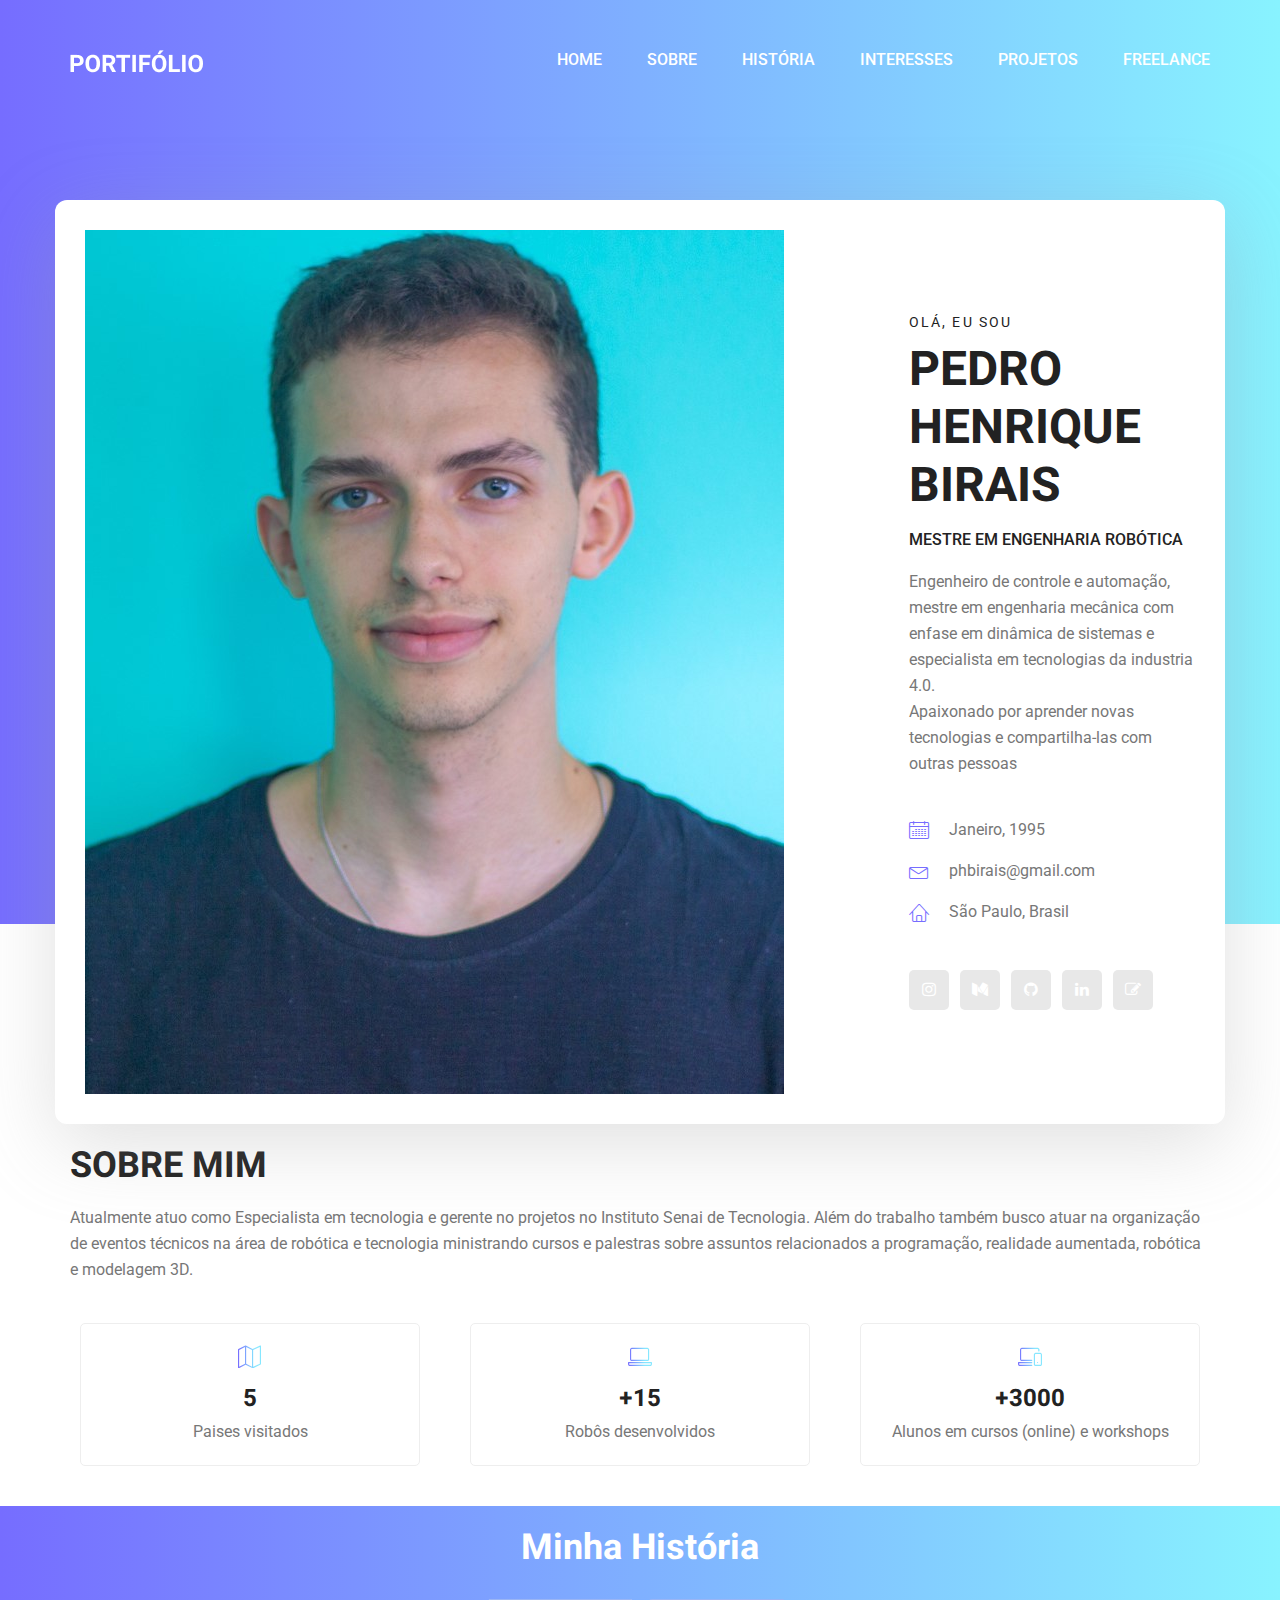
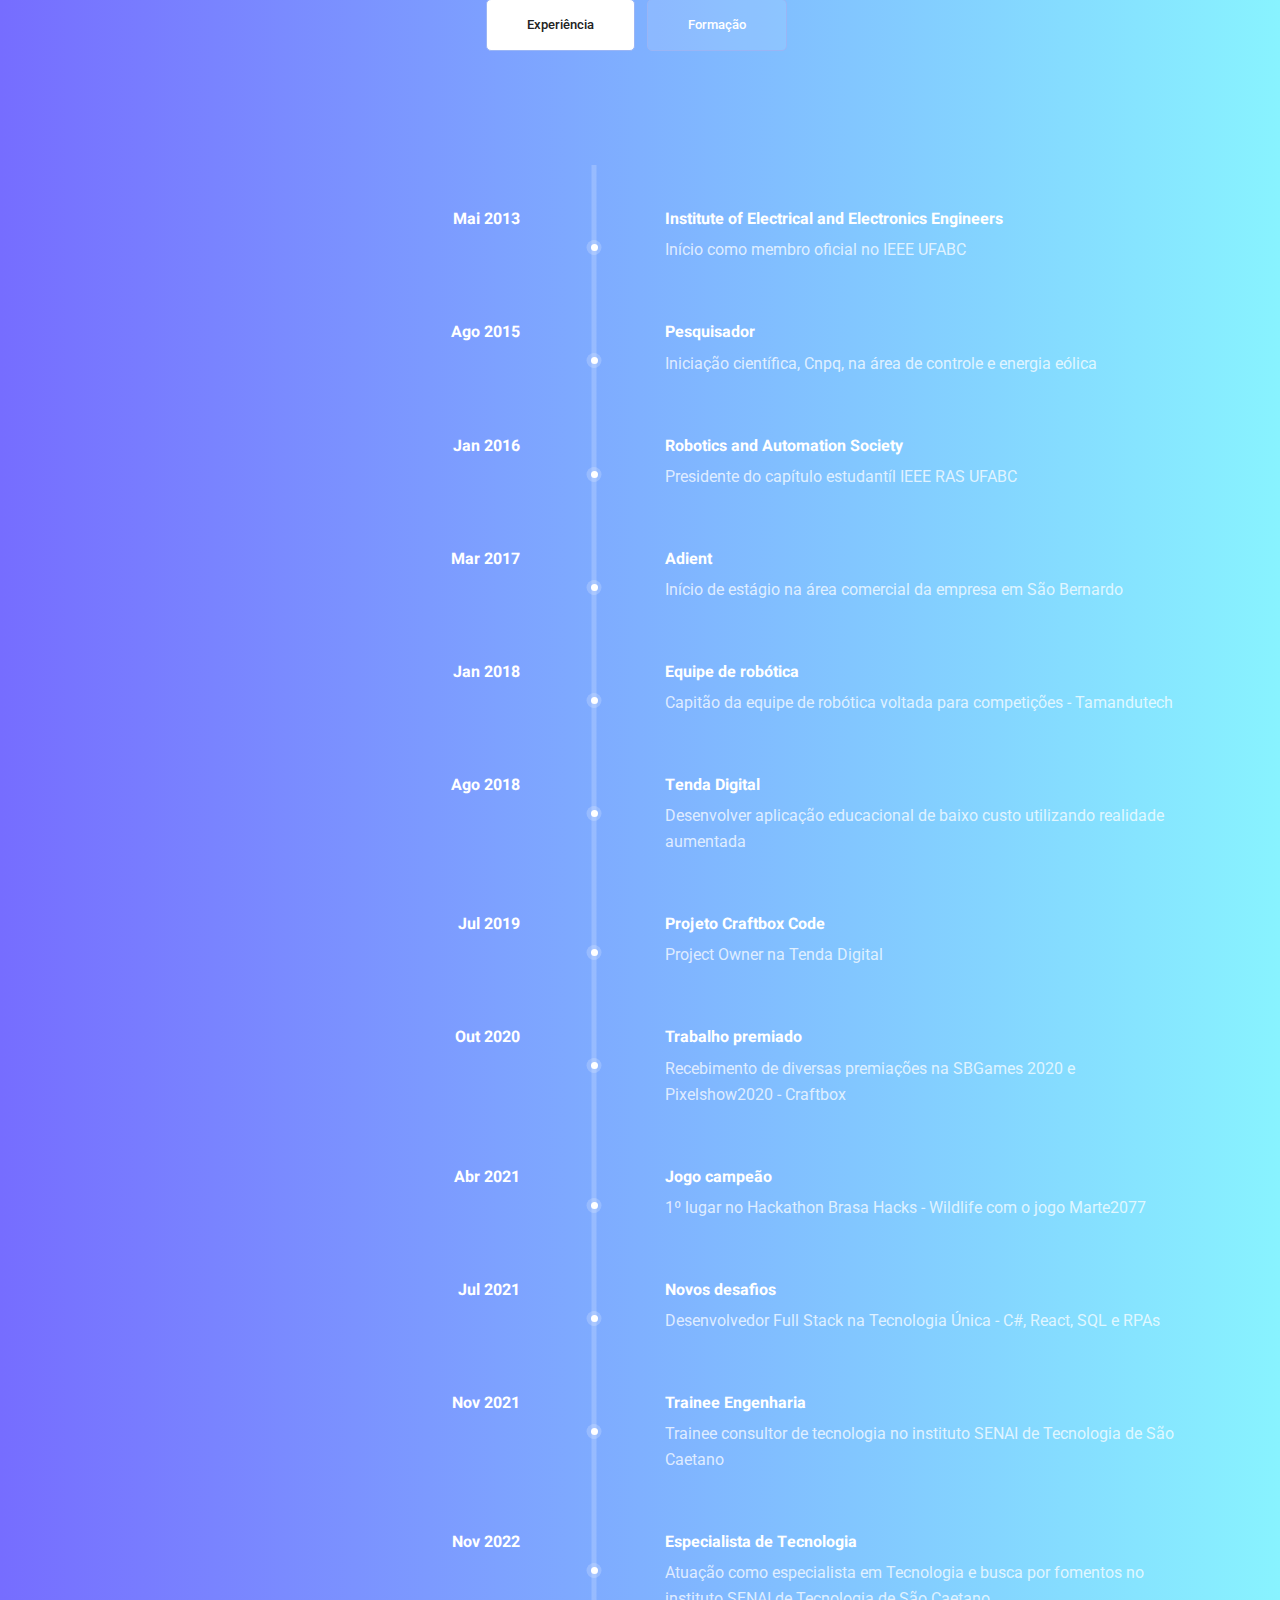
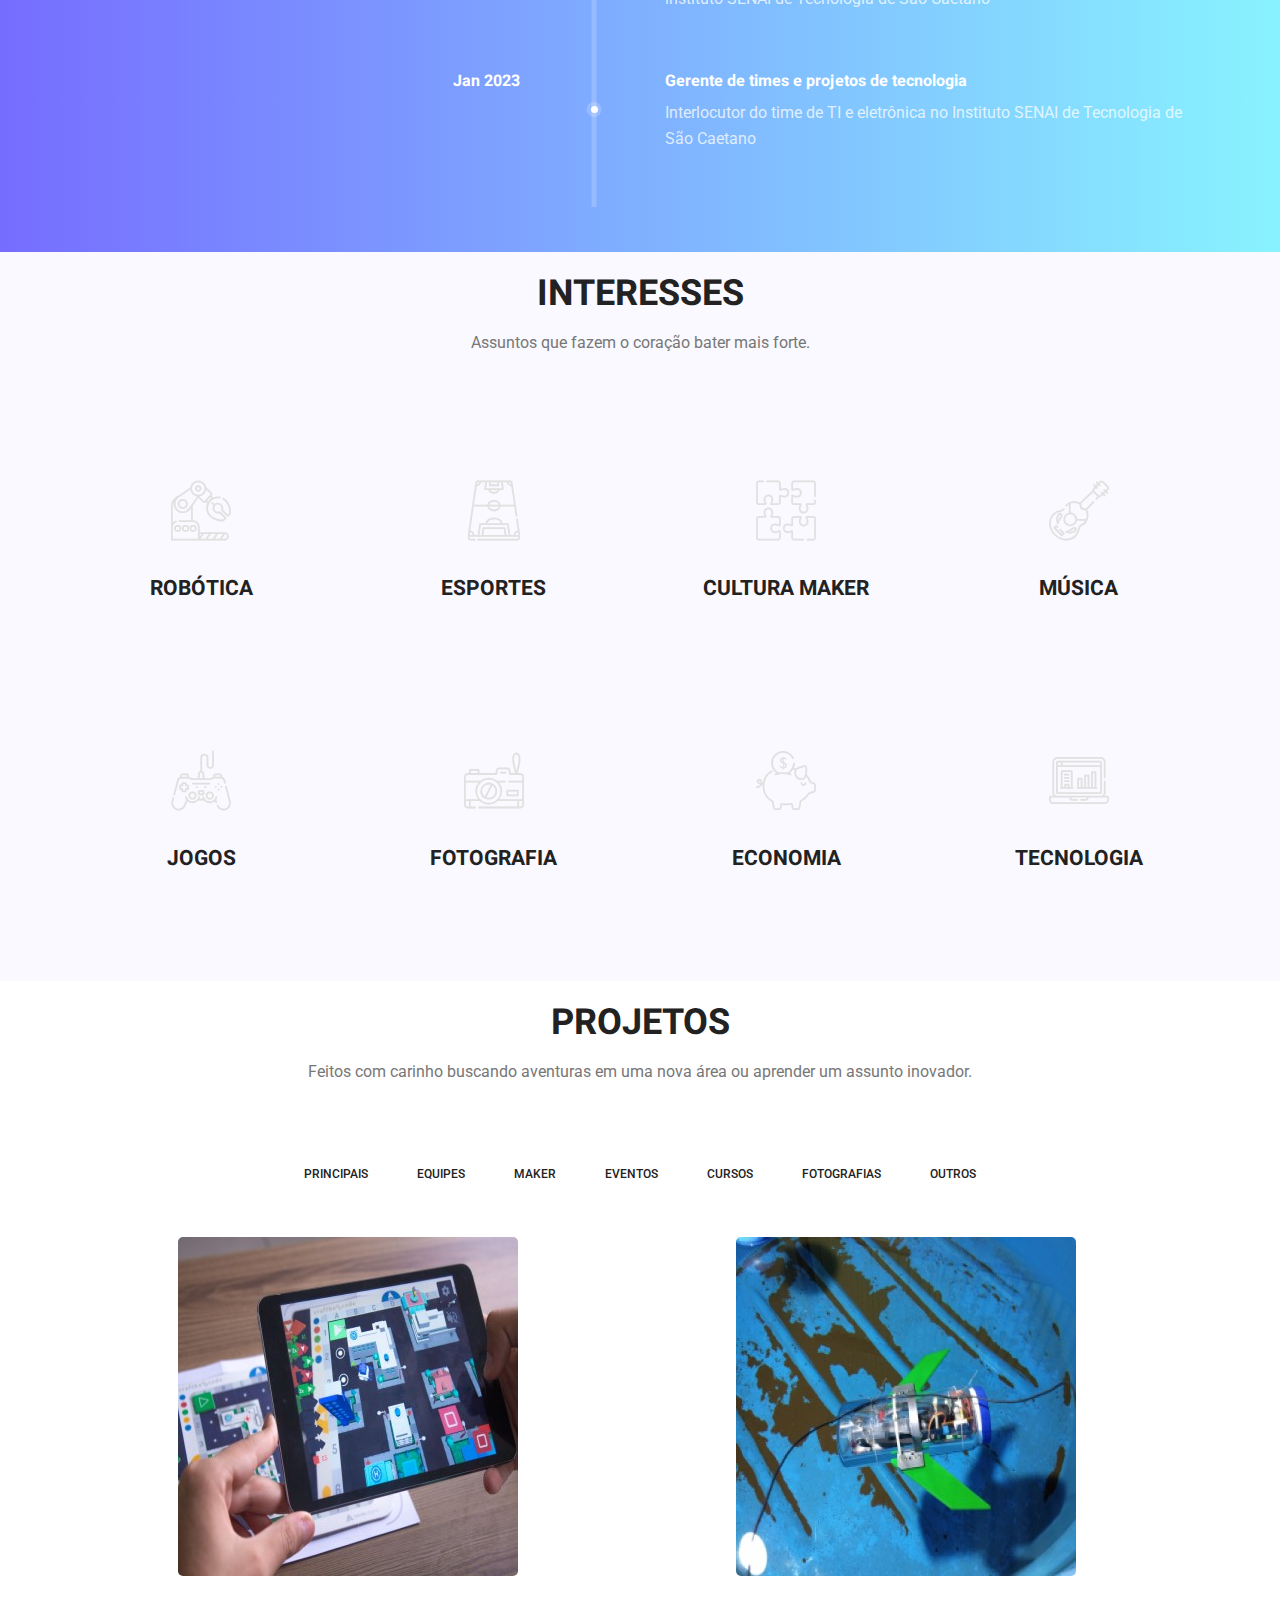
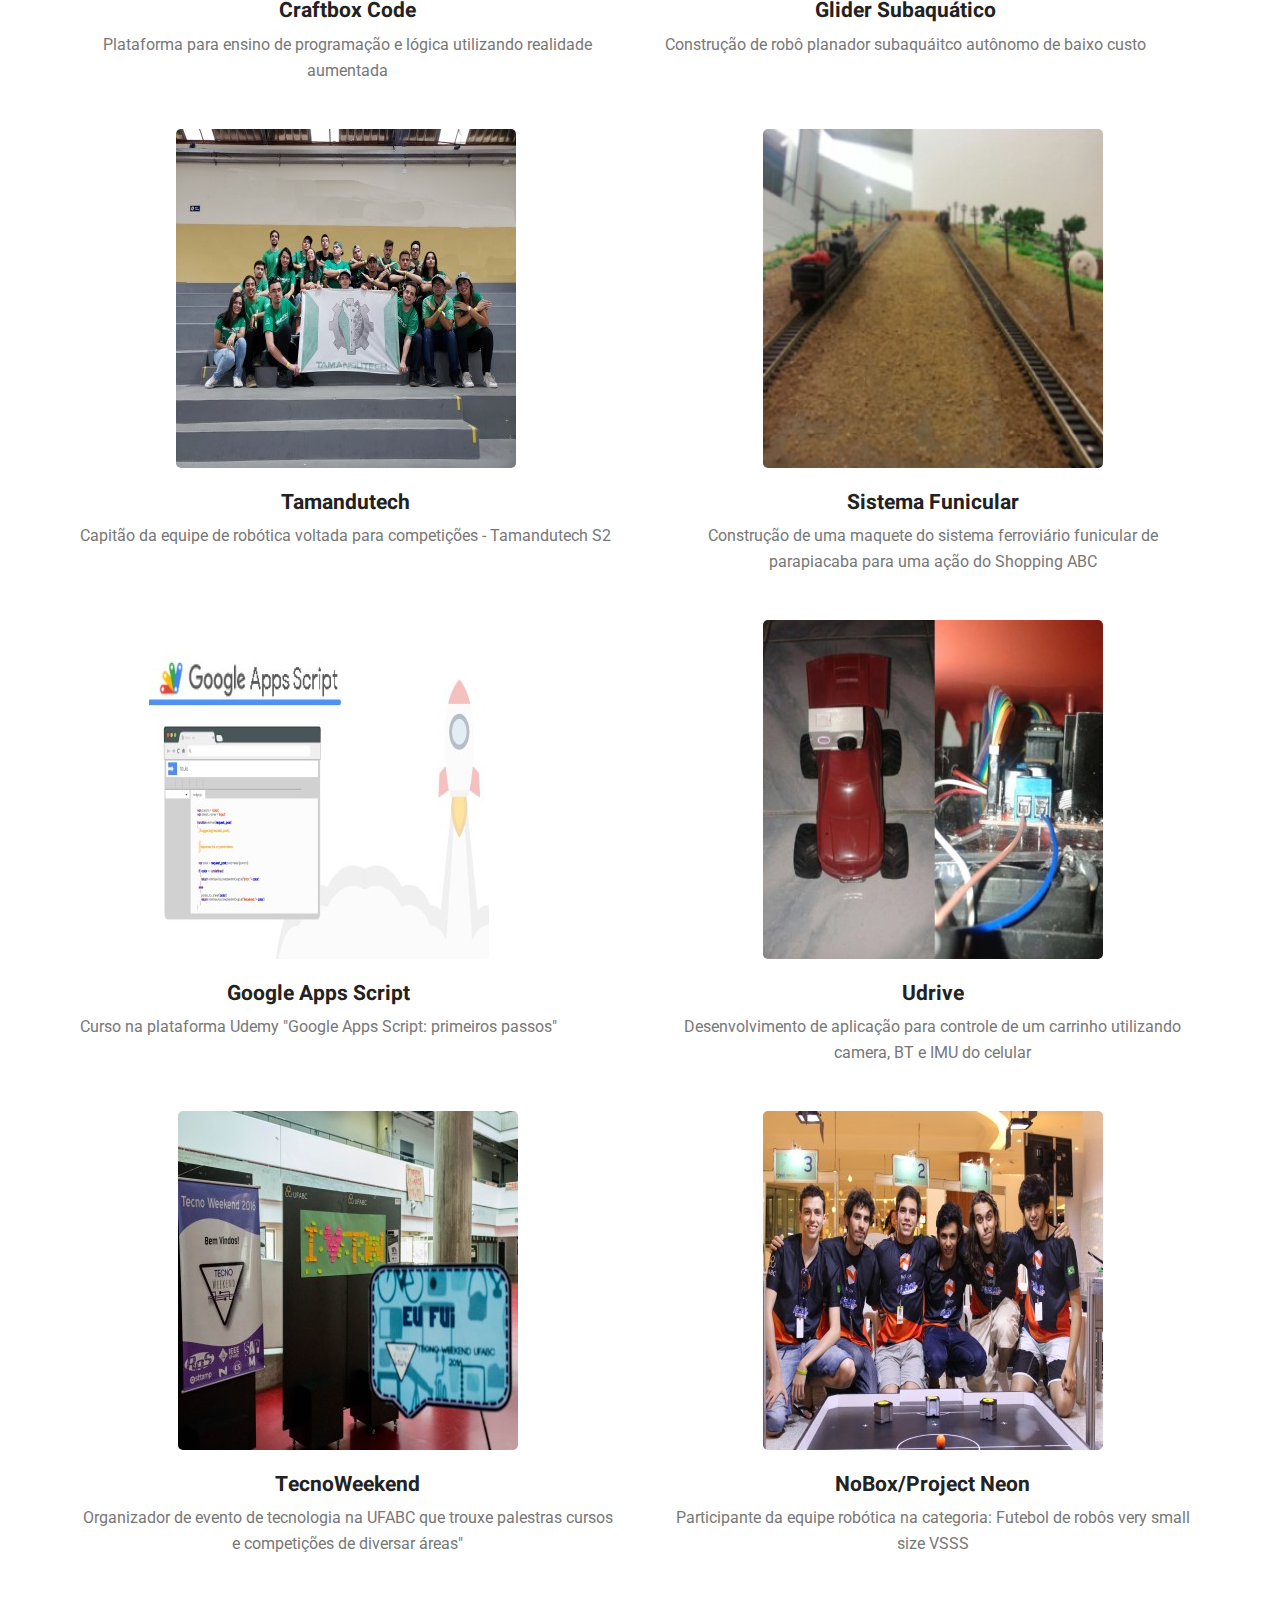
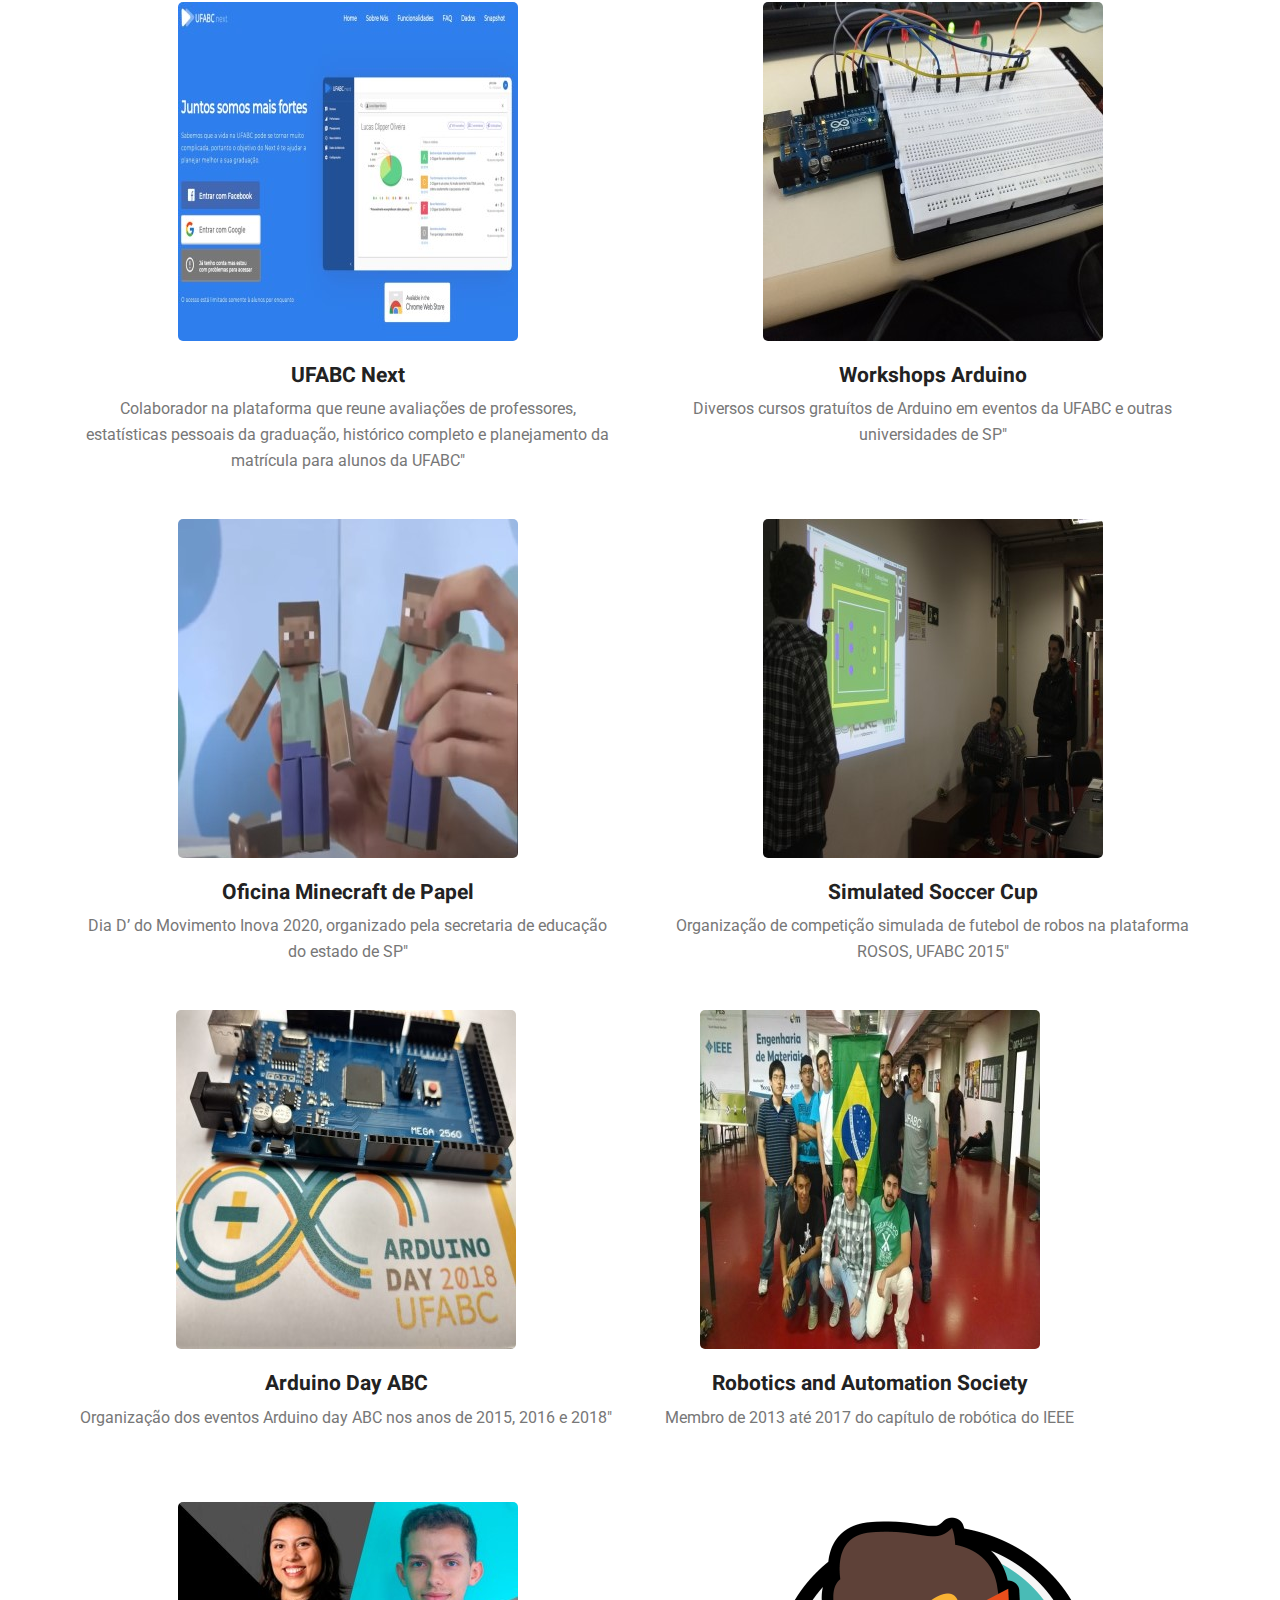
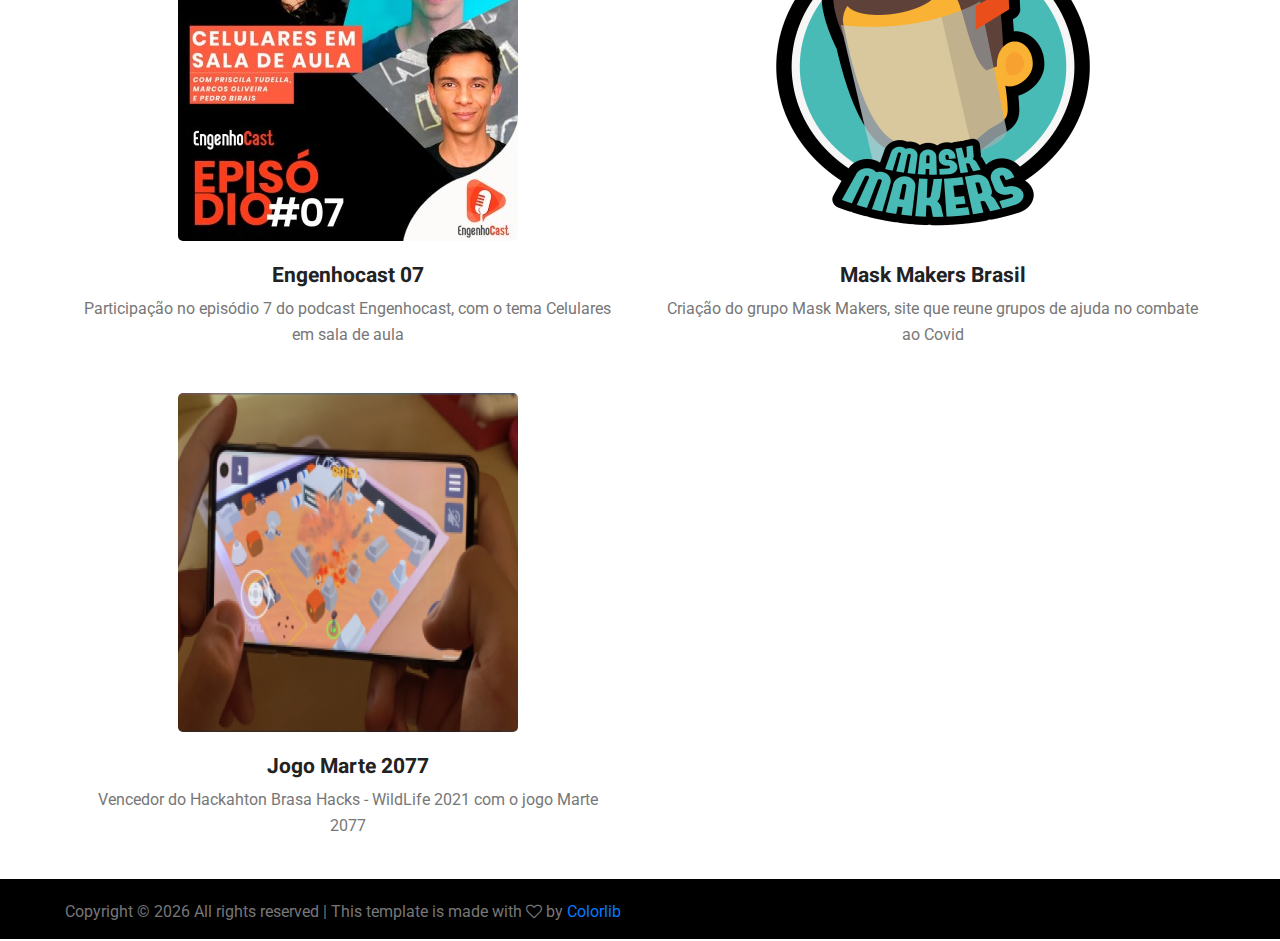
<file: index.html>
<!doctype html>
<html lang="en">

<head>
	<!-- Required meta tags -->
	<meta charset="utf-8">
	<meta http-equiv="x-ua-compatible" content="ie=edge">
	<meta name="description" content="Este portifólio mostra um pouco dos meus projetos e minha história.">
	<meta name="viewport" content="width=device-width, initial-scale=1, shrink-to-fit=no">
	<link rel="icon" href="img/logophb.png" type="image/png">

	<title>Portifólio Pedro Henrique Birais</title>
	<!-- Bootstrap CSS -->
	<link rel="stylesheet" href="css/bootstrap.css">
	<link rel="stylesheet" href="vendors/linericon/style.css">
	<link rel="stylesheet" href="css/font-awesome.min.css">
	<link rel="stylesheet" href="vendors/owl-carousel/owl.carousel.min.css">
	<link rel="stylesheet" href="vendors/lightbox/simpleLightbox.css">
	<link rel="stylesheet" href="vendors/nice-select/css/nice-select.css">
	<link rel="stylesheet" href="vendors/animate-css/animate.css">
	<link rel="stylesheet" href="vendors/popup/magnific-popup.css">
	<link rel="stylesheet" href="vendors/flaticon/flaticon.css">
	<link rel="stylesheet" href="vendors/flaticon2/flaticon.css">
	<!-- main css -->
	<link rel="stylesheet" href="css/style.css">
	<link rel="stylesheet" href="css/responsive.css">

	<meta property="og:title" content="Pedro H Birais">
	<meta property="og:description" content="Portifólio de projetos e trabalhos.">
	<meta property="og:image" content="https://phbirais.github.io/img/personal3.jpg">
	<meta property="og:url" content="https://phbirais.github.io/index.html">
</head>

<body>

	<!--================Header Menu Area =================-->
	<header class="header_area">
		<div class="main_menu">
			<nav class="navbar navbar-expand-lg navbar-light">
				<div class="container box_1620">
					<!-- Brand and toggle get grouped for better mobile display -->
					<a class="navbar-brand logo_h" href="index.html"><img src="img/HeaderMainLogo.png" alt=""></a>
					<button class="navbar-toggler" type="button" data-toggle="collapse" data-target="#navbarSupportedContent"
						aria-controls="navbarSupportedContent" aria-expanded="false" aria-label="Toggle navigation">
						<span class="icon-bar"></span>
						<span class="icon-bar"></span>
						<span class="icon-bar"></span>
					</button>
					<!-- Collect the nav links, forms, and other content for toggling -->
					<div class="collapse navbar-collapse offset" id="navbarSupportedContent">
						<ul class="nav navbar-nav menu_nav ml-auto">
							<li class="nav-item active"><a class="nav-link" href="index.html">Home</a></li>
							<li class="nav-item"><a class="nav-link" href="#sobre">Sobre</a></li>
							<!-- <li class="nav-item"><a class="nav-link" href="about-us.html">Sobre</a></li>  -->
							<li class="nav-item"><a class="nav-link" href="#historia">História</a></li>
							<!-- <li class="nav-item"><a class="nav-link" href="services.html">Interesses</a></li> -->
							<li class="nav-item"><a class="nav-link" href="#interesses">Interesses</a></li>
							<!--
								<li class="nav-item submenu dropdown">
									<a href="#" class="nav-link dropdown-toggle" data-toggle="dropdown" role="button" aria-haspopup="true" aria-expanded="false">Projetos</a>
									<ul class="dropdown-menu">
										<li class="nav-item"><a class="nav-link" href="portfolio.html">Portfolio</a></li>
										<li class="nav-item"><a class="nav-link" href="elements.html">Elements</a></li>
									</ul>
								</li> 
								-->
							<!--
								<li class="nav-item submenu dropdown">
									<a href="#" class="nav-link dropdown-toggle" data-toggle="dropdown" role="button" aria-haspopup="true" aria-expanded="false">Blog</a>
									<ul class="dropdown-menu">
										<li class="nav-item"><a class="nav-link" href="blog.html">Blog</a></li>
										<li class="nav-item"><a class="nav-link" href="single-blog.html">Blog Details</a></li>
									</ul>
								</li> -->
							<li class="nav-item"><a class="nav-link" href="#projetos">Projetos</a></li>
							<li class="nav-item"><a class="nav-link" href="services.html">Freelance</a></li>

							<!-- TRADUTOR
								<div id="google_translate_element"></div>
									<script>
									function googleTranslateElementInit() {
										new google.translate.TranslateElement({
										pageLanguage: 'pt-br'
										}, 'google_translate_element');

									}
									</script>
									<script src="//translate.google.com/translate_a/element.js?cb=googleTranslateElementInit"></script> -->
						</ul>
					</div>
				</div>
			</nav>
		</div>
	</header>
	<!--================Header Menu Area =================-->

	<!--================Home Banner Area =================-->
	<section class="home_banner_area">
		<div class="container box_1620">
			<div class="banner_inner d-flex align-items-center">
				<div class="banner_content">
					<div class="media">
						<div class="d-flex">
							<img src="img/personal3.jpg" alt="">
						</div>
						<div class="media-body">
							<div class="personal_text">
								<h6>Olá, eu sou </h6>
								<h3>Pedro Henrique Birais</h3>
								<h4> Mestre em engenharia robótica</h4>
								<p> Engenheiro de controle e automação, mestre em engenharia mecânica com enfase em dinâmica de sistemas e especialista em tecnologias da industria 4.0.
									<br>Apaixonado por aprender novas tecnologias e compartilha-las com outras pessoas</p>
								<ul class="list basic_info">
									<li><a href="#"><i class="lnr lnr-calendar-full"></i> Janeiro, 1995</a></li>
									<!--<li><a href="#"><i class="lnr lnr-phone-handset"></i> 44 (012) 6954 783</a></li> -->
									<li><a href="#"><i class="lnr lnr-envelope"></i> phbirais@gmail.com</a></li>
									<li><a href="#"><i class="lnr lnr-home"></i> São Paulo, Brasil</a></li>
								</ul>
								<ul class="list personal_social">
									<li><a href="https://www.instagram.com/phbirais/" target="_blank"><i class="fa fa-instagram"></i></a>
									</li>
									<li><a href="https://medium.com/@phbirais" target="_blank"><i class="fa fa-medium"></i></a></li>
									<li><a href="https://github.com/phBirais" target="_blank"><i class="fa fa-github"></i></a></li>
									<li><a href="https://www.linkedin.com/in/phbirais/" target="_blank"><i class="fa fa-linkedin"></i></a>
									</li>
									<li><a href="http://lattes.cnpq.br/3886390879265130" target="_blank"><i
												class="fa fa-pencil-square-o "></i></a></li>
								</ul>
							</div>
						</div>
					</div>
				</div>
			</div>
		</div>
	</section>
	<!--================End Home Banner Area =================-->

	<!--================Welcome Area =================-->
	<section class="welcome_area p_120" id="sobre">
		<div class="container">
			<!-- <div class="row welcome_inner">
        			<div class="col-lg-6"> -->
			<div class="welcome_text">
				<h4>Sobre mim</h4>
				<p> Atualmente atuo como Especialista em tecnologia e gerente no projetos no Instituto Senai de Tecnologia. 
					Além do trabalho também busco atuar na organização de eventos técnicos na área de robótica e tecnologia ministrando cursos e palestras sobre assuntos relacionados a programação, realidade aumentada, robótica e modelagem 3D.</p>
				<div class="row">
					<div class="col-md-4">
						<div class="wel_item">
							<i class="lnr lnr-map"></i>
							<h4>5</h4>
							<p>Paises visitados</p>
						</div>
					</div>
					<div class="col-md-4">
						<div class="wel_item">
							<i class="lnr lnr-laptop"></i>
							<h4>+15</h4>
							<p>Robôs desenvolvidos</p>
						</div>
					</div>
					<div class="col-md-4">
						<div class="wel_item">
							<i class="lnr lnr-laptop-phone"></i>
							<h4>+3000</h4>
							<p>Alunos em cursos (online) e workshops</p>
						</div>
					</div>
				</div>
			</div>
			<!--</div>
					
        			<div class="col-lg-6">
        				<div class="tools_expert">
        					<div class="skill_main">
								<div class="skill_item">
									<h4>After Effects <span class="counter">85</span>%</h4>
									<div class="progress_br">
										<div class="progress">
											<div class="progress-bar" role="progressbar" aria-valuenow="85" aria-valuemin="0" aria-valuemax="100"></div>
										</div>
									</div>
								</div>
								<div class="skill_item">
									<h4>Photoshop <span class="counter">90</span>%</h4>
									<div class="progress_br">
										<div class="progress">
											<div class="progress-bar" role="progressbar" aria-valuenow="90" aria-valuemin="0" aria-valuemax="100"></div>
										</div>
									</div>
								</div>
								<div class="skill_item">
									<h4>Illustrator <span class="counter">70</span>%</h4>
									<div class="progress_br">
										<div class="progress">
											<div class="progress-bar" role="progressbar" aria-valuenow="70" aria-valuemin="0" aria-valuemax="100"></div>
										</div>
									</div>
								</div>
								<div class="skill_item">
									<h4>Sublime <span class="counter">95</span>%</h4>
									<div class="progress_br">
										<div class="progress">
											<div class="progress-bar" role="progressbar" aria-valuenow="95" aria-valuemin="0" aria-valuemax="100"></div>
										</div>
									</div>
								</div>
								<div class="skill_item">
									<h4>Sketch <span class="counter">75</span>%</h4>
									<div class="progress_br">
										<div class="progress">
											<div class="progress-bar" role="progressbar" aria-valuenow="75" aria-valuemin="0" aria-valuemax="100"></div>
										</div>
									</div>
								</div>
							</div>
        				</div>
        			</div>
					-->
			<!--	</div>-->
		</div>
	</section>
	<!--================End Welcome Area =================-->

	<!--================Skills  Area =================-
		<section class="welcome_area p_120" id="sobre">
        	<div class="container">
				 <div class="row welcome_inner">
				<--========== Primeira coluna de skilss ->
					<div class="col-lg-6"> 
						<div class="tools_expert">
							<div class="skill_main">
								<div class="skill_item">
									<h4>Unity <span class="counter">85</span>%</h4>
									<div class="progress_br">
										<div class="progress">
											<div class="progress-bar" role="progressbar" aria-valuenow="85" aria-valuemin="0" aria-valuemax="100"></div>
										</div>
									</div>
								</div>
								<div class="skill_item">
									<h4>Realidade Aumentada <span class="counter">90</span>%</h4>
									<div class="progress_br">
										<div class="progress">
											<div class="progress-bar" role="progressbar" aria-valuenow="90" aria-valuemin="0" aria-valuemax="100"></div>
										</div>
									</div>
								</div>
								<div class="skill_item">
									<h4> Modelagem 3D <span class="counter">70</span>%</h4>
									<div class="progress_br">
										<div class="progress">
											<div class="progress-bar" role="progressbar" aria-valuenow="70" aria-valuemin="0" aria-valuemax="100"></div>
										</div>
									</div>
								</div>
								<div class="skill_item">
									<h4> Robótica <span class="counter">95</span>%</h4>
									<div class="progress_br">
										<div class="progress">
											<div class="progress-bar" role="progressbar" aria-valuenow="95" aria-valuemin="0" aria-valuemax="100"></div>
										</div>
									</div>
								</div>
								<div class="skill_item">
									<h4> C# <span class="counter">75</span>%</h4>
									<div class="progress_br">
										<div class="progress">
											<div class="progress-bar" role="progressbar" aria-valuenow="75" aria-valuemin="0" aria-valuemax="100"></div>
										</div>
									</div>
								</div>
							</div>					
						</div>
					</div>
		!--========== Fim da Primeira coluna de skilss -->
	<!--========== Segunda coluna de skilss ->
					<div class="col-lg-6"> 
						<div class="tools_expert">
							<div class="skill_main">
								<div class="skill_item">
									<h4>Microsoft Office & Google Tools <span class="counter">85</span>%</h4>
									<div class="progress_br">
										<div class="progress">
											<div class="progress-bar" role="progressbar" aria-valuenow="85" aria-valuemin="0" aria-valuemax="100"></div>
										</div>
									</div>
								</div>
								<div class="skill_item">
									<h4> Google Apps Script <span class="counter">90</span>%</h4>
									<div class="progress_br">
										<div class="progress">
											<div class="progress-bar" role="progressbar" aria-valuenow="90" aria-valuemin="0" aria-valuemax="100"></div>
										</div>
									</div>
								</div>
								<div class="skill_item">
									<h4> PowerBI <span class="counter">70</span>%</h4>
									<div class="progress_br">
										<div class="progress">
											<div class="progress-bar" role="progressbar" aria-valuenow="70" aria-valuemin="0" aria-valuemax="100"></div>
										</div>
									</div>
								</div>
								<div class="skill_item">
									<h4> Python <span class="counter">95</span>%</h4>
									<div class="progress_br">
										<div class="progress">
											<div class="progress-bar" role="progressbar" aria-valuenow="95" aria-valuemin="0" aria-valuemax="100"></div>
										</div>
									</div>
								</div>
								<div class="skill_item">
									<h4> Data Science <span class="counter">75</span>%</h4>
									<div class="progress_br">
										<div class="progress">
											<div class="progress-bar" role="progressbar" aria-valuenow="75" aria-valuemin="0" aria-valuemax="100"></div>
										</div>
									</div>
								</div>
							</div>					
						</div>
					</div>
			!--========== Fim da Segunda coluna de skilss ->
			 	</div> 
			</div> 
        </section>
  !--================End Skills Area =================-->



	<!--================My Tabs Area =================-->
	<section class="mytabs_area p_120" id="historia">
		<div class="container">
			<div class="tabs_inner">
				<ul class="nav nav-tabs" id="myTab" role="tablist">
					<div class="title text-center">
						<h1 class="mb-10" style="color:white; margin-bottom: 30px"> Minha História</h1>
					</div>
					<li class="nav-item">
						<a class="nav-link active" id="home-tab" data-toggle="tab" href="#home" role="tab" aria-controls="home"
							aria-selected="true">Experiência</a>
					</li>
					<li class="nav-item">
						<a class="nav-link" id="profile-tab" data-toggle="tab" href="#profile" role="tab" aria-controls="profile"
							aria-selected="false">Formação</a>
					</li>
				</ul>
				<div class="tab-content" id="myTabContent">
					<div class="tab-pane fade show active" id="home" role="tabpanel" aria-labelledby="home-tab">
						<ul class="list">
							<li>
								<span></span>
								<div class="media">
									<div class="col-5">
										<h5 align="right" style="color:white"> Mai 2013</h5>
									</div>
									<div class="media-body offset-1 col-6">
										<h5 style="color: white"> Institute of Electrical and Electronics Engineers </h5>
										<p> Início como membro oficial no IEEE UFABC</p>
									</div>
								</div>
							</li>
							<li>
								<span></span>
								<div class="media">
									<div class="col-5">
										<h5 align="right" style="color:white"> Ago 2015</h5>
									</div>
									<div class="media-body offset-1 col-6">
										<h5 style="color: white">Pesquisador</h5>
										<p>Iniciação científica, Cnpq, na área de controle e energia eólica</p>
									</div>
								</div>
							</li>
							<li>
								<span></span>
								<div class="media">
									<div class="col-5">
										<h5 align="right" style="color:white"> Jan 2016</h5>
									</div>
									<div class="media-body offset-1 col-6">
										<h5 style="color: white">Robotics and Automation Society</h5>
										<p>Presidente do capítulo estudantíl IEEE RAS UFABC</p>
									</div>
								</div>
							</li>
							<li>
								<span></span>
								<div class="media">
									<div class="col-5">
										<h5 align="right" style="color:white"> Mar 2017</h5>
									</div>
									<div class="media-body offset-1 col-6">
										<h5 style="color: white">Adient</h5>
										<p>Início de estágio na área comercial da empresa em São Bernardo</p>
									</div>
								</div>
							</li>
							<li>
								<span></span>
								<div class="media">
									<div class="col-5">
										<h5 align="right" style="color:white"> Jan 2018</h5>
									</div>
									<div class="media-body offset-1 col-6">
										<h5 style="color: white">Equipe de robótica</h5>
										<p>Capitão da equipe de robótica voltada para competições - Tamandutech</p>
									</div>
								</div>
							</li>
							<li>
								<span></span>
								<div class="media">
									<div class="col-5">
										<h5 align="right" style="color:white"> Ago 2018</h5>
									</div>
									<div class="media-body offset-1 col-6">
										<h5 style="color: white">Tenda Digital</h5>
										<p>Desenvolver aplicação educacional de baixo custo utilizando realidade aumentada</p>
									</div>
								</div>
							</li>
							<li>
								<span></span>
								<div class="media">
									<div class="col-5">
										<h5 align="right" style="color:white"> Jul 2019</h5>
									</div>
									<div class="media-body offset-1 col-6">
										<h5 style="color: white"> Projeto Craftbox Code </h5>
										<p>Project Owner na Tenda Digital</p>
									</div>
								</div>
							</li>
							<li>
								<span></span>
								<div class="media">
									<div class="col-5">
										<h5 align="right" style="color:white"> Out 2020</h5>
									</div>
									<div class="media-body offset-1 col-6">
										<h5 style="color: white"> Trabalho premiado </h5>
										<p> Recebimento de diversas premiações na SBGames 2020 e Pixelshow2020 - Craftbox</p>
									</div>
								</div>
							</li>
							<li>
								<span></span>
								<div class="media">
									<div class="col-5">
										<h5 align="right" style="color:white"> Abr 2021</h5>
									</div>
									<div class="media-body offset-1 col-6">
										<h5 style="color: white"> Jogo campeão </h5>
										<p> 1º lugar no Hackathon Brasa Hacks - Wildlife com o jogo Marte2077</p>
									</div>
								</div>
							</li>
							<li>
								<span></span>
								<div class="media">
									<div class="col-5">
										<h5 align="right" style="color:white"> Jul 2021</h5>
									</div>
									<div class="media-body offset-1 col-6">
										<h5 style="color: white"> Novos desafios </h5>
										<p> Desenvolvedor Full Stack na Tecnologia Única - C#, React, SQL e RPAs</p>
									</div>
								</div>
							</li>
							<li>
								<span></span>
								<div class="media">
									<div class="col-5">
										<h5 align="right" style="color:white"> Nov 2021</h5>
									</div>
									<div class="media-body offset-1 col-6">
										<h5 style="color: white"> Trainee Engenharia</h5>
										<p> Trainee consultor de tecnologia no instituto SENAI de Tecnologia de São Caetano</p>
									</div>
								</div>
							</li>
							<li>
								<span></span>
								<div class="media">
									<div class="col-5">
										<h5 align="right" style="color:white"> Nov 2022</h5>
									</div>
									<div class="media-body offset-1 col-6">
										<h5 style="color: white"> Especialista de Tecnologia </h5>
										<p> Atuação como especialista em Tecnologia e busca por fomentos no instituto SENAI de Tecnologia de São Caetano</p>
									</div>
								</div>
							</li>
							<li>
								<span></span>
								<div class="media">
									<div class="col-5">
										<h5 align="right" style="color:white"> Jan 2023</h5>
									</div>
									<div class="media-body offset-1 col-6">
										<h5 style="color: white"> Gerente de times e projetos de tecnologia </h5>
										<p> Interlocutor do time de TI e eletrônica no Instituto SENAI de Tecnologia de São Caetano</p>
									</div>
								</div>
							</li>
						</ul>
					</div>
					<!-- ------------------------------------------ Painel Educação -------------------------------------------------------------------->
					<div class="tab-pane fade" id="profile" role="tabpanel" aria-labelledby="profile-tab">
						<ul class="list">
							<li>
								<span></span>
								<div class="media">
									<div class="col-5">
										<h5 align="right" style="color:white"> Dez 2012</h5>
									</div>
									<div class="media-body offset-1 col-6">
										<h5 style="color: white">ETEC Jorge Street</h5>
										<p>Formação de técnico em mecatrônica</p>
									</div>
								</div>
							</li>
							<li>
								<span></span>
								<div class="media">
									<div class="col-5">
										<h5 align="right" style="color:white"> Jun 2013</h5>
									</div>
									<div class="media-body offset-1 col-6">
										<h5 style="color: white">Universidade Federal do ABC</h5>
										<p>Ingresso no Bacharelado de ciências e tecnologia</p>
									</div>
								</div>
							</li>
							<li>
								<span></span>
								<div class="media">
									<div class="col-5">
										<h5 align="right" style="color:white"> Jun 2016</h5>
									</div>
									<div class="media-body offset-1 col-6">
										<h5 style="color: white">Primeira Graduação</h5>
										<p>Graduado como bacharel em ciência e tecnologias</p>
									</div>
								</div>
							</li>
							<li>
								<span></span>
								<div class="media">
									<div class="col-5">
										<h5 align="right" style="color:white"> Set 2016</h5>
									</div>
									<div class="media-body offset-1 col-6">
										<h5 style="color: white">Iniciação Ciêntifica</h5>
										<p>publicação e apresentação do projeto "Análise e simulação de gerador síncrono conectado à rede
											elétrica aplicado em sistemas de geração eólica"</p>
									</div>
								</div>
							</li>
							<li>
								<span></span>
								<div class="media">
									<div class="col-5">
										<h5 align="right" style="color:white"> Jun 2018</h5>
									</div>
									<div class="media-body offset-1 col-6">
										<h5 style="color: white">Segunda Graduação</h5>
										<p>Graduado em Engenharia de Instrumentação, Automação e Robótica</p>
									</div>
								</div>
							</li>
							<li>
								<span></span>
								<div class="media">
									<div class="col-5">
										<h5 align="right" style="color:white"> Nov 2018</h5>
									</div>
									<div class="media-body offset-1 col-6">
										<h5 style="color: white">Mostra Nacional de Robótica</h5>
										<p>Apresentação do projeto "Glider subaquático autônomo de baixo custo na MNR-2018</p>
									</div>
								</div>
							</li>
							<li>
								<span></span>
								<div class="media">
									<div class="col-5">
										<h5 align="right" style="color:white"> Dez 2020 </h5>
									</div>
									<div class="media-body offset-1 col-6">
										<h5 style="color: white">Virar um mestre</h5>
										<p>Início dos estudos no Mestrado em Engenharia mecânica com enfase em dinâmica de sistemas</p>
									</div>
								</div>
							</li>
							<li>
								<span></span>
								<div class="media">
									<div class="col-5">
										<h5 align="right" style="color:white"> Abr 2023 </h5>
									</div>
									<div class="media-body offset-1 col-6">
										<h5 style="color: white">Mestre em Engenharia Robótica</h5>
										<p>Conclusão do mestrado com o projeto "Plaatforma de realidade aumentada para simulação e estimação de trajetória de robôs móveis por fusão sensorial"</p>
									</div>
								</div>
							</li>
						</ul>
					</div>
				</div>
			</div>
		</div>
	</section>
	<!--================End My Tabs Area =================-->

	<!--================Feature Area =================-->
	<section class="feature_area p_120" id="interesses">
		<div class="container">
			<div class="main_title">
				<h2>Interesses</h2>
				<p>Assuntos que fazem o coração bater mais forte.</p>
			</div>
			<div class="feature_inner row">
				<div class="col-lg-3 col-md-3">
					<div class="feature_item">
						<i class="flaticon-industrial-robot"></i>
						<h4>Robótica</h4>
						<!-- <p>If you are looking at blank cassettes on the web, you may be very confused at the difference in price. You may see some for as low as $17 each.</p> -->
					</div>
				</div>

				<div class="col-lg-3 col-md-3">
					<div class="feature_item">
						<i class="flaticon-soccer-field"></i>
						<h4>Esportes</h4>
						<!-- <p>If you are looking at blank cassettes on the web, you may be very confused at the difference in price. You may see some for as low as $17 each.</p> -->
					</div>
				</div>

				<div class="col-lg-3 col-md-3">
					<div class="feature_item">
						<i class="flaticon-team-work"></i>
						<h4>Cultura Maker</h4>
						<!-- <p>If you are looking at blank cassettes on the web, you may be very confused at the difference in price. You may see some for as low as $17 each.</p> -->
					</div>
				</div>

				<div class="col-lg-3 col-md-3">
					<div class="feature_item">
						<i class="flaticon-ukulele"></i>
						<h4>Música</h4>
						<!-- <p>If you are looking at blank cassettes on the web, you may be very confused at the difference in price. You may see some for as low as $17 each.</p> -->
					</div>
				</div>

				<div class="col-lg-3 col-md-3">
					<div class="feature_item">
						<i class="flaticon-games"></i>
						<h4>Jogos</h4>
						<!-- <p>If you are looking at blank cassettes on the web, you may be very confused at the difference in price. You may see some for as low as $17 each.</p> -->
					</div>
				</div>

				<div class="col-lg-3 col-md-3">
					<div class="feature_item">
						<i class="flaticon-photo-camera"></i>
						<h4>Fotografia</h4>
						<!-- <p>If you are looking at blank cassettes on the web, you may be very confused at the difference in price. You may see some for as low as $17 each.</p> -->
					</div>
				</div>

				<div class="col-lg-3 col-md-3">
					<div class="feature_item">
						<i class="flaticon-piggy-bank"></i>
						<h4>Economia</h4>
						<!-- <p>If you are looking at blank cassettes on the web, you may be very confused at the difference in price. You may see some for as low as $17 each.</p> -->
					</div>
				</div>

				<div class="col-lg-3 col-md-3">
					<div class="feature_item">
						<i class="flaticon-analytics"></i>
						<h4>Tecnologia</h4>
						<!-- <p>If you are looking at blank cassettes on the web, you may be very confused at the difference in price. You may see some for as low as $17 each.</p> -->
					</div>
				</div>

			</div>
		</div>
	</section>
	<!--================End Feature Area =================-->

	<!--================Home Gallery Area =================-->
	<section class="home_gallery_area p_120" id="projetos">
		<div class="container">
			<div class="main_title">
				<h2>Projetos</h2>
				<p>Feitos com carinho buscando aventuras em uma nova área ou aprender um assunto inovador.</p>
			</div>
			<div class="isotope_fillter">
				<ul class="gallery_filter list">
					<!-- <li class="active" data-filter=".system"><a href="#">Sistemas</a></li> -->
					<li data-filter=".main"><a href="#">Principais</a></li>
					<li data-filter=".teams"><a href="#">Equipes</a></li>
					<li data-filter=".maker"><a href="#">Maker</a></li>
					<li data-filter=".event"><a href="#">Eventos</a></li>
					<li data-filter=".course"><a href="#">Cursos</a></li>
					<li data-filter=".photo"><a href="#">Fotografias</a></li>
					<li data-filter=".others"><a href="#">Outros</a></li>
				</ul>
			</div>
		</div>
		<div class="container">
			<div class="gallery_f_inner row imageGallery1">
				<div class="col-lg-4 col-md-4 col-sm-6 main">
					<div class="h_gallery_item">
						<div class="g_img_item">
							<img class="img-fluid" src="img/gallery/craftboxMini.jpg" alt="">
							<a class="light" href="img/gallery/craftbox.jpg"><img src="img/gallery/icon.png" alt=""></a>
						</div>
						<div class="g_item_text">
							<a href="https://craftbox.digital/" target="_blank">
								<h4>Craftbox Code</h4>
							</a>
							<p>Plataforma para ensino de programação e lógica utilizando realidade aumentada</p>
						</div>
					</div>
				</div>

				<div class="col-lg-4 col-md-4 col-sm-6 main maker">
					<div class="h_gallery_item">
						<div class="g_img_item">
							<img class="img-fluid" src="img/gallery/gliderMini.jpg" alt="">
							<a class="light" href="img/gallery/glider.jpg"><img src="img/gallery/icon.png" alt=""></a>
						</div>
						<div class="g_item_text">
							<a href="http://200.145.27.212/MNR/mostravirtual/interna.php?id=25872" target="_blank">
								<h4>Glider Subaquático</h4>
							</a>
							<p>Construção de robô planador subaquáitco autônomo de baixo custo</p>
						</div>
					</div>
				</div>

				<div class="col-lg-4 col-md-4 col-sm-6 teams">
					<div class="h_gallery_item">
						<div class="g_img_item">
							<img class="img-fluid" src="img/gallery/tamandutechMini.jpg" alt="">
							<a class="light" href="img/gallery/tamandutech.jpg"><img src="img/gallery/icon.png" alt=""></a>
						</div>
						<div class="g_item_text">
							<a href="https://tamandutech.com/" target="_blank">
								<h4>Tamandutech</h4>
							</a>
							<p>Capitão da equipe de robótica voltada para competições - Tamandutech S2</p>
						</div>
					</div>
				</div>

				<div class="col-lg-4 col-md-4 col-sm-6 maker">
					<div class="h_gallery_item">
						<div class="g_img_item">
							<img class="img-fluid" src="img/gallery/maquete.jpg" alt="">
							<a class="light" href="img/gallery/maquete_full.jpg"><img src="img/gallery/icon.png" alt=""></a>
						</div>
						<div class="g_item_text">
							<a href="https://www.youtube.com/watch?v=ggHpH8OCvx0" target="_blank">
								<h4> Sistema Funicular</h4>
							</a>
							<p>Construção de uma maquete do sistema ferroviário funicular de parapiacaba para uma ação do Shopping ABC
							</p>
						</div>
					</div>
				</div>

				<div class="col-lg-4 col-md-4 col-sm-6 course">
					<div class="h_gallery_item">
						<div class="g_img_item">
							<img class="img-fluid" src="img/gallery/udemyMini.jpg" alt="">
							<a class="light" href="img/gallery/udemy.jpg"><img src="img/gallery/icon.png" alt=""></a>
						</div>
						<div class="g_item_text">
							<a href="https://www.udemy.com/course/google-apps-scripts/" target="_blank">
								<h4>Google Apps Script</h4>
							</a>
							<p>Curso na plataforma Udemy "Google Apps Script: primeiros passos"</p>
						</div>
					</div>
				</div>

				<div class="col-lg-4 col-md-4 col-sm-6 maker">
					<div class="h_gallery_item">
						<div class="g_img_item">
							<img class="img-fluid" src="img/gallery/udriveMini.jpg" alt="">
							<a class="light" href="img/gallery/udrive.jpg"><img src="img/gallery/icon.png" alt=""></a>
						</div>
						<div class="g_item_text">
							<a href="#" target="_blank">
								<h4> Udrive</h4>
							</a>
							<p>Desenvolvimento de aplicação para controle de um carrinho utilizando camera, BT e IMU do celular</p>
						</div>
					</div>
				</div>

				<div class="col-lg-4 col-md-4 col-sm-6 event">
					<div class="h_gallery_item">
						<div class="g_img_item">
							<img class="img-fluid" src="img/gallery/tecnoMini.jpg" alt="">
							<a class="light" href="img/gallery/tecno.jpg"><img src="img/gallery/icon.png" alt=""></a>
						</div>
						<div class="g_item_text">
							<a href="https://www.facebook.com/events/2060390667520118/?active_tab=discussion" target="_blank">
								<h4>TecnoWeekend</h4>
							</a>
							<p>Organizador de evento de tecnologia na UFABC que trouxe palestras cursos e competições de diversar
								áreas"</p>
						</div>
					</div>
				</div>

				<div class="col-lg-4 col-md-4 col-sm-6 teams">
					<div class="h_gallery_item">
						<div class="g_img_item">
							<img class="img-fluid" src="img/gallery/neonMini.JPG" alt="">
							<a class="light" href="img/gallery/neon.JPG"><img src="img/gallery/icon.png" alt=""></a>
						</div>
						<div class="g_item_text">
							<a href="https://www.instagram.com/projectneon/?hl=pt-br" target="_blank">
								<h4>NoBox/Project Neon</h4>
							</a>
							<p> Participante da equipe robótica na categoria: Futebol de robôs very small size VSSS </p>
						</div>
					</div>
				</div>

				<div class="col-lg-4 col-md-4 col-sm-6 main">
					<div class="h_gallery_item">
						<div class="g_img_item">
							<img class="img-fluid" src="img/gallery/nextMini.jpg" alt="">
							<a class="light" href="img/gallery/next.jpg"><img src="img/gallery/icon.png" alt=""></a>
						</div>
						<div class="g_item_text">
							<a href="https://ufabcnext.com/" target="_blank">
								<h4>UFABC Next</h4>
							</a>
							<p>Colaborador na plataforma que reune avaliações de professores, estatísticas pessoais da graduação,
								histórico completo e planejamento da matrícula para alunos da UFABC"</p>
						</div>
					</div>
				</div>

				<div class="col-lg-4 col-md-4 col-sm-6 course">
					<div class="h_gallery_item">
						<div class="g_img_item">
							<img class="img-fluid" src="img/gallery/arduinoMini.jpg" alt="">
							<a class="light" href="img/gallery/arduino.jpg"><img src="img/gallery/icon.png" alt=""></a>
						</div>
						<div class="g_item_text">
							<a href="https://www.udemy.com/course/google-apps-scripts/" target="_blank">
								<h4>Workshops Arduino</h4>
							</a>
							<p>Diversos cursos gratuítos de Arduino em eventos da UFABC e outras universidades de SP"</p>
						</div>
					</div>
				</div>

				<div class="col-lg-4 col-md-4 col-sm-6 course">
					<div class="h_gallery_item">
						<div class="g_img_item">
							<img class="img-fluid" src="img/gallery/minecraftMini.jpg" alt="">
							<a class="light" href="img/gallery/minecraft.jpg"><img src="img/gallery/icon.png" alt=""></a>
						</div>
						<div class="g_item_text">
							<a href="https://www.youtube.com/watch?v=LFhvuyV-pqw&feature=youtu.be" target="_blank">
								<h4> Oficina Minecraft de Papel</h4>
							</a>
							<p>Dia D’ do Movimento Inova 2020, organizado pela secretaria de educação do estado de SP"</p>
						</div>
					</div>
				</div>

				<div class="col-lg-4 col-md-4 col-sm-6 event">
					<div class="h_gallery_item">
						<div class="g_img_item">
							<img class="img-fluid" src="img/gallery/rososMini.JPG" alt="">
							<a class="light" href="img/gallery/rosos.JPG"><img src="img/gallery/icon.png" alt=""></a>
						</div>
						<div class="g_item_text">
							<a href="hhttps://github.com/ivanseidel/Robot-Soccer-Simulator" target="_blank">
								<h4>Simulated Soccer Cup </h4>
							</a>
							<p> Organização de competição simulada de futebol de robos na plataforma ROSOS, UFABC 2015"</p>
						</div>
					</div>
				</div>

				<div class="col-lg-4 col-md-4 col-sm-6 event">
					<div class="h_gallery_item">
						<div class="g_img_item">
							<img class="img-fluid" src="img/gallery/adayMini.jpg" alt="">
							<a class="light" href="img/gallery/aday.jpg"><img src="img/gallery/icon.png" alt=""></a>
						</div>
						<div class="g_item_text">
							<a href="https://day.arduino.cc/" target="_blank">
								<h4>Arduino Day ABC</h4>
							</a>
							<p> Organização dos eventos Arduino day ABC nos anos de 2015, 2016 e 2018"</p>
						</div>
					</div>
				</div>

				<div class="col-lg-4 col-md-4 col-sm-6 teams">
					<div class="h_gallery_item">
						<div class="g_img_item">
							<img class="img-fluid" src="img/gallery/rasMini.jpg" alt="">
							<a class="light" href="img/gallery/ras.jpg"><img src="img/gallery/icon.png" alt=""></a>
						</div>
						<div class="g_item_text">
							<a href="https://www.ieee-ras.org/" target="_blank">
								<h4>Robotics and Automation Society</h4>
							</a>
							<p> Membro de 2013 até 2017 do capítulo de robótica do IEEE </p>
						</div>
					</div>
				</div>

				<div class="col-lg-4 col-md-4 col-sm-6 others">
					<div class="h_gallery_item">
						<div class="g_img_item">
							<img class="img-fluid" src="img/gallery/podcastMini.jpg" alt="">
							<a class="light" href="img/gallery/podcast.jpg"><img src="img/gallery/icon.png" alt=""></a>
						</div>
						<div class="g_item_text">
							<a href="https://open.spotify.com/episode/6BBkoLjpLa0a715FA1eFhP?si=kcB7TpxRSUaPB2PQabOlng"
								target="_blank">
								<h4>Engenhocast 07</h4>
							</a>
							<p> Participação no episódio 7 do podcast Engenhocast, com o tema Celulares em sala de aula </p>
						</div>
					</div>
				</div>

				<div class="col-lg-4 col-md-4 col-sm-6 others">
					<div class="h_gallery_item">
						<div class="g_img_item">
							<img class="img-fluid" src="img/gallery/maskmakersMini.png" alt="">
							<a class="light" href="img/gallery/maskmakers.png"><img src="img/gallery/icon.png" alt=""></a>
						</div>
						<div class="g_item_text">
							<a href="https://maskmakers.com.br/" target="_blank">
								<h4>Mask Makers Brasil</h4>
							</a>
							<p> Criação do grupo Mask Makers, site que reune grupos de ajuda no combate ao Covid</p>
						</div>
					</div>
				</div>


				<div class="col-lg-4 col-md-4 col-sm-6 main">
					<div class="h_gallery_item">
						<div class="g_img_item">
							<img class="img-fluid" src="img/gallery/marte2077Mini.png" alt="">
							<a class="light" href="img/gallery/marte2077.png"><img src="img/gallery/icon.png" alt=""></a>
						</div>
						<div class="g_item_text">
							<a href="https://marte2077.fun/" target="_blank">
								<h4>Jogo Marte 2077</h4>
							</a>
							<p> Vencedor do Hackahton Brasa Hacks - WildLife 2021 com o jogo Marte 2077 </p>
						</div>
					</div>
				</div>



				<!-- <div class="col-lg-4 col-md-4 col-sm-6 photo">
					<div class="h_gallery_item">
						<div class="g_img_item">
							<img class="img-fluid" src="img/gallery/foto2Mini.JPG" alt="">
							<a class="light" href="img/gallery/foto2.JPG"><img src="img/gallery/icon.png" alt=""></a>
						</div>
						<div class="g_item_text">
							<a href="#" target="_blank"> <h4>Lua, São Caetano do Sul-SP</h4> </a>
							<p> 2020, Maio </p>
						</div>
					</div>
				</div>	-->

				<!--
        		<div class="more_btn">
        			<a class="main_btn" href="#">Load More Items</a>
        		</div>
				-->
			</div>
		</div>
	</section>
	<!--================End Home Gallery Area =================-->

	<!--================Testimonials Area =================-->
	<!--
        <section class="testimonials_area p_120">
        	<div class="container">
        		<div class="main_title">
        			<h2>Testimonials</h2>
        			<p>If you are looking at blank cassettes on the web, you may be very confused at the difference in price. You may see some for as low as $.17 each.</p>
        		</div>
        		<div class="testi_inner">
					<div class="testi_slider owl-carousel">
						<div class="item">
							<div class="testi_item">
								<p>As conscious traveling Paup ers we must always be oncerned about our dear Mother Earth. If you think about it, you travel across her face</p>
								<h4>Fanny Spencer</h4>
								<a href="#"><i class="fa fa-star"></i></a>
								<a href="#"><i class="fa fa-star"></i></a>
								<a href="#"><i class="fa fa-star"></i></a>
								<a href="#"><i class="fa fa-star"></i></a>
								<a href="#"><i class="fa fa-star-half-o"></i></a>
							</div>
						</div>
						<div class="item">
							<div class="testi_item">
								<p>As conscious traveling Paup ers we must always be oncerned about our dear Mother Earth. If you think about it, you travel across her face</p>
								<h4>Fanny Spencer</h4>
								<a href="#"><i class="fa fa-star"></i></a>
								<a href="#"><i class="fa fa-star"></i></a>
								<a href="#"><i class="fa fa-star"></i></a>
								<a href="#"><i class="fa fa-star"></i></a>
								<a href="#"><i class="fa fa-star-half-o"></i></a>
							</div>
						</div>
						<div class="item">
							<div class="testi_item">
								<p>As conscious traveling Paup ers we must always be oncerned about our dear Mother Earth. If you think about it, you travel across her face</p>
								<h4>Fanny Spencer</h4>
								<a href="#"><i class="fa fa-star"></i></a>
								<a href="#"><i class="fa fa-star"></i></a>
								<a href="#"><i class="fa fa-star"></i></a>
								<a href="#"><i class="fa fa-star"></i></a>
								<a href="#"><i class="fa fa-star-half-o"></i></a>
							</div>
						</div>
					</div>
        		</div>
        	</div>
        </section> -->
	<!--================End Testimonials Area =================-->

	<!--================Footer Area =================-->
	<footer class="footer_area p_120">
		<div class="container">
			<div class="row footer_inner">
				<!-- <div class="col-lg-5 col-sm-6">
        				 <aside class="f_widget ab_widget"> 
        					<div class="f_title">
        						<h3>Contato</h3>
        					</div>
							<br>
        					<p>Deseja saber mais sobre algum projeto ou me contatar? Mande um email através das minhas redes sociais ou e-mail,</p> -->
				<p>
					<!-- Link back to Colorlib can't be removed. Template is licensed under CC BY 3.0. -->
					Copyright &copy;
					<script>document.write(new Date().getFullYear());</script> All rights reserved | This template is made with <i
						class="fa fa-heart-o" aria-hidden="true"></i> by <a href="https://colorlib.com" target="_blank">Colorlib</a>
					<!-- Link back to Colorlib can't be removed. Template is licensed under CC BY 3.0. -->
				</p>
				<!--	</aside> 
        			</div> -->
				<!--
        			<div class="col-lg-5 col-sm-6">
        				<aside class="f_widget news_widget">
        					<div class="f_title">
        						<h3>Newsletter</h3>
        					</div>
        					<p>Stay updated with our latest trends</p>
        					<div id="mc_embed_signup">
                                <form target="_blank" action="https://spondonit.us12.list-manage.com/subscribe/post?u=1462626880ade1ac87bd9c93a&amp;id=92a4423d01" method="get" class="subscribe_form relative">
                                	<div class="input-group d-flex flex-row">
                                        <input name="EMAIL" placeholder="Enter email address" onfocus="this.placeholder = ''" onblur="this.placeholder = 'Email Address '" required="" type="email">
                                        <button class="btn sub-btn"><span class="lnr lnr-arrow-right"></span></button>		
                                    </div>				
                                    <div class="mt-10 info"></div>
                                </form>
                            </div>
        				</aside>
        			</div>
        			<div class="col-lg-2">
        				<aside class="f_widget social_widget">
        					<div class="f_title">
        						<h3>Follow Me</h3>
        					</div>
        					<p>Let us be social</p>
        					<ul class="list">
        						<li><a href="#"><i class="fa fa-facebook"></i></a></li>
        						<li><a href="#"><i class="fa fa-twitter"></i></a></li>
        						<li><a href="#"><i class="fa fa-dribbble"></i></a></li>
        						<li><a href="#"><i class="fa fa-behance"></i></a></li>
        					</ul>
        				</aside>
        			</div>
					-->
			</div>
		</div>
	</footer>
	<!--================End Footer Area =================-->



	<!-- Optional JavaScript -->
	<!-- jQuery first, then Popper.js, then Bootstrap JS -->
	<script src="js/jquery-3.3.1.min.js"></script>
	<script src="js/popper.js"></script>
	<script src="js/bootstrap.min.js"></script>
	<script src="js/stellar.js"></script>
	<script src="vendors/lightbox/simpleLightbox.min.js"></script>
	<script src="vendors/nice-select/js/jquery.nice-select.min.js"></script>
	<script src="vendors/isotope/imagesloaded.pkgd.min.js"></script>
	<script src="vendors/isotope/isotope.pkgd.min.js"></script>
	<script src="vendors/owl-carousel/owl.carousel.min.js"></script>
	<script src="vendors/popup/jquery.magnific-popup.min.js"></script>
	<script src="js/jquery.ajaxchimp.min.js"></script>
	<script src="vendors/counter-up/jquery.waypoints.min.js"></script>
	<script src="vendors/counter-up/jquery.counterup.min.js"></script>
	<script src="js/mail-script.js"></script>
	<script src="js/theme.js"></script>
</body>

</html>
</file>
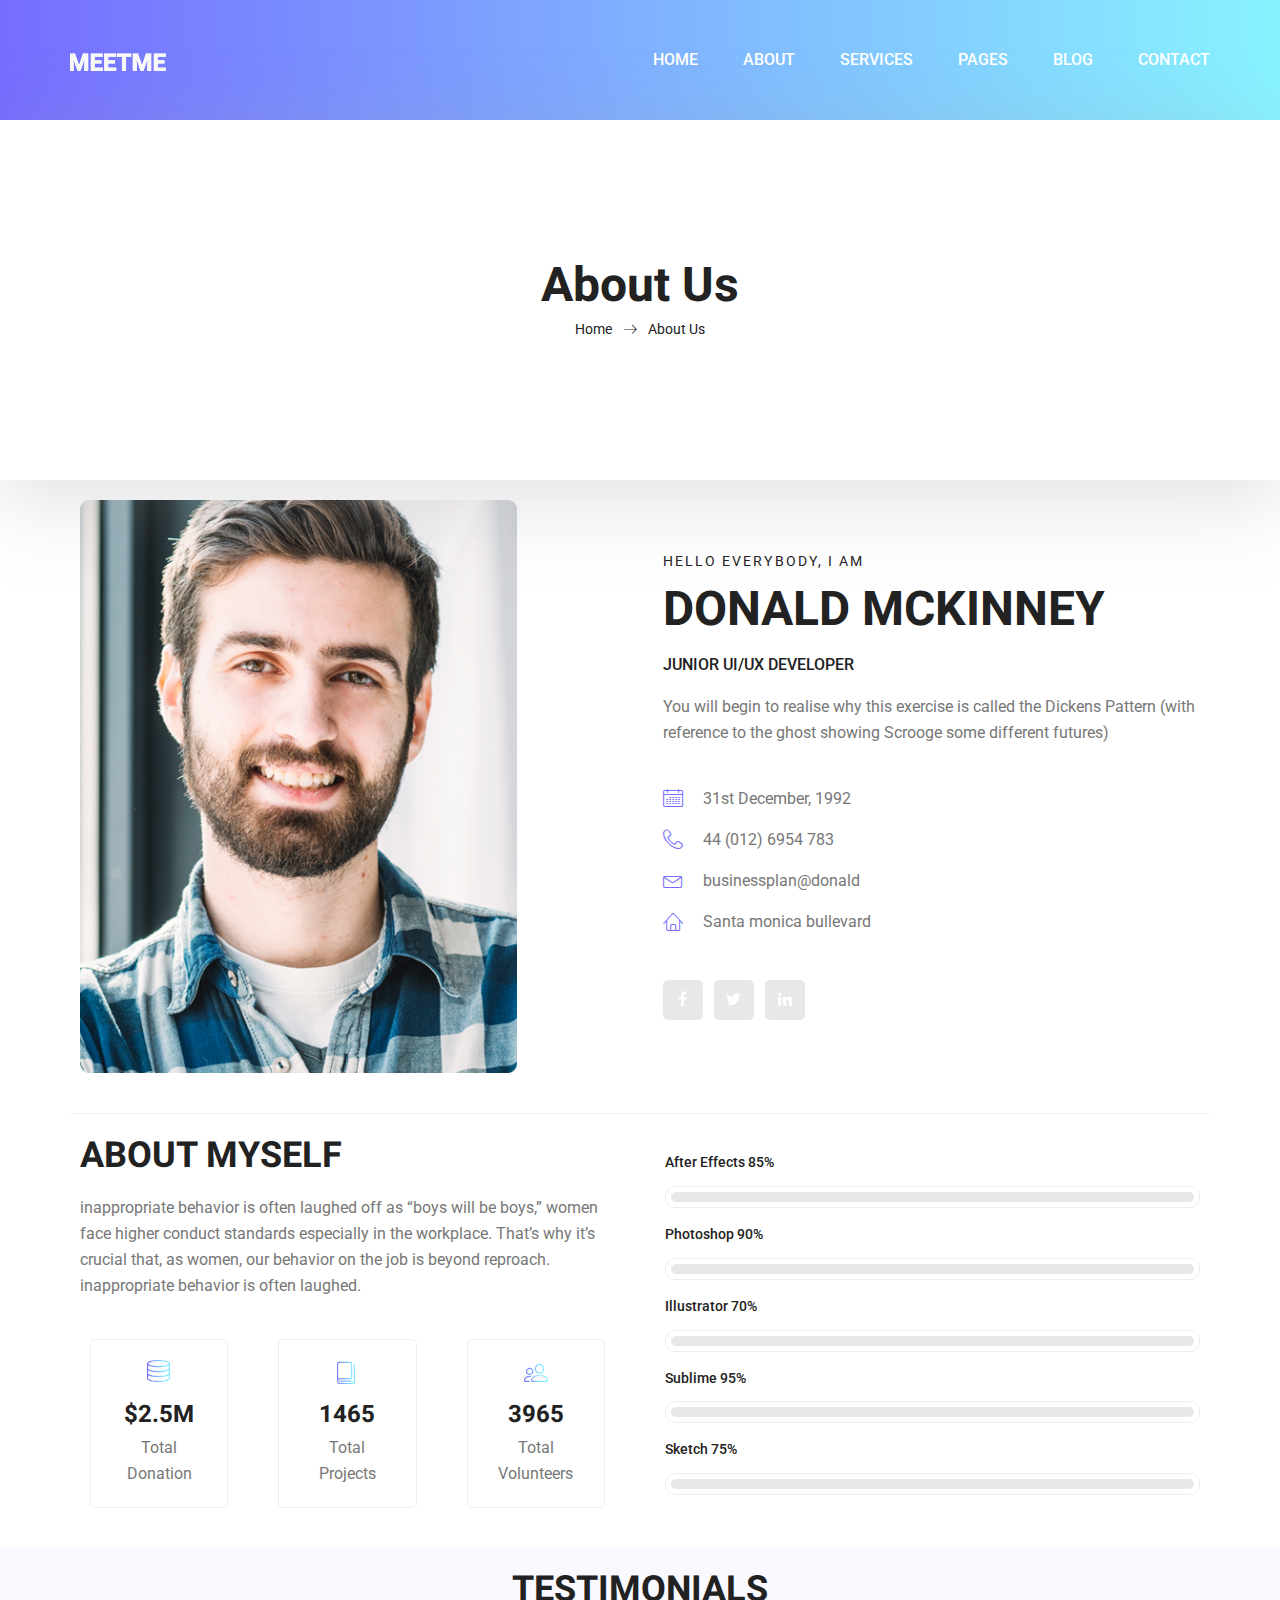
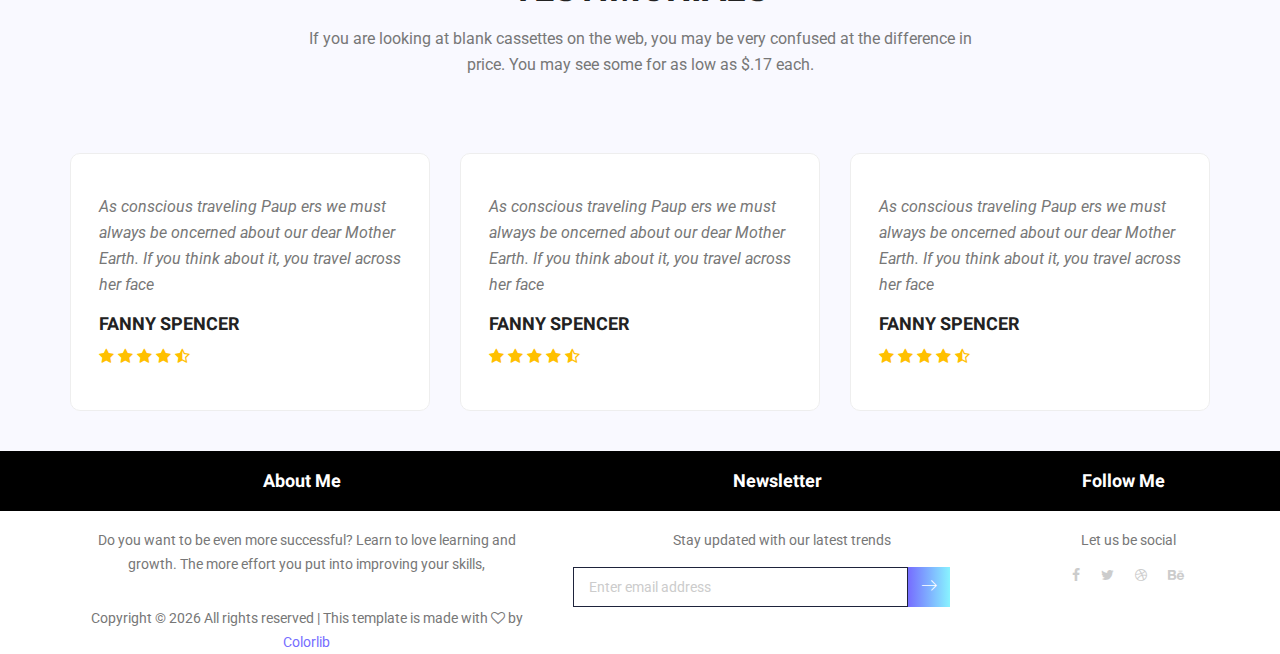
<file: about-us.html>
<!doctype html>
<html lang="en">

<head>
	<!-- Required meta tags -->
	<meta charset="utf-8">
	<meta name="viewport" content="width=device-width, initial-scale=1, shrink-to-fit=no">
	<link rel="icon" href="img/favicon.png" type="image/png">
	<title>MeetMe Personal</title>
	<!-- Bootstrap CSS -->
	<link rel="stylesheet" href="css/bootstrap.css">
	<link rel="stylesheet" href="vendors/linericon/style.css">
	<link rel="stylesheet" href="css/font-awesome.min.css">
	<link rel="stylesheet" href="vendors/owl-carousel/owl.carousel.min.css">
	<link rel="stylesheet" href="vendors/lightbox/simpleLightbox.css">
	<link rel="stylesheet" href="vendors/nice-select/css/nice-select.css">
	<link rel="stylesheet" href="vendors/animate-css/animate.css">
	<link rel="stylesheet" href="vendors/popup/magnific-popup.css">
	<!-- main css -->
	<link rel="stylesheet" href="css/style.css">
	<link rel="stylesheet" href="css/responsive.css">
</head>

<body>

	<!--================Header Menu Area =================-->
	<header class="header_area">
		<div class="main_menu">
			<nav class="navbar navbar-expand-lg navbar-light">
				<div class="container box_1620">
					<!-- Brand and toggle get grouped for better mobile display -->
					<a class="navbar-brand logo_h" href="index.html"><img src="img/logo.png" alt=""></a>
					<button class="navbar-toggler" type="button" data-toggle="collapse" data-target="#navbarSupportedContent"
						aria-controls="navbarSupportedContent" aria-expanded="false" aria-label="Toggle navigation">
						<span class="icon-bar"></span>
						<span class="icon-bar"></span>
						<span class="icon-bar"></span>
					</button>
					<!-- Collect the nav links, forms, and other content for toggling -->
					<div class="collapse navbar-collapse offset" id="navbarSupportedContent">
						<ul class="nav navbar-nav menu_nav ml-auto">
							<li class="nav-item active"><a class="nav-link" href="index.html">Home</a></li>
							<li class="nav-item"><a class="nav-link" href="about-us.html">About</a></li>
							<li class="nav-item"><a class="nav-link" href="services.html">Services</a></li>
							<li class="nav-item submenu dropdown">
								<a href="#" class="nav-link dropdown-toggle" data-toggle="dropdown" role="button" aria-haspopup="true"
									aria-expanded="false">Pages</a>
								<ul class="dropdown-menu">
									<li class="nav-item"><a class="nav-link" href="portfolio.html">Portfolio</a></li>
									<li class="nav-item"><a class="nav-link" href="elements.html">Elements</a></li>
								</ul>
							</li>
							<li class="nav-item submenu dropdown">
								<a href="#" class="nav-link dropdown-toggle" data-toggle="dropdown" role="button" aria-haspopup="true"
									aria-expanded="false">Blog</a>
								<ul class="dropdown-menu">
									<li class="nav-item"><a class="nav-link" href="blog.html">Blog</a></li>
									<li class="nav-item"><a class="nav-link" href="single-blog.html">Blog Details</a></li>
								</ul>
							</li>
							<li class="nav-item"><a class="nav-link" href="contact.html">Contact</a></li>
						</ul>
					</div>
				</div>
			</nav>
		</div>
	</header>
	<!--================Header Menu Area =================-->

	<!--================Home Banner Area =================-->
	<section class="banner_area">
		<div class="box_1620">
			<div class="banner_inner d-flex align-items-center">
				<div class="container">
					<div class="banner_content text-center">
						<h2>About Us</h2>
						<div class="page_link">
							<a href="index.html">Home</a>
							<a href="about-us.html">About Us</a>
						</div>
					</div>
				</div>
			</div>
		</div>
	</section>
	<!--================End Home Banner Area =================-->


	<!--================Home Banner Area =================-->
	<section class="profile_area">
		<div class="container">
			<div class="profile_inner p_120">
				<div class="row">
					<div class="col-lg-5">
						<img class="img-fluid" src="img/personal-2.jpg" alt="">
					</div>
					<div class="col-lg-7">
						<div class="personal_text">
							<h6>Hello Everybody, i am</h6>
							<h3>Donald McKinney</h3>
							<h4>Junior UI/UX Developer</h4>
							<p>You will begin to realise why this exercise is called the Dickens Pattern (with reference to the ghost
								showing Scrooge some different futures)</p>
							<ul class="list basic_info">
								<li><a href="#"><i class="lnr lnr-calendar-full"></i> 31st December, 1992</a></li>
								<li><a href="#"><i class="lnr lnr-phone-handset"></i> 44 (012) 6954 783</a></li>
								<li><a href="#"><i class="lnr lnr-envelope"></i> businessplan@donald</a></li>
								<li><a href="#"><i class="lnr lnr-home"></i> Santa monica bullevard</a></li>
							</ul>
							<ul class="list personal_social">
								<li><a href="#"><i class="fa fa-facebook"></i></a></li>
								<li><a href="#"><i class="fa fa-twitter"></i></a></li>
								<li><a href="#"><i class="fa fa-linkedin"></i></a></li>
							</ul>
						</div>
					</div>
				</div>
			</div>
		</div>
	</section>
	<!--================End Home Banner Area =================-->

	<!--================Welcome Area =================-->
	<section class="welcome_area p_120">
		<div class="container">
			<div class="row welcome_inner">
				<div class="col-lg-6">
					<div class="welcome_text">
						<h4>About Myself</h4>
						<p>inappropriate behavior is often laughed off as “boys will be boys,” women face higher conduct standards
							especially in the workplace. That’s why it’s crucial that, as women, our behavior on the job is beyond
							reproach. inappropriate behavior is often laughed.</p>
						<div class="row">
							<div class="col-md-4">
								<div class="wel_item">
									<i class="lnr lnr-database"></i>
									<h4>$2.5M</h4>
									<p>Total Donation</p>
								</div>
							</div>
							<div class="col-md-4">
								<div class="wel_item">
									<i class="lnr lnr-book"></i>
									<h4>1465</h4>
									<p>Total Projects</p>
								</div>
							</div>
							<div class="col-md-4">
								<div class="wel_item">
									<i class="lnr lnr-users"></i>
									<h4>3965</h4>
									<p>Total Volunteers</p>
								</div>
							</div>
						</div>
					</div>
				</div>
				<div class="col-lg-6">
					<div class="tools_expert">
						<div class="skill_main">
							<div class="skill_item">
								<h4>After Effects <span class="counter">85</span>%</h4>
								<div class="progress_br">
									<div class="progress">
										<div class="progress-bar" role="progressbar" aria-valuenow="85" aria-valuemin="0"
											aria-valuemax="100"></div>
									</div>
								</div>
							</div>
							<div class="skill_item">
								<h4>Photoshop <span class="counter">90</span>%</h4>
								<div class="progress_br">
									<div class="progress">
										<div class="progress-bar" role="progressbar" aria-valuenow="90" aria-valuemin="0"
											aria-valuemax="100"></div>
									</div>
								</div>
							</div>
							<div class="skill_item">
								<h4>Illustrator <span class="counter">70</span>%</h4>
								<div class="progress_br">
									<div class="progress">
										<div class="progress-bar" role="progressbar" aria-valuenow="70" aria-valuemin="0"
											aria-valuemax="100"></div>
									</div>
								</div>
							</div>
							<div class="skill_item">
								<h4>Sublime <span class="counter">95</span>%</h4>
								<div class="progress_br">
									<div class="progress">
										<div class="progress-bar" role="progressbar" aria-valuenow="95" aria-valuemin="0"
											aria-valuemax="100"></div>
									</div>
								</div>
							</div>
							<div class="skill_item">
								<h4>Sketch <span class="counter">75</span>%</h4>
								<div class="progress_br">
									<div class="progress">
										<div class="progress-bar" role="progressbar" aria-valuenow="75" aria-valuemin="0"
											aria-valuemax="100"></div>
									</div>
								</div>
							</div>
						</div>
					</div>
				</div>
			</div>
		</div>
	</section>
	<!--================End Welcome Area =================-->

	<!--================Testimonials Area =================-->
	<section class="testimonials_area p_120">
		<div class="container">
			<div class="main_title">
				<h2>Testimonials</h2>
				<p>If you are looking at blank cassettes on the web, you may be very confused at the difference in price. You
					may see some for as low as $.17 each.</p>
			</div>
			<div class="testi_inner">
				<div class="testi_slider owl-carousel">
					<div class="item">
						<div class="testi_item">
							<p>As conscious traveling Paup ers we must always be oncerned about our dear Mother Earth. If you think
								about it, you travel across her face</p>
							<h4>Fanny Spencer</h4>
							<a href="#"><i class="fa fa-star"></i></a>
							<a href="#"><i class="fa fa-star"></i></a>
							<a href="#"><i class="fa fa-star"></i></a>
							<a href="#"><i class="fa fa-star"></i></a>
							<a href="#"><i class="fa fa-star-half-o"></i></a>
						</div>
					</div>
					<div class="item">
						<div class="testi_item">
							<p>As conscious traveling Paup ers we must always be oncerned about our dear Mother Earth. If you think
								about it, you travel across her face</p>
							<h4>Fanny Spencer</h4>
							<a href="#"><i class="fa fa-star"></i></a>
							<a href="#"><i class="fa fa-star"></i></a>
							<a href="#"><i class="fa fa-star"></i></a>
							<a href="#"><i class="fa fa-star"></i></a>
							<a href="#"><i class="fa fa-star-half-o"></i></a>
						</div>
					</div>
					<div class="item">
						<div class="testi_item">
							<p>As conscious traveling Paup ers we must always be oncerned about our dear Mother Earth. If you think
								about it, you travel across her face</p>
							<h4>Fanny Spencer</h4>
							<a href="#"><i class="fa fa-star"></i></a>
							<a href="#"><i class="fa fa-star"></i></a>
							<a href="#"><i class="fa fa-star"></i></a>
							<a href="#"><i class="fa fa-star"></i></a>
							<a href="#"><i class="fa fa-star-half-o"></i></a>
						</div>
					</div>
				</div>
			</div>
		</div>
	</section>
	<!--================End Testimonials Area =================-->

	<!--================Footer Area =================-->
	<footer class="footer_area p_120">
		<div class="container">
			<div class="row footer_inner">
				<div class="col-lg-5 col-sm-6">
					<aside class="f_widget ab_widget">
						<div class="f_title">
							<h3>About Me</h3>
						</div>
						<p>Do you want to be even more successful? Learn to love learning and growth. The more effort you put into
							improving your skills,</p>
						<p>
							<!-- Link back to Colorlib can't be removed. Template is licensed under CC BY 3.0. -->
							Copyright &copy;
							<script>document.write(new Date().getFullYear());</script> All rights reserved | This template is made
							with <i class="fa fa-heart-o" aria-hidden="true"></i> by <a href="https://colorlib.com"
								target="_blank">Colorlib</a>
							<!-- Link back to Colorlib can't be removed. Template is licensed under CC BY 3.0. -->
						</p>
					</aside>
				</div>
				<div class="col-lg-5 col-sm-6">
					<aside class="f_widget news_widget">
						<div class="f_title">
							<h3>Newsletter</h3>
						</div>
						<p>Stay updated with our latest trends</p>
						<div id="mc_embed_signup">
							<form target="_blank"
								action="https://spondonit.us12.list-manage.com/subscribe/post?u=1462626880ade1ac87bd9c93a&amp;id=92a4423d01"
								method="get" class="subscribe_form relative">
								<div class="input-group d-flex flex-row">
									<input name="EMAIL" placeholder="Enter email address" onfocus="this.placeholder = ''"
										onblur="this.placeholder = 'Email Address '" required="" type="email">
									<button class="btn sub-btn"><span class="lnr lnr-arrow-right"></span></button>
								</div>
								<div class="mt-10 info"></div>
							</form>
						</div>
					</aside>
				</div>
				<div class="col-lg-2">
					<aside class="f_widget social_widget">
						<div class="f_title">
							<h3>Follow Me</h3>
						</div>
						<p>Let us be social</p>
						<ul class="list">
							<li><a href="#"><i class="fa fa-facebook"></i></a></li>
							<li><a href="#"><i class="fa fa-twitter"></i></a></li>
							<li><a href="#"><i class="fa fa-dribbble"></i></a></li>
							<li><a href="#"><i class="fa fa-behance"></i></a></li>
						</ul>
					</aside>
				</div>
			</div>
		</div>
	</footer>
	<!--================End Footer Area =================-->




	<!-- Optional JavaScript -->
	<!-- jQuery first, then Popper.js, then Bootstrap JS -->
	<script src="js/jquery-3.3.1.min.js"></script>
	<script src="js/popper.js"></script>
	<script src="js/bootstrap.min.js"></script>
	<script src="js/stellar.js"></script>
	<script src="vendors/lightbox/simpleLightbox.min.js"></script>
	<script src="vendors/nice-select/js/jquery.nice-select.min.js"></script>
	<script src="vendors/isotope/imagesloaded.pkgd.min.js"></script>
	<script src="vendors/isotope/isotope.pkgd.min.js"></script>
	<script src="vendors/owl-carousel/owl.carousel.min.js"></script>
	<script src="vendors/popup/jquery.magnific-popup.min.js"></script>
	<script src="js/jquery.ajaxchimp.min.js"></script>
	<script src="vendors/counter-up/jquery.waypoints.min.js"></script>
	<script src="vendors/counter-up/jquery.counterup.min.js"></script>
	<script src="js/mail-script.js"></script>
	<script src="js/theme.js"></script>
</body>

</html>
</file>
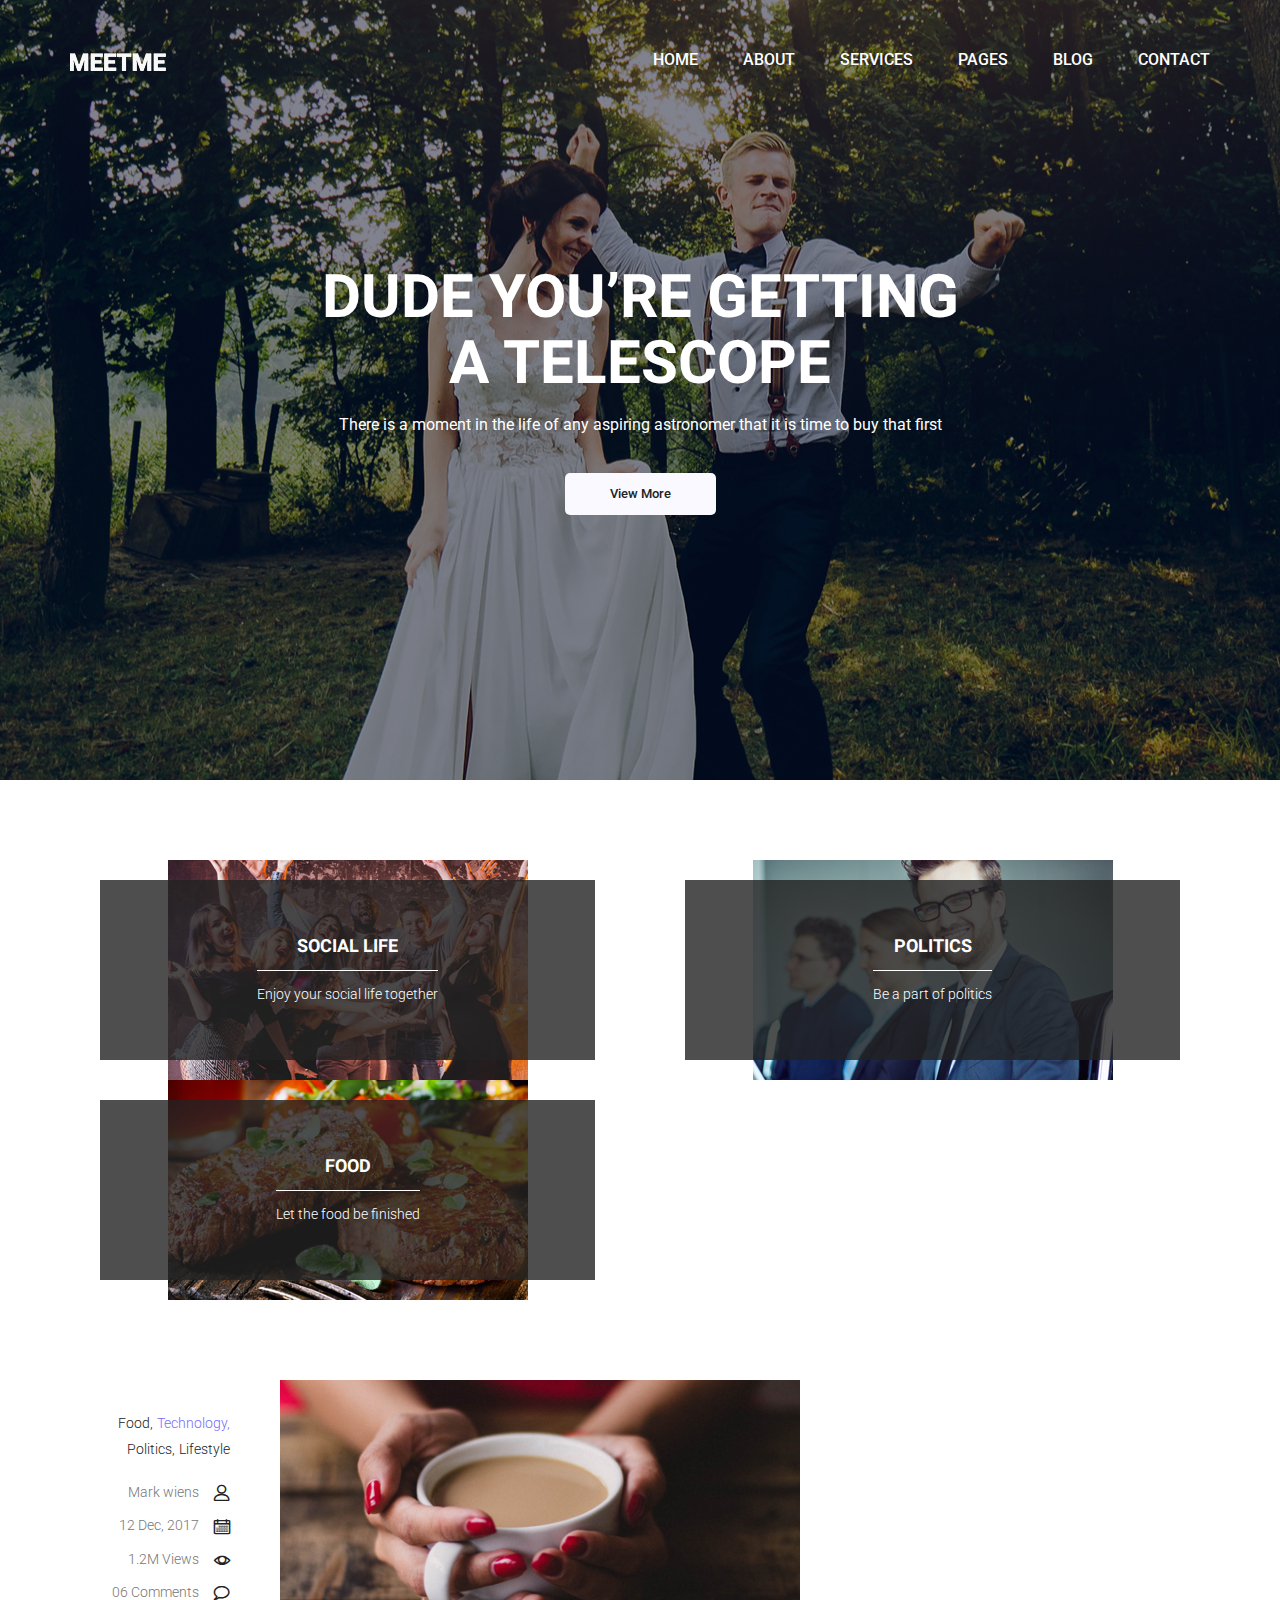
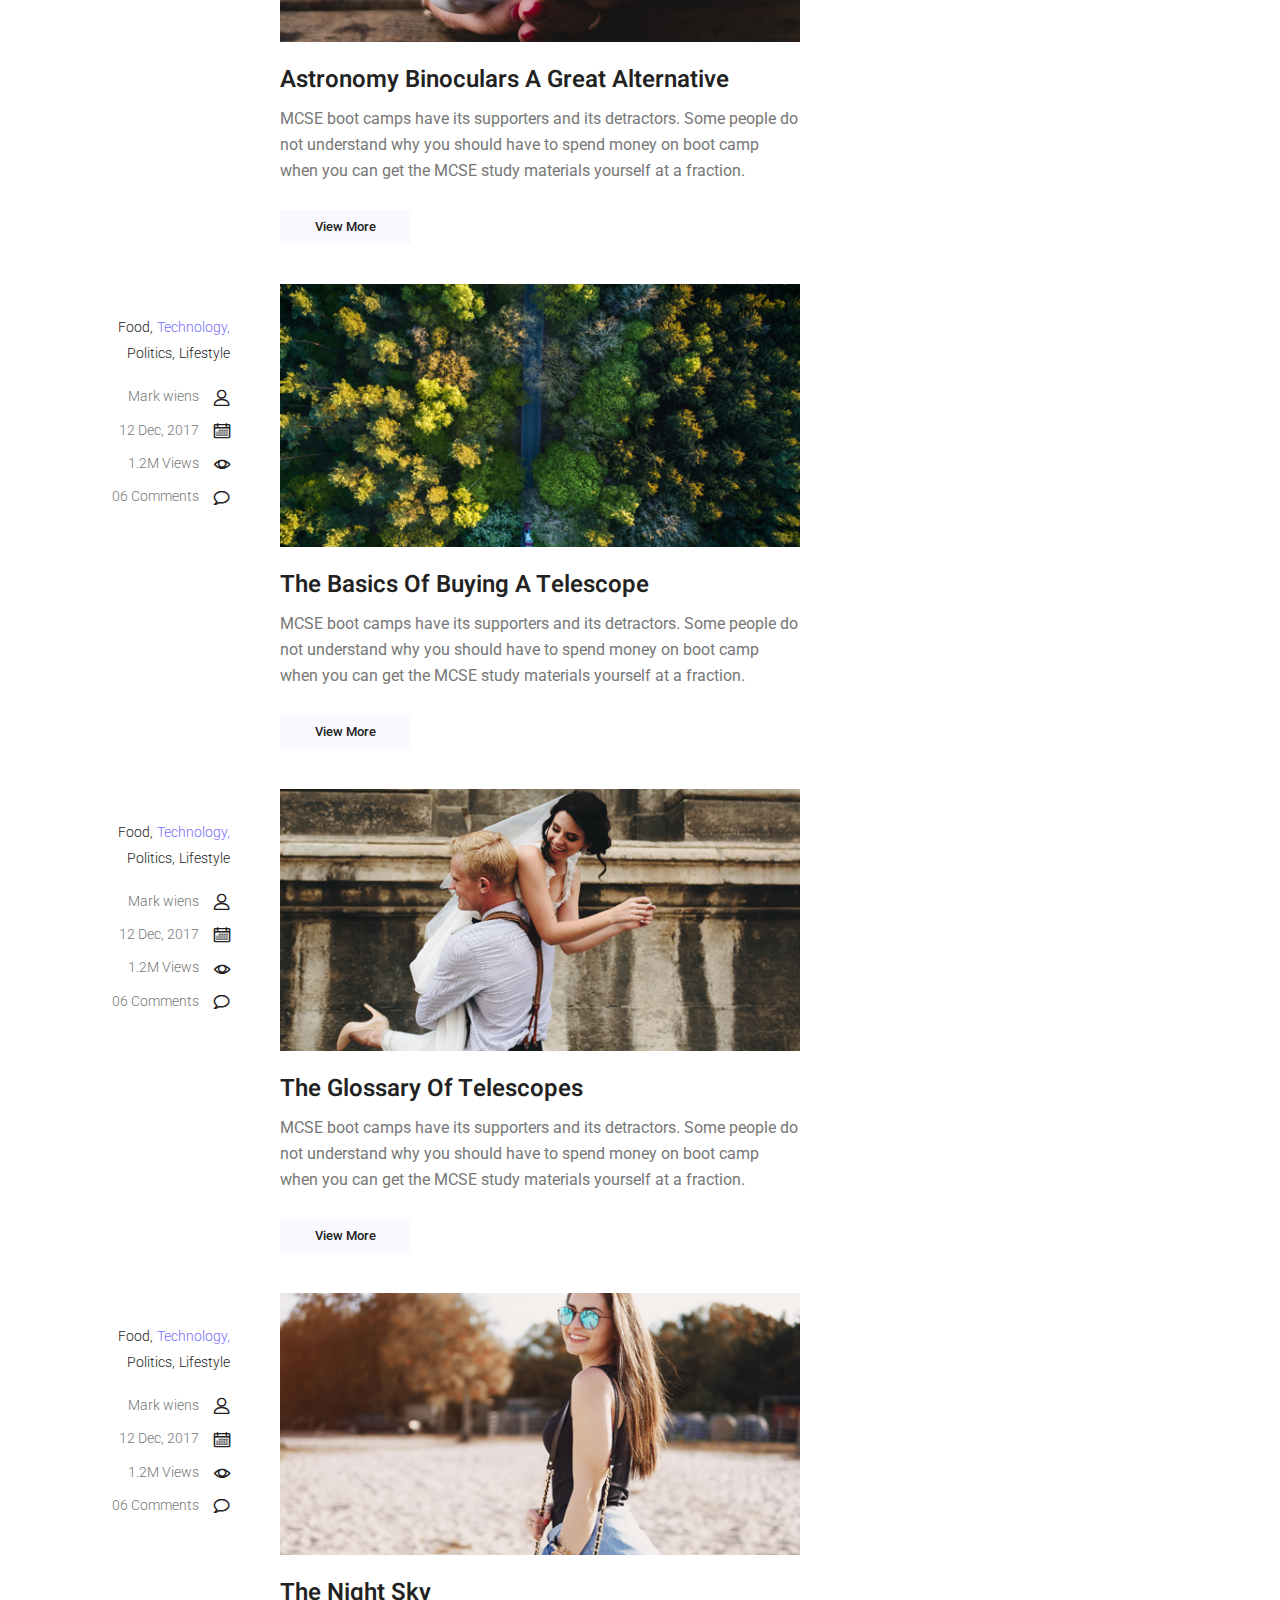
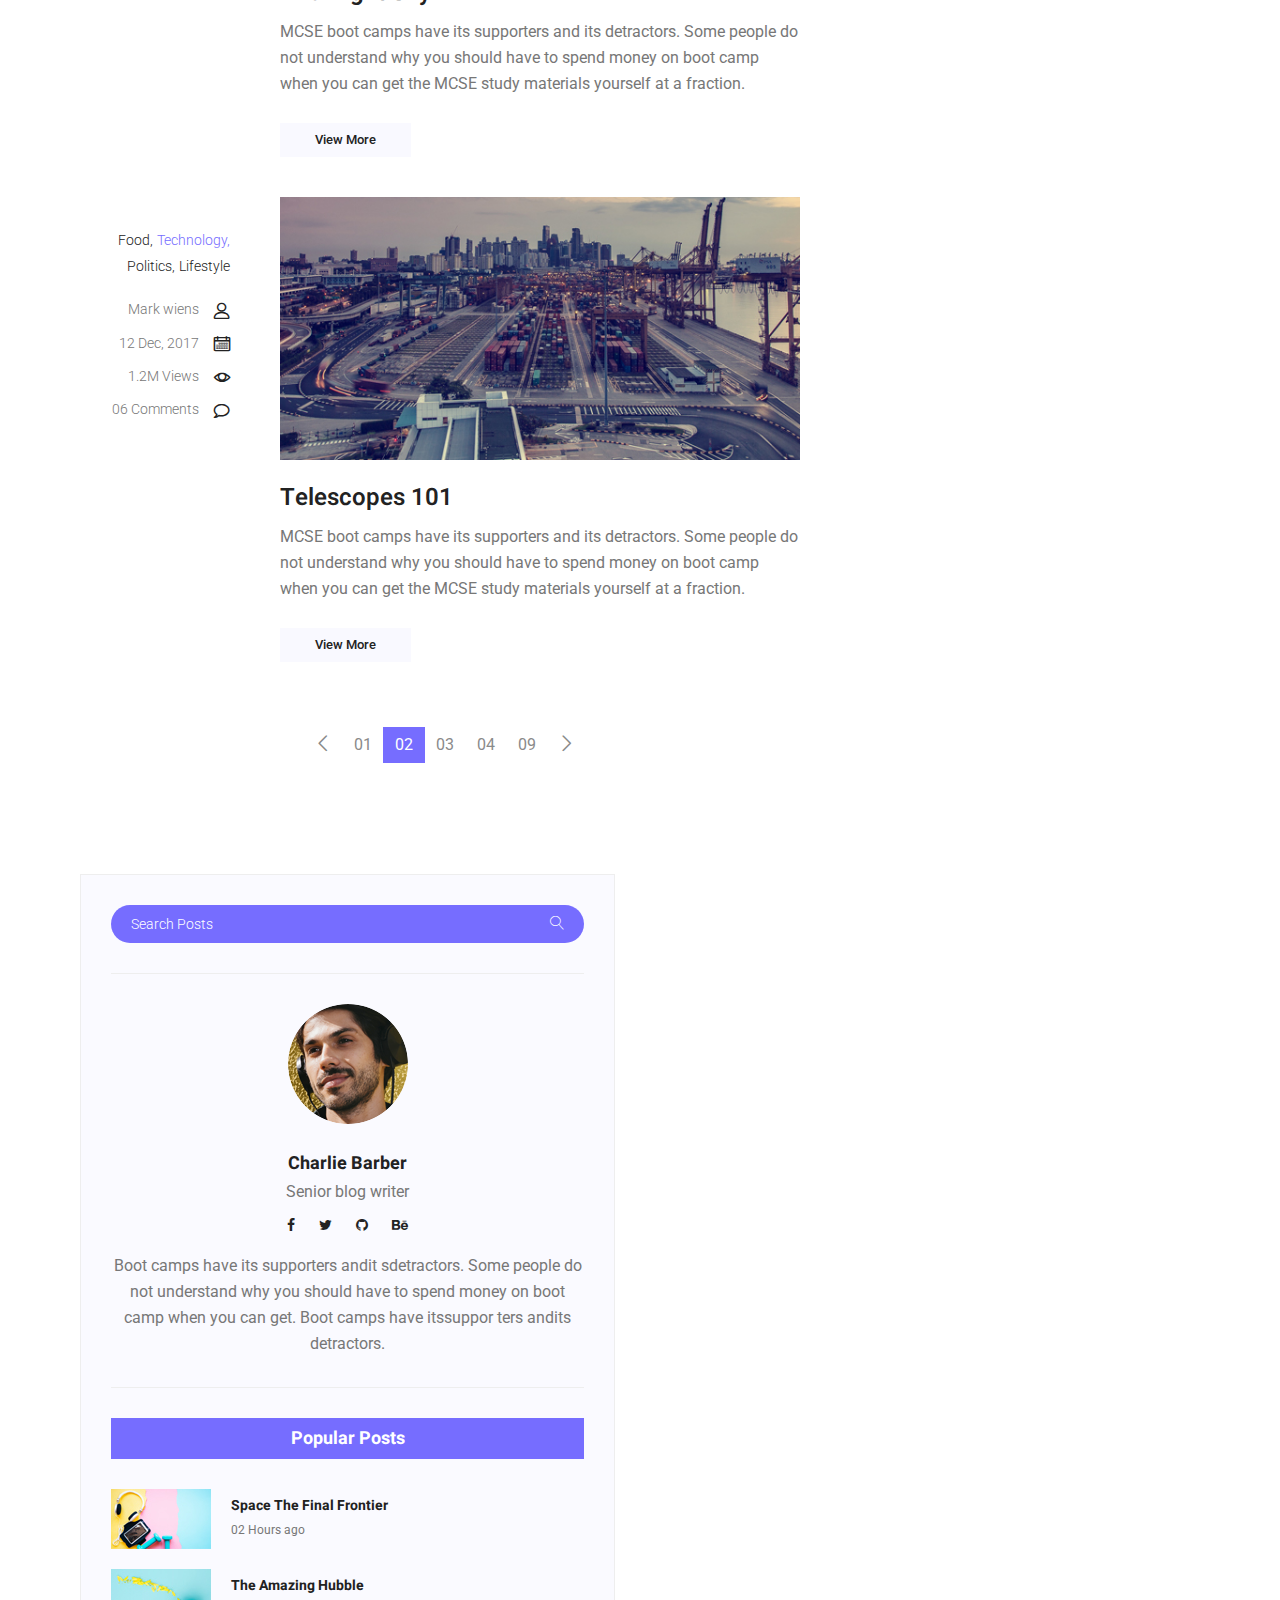
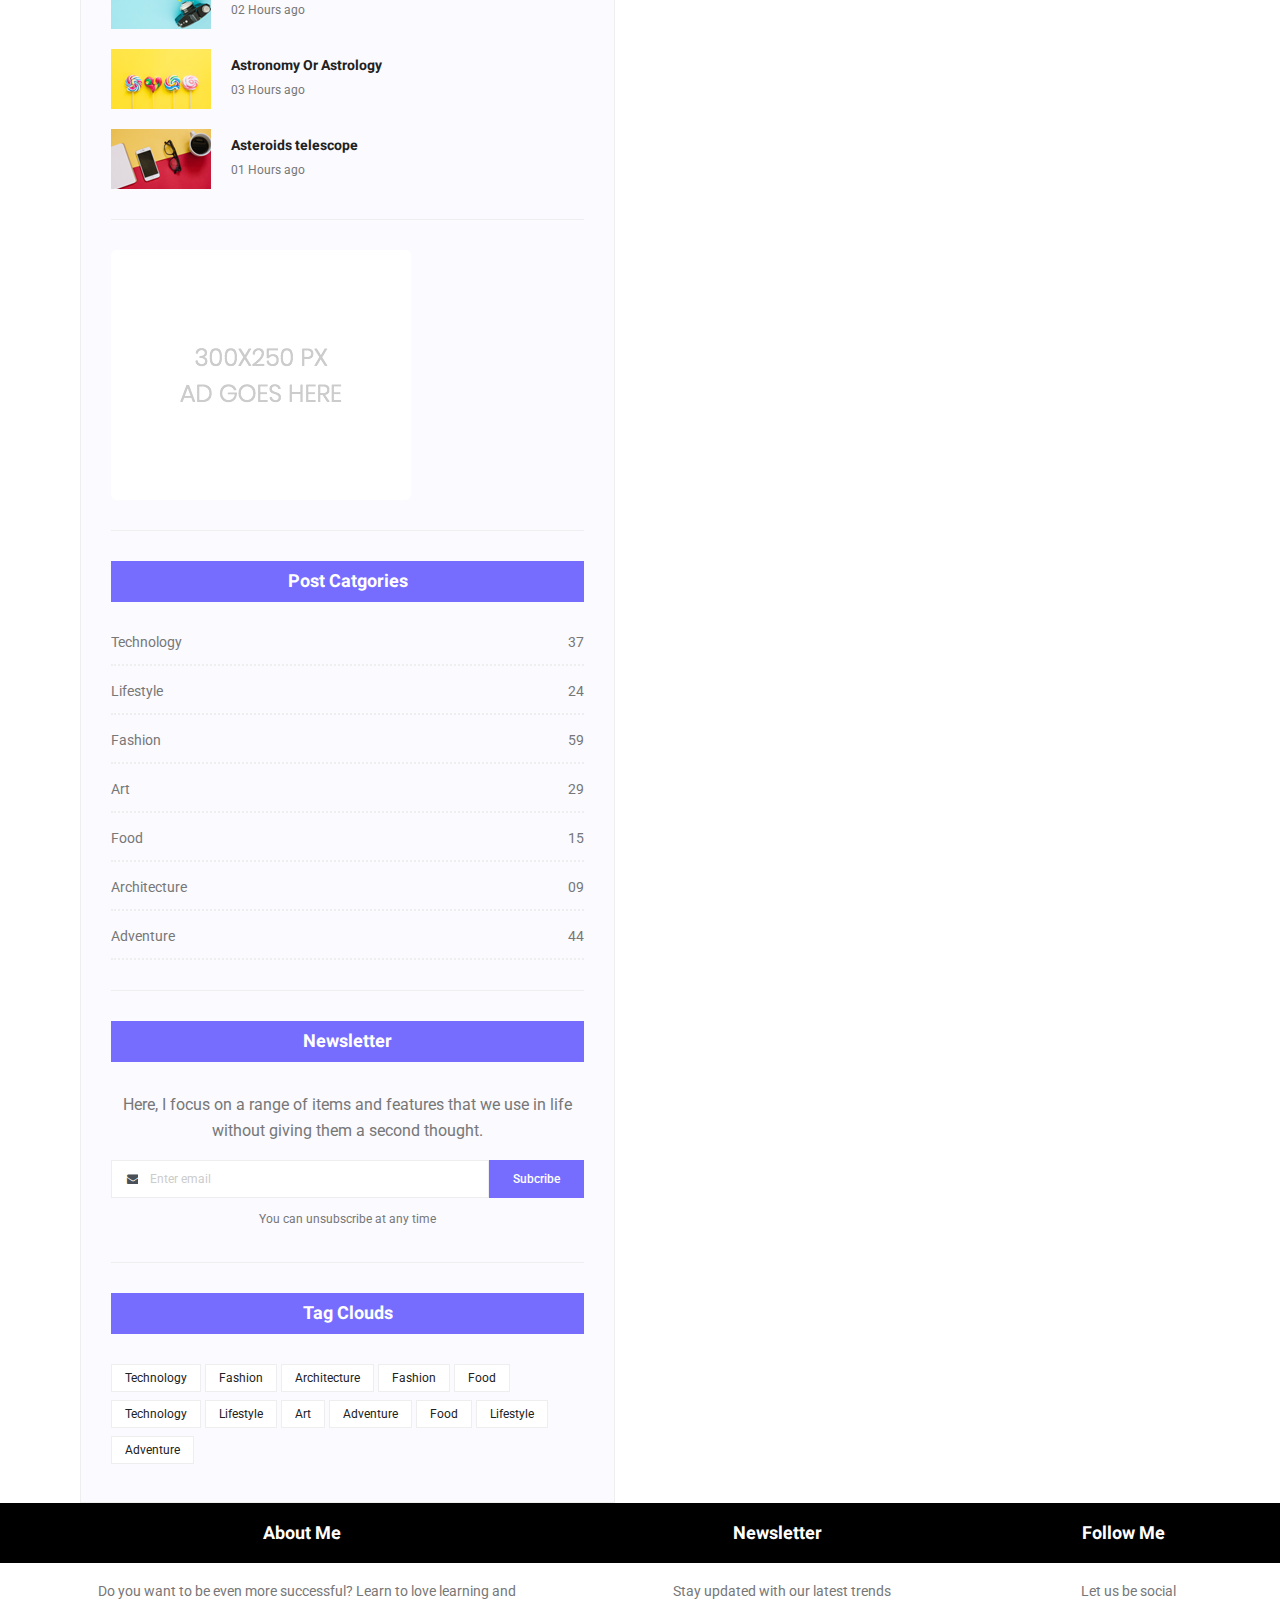
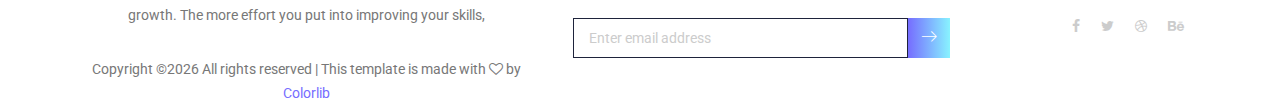
<file: blog.html>
<!doctype html>
<html lang="en">
    <head>
        <!-- Required meta tags -->
        <meta charset="utf-8">
        <meta name="viewport" content="width=device-width, initial-scale=1, shrink-to-fit=no">
        <link rel="icon" href="img/favicon.png" type="image/png">
        <title>MeetMe Personal</title>
        <!-- Bootstrap CSS -->
        <link rel="stylesheet" href="css/bootstrap.css">
        <link rel="stylesheet" href="vendors/linericon/style.css">
        <link rel="stylesheet" href="css/font-awesome.min.css">
        <link rel="stylesheet" href="vendors/owl-carousel/owl.carousel.min.css">
        <link rel="stylesheet" href="vendors/lightbox/simpleLightbox.css">
        <link rel="stylesheet" href="vendors/nice-select/css/nice-select.css">
        <link rel="stylesheet" href="vendors/animate-css/animate.css">
        <link rel="stylesheet" href="vendors/popup/magnific-popup.css">
        <!-- main css -->
        <link rel="stylesheet" href="css/style.css">
        <link rel="stylesheet" href="css/responsive.css">
    </head>
    <body>
        
        <!--================Header Menu Area =================-->
        <header class="header_area">
            <div class="main_menu">
            	<nav class="navbar navbar-expand-lg navbar-light">
					<div class="container box_1620">
						<!-- Brand and toggle get grouped for better mobile display -->
						<a class="navbar-brand logo_h" href="index.html"><img src="img/logo.png" alt=""></a>
						<button class="navbar-toggler" type="button" data-toggle="collapse" data-target="#navbarSupportedContent" aria-controls="navbarSupportedContent" aria-expanded="false" aria-label="Toggle navigation">
							<span class="icon-bar"></span>
							<span class="icon-bar"></span>
							<span class="icon-bar"></span>
						</button>
						<!-- Collect the nav links, forms, and other content for toggling -->
						<div class="collapse navbar-collapse offset" id="navbarSupportedContent">
							<ul class="nav navbar-nav menu_nav ml-auto">
								<li class="nav-item active"><a class="nav-link" href="index.html">Home</a></li> 
								<li class="nav-item"><a class="nav-link" href="about-us.html">About</a></li> 
								<li class="nav-item"><a class="nav-link" href="services.html">Services</a></li> 
								<li class="nav-item submenu dropdown">
									<a href="#" class="nav-link dropdown-toggle" data-toggle="dropdown" role="button" aria-haspopup="true" aria-expanded="false">Pages</a>
									<ul class="dropdown-menu">
										<li class="nav-item"><a class="nav-link" href="portfolio.html">Portfolio</a></li>
										<li class="nav-item"><a class="nav-link" href="elements.html">Elements</a></li>
									</ul>
								</li> 
								<li class="nav-item submenu dropdown">
									<a href="#" class="nav-link dropdown-toggle" data-toggle="dropdown" role="button" aria-haspopup="true" aria-expanded="false">Blog</a>
									<ul class="dropdown-menu">
										<li class="nav-item"><a class="nav-link" href="blog.html">Blog</a></li>
										<li class="nav-item"><a class="nav-link" href="single-blog.html">Blog Details</a></li>
									</ul>
								</li> 
								<li class="nav-item"><a class="nav-link" href="contact.html">Contact</a></li>
							</ul>
						</div> 
					</div>
            	</nav>
            </div>
        </header>
        <!--================Header Menu Area =================-->
        
        <!--================Home Banner Area =================-->
        <section class="home_banner_area blog_banner">
            <div class="banner_inner d-flex align-items-center">
            	<div class="overlay bg-parallax" data-stellar-ratio="0.9" data-stellar-vertical-offset="0" data-background=""></div>
				<div class="container">
					<div class="blog_b_text text-center">
						<h2>Dude You’re Getting <br /> a Telescope</h2>
						<p>There is a moment in the life of any aspiring astronomer that it is time to buy that first</p>
						<a class="white_bg_btn" href="#">View More</a>
					</div>
				</div>
            </div>
        </section>
        <!--================End Home Banner Area =================-->
        
        <!--================Blog Categorie Area =================-->
        <section class="blog_categorie_area">
            <div class="container">
                <div class="row">
                    <div class="col-lg-4">
                        <div class="categories_post">
                            <img src="img/blog/cat-post/cat-post-3.jpg" alt="post">
                            <div class="categories_details">
                                <div class="categories_text">
                                    <a href="blog-details.html"><h5>Social Life</h5></a>
                                    <div class="border_line"></div>
                                    <p>Enjoy your social life together</p>
                                </div>
                            </div>
                        </div>
                    </div>
                    <div class="col-lg-4">
                        <div class="categories_post">
                            <img src="img/blog/cat-post/cat-post-2.jpg" alt="post">
                            <div class="categories_details">
                                <div class="categories_text">
                                    <a href="blog-details.html"><h5>Politics</h5></a>
                                    <div class="border_line"></div>
                                    <p>Be a part of politics</p>
                                </div>
                            </div>
                        </div>
                    </div>
                    <div class="col-lg-4">
                        <div class="categories_post">
                            <img src="img/blog/cat-post/cat-post-1.jpg" alt="post">
                            <div class="categories_details">
                                <div class="categories_text">
                                    <a href="blog-details.html"><h5>Food</h5></a>
                                    <div class="border_line"></div>
                                    <p>Let the food be finished</p>
                                </div>
                            </div>
                        </div>
                    </div>
                </div>
            </div>
        </section>
        <!--================Blog Categorie Area =================-->
        
        <!--================Blog Area =================-->
        <section class="blog_area">
            <div class="container">
                <div class="row">
                    <div class="col-lg-8">
                        <div class="blog_left_sidebar">
                            <article class="row blog_item">
                               <div class="col-md-3">
                                   <div class="blog_info text-right">
                                        <div class="post_tag">
                                            <a href="#">Food,</a>
                                            <a class="active" href="#">Technology,</a>
                                            <a href="#">Politics,</a>
                                            <a href="#">Lifestyle</a>
                                        </div>
                                        <ul class="blog_meta list">
                                            <li><a href="#">Mark wiens<i class="lnr lnr-user"></i></a></li>
                                            <li><a href="#">12 Dec, 2017<i class="lnr lnr-calendar-full"></i></a></li>
                                            <li><a href="#">1.2M Views<i class="lnr lnr-eye"></i></a></li>
                                            <li><a href="#">06 Comments<i class="lnr lnr-bubble"></i></a></li>
                                        </ul>
                                    </div>
                               </div>
                                <div class="col-md-9">
                                    <div class="blog_post">
                                        <img src="img/blog/main-blog/m-blog-1.jpg" alt="">
                                        <div class="blog_details">
                                            <a href="single-blog.html"><h2>Astronomy Binoculars A Great Alternative</h2></a>
                                            <p>MCSE boot camps have its supporters and its detractors. Some people do not understand why you should have to spend money on boot camp when you can get the MCSE study materials yourself at a fraction.</p>
                                            <a href="single-blog.html" class="white_bg_btn">View More</a>
                                        </div>
                                    </div>
                                </div>
                            </article>
                            <article class="row blog_item">
                               <div class="col-md-3">
                                   <div class="blog_info text-right">
                                        <div class="post_tag">
                                            <a href="#">Food,</a>
                                            <a class="active" href="#">Technology,</a>
                                            <a href="#">Politics,</a>
                                            <a href="#">Lifestyle</a>
                                        </div>
                                        <ul class="blog_meta list">
                                            <li><a href="#">Mark wiens<i class="lnr lnr-user"></i></a></li>
                                            <li><a href="#">12 Dec, 2017<i class="lnr lnr-calendar-full"></i></a></li>
                                            <li><a href="#">1.2M Views<i class="lnr lnr-eye"></i></a></li>
                                            <li><a href="#">06 Comments<i class="lnr lnr-bubble"></i></a></li>
                                        </ul>
                                    </div>
                               </div>
                                <div class="col-md-9">
                                    <div class="blog_post">
                                        <img src="img/blog/main-blog/m-blog-2.jpg" alt="">
                                        <div class="blog_details">
                                            <a href="single-blog.html"><h2>The Basics Of Buying A Telescope</h2></a>
                                            <p>MCSE boot camps have its supporters and its detractors. Some people do not understand why you should have to spend money on boot camp when you can get the MCSE study materials yourself at a fraction.</p>
                                            <a href="single-blog.html" class="white_bg_btn">View More</a>
                                        </div>
                                    </div>
                                </div>
                            </article>
                            <article class="row blog_item">
                               <div class="col-md-3">
                                   <div class="blog_info text-right">
                                        <div class="post_tag">
                                            <a href="#">Food,</a>
                                            <a class="active" href="#">Technology,</a>
                                            <a href="#">Politics,</a>
                                            <a href="#">Lifestyle</a>
                                        </div>
                                        <ul class="blog_meta list">
                                            <li><a href="#">Mark wiens<i class="lnr lnr-user"></i></a></li>
                                            <li><a href="#">12 Dec, 2017<i class="lnr lnr-calendar-full"></i></a></li>
                                            <li><a href="#">1.2M Views<i class="lnr lnr-eye"></i></a></li>
                                            <li><a href="#">06 Comments<i class="lnr lnr-bubble"></i></a></li>
                                        </ul>
                                    </div>
                               </div>
                                <div class="col-md-9">
                                    <div class="blog_post">
                                        <img src="img/blog/main-blog/m-blog-3.jpg" alt="">
                                        <div class="blog_details">
                                            <a href="single-blog.html"><h2>The Glossary Of Telescopes</h2></a>
                                            <p>MCSE boot camps have its supporters and its detractors. Some people do not understand why you should have to spend money on boot camp when you can get the MCSE study materials yourself at a fraction.</p>
                                            <a href="single-blog.html" class="white_bg_btn">View More</a>
                                        </div>
                                    </div>
                                </div>
                            </article>
                            <article class="row blog_item">
                               <div class="col-md-3">
                                   <div class="blog_info text-right">
                                        <div class="post_tag">
                                            <a href="#">Food,</a>
                                            <a class="active" href="#">Technology,</a>
                                            <a href="#">Politics,</a>
                                            <a href="#">Lifestyle</a>
                                        </div>
                                        <ul class="blog_meta list">
                                            <li><a href="#">Mark wiens<i class="lnr lnr-user"></i></a></li>
                                            <li><a href="#">12 Dec, 2017<i class="lnr lnr-calendar-full"></i></a></li>
                                            <li><a href="#">1.2M Views<i class="lnr lnr-eye"></i></a></li>
                                            <li><a href="#">06 Comments<i class="lnr lnr-bubble"></i></a></li>
                                        </ul>
                                    </div>
                               </div>
                                <div class="col-md-9">
                                    <div class="blog_post">
                                        <img src="img/blog/main-blog/m-blog-4.jpg" alt="">
                                        <div class="blog_details">
                                            <a href="single-blog.html"><h2>The Night Sky</h2></a>
                                            <p>MCSE boot camps have its supporters and its detractors. Some people do not understand why you should have to spend money on boot camp when you can get the MCSE study materials yourself at a fraction.</p>
                                            <a href="single-blog.html" class="white_bg_btn">View More</a>
                                        </div>
                                    </div>
                                </div>
                            </article>
                            <article class="row blog_item">
                               <div class="col-md-3">
                                   <div class="blog_info text-right">
                                        <div class="post_tag">
                                            <a href="#">Food,</a>
                                            <a class="active" href="#">Technology,</a>
                                            <a href="#">Politics,</a>
                                            <a href="#">Lifestyle</a>
                                        </div>
                                        <ul class="blog_meta list">
                                            <li><a href="#">Mark wiens<i class="lnr lnr-user"></i></a></li>
                                            <li><a href="#">12 Dec, 2017<i class="lnr lnr-calendar-full"></i></a></li>
                                            <li><a href="#">1.2M Views<i class="lnr lnr-eye"></i></a></li>
                                            <li><a href="#">06 Comments<i class="lnr lnr-bubble"></i></a></li>
                                        </ul>
                                    </div>
                               </div>
                                <div class="col-md-9">
                                    <div class="blog_post">
                                        <img src="img/blog/main-blog/m-blog-5.jpg" alt="">
                                        <div class="blog_details">
                                            <a href="single-blog.html"><h2>Telescopes 101</h2></a>
                                            <p>MCSE boot camps have its supporters and its detractors. Some people do not understand why you should have to spend money on boot camp when you can get the MCSE study materials yourself at a fraction.</p>
                                            <a href="single-blog.html" class="white_bg_btn">View More</a>
                                        </div>
                                    </div>
                                </div>
                            </article>
                            <nav class="blog-pagination justify-content-center d-flex">
		                        <ul class="pagination">
		                            <li class="page-item">
		                                <a href="#" class="page-link" aria-label="Previous">
		                                    <span aria-hidden="true">
		                                        <span class="lnr lnr-chevron-left"></span>
		                                    </span>
		                                </a>
		                            </li>
		                            <li class="page-item"><a href="#" class="page-link">01</a></li>
		                            <li class="page-item active"><a href="#" class="page-link">02</a></li>
		                            <li class="page-item"><a href="#" class="page-link">03</a></li>
		                            <li class="page-item"><a href="#" class="page-link">04</a></li>
		                            <li class="page-item"><a href="#" class="page-link">09</a></li>
		                            <li class="page-item">
		                                <a href="#" class="page-link" aria-label="Next">
		                                    <span aria-hidden="true">
		                                        <span class="lnr lnr-chevron-right"></span>
		                                    </span>
		                                </a>
		                            </li>
		                        </ul>
		                    </nav>
                        </div>
                    </div>
                    <div class="col-lg-4">
                        <div class="blog_right_sidebar">
                            <aside class="single_sidebar_widget search_widget">
                                <div class="input-group">
                                    <input type="text" class="form-control" placeholder="Search Posts">
                                    <span class="input-group-btn">
                                        <button class="btn btn-default" type="button"><i class="lnr lnr-magnifier"></i></button>
                                    </span>
                                </div><!-- /input-group -->
                                <div class="br"></div>
                            </aside>
                            <aside class="single_sidebar_widget author_widget">
                                <img class="author_img rounded-circle" src="img/blog/author.png" alt="">
                                <h4>Charlie Barber</h4>
                                <p>Senior blog writer</p>
                                <div class="social_icon">
                                    <a href="#"><i class="fa fa-facebook"></i></a>
                                    <a href="#"><i class="fa fa-twitter"></i></a>
                                    <a href="#"><i class="fa fa-github"></i></a>
                                    <a href="#"><i class="fa fa-behance"></i></a>
                                </div>
                                <p>Boot camps have its supporters andit sdetractors. Some people do not understand why you should have to spend money on boot camp when you can get. Boot camps have itssuppor ters andits detractors.</p>
                                <div class="br"></div>
                            </aside>
                            <aside class="single_sidebar_widget popular_post_widget">
                                <h3 class="widget_title">Popular Posts</h3>
                                <div class="media post_item">
                                    <img src="img/blog/popular-post/post1.jpg" alt="post">
                                    <div class="media-body">
                                        <a href="blog-details.html"><h3>Space The Final Frontier</h3></a>
                                        <p>02 Hours ago</p>
                                    </div>
                                </div>
                                <div class="media post_item">
                                    <img src="img/blog/popular-post/post2.jpg" alt="post">
                                    <div class="media-body">
                                        <a href="blog-details.html"><h3>The Amazing Hubble</h3></a>
                                        <p>02 Hours ago</p>
                                    </div>
                                </div>
                                <div class="media post_item">
                                    <img src="img/blog/popular-post/post3.jpg" alt="post">
                                    <div class="media-body">
                                        <a href="blog-details.html"><h3>Astronomy Or Astrology</h3></a>
                                        <p>03 Hours ago</p>
                                    </div>
                                </div>
                                <div class="media post_item">
                                    <img src="img/blog/popular-post/post4.jpg" alt="post">
                                    <div class="media-body">
                                        <a href="blog-details.html"><h3>Asteroids telescope</h3></a>
                                        <p>01 Hours ago</p>
                                    </div>
                                </div>
                                <div class="br"></div>
                            </aside>
                            <aside class="single_sidebar_widget ads_widget">
                                <a href="#"><img class="img-fluid" src="img/blog/add.jpg" alt=""></a>
                                <div class="br"></div>
                            </aside>
                            <aside class="single_sidebar_widget post_category_widget">
                                <h4 class="widget_title">Post Catgories</h4>
                                <ul class="list cat-list">
                                    <li>
                                        <a href="#" class="d-flex justify-content-between">
                                            <p>Technology</p>
                                            <p>37</p>
                                        </a>
                                    </li>
                                    <li>
                                        <a href="#" class="d-flex justify-content-between">
                                            <p>Lifestyle</p>
                                            <p>24</p>
                                        </a>
                                    </li>
                                    <li>
                                        <a href="#" class="d-flex justify-content-between">
                                            <p>Fashion</p>
                                            <p>59</p>
                                        </a>
                                    </li>
                                    <li>
                                        <a href="#" class="d-flex justify-content-between">
                                            <p>Art</p>
                                            <p>29</p>
                                        </a>
                                    </li>
                                    <li>
                                        <a href="#" class="d-flex justify-content-between">
                                            <p>Food</p>
                                            <p>15</p>
                                        </a>
                                    </li>
                                    <li>
                                        <a href="#" class="d-flex justify-content-between">
                                            <p>Architecture</p>
                                            <p>09</p>
                                        </a>
                                    </li>
                                    <li>
                                        <a href="#" class="d-flex justify-content-between">
                                            <p>Adventure</p>
                                            <p>44</p>
                                        </a>
                                    </li>															
                                </ul>
                                <div class="br"></div>
                            </aside>
                            <aside class="single-sidebar-widget newsletter_widget">
                                <h4 class="widget_title">Newsletter</h4>
                                <p>
                                Here, I focus on a range of items and features that we use in life without
                                giving them a second thought.
                                </p>
                                <div class="form-group d-flex flex-row">
                                    <div class="input-group">
                                        <div class="input-group-prepend">
                                            <div class="input-group-text"><i class="fa fa-envelope" aria-hidden="true"></i></div>
                                        </div>
                                        <input type="text" class="form-control" id="inlineFormInputGroup" placeholder="Enter email" onfocus="this.placeholder = ''" onblur="this.placeholder = 'Enter email'">
                                    </div>
                                    <a href="#" class="bbtns">Subcribe</a>
                                </div>	
                                <p class="text-bottom">You can unsubscribe at any time</p>	
                                <div class="br"></div>							
                            </aside>
                            <aside class="single-sidebar-widget tag_cloud_widget">
                                <h4 class="widget_title">Tag Clouds</h4>
                                <ul class="list">
                                    <li><a href="#">Technology</a></li>
                                    <li><a href="#">Fashion</a></li>
                                    <li><a href="#">Architecture</a></li>
                                    <li><a href="#">Fashion</a></li>
                                    <li><a href="#">Food</a></li>
                                    <li><a href="#">Technology</a></li>
                                    <li><a href="#">Lifestyle</a></li>
                                    <li><a href="#">Art</a></li>
                                    <li><a href="#">Adventure</a></li>
                                    <li><a href="#">Food</a></li>
                                    <li><a href="#">Lifestyle</a></li>
                                    <li><a href="#">Adventure</a></li>
                                </ul>
                            </aside>
                        </div>
                    </div>
                </div>
            </div>
        </section>
        <!--================Blog Area =================-->
        
        <!--================Footer Area =================-->
        <footer class="footer_area p_120">
        	<div class="container">
        		<div class="row footer_inner">
        			<div class="col-lg-5 col-sm-6">
        				<aside class="f_widget ab_widget">
        					<div class="f_title">
        						<h3>About Me</h3>
        					</div>
        					<p>Do you want to be even more successful? Learn to love learning and growth. The more effort you put into improving your skills,</p>
        					<p><!-- Link back to Colorlib can't be removed. Template is licensed under CC BY 3.0. -->
Copyright &copy;<script>document.write(new Date().getFullYear());</script> All rights reserved | This template is made with <i class="fa fa-heart-o" aria-hidden="true"></i> by <a href="https://colorlib.com" target="_blank">Colorlib</a>
<!-- Link back to Colorlib can't be removed. Template is licensed under CC BY 3.0. --></p>
        				</aside>
        			</div>
        			<div class="col-lg-5 col-sm-6">
        				<aside class="f_widget news_widget">
        					<div class="f_title">
        						<h3>Newsletter</h3>
        					</div>
        					<p>Stay updated with our latest trends</p>
        					<div id="mc_embed_signup">
                                <form target="_blank" action="https://spondonit.us12.list-manage.com/subscribe/post?u=1462626880ade1ac87bd9c93a&amp;id=92a4423d01" method="get" class="subscribe_form relative">
                                	<div class="input-group d-flex flex-row">
                                        <input name="EMAIL" placeholder="Enter email address" onfocus="this.placeholder = ''" onblur="this.placeholder = 'Email Address '" required="" type="email">
                                        <button class="btn sub-btn"><span class="lnr lnr-arrow-right"></span></button>		
                                    </div>				
                                    <div class="mt-10 info"></div>
                                </form>
                            </div>
        				</aside>
        			</div>
        			<div class="col-lg-2">
        				<aside class="f_widget social_widget">
        					<div class="f_title">
        						<h3>Follow Me</h3>
        					</div>
        					<p>Let us be social</p>
        					<ul class="list">
        						<li><a href="#"><i class="fa fa-facebook"></i></a></li>
        						<li><a href="#"><i class="fa fa-twitter"></i></a></li>
        						<li><a href="#"><i class="fa fa-dribbble"></i></a></li>
        						<li><a href="#"><i class="fa fa-behance"></i></a></li>
        					</ul>
        				</aside>
        			</div>
        		</div>
        	</div>
        </footer>
        <!--================End Footer Area =================-->
        
        
        
        
        <!-- Optional JavaScript -->
        <!-- jQuery first, then Popper.js, then Bootstrap JS -->
        <script src="js/jquery-3.3.1.min.js"></script>
        <script src="js/popper.js"></script>
        <script src="js/bootstrap.min.js"></script>
        <script src="js/stellar.js"></script>
        <script src="vendors/lightbox/simpleLightbox.min.js"></script>
        <script src="vendors/nice-select/js/jquery.nice-select.min.js"></script>
        <script src="vendors/isotope/imagesloaded.pkgd.min.js"></script>
        <script src="vendors/isotope/isotope.pkgd.min.js"></script>
        <script src="vendors/owl-carousel/owl.carousel.min.js"></script>
        <script src="vendors/popup/jquery.magnific-popup.min.js"></script>
        <script src="js/jquery.ajaxchimp.min.js"></script>
        <script src="vendors/counter-up/jquery.waypoints.min.js"></script>
        <script src="vendors/counter-up/jquery.counterup.min.js"></script>
        <script src="js/mail-script.js"></script>
        <script src="js/theme.js"></script>
    </body>
</html>
</file>
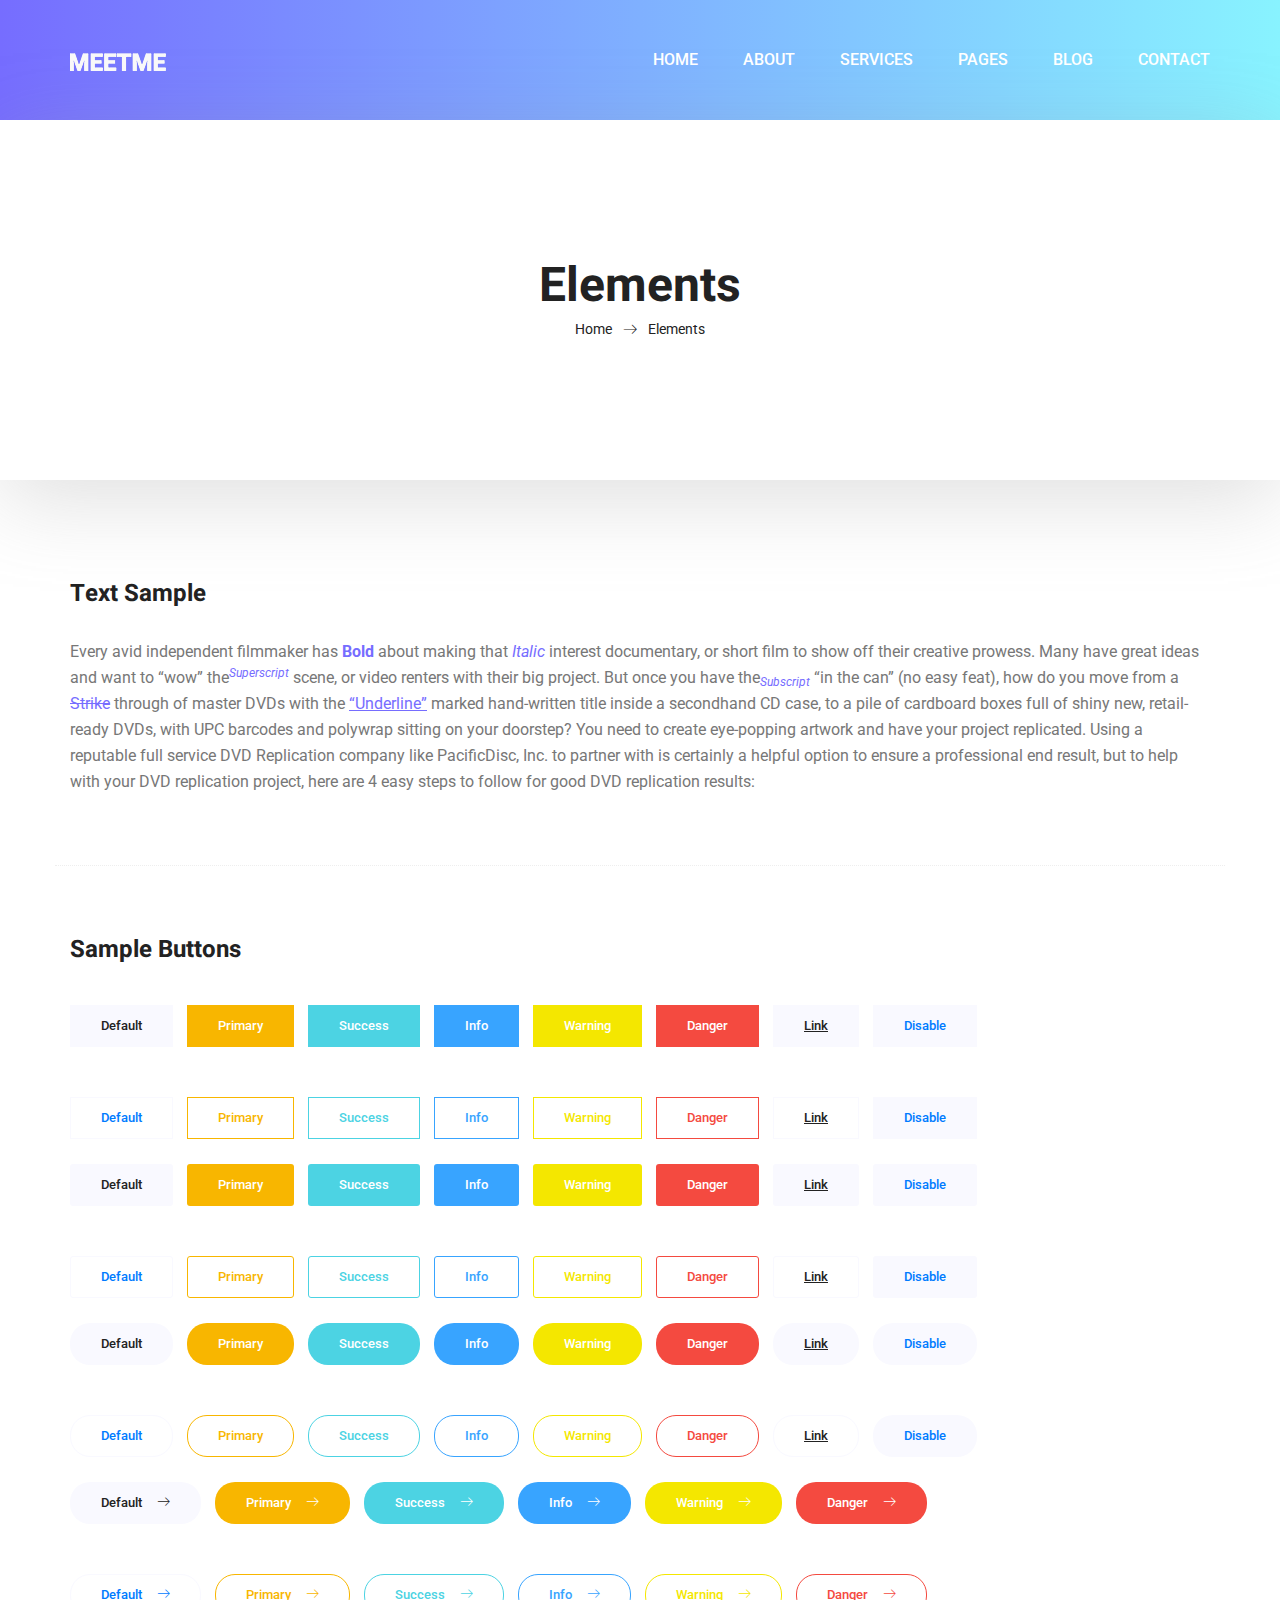
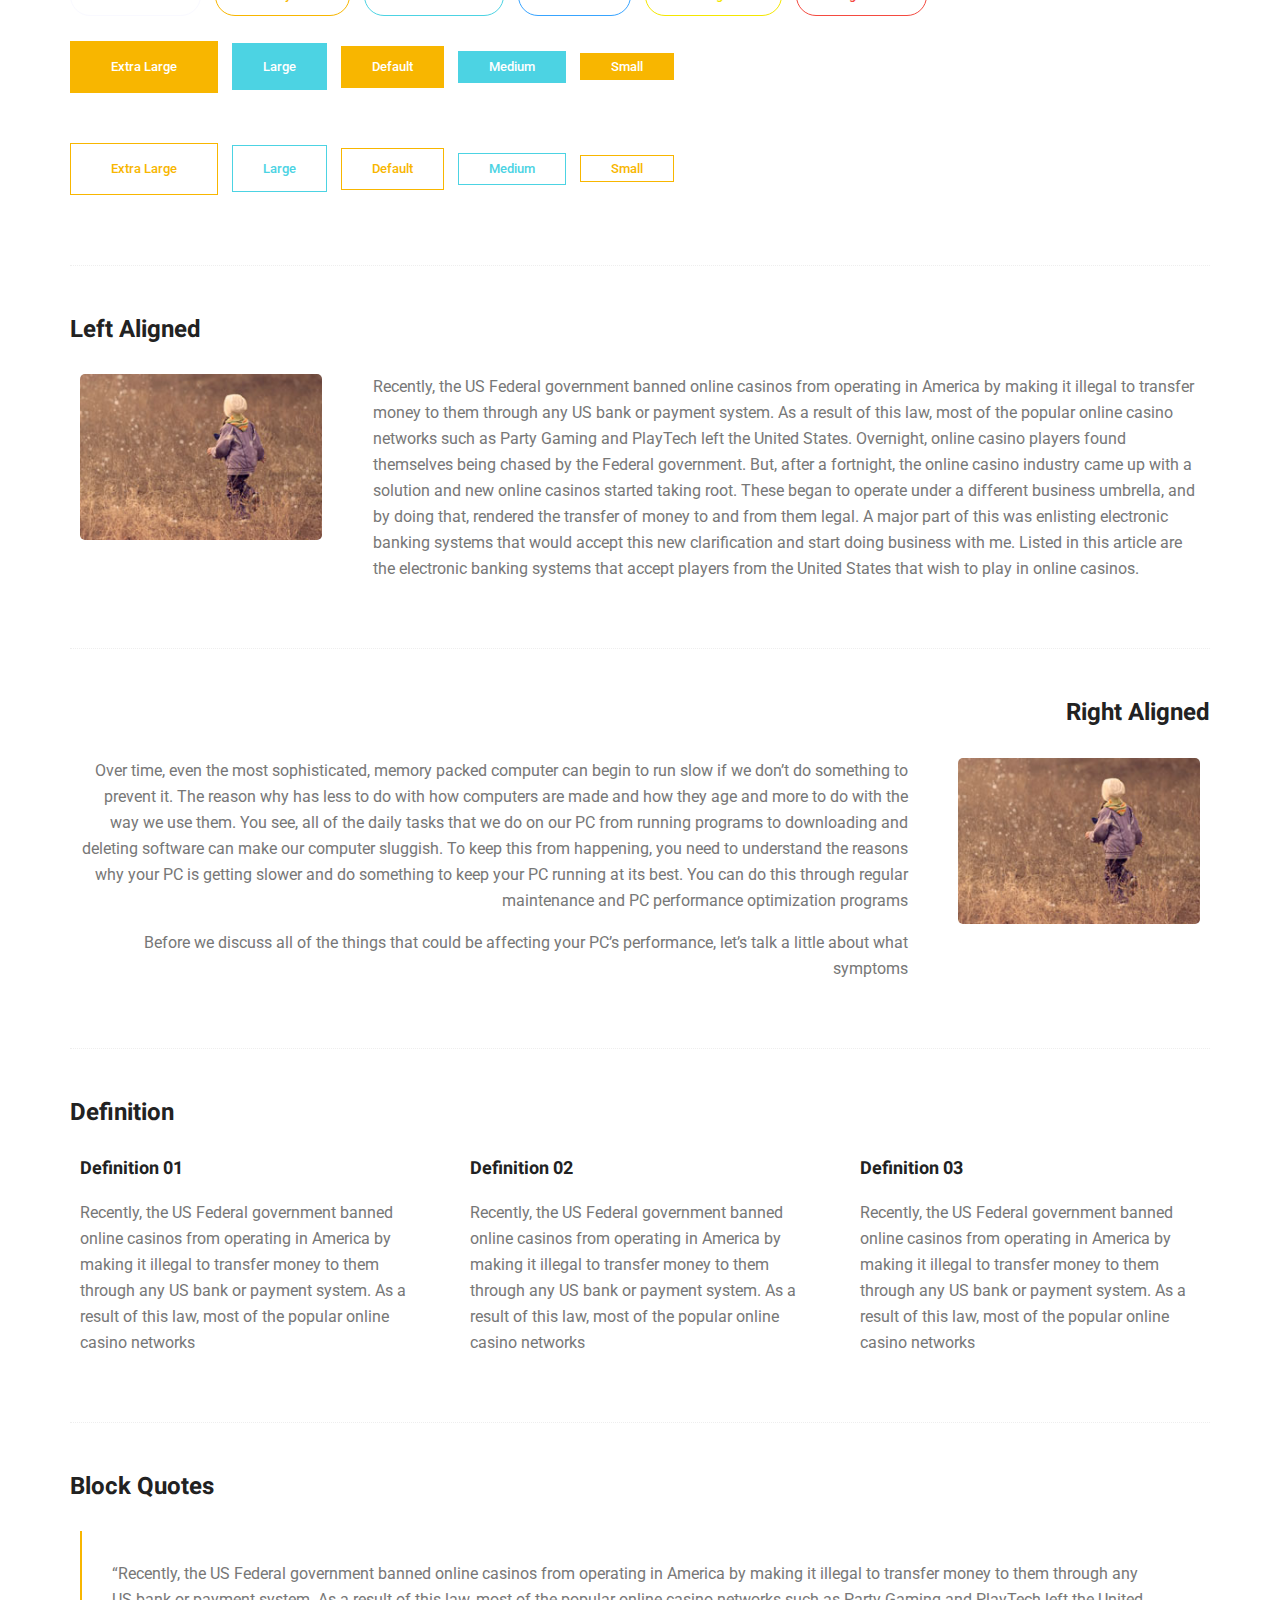
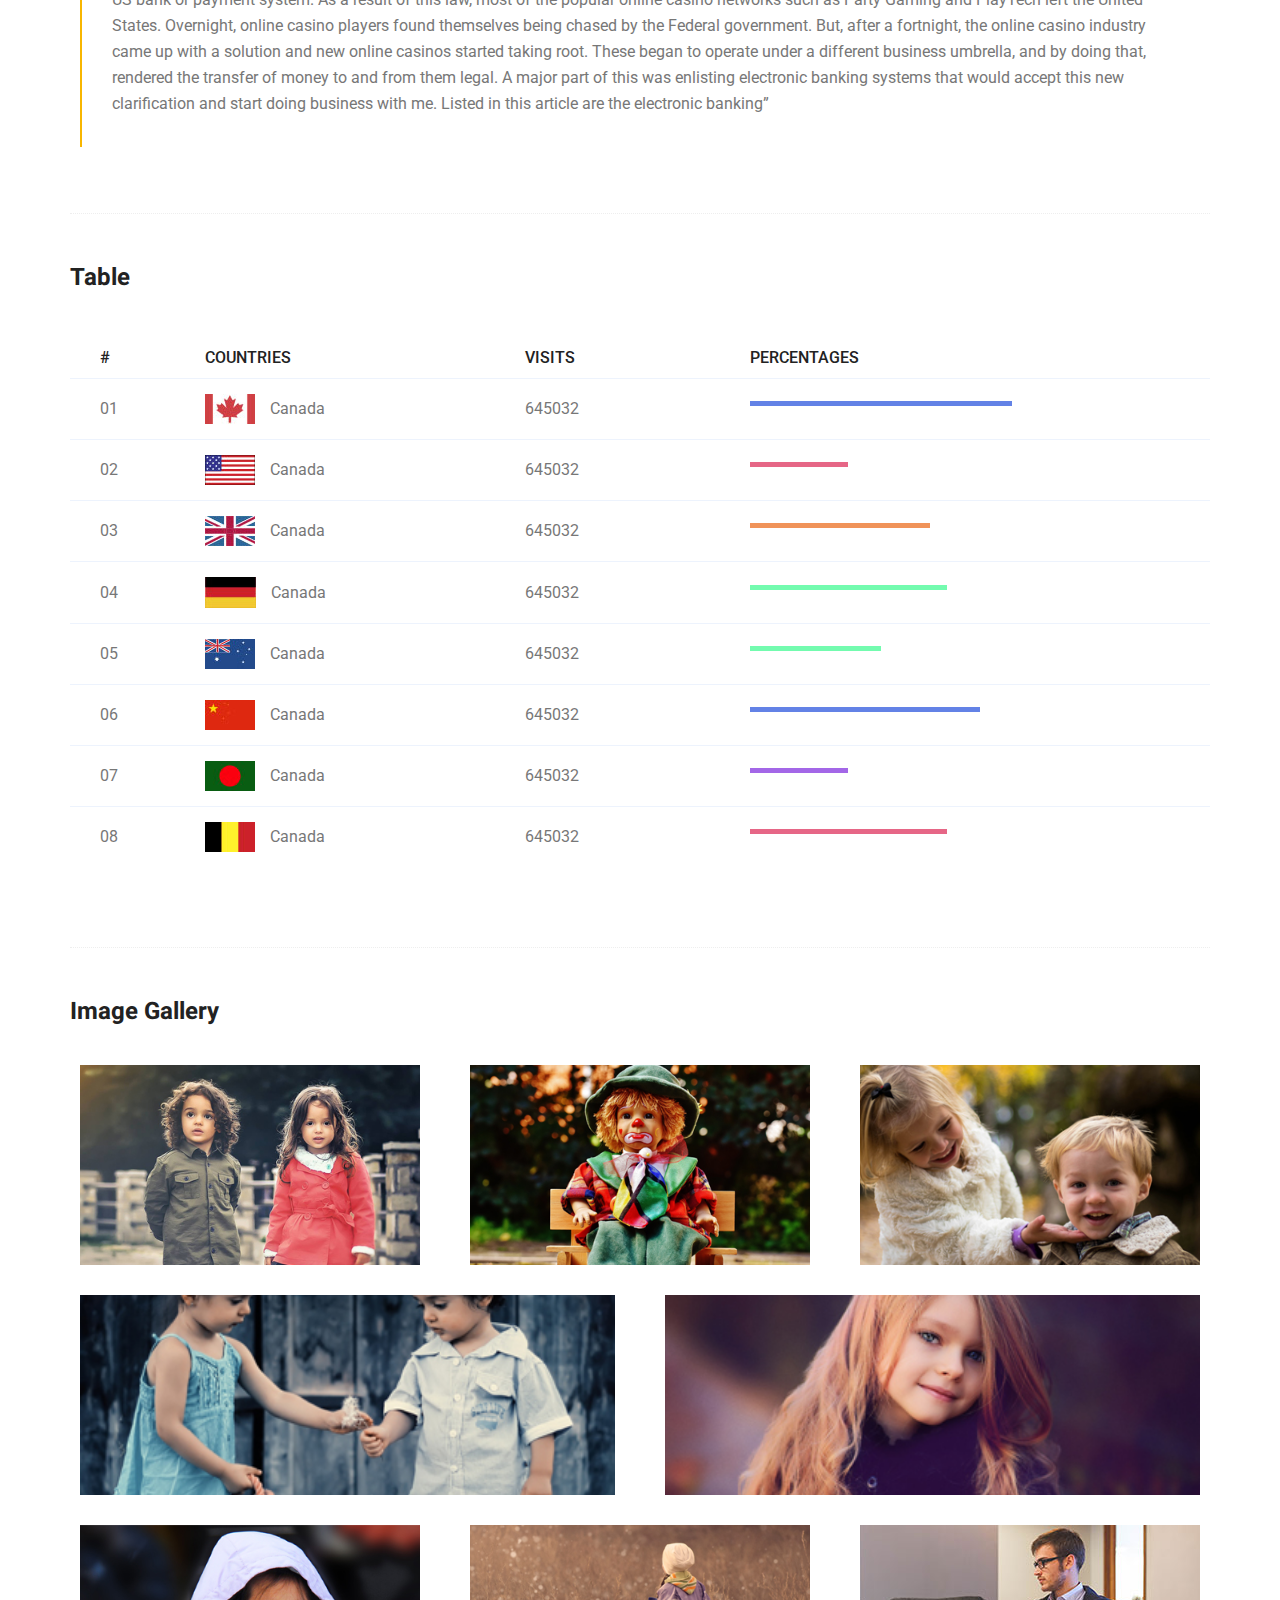
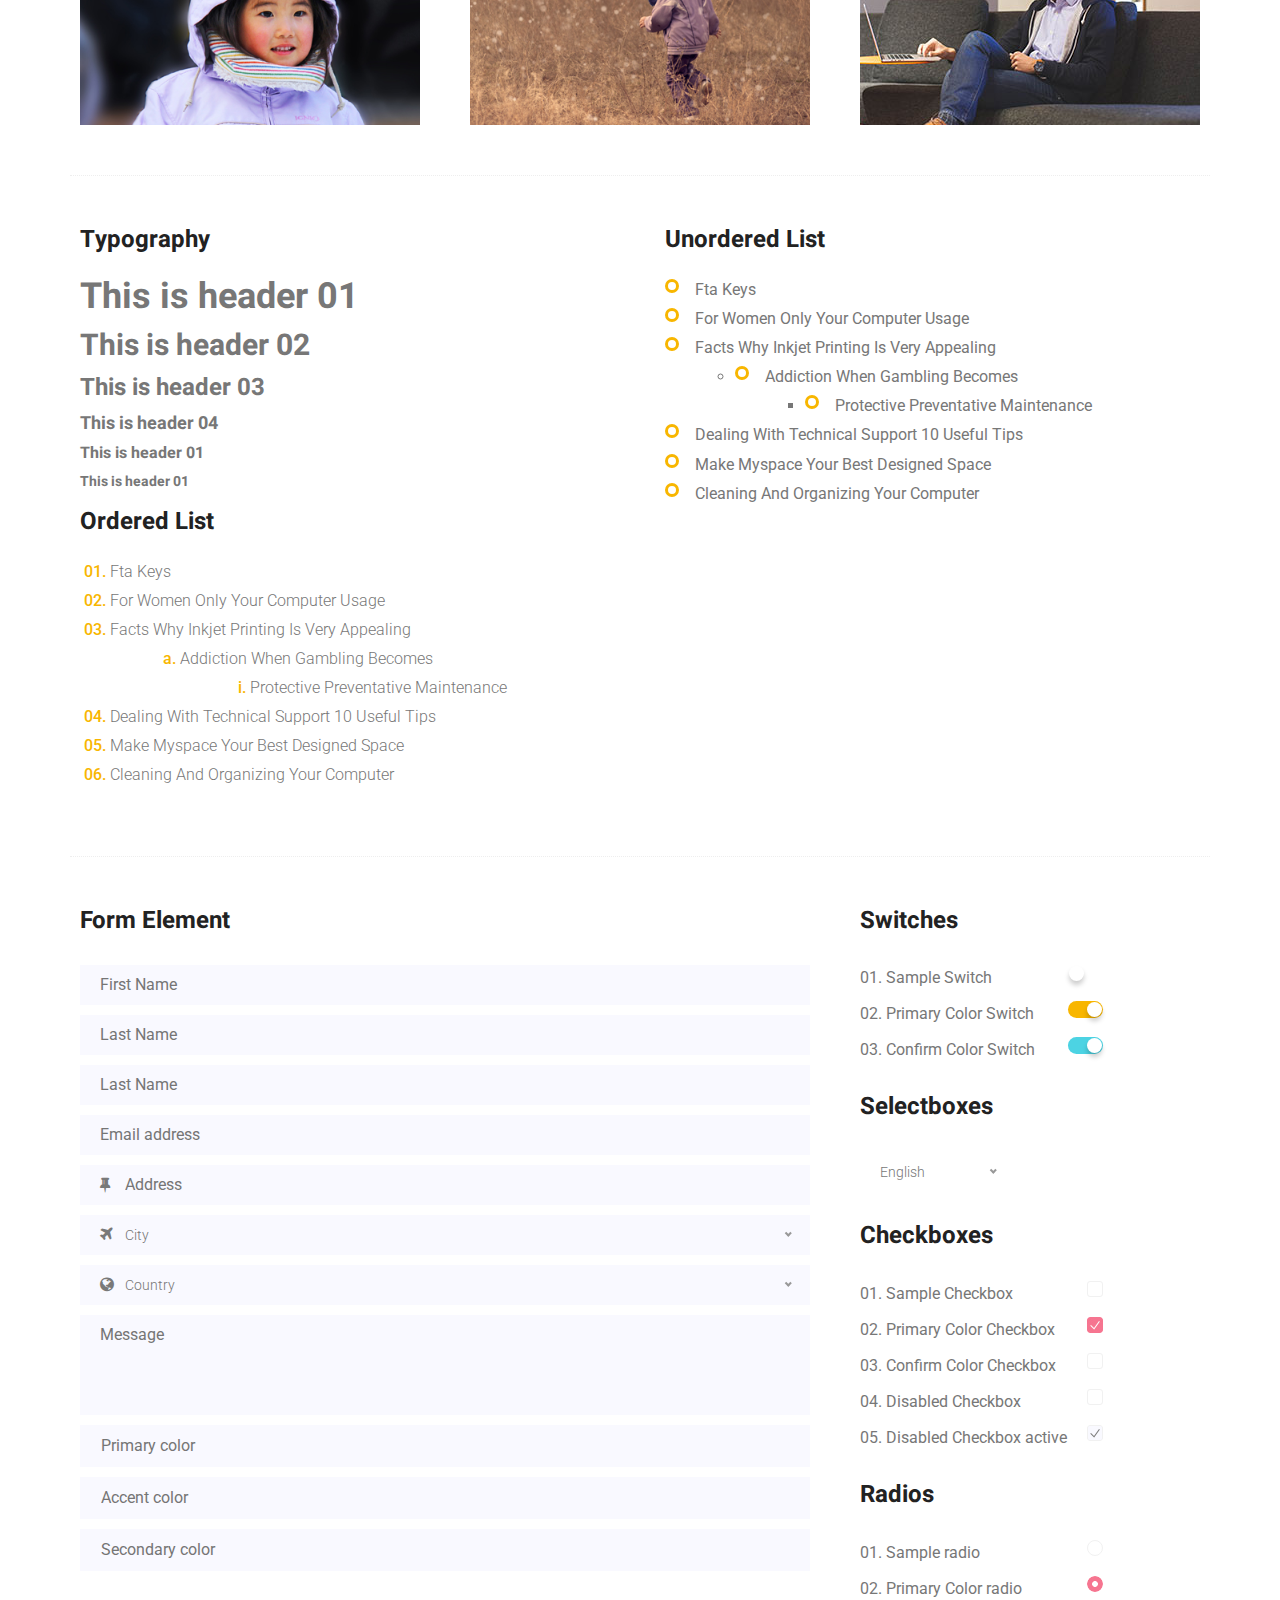
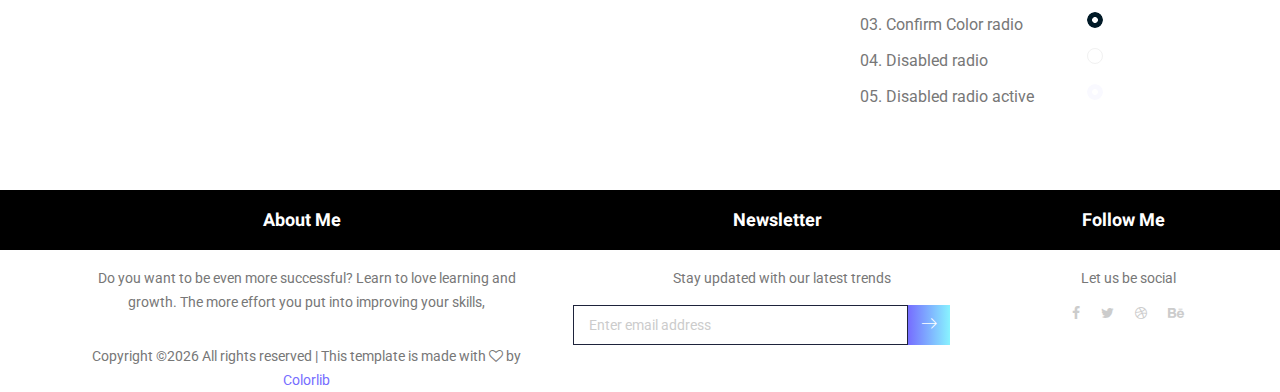
<file: elements.html>
<!doctype html>
<html lang="en">
    <head>
        <!-- Required meta tags -->
        <meta charset="utf-8">
        <meta name="viewport" content="width=device-width, initial-scale=1, shrink-to-fit=no">
        <link rel="icon" href="img/favicon.png" type="image/png">
        <title>MeetMe Personal</title>
        <!-- Bootstrap CSS -->
        <link rel="stylesheet" href="css/bootstrap.css">
        <link rel="stylesheet" href="vendors/linericon/style.css">
        <link rel="stylesheet" href="css/font-awesome.min.css">
        <link rel="stylesheet" href="vendors/owl-carousel/owl.carousel.min.css">
        <link rel="stylesheet" href="vendors/lightbox/simpleLightbox.css">
        <link rel="stylesheet" href="vendors/nice-select/css/nice-select.css">
        <link rel="stylesheet" href="vendors/animate-css/animate.css">
        <link rel="stylesheet" href="vendors/popup/magnific-popup.css">
        <!-- main css -->
        <link rel="stylesheet" href="css/style.css">
        <link rel="stylesheet" href="css/responsive.css">
    </head>
    <body>
        
        <!--================Header Menu Area =================-->
        <header class="header_area">
            <div class="main_menu">
            	<nav class="navbar navbar-expand-lg navbar-light">
					<div class="container box_1620">
						<!-- Brand and toggle get grouped for better mobile display -->
						<a class="navbar-brand logo_h" href="index.html"><img src="img/logo.png" alt=""></a>
						<button class="navbar-toggler" type="button" data-toggle="collapse" data-target="#navbarSupportedContent" aria-controls="navbarSupportedContent" aria-expanded="false" aria-label="Toggle navigation">
							<span class="icon-bar"></span>
							<span class="icon-bar"></span>
							<span class="icon-bar"></span>
						</button>
						<!-- Collect the nav links, forms, and other content for toggling -->
						<div class="collapse navbar-collapse offset" id="navbarSupportedContent">
							<ul class="nav navbar-nav menu_nav ml-auto">
								<li class="nav-item active"><a class="nav-link" href="index.html">Home</a></li> 
								<li class="nav-item"><a class="nav-link" href="about-us.html">About</a></li> 
								<li class="nav-item"><a class="nav-link" href="services.html">Services</a></li> 
								<li class="nav-item submenu dropdown">
									<a href="#" class="nav-link dropdown-toggle" data-toggle="dropdown" role="button" aria-haspopup="true" aria-expanded="false">Pages</a>
									<ul class="dropdown-menu">
										<li class="nav-item"><a class="nav-link" href="portfolio.html">Portfolio</a></li>
										<li class="nav-item"><a class="nav-link" href="elements.html">Elements</a></li>
									</ul>
								</li> 
								<li class="nav-item submenu dropdown">
									<a href="#" class="nav-link dropdown-toggle" data-toggle="dropdown" role="button" aria-haspopup="true" aria-expanded="false">Blog</a>
									<ul class="dropdown-menu">
										<li class="nav-item"><a class="nav-link" href="blog.html">Blog</a></li>
										<li class="nav-item"><a class="nav-link" href="single-blog.html">Blog Details</a></li>
									</ul>
								</li> 
								<li class="nav-item"><a class="nav-link" href="contact.html">Contact</a></li>
							</ul>
						</div> 
					</div>
            	</nav>
            </div>
        </header>
        <!--================Header Menu Area =================-->
        
        <!--================Home Banner Area =================-->
        <section class="banner_area">
            <div class="box_1620">
				<div class="banner_inner d-flex align-items-center">
					<div class="container">
						<div class="banner_content text-center">
							<h2>Elements</h2>
							<div class="page_link">
								<a href="index.html">Home</a>
								<a href="elements.html">Elements</a>
							</div>
						</div>
					</div>
				</div>
            </div>
        </section>
        <!--================End Home Banner Area =================-->
        
        
        <!-- Start Sample Area -->
			<section class="sample-text-area">
				<div class="container">
					<h3 class="text-heading title_color">Text Sample</h3>
					<p class="sample-text">
						Every avid independent filmmaker has <b>Bold</b> about making that <i>Italic</i> interest documentary, or short film to show off their creative prowess. Many have great ideas and want to “wow” the<sup>Superscript</sup> scene, or video renters with their big project.  But once you have the<sub>Subscript</sub> “in the can” (no easy feat), how do you move from a <del>Strike</del> through of master DVDs with the <u>“Underline”</u> marked hand-written title inside a secondhand CD case, to a pile of cardboard boxes full of shiny new, retail-ready DVDs, with UPC barcodes and polywrap sitting on your doorstep?  You need to create eye-popping artwork and have your project replicated. Using a reputable full service DVD Replication company like PacificDisc, Inc. to partner with is certainly a helpful option to ensure a professional end result, but to help with your DVD replication project, here are 4 easy steps to follow for good DVD replication results: 

					</p>
				</div>
			</section>
			<!-- End Sample Area -->
			<!-- Start Button -->
			<section class="button-area">
				<div class="container border-top-generic">
					<h3 class="text-heading title_color">Sample Buttons</h3>
					<div class="button-group-area">
						<a href="#" class="genric-btn default">Default</a>
						<a href="#" class="genric-btn primary">Primary</a>
						<a href="#" class="genric-btn success">Success</a>
						<a href="#" class="genric-btn info">Info</a>
						<a href="#" class="genric-btn warning">Warning</a>
						<a href="#" class="genric-btn danger">Danger</a>
						<a href="#" class="genric-btn link">Link</a>
						<a href="#" class="genric-btn disable">Disable</a>
					</div>
					<div class="button-group-area mt-10">
						<a href="#" class="genric-btn default-border">Default</a>
						<a href="#" class="genric-btn primary-border">Primary</a>
						<a href="#" class="genric-btn success-border">Success</a>
						<a href="#" class="genric-btn info-border">Info</a>
						<a href="#" class="genric-btn warning-border">Warning</a>
						<a href="#" class="genric-btn danger-border">Danger</a>
						<a href="#" class="genric-btn link-border">Link</a>
						<a href="#" class="genric-btn disable">Disable</a>
					</div>
					<div class="button-group-area mt-40">
						<a href="#" class="genric-btn default radius">Default</a>
						<a href="#" class="genric-btn primary radius">Primary</a>
						<a href="#" class="genric-btn success radius">Success</a>
						<a href="#" class="genric-btn info radius">Info</a>
						<a href="#" class="genric-btn warning radius">Warning</a>
						<a href="#" class="genric-btn danger radius">Danger</a>
						<a href="#" class="genric-btn link radius">Link</a>
						<a href="#" class="genric-btn disable radius">Disable</a>
					</div>
					<div class="button-group-area mt-10">
						<a href="#" class="genric-btn default-border radius">Default</a>
						<a href="#" class="genric-btn primary-border radius">Primary</a>
						<a href="#" class="genric-btn success-border radius">Success</a>
						<a href="#" class="genric-btn info-border radius">Info</a>
						<a href="#" class="genric-btn warning-border radius">Warning</a>
						<a href="#" class="genric-btn danger-border radius">Danger</a>
						<a href="#" class="genric-btn link-border radius">Link</a>
						<a href="#" class="genric-btn disable radius">Disable</a>
					</div>
					<div class="button-group-area mt-40">
						<a href="#" class="genric-btn default circle">Default</a>
						<a href="#" class="genric-btn primary circle">Primary</a>
						<a href="#" class="genric-btn success circle">Success</a>
						<a href="#" class="genric-btn info circle">Info</a>
						<a href="#" class="genric-btn warning circle">Warning</a>
						<a href="#" class="genric-btn danger circle">Danger</a>
						<a href="#" class="genric-btn link circle">Link</a>
						<a href="#" class="genric-btn disable circle">Disable</a>
					</div>
					<div class="button-group-area mt-10">
						<a href="#" class="genric-btn default-border circle">Default</a>
						<a href="#" class="genric-btn primary-border circle">Primary</a>
						<a href="#" class="genric-btn success-border circle">Success</a>
						<a href="#" class="genric-btn info-border circle">Info</a>
						<a href="#" class="genric-btn warning-border circle">Warning</a>
						<a href="#" class="genric-btn danger-border circle">Danger</a>
						<a href="#" class="genric-btn link-border circle">Link</a>
						<a href="#" class="genric-btn disable circle">Disable</a>
					</div>
					<div class="button-group-area mt-40">
						<a href="#" class="genric-btn default circle arrow">Default<span class="lnr lnr-arrow-right"></span></a>
						<a href="#" class="genric-btn primary circle arrow">Primary<span class="lnr lnr-arrow-right"></span></a>
						<a href="#" class="genric-btn success circle arrow">Success<span class="lnr lnr-arrow-right"></span></a>
						<a href="#" class="genric-btn info circle arrow">Info<span class="lnr lnr-arrow-right"></span></a>
						<a href="#" class="genric-btn warning circle arrow">Warning<span class="lnr lnr-arrow-right"></span></a>
						<a href="#" class="genric-btn danger circle arrow">Danger<span class="lnr lnr-arrow-right"></span></a>
					</div>
					<div class="button-group-area mt-10">
						<a href="#" class="genric-btn default-border circle arrow">Default<span class="lnr lnr-arrow-right"></span></a>
						<a href="#" class="genric-btn primary-border circle arrow">Primary<span class="lnr lnr-arrow-right"></span></a>
						<a href="#" class="genric-btn success-border circle arrow">Success<span class="lnr lnr-arrow-right"></span></a>
						<a href="#" class="genric-btn info-border circle arrow">Info<span class="lnr lnr-arrow-right"></span></a>
						<a href="#" class="genric-btn warning-border circle arrow">Warning<span class="lnr lnr-arrow-right"></span></a>
						<a href="#" class="genric-btn danger-border circle arrow">Danger<span class="lnr lnr-arrow-right"></span></a>
					</div>
					<div class="button-group-area mt-40">
						<a href="#" class="genric-btn primary e-large">Extra Large</a>
						<a href="#" class="genric-btn success large">Large</a>
						<a href="#" class="genric-btn primary">Default</a>
						<a href="#" class="genric-btn success medium">Medium</a>
						<a href="#" class="genric-btn primary small">Small</a>
					</div>
					<div class="button-group-area mt-10">
						<a href="#" class="genric-btn primary-border e-large">Extra Large</a>
						<a href="#" class="genric-btn success-border large">Large</a>
						<a href="#" class="genric-btn primary-border">Default</a>
						<a href="#" class="genric-btn success-border medium">Medium</a>
						<a href="#" class="genric-btn primary-border small">Small</a>
					</div>
				</div>
			</section>
			<!-- End Button -->
			<!-- Start Align Area -->
			<div class="whole-wrap">
				<div class="container">
					<div class="section-top-border">
						<h3 class="mb-30 title_color">Left Aligned</h3>
						<div class="row">
							<div class="col-md-3">
								<img src="img/elements/d.jpg" alt="" class="img-fluid">
							</div>
							<div class="col-md-9 mt-sm-20 left-align-p">
								<p>Recently, the US Federal government banned online casinos from operating in America by making it illegal to transfer money to them through any US bank or payment system. As a result of this law, most of the popular online casino networks such as Party Gaming and PlayTech left the United States. Overnight, online casino players found themselves being chased by the Federal government. But, after a fortnight, the online casino industry came up with a solution and new online casinos started taking root. These began to operate under a different business umbrella, and by doing that, rendered the transfer of money to and from them legal. A major part of this was enlisting electronic banking systems that would accept this new clarification and start doing business with me. Listed in this article are the electronic banking systems that accept players from the United States that wish to play in online casinos.</p>
							</div>
						</div>
					</div>
					<div class="section-top-border text-right">
						<h3 class="mb-30 title_color">Right Aligned</h3>
						<div class="row">
							<div class="col-md-9">
								<p class="text-right">Over time, even the most sophisticated, memory packed computer can begin to run slow if we don’t do something to prevent it. The reason why has less to do with how computers are made and how they age and more to do with the way we use them. You see, all of the daily tasks that we do on our PC from running programs to downloading and deleting software can make our computer sluggish. To keep this from happening, you need to understand the reasons why your PC is getting slower and do something to keep your PC running at its best. You can do this through regular maintenance and PC performance optimization programs</p>
								<p class="text-right">Before we discuss all of the things that could be affecting your PC’s performance, let’s talk a little about what symptoms</p>
							</div>
							<div class="col-md-3">
								<img src="img/elements/d.jpg" alt="" class="img-fluid">
							</div>
						</div>
					</div>
					<div class="section-top-border">
						<h3 class="mb-30 title_color">Definition</h3>
						<div class="row">
							<div class="col-md-4">
								<div class="single-defination">
									<h4 class="mb-20">Definition 01</h4>
									<p>Recently, the US Federal government banned online casinos from operating in America by making it illegal to transfer money to them through any US bank or payment system. As a result of this law, most of the popular online casino networks</p>
								</div>
							</div>
							<div class="col-md-4">
								<div class="single-defination">
									<h4 class="mb-20">Definition 02</h4>
									<p>Recently, the US Federal government banned online casinos from operating in America by making it illegal to transfer money to them through any US bank or payment system. As a result of this law, most of the popular online casino networks</p>
								</div>
							</div>
							<div class="col-md-4">
								<div class="single-defination">
									<h4 class="mb-20">Definition 03</h4>
									<p>Recently, the US Federal government banned online casinos from operating in America by making it illegal to transfer money to them through any US bank or payment system. As a result of this law, most of the popular online casino networks</p>
								</div>
							</div>
						</div>
					</div>
					<div class="section-top-border">
						<h3 class="mb-30 title_color">Block Quotes</h3>
						<div class="row">
							<div class="col-lg-12">
								<blockquote class="generic-blockquote">
									“Recently, the US Federal government banned online casinos from operating in America by making it illegal to transfer money to them through any US bank or payment system. As a result of this law, most of the popular online casino networks such as Party Gaming and PlayTech left the United States. Overnight, online casino players found themselves being chased by the Federal government. But, after a fortnight, the online casino industry came up with a solution and new online casinos started taking root. These began to operate under a different business umbrella, and by doing that, rendered the transfer of money to and from them legal. A major part of this was enlisting electronic banking systems that would accept this new clarification and start doing business with me. Listed in this article are the electronic banking” 
								</blockquote>
							</div>
						</div>
					</div>
					<div class="section-top-border">
						<h3 class="mb-30 title_color">Table</h3>
						<div class="progress-table-wrap">
							<div class="progress-table">
								<div class="table-head">
									<div class="serial">#</div>
									<div class="country">Countries</div>
									<div class="visit">Visits</div>
									<div class="percentage">Percentages</div>
								</div>
								<div class="table-row">
									<div class="serial">01</div>
									<div class="country"> <img src="img/elements/f1.jpg" alt="flag">Canada</div>
									<div class="visit">645032</div>
									<div class="percentage">
										<div class="progress">
											<div class="progress-bar color-1" role="progressbar" style="width: 80%" aria-valuenow="80" aria-valuemin="0" aria-valuemax="100"></div>
										</div>
									</div>
								</div>
								<div class="table-row">
									<div class="serial">02</div>
									<div class="country"> <img src="img/elements/f2.jpg" alt="flag">Canada</div>
									<div class="visit">645032</div>
									<div class="percentage">
										<div class="progress">
											<div class="progress-bar color-2" role="progressbar" style="width: 30%" aria-valuenow="30" aria-valuemin="0" aria-valuemax="100"></div>
										</div>
									</div>
								</div>
								<div class="table-row">
									<div class="serial">03</div>
									<div class="country"> <img src="img/elements/f3.jpg" alt="flag">Canada</div>
									<div class="visit">645032</div>
									<div class="percentage">
										<div class="progress">
											<div class="progress-bar color-3" role="progressbar" style="width: 55%" aria-valuenow="55" aria-valuemin="0" aria-valuemax="100"></div>
										</div>
									</div>
								</div>
								<div class="table-row">
									<div class="serial">04</div>
									<div class="country"> <img src="img/elements/f4.jpg" alt="flag">Canada</div>
									<div class="visit">645032</div>
									<div class="percentage">
										<div class="progress">
											<div class="progress-bar color-4" role="progressbar" style="width: 60%" aria-valuenow="60" aria-valuemin="0" aria-valuemax="100"></div>
										</div>
									</div>
								</div>
								<div class="table-row">
									<div class="serial">05</div>
									<div class="country"> <img src="img/elements/f5.jpg" alt="flag">Canada</div>
									<div class="visit">645032</div>
									<div class="percentage">
										<div class="progress">
											<div class="progress-bar color-5" role="progressbar" style="width: 40%" aria-valuenow="40" aria-valuemin="0" aria-valuemax="100"></div>
										</div>
									</div>
								</div>
								<div class="table-row">
									<div class="serial">06</div>
									<div class="country"> <img src="img/elements/f6.jpg" alt="flag">Canada</div>
									<div class="visit">645032</div>
									<div class="percentage">
										<div class="progress">
											<div class="progress-bar color-6" role="progressbar" style="width: 70%" aria-valuenow="70" aria-valuemin="0" aria-valuemax="100"></div>
										</div>
									</div>
								</div>
								<div class="table-row">
									<div class="serial">07</div>
									<div class="country"> <img src="img/elements/f7.jpg" alt="flag">Canada</div>
									<div class="visit">645032</div>
									<div class="percentage">
										<div class="progress">
											<div class="progress-bar color-7" role="progressbar" style="width: 30%" aria-valuenow="30" aria-valuemin="0" aria-valuemax="100"></div>
										</div>
									</div>
								</div>
								<div class="table-row">
									<div class="serial">08</div>
									<div class="country"> <img src="img/elements/f8.jpg" alt="flag">Canada</div>
									<div class="visit">645032</div>
									<div class="percentage">
										<div class="progress">
											<div class="progress-bar color-8" role="progressbar" style="width: 60%" aria-valuenow="60" aria-valuemin="0" aria-valuemax="100"></div>
										</div>
									</div>
								</div>
							</div>
						</div>
					</div>
					<div class="section-top-border">
						<h3 class="title_color">Image Gallery</h3>
						<div class="row gallery-item">
							<div class="col-md-4">
								<a href="img/elements/g1.jpg" class="img-gal"><div class="single-gallery-image" style="background: url(img/elements/g1.jpg);"></div></a>
							</div>
							<div class="col-md-4">
								<a href="img/elements/g2.jpg" class="img-gal"><div class="single-gallery-image" style="background: url(img/elements/g2.jpg);"></div></a>
							</div>
							<div class="col-md-4">
								<a href="img/elements/g3.jpg" class="img-gal"><div class="single-gallery-image" style="background: url(img/elements/g3.jpg);"></div></a>
							</div>
							<div class="col-md-6">
								<a href="img/elements/g4.jpg" class="img-gal"><div class="single-gallery-image" style="background: url(img/elements/g4.jpg);"></div></a>
							</div>
							<div class="col-md-6">
								<a href="img/elements/g5.jpg" class="img-gal"><div class="single-gallery-image" style="background: url(img/elements/g5.jpg);"></div></a>
							</div>
							<div class="col-md-4">
								<a href="img/elements/g6.jpg" class="img-gal"><div class="single-gallery-image" style="background: url(img/elements/g6.jpg);"></div></a>
							</div>
							<div class="col-md-4">
								<a href="img/elements/g7.jpg" class="img-gal"><div class="single-gallery-image" style="background: url(img/elements/g7.jpg);"></div></a>
							</div>
							<div class="col-md-4">
								<a href="img/elements/g8.jpg" class="img-gal"><div class="single-gallery-image" style="background: url(img/elements/g8.jpg);"></div></a>
							</div>
						</div>
					</div>
					<div class="section-top-border">
						<div class="row">
							<div class="col-lg-4 col-sm-6 typo-sec">
								<h3 class="mb-20 title_color">Typography</h3>
								<div class="typography">
									<h1 class="typo-list">This is header 01</h1>
									<h2 class="typo-list">This is header 02</h2>
									<h3 class="typo-list">This is header 03</h3>
									<h4 class="typo-list">This is header 04</h4>
									<h5 class="typo-list">This is header 01</h5>
									<h6 class="typo-list">This is header 01</h6>
								</div>
							</div>
							<div class="col-lg-4 col-sm-6 mt-sm-30 typo-sec">
								<h3 class="mb-20 title_color">Unordered List</h3>
								<div class="">
									<ul class="unordered-list">
										<li>Fta Keys</li>
										<li>For Women Only Your Computer Usage</li>
										<li>Facts Why Inkjet Printing Is Very Appealing
											<ul>
												<li>Addiction When Gambling Becomes
													<ul>
														<li>Protective Preventative Maintenance</li>
													</ul>
												</li>
											</ul>
										</li>
										<li>Dealing With Technical Support 10 Useful Tips</li>
										<li>Make Myspace Your Best Designed Space</li>
										<li>Cleaning And Organizing Your Computer</li>
									</ul>
								</div>
							</div>
							<div class="col-lg-4 col-sm-6 mt-sm-30 typo-sec">
								<h3 class="mb-20 title_color">Ordered List</h3>
								<div class="">
									<ol class="ordered-list">
										<li><span>Fta Keys</span></li>
										<li><span>For Women Only Your Computer Usage</span></li>
										<li><span>Facts Why Inkjet Printing Is Very Appealing</span>
											<ol class="ordered-list-alpha">
												<li><span>Addiction When Gambling Becomes</span>
													<ol class="ordered-list-roman">
														<li><span>Protective Preventative Maintenance</span></li>
													</ol>
												</li>
											</ol>
										</li>
										<li><span>Dealing With Technical Support 10 Useful Tips</span></li>
										<li><span>Make Myspace Your Best Designed Space</span></li>
										<li><span>Cleaning And Organizing Your Computer</span></li>
									</ol>
								</div>
							</div>
						</div>
					</div>
					<div class="section-top-border">
						<div class="row">
							<div class="col-lg-8 col-md-8">
								<h3 class="mb-30 title_color">Form Element</h3>
								<form action="#">
									<div class="mt-10">
										<input type="text" name="first_name" placeholder="First Name" onfocus="this.placeholder = ''" onblur="this.placeholder = 'First Name'" required class="single-input">
									</div>
									<div class="mt-10">
										<input type="text" name="last_name" placeholder="Last Name" onfocus="this.placeholder = ''" onblur="this.placeholder = 'Last Name'" required class="single-input">
									</div>
									<div class="mt-10">
										<input type="text" name="last_name" placeholder="Last Name" onfocus="this.placeholder = ''" onblur="this.placeholder = 'Last Name'" required class="single-input">
									</div>
									<div class="mt-10">
										<input type="email" name="EMAIL" placeholder="Email address" onfocus="this.placeholder = ''" onblur="this.placeholder = 'Email address'" required class="single-input">
									</div>
									<div class="input-group-icon mt-10">
										<div class="icon"><i class="fa fa-thumb-tack" aria-hidden="true"></i></div>
										<input type="text" name="address" placeholder="Address" onfocus="this.placeholder = ''" onblur="this.placeholder = 'Address'" required class="single-input">
									</div>
									<div class="input-group-icon mt-10">
										<div class="icon"><i class="fa fa-plane" aria-hidden="true"></i></div>
										<div class="form-select" id="default-select">
											<select>
												<option value="1">City</option>
												<option value="1">Dhaka</option>
												<option value="1">Dilli</option>
												<option value="1">Newyork</option>
												<option value="1">Islamabad</option>
											</select>
										</div>
									</div>
									<div class="input-group-icon mt-10">
										<div class="icon"><i class="fa fa-globe" aria-hidden="true"></i></div>
										<div class="form-select" id="default-select2">
											<select>
												<option value="1">Country</option>
												<option value="1">Bangladesh</option>
												<option value="1">India</option>
												<option value="1">England</option>
												<option value="1">Srilanka</option>
											</select>
										</div>
									</div>
									
									<div class="mt-10">
										<textarea class="single-textarea" placeholder="Message" onfocus="this.placeholder = ''" onblur="this.placeholder = 'Message'" required></textarea>
									</div>
									<div class="mt-10">
										<input type="text" name="first_name" placeholder="Primary color" onfocus="this.placeholder = ''" onblur="this.placeholder = 'Primary color'" required class="single-input-primary">
									</div>
									<div class="mt-10">
										<input type="text" name="first_name" placeholder="Accent color" onfocus="this.placeholder = ''" onblur="this.placeholder = 'Accent color'" required class="single-input-accent">
									</div>
									<div class="mt-10">
										<input type="text" name="first_name" placeholder="Secondary color" onfocus="this.placeholder = ''" onblur="this.placeholder = 'Secondary color'" required class="single-input-secondary">
									</div>
								</form>
							</div>
							<div class="col-lg-3 col-md-4 mt-sm-30 element-wrap">
								<div class="single-element-widget">
									<h3 class="mb-30 title_color">Switches</h3>
									<div class="switch-wrap d-flex justify-content-between">
										<p>01. Sample Switch</p>
										<div class="primary-switch">
											<input type="checkbox" id="default-switch">
											<label for="default-switch"></label>
										</div>
									</div>
									<div class="switch-wrap d-flex justify-content-between">
										<p>02. Primary Color Switch</p>
										<div class="primary-switch">
											<input type="checkbox" id="primary-switch" checked>
											<label for="primary-switch"></label>
										</div>
									</div>
									<div class="switch-wrap d-flex justify-content-between">
										<p>03. Confirm Color Switch</p>
										<div class="confirm-switch">
											<input type="checkbox" id="confirm-switch" checked>
											<label for="confirm-switch"></label>
										</div>
									</div>
								</div>
								<div class="single-element-widget">
									<h3 class="mb-30 title_color">Selectboxes</h3>
									<div class="default-select" id="default-select">
										<select>
											<option value="1">English</option>
											<option value="1">Spanish</option>
											<option value="1">Arabic</option>
											<option value="1">Portuguise</option>
											<option value="1">Bengali</option>
										</select>
									</div>
								</div>
								<div class="single-element-widget">
									<h3 class="mb-30 title_color">Checkboxes</h3>
									<div class="switch-wrap d-flex justify-content-between">
										<p>01. Sample Checkbox</p>
										<div class="primary-checkbox">
											<input type="checkbox" id="default-checkbox">
											<label for="default-checkbox"></label>
										</div>
									</div>
									<div class="switch-wrap d-flex justify-content-between">
										<p>02. Primary Color Checkbox</p>
										<div class="primary-checkbox">
											<input type="checkbox" id="primary-checkbox" checked>
											<label for="primary-checkbox"></label>
										</div>
									</div>
									<div class="switch-wrap d-flex justify-content-between">
										<p>03. Confirm Color Checkbox</p>
										<div class="confirm-checkbox">
											<input type="checkbox" id="confirm-checkbox">
											<label for="confirm-checkbox"></label>
										</div>
									</div>
									<div class="switch-wrap d-flex justify-content-between">
										<p>04. Disabled Checkbox</p>
										<div class="disabled-checkbox">
											<input type="checkbox" id="disabled-checkbox" disabled>
											<label for="disabled-checkbox"></label>
										</div>
									</div>
									<div class="switch-wrap d-flex justify-content-between">
										<p>05. Disabled Checkbox active</p>
										<div class="disabled-checkbox">
											<input type="checkbox" id="disabled-checkbox-active" checked disabled>
											<label for="disabled-checkbox-active"></label>
										</div>
									</div>
								</div>
								<div class="single-element-widget">
									<h3 class="mb-30 title_color">Radios</h3>
									<div class="switch-wrap d-flex justify-content-between">
										<p>01. Sample radio</p>
										<div class="primary-radio">
											<input type="checkbox" id="default-radio">
											<label for="default-radio"></label>
										</div>
									</div>
									<div class="switch-wrap d-flex justify-content-between">
										<p>02. Primary Color radio</p>
										<div class="primary-radio">
											<input type="checkbox" id="primary-radio" checked>
											<label for="primary-radio"></label>
										</div>
									</div>
									<div class="switch-wrap d-flex justify-content-between">
										<p>03. Confirm Color radio</p>
										<div class="confirm-radio">
											<input type="checkbox" id="confirm-radio" checked>
											<label for="confirm-radio"></label>
										</div>
									</div>
									<div class="switch-wrap d-flex justify-content-between">
										<p>04. Disabled radio</p>
										<div class="disabled-radio">
											<input type="checkbox" id="disabled-radio" disabled>
											<label for="disabled-radio"></label>
										</div>
									</div>
									<div class="switch-wrap d-flex justify-content-between">
										<p>05. Disabled radio active</p>
										<div class="disabled-radio">
											<input type="checkbox" id="disabled-radio-active" checked disabled>
											<label for="disabled-radio-active"></label>
										</div>
									</div>
								</div>
							</div>
						</div>
					</div>
				</div>
			</div>
			<!-- End Align Area -->
        
        
        <!--================Footer Area =================-->
        <footer class="footer_area p_120">
        	<div class="container">
        		<div class="row footer_inner">
        			<div class="col-lg-5 col-sm-6">
        				<aside class="f_widget ab_widget">
        					<div class="f_title">
        						<h3>About Me</h3>
        					</div>
        					<p>Do you want to be even more successful? Learn to love learning and growth. The more effort you put into improving your skills,</p>
        					<p><!-- Link back to Colorlib can't be removed. Template is licensed under CC BY 3.0. -->
Copyright &copy;<script>document.write(new Date().getFullYear());</script> All rights reserved | This template is made with <i class="fa fa-heart-o" aria-hidden="true"></i> by <a href="https://colorlib.com" target="_blank">Colorlib</a>
<!-- Link back to Colorlib can't be removed. Template is licensed under CC BY 3.0. --></p>
        				</aside>
        			</div>
        			<div class="col-lg-5 col-sm-6">
        				<aside class="f_widget news_widget">
        					<div class="f_title">
        						<h3>Newsletter</h3>
        					</div>
        					<p>Stay updated with our latest trends</p>
        					<div id="mc_embed_signup">
                                <form target="_blank" action="https://spondonit.us12.list-manage.com/subscribe/post?u=1462626880ade1ac87bd9c93a&amp;id=92a4423d01" method="get" class="subscribe_form relative">
                                	<div class="input-group d-flex flex-row">
                                        <input name="EMAIL" placeholder="Enter email address" onfocus="this.placeholder = ''" onblur="this.placeholder = 'Email Address '" required="" type="email">
                                        <button class="btn sub-btn"><span class="lnr lnr-arrow-right"></span></button>		
                                    </div>				
                                    <div class="mt-10 info"></div>
                                </form>
                            </div>
        				</aside>
        			</div>
        			<div class="col-lg-2">
        				<aside class="f_widget social_widget">
        					<div class="f_title">
        						<h3>Follow Me</h3>
        					</div>
        					<p>Let us be social</p>
        					<ul class="list">
        						<li><a href="#"><i class="fa fa-facebook"></i></a></li>
        						<li><a href="#"><i class="fa fa-twitter"></i></a></li>
        						<li><a href="#"><i class="fa fa-dribbble"></i></a></li>
        						<li><a href="#"><i class="fa fa-behance"></i></a></li>
        					</ul>
        				</aside>
        			</div>
        		</div>
        	</div>
        </footer>
        <!--================End Footer Area =================-->
        
        
        
        
        <!-- Optional JavaScript -->
        <!-- jQuery first, then Popper.js, then Bootstrap JS -->
        <script src="js/jquery-3.3.1.min.js"></script>
        <script src="js/popper.js"></script>
        <script src="js/bootstrap.min.js"></script>
        <script src="js/stellar.js"></script>
        <script src="vendors/lightbox/simpleLightbox.min.js"></script>
        <script src="vendors/nice-select/js/jquery.nice-select.min.js"></script>
        <script src="vendors/isotope/imagesloaded.pkgd.min.js"></script>
        <script src="vendors/isotope/isotope.pkgd.min.js"></script>
        <script src="vendors/owl-carousel/owl.carousel.min.js"></script>
        <script src="vendors/popup/jquery.magnific-popup.min.js"></script>
        <script src="js/jquery.ajaxchimp.min.js"></script>
        <script src="vendors/counter-up/jquery.waypoints.min.js"></script>
        <script src="vendors/counter-up/jquery.counterup.min.js"></script>
        <script src="js/mail-script.js"></script>
        <script src="js/theme.js"></script>
    </body>
</html>
</file>
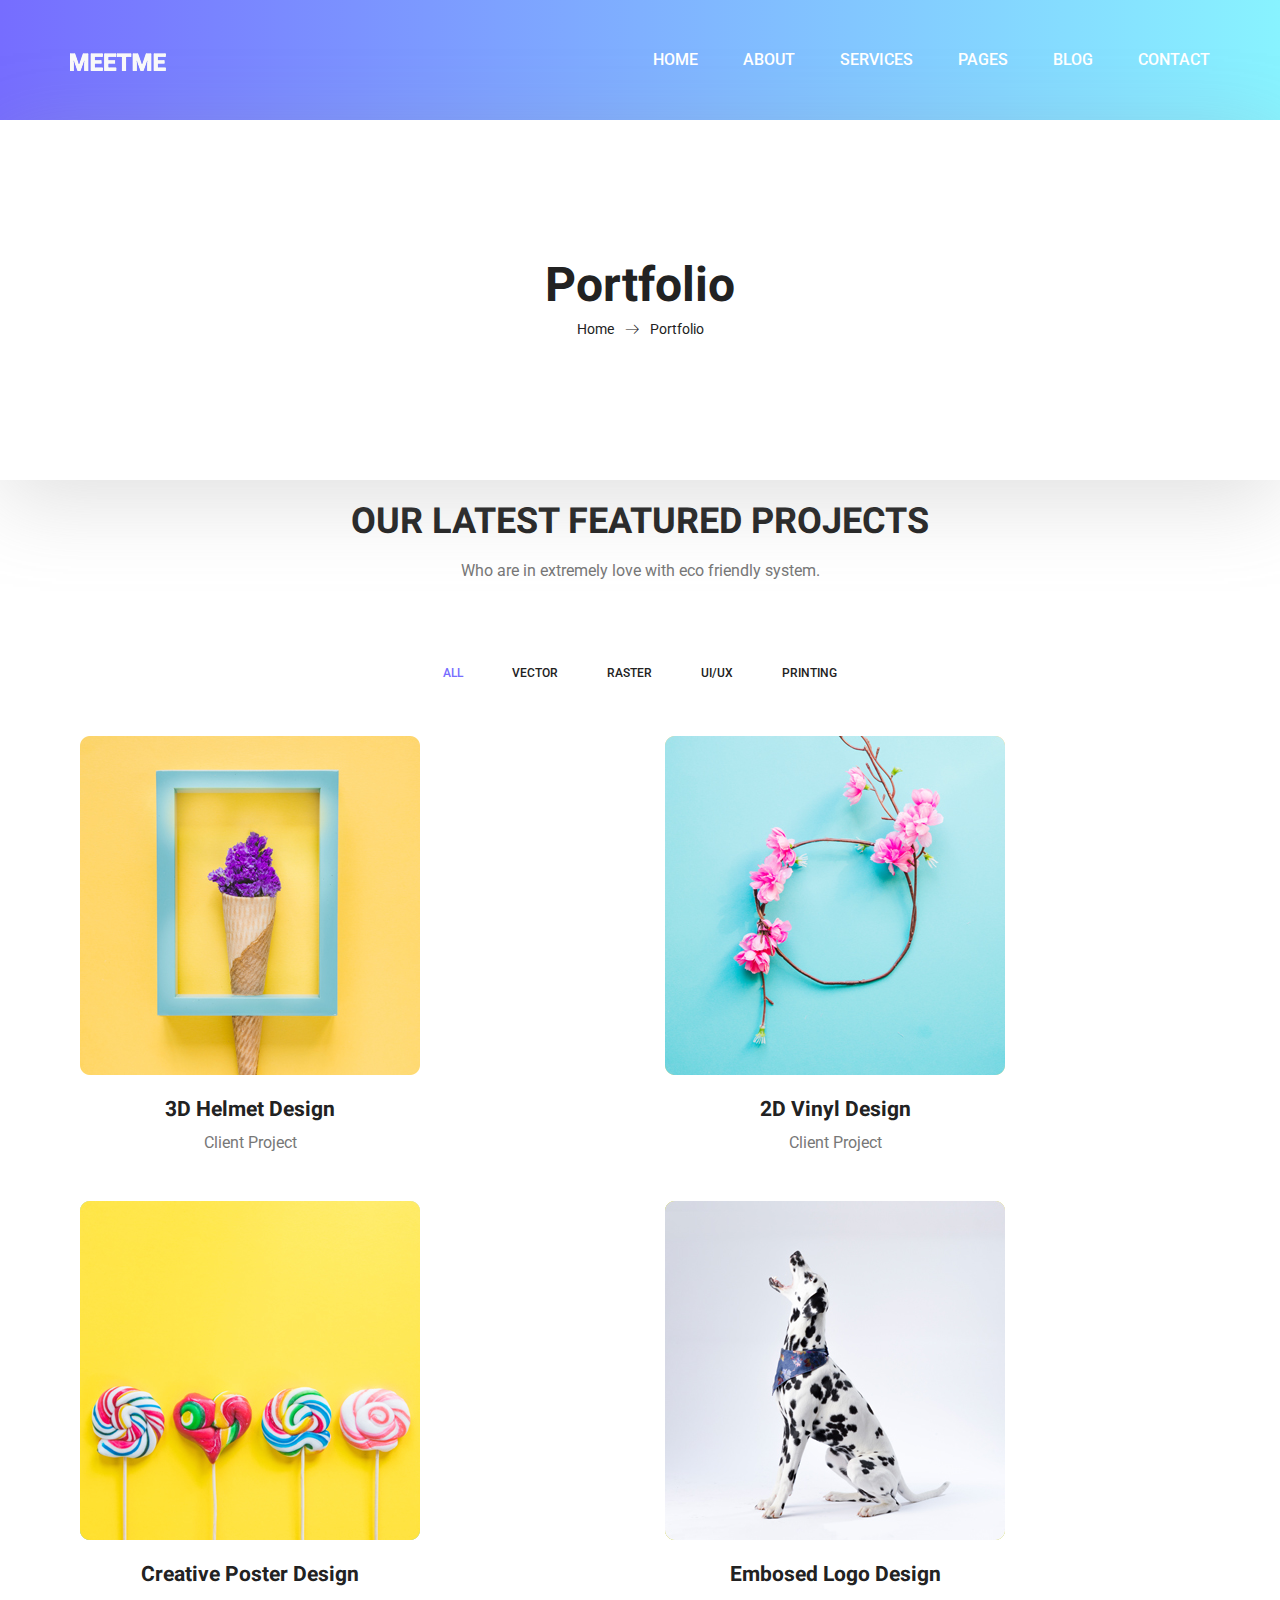
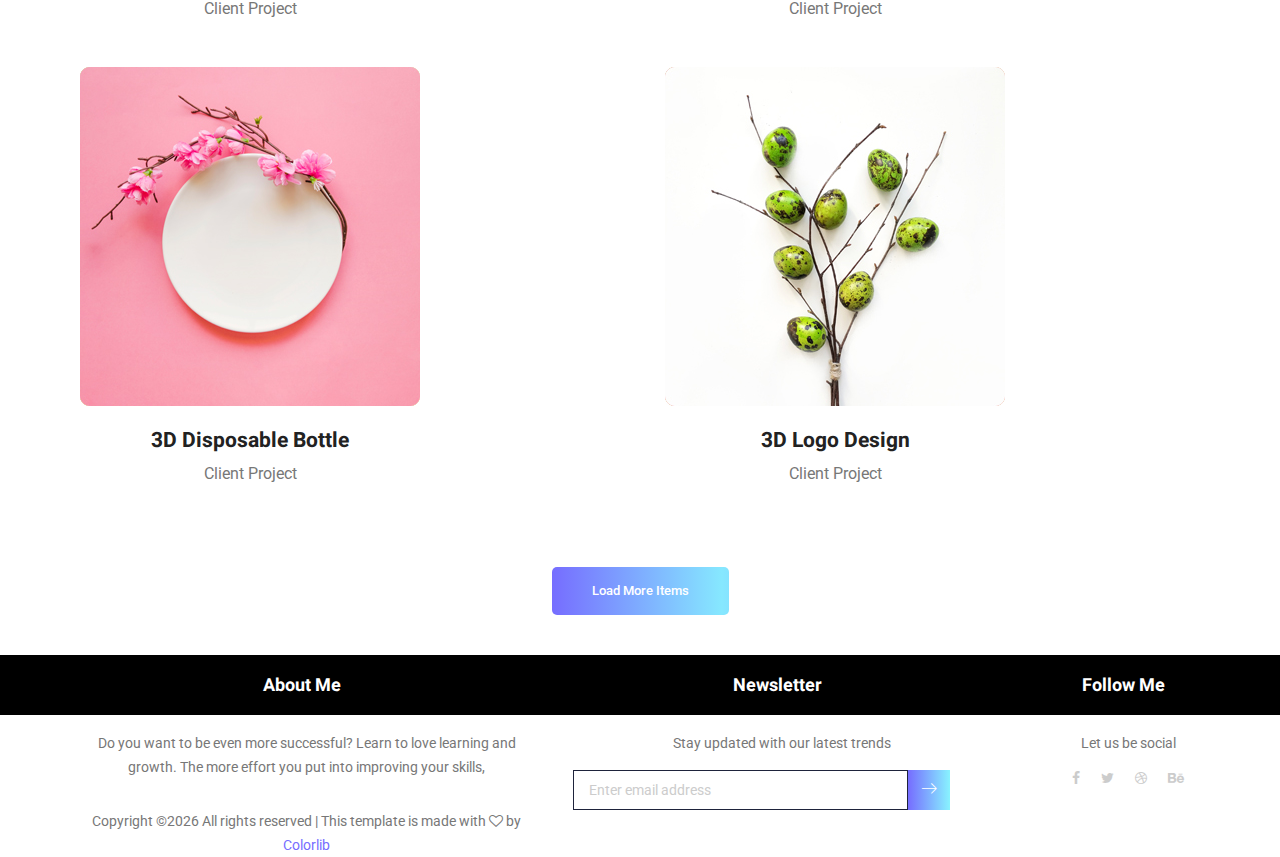
<file: portfolio.html>
<!doctype html>
<html lang="en">
    <head>
        <!-- Required meta tags -->
        <meta charset="utf-8">
        <meta name="viewport" content="width=device-width, initial-scale=1, shrink-to-fit=no">
        <link rel="icon" href="img/favicon.png" type="image/png">
        <title>MeetMe Personal</title>
        <!-- Bootstrap CSS -->
        <link rel="stylesheet" href="css/bootstrap.css">
        <link rel="stylesheet" href="vendors/linericon/style.css">
        <link rel="stylesheet" href="css/font-awesome.min.css">
        <link rel="stylesheet" href="vendors/owl-carousel/owl.carousel.min.css">
        <link rel="stylesheet" href="vendors/lightbox/simpleLightbox.css">
        <link rel="stylesheet" href="vendors/nice-select/css/nice-select.css">
        <link rel="stylesheet" href="vendors/animate-css/animate.css">
        <link rel="stylesheet" href="vendors/popup/magnific-popup.css">
        <link rel="stylesheet" href="vendors/flaticon/flaticon.css">
        <!-- main css -->
        <link rel="stylesheet" href="css/style.css">
        <link rel="stylesheet" href="css/responsive.css">
    </head>
    <body>
        
        <!--================Header Menu Area =================-->
        <header class="header_area">
            <div class="main_menu">
            	<nav class="navbar navbar-expand-lg navbar-light">
					<div class="container box_1620">
						<!-- Brand and toggle get grouped for better mobile display -->
						<a class="navbar-brand logo_h" href="index.html"><img src="img/logo.png" alt=""></a>
						<button class="navbar-toggler" type="button" data-toggle="collapse" data-target="#navbarSupportedContent" aria-controls="navbarSupportedContent" aria-expanded="false" aria-label="Toggle navigation">
							<span class="icon-bar"></span>
							<span class="icon-bar"></span>
							<span class="icon-bar"></span>
						</button>
						<!-- Collect the nav links, forms, and other content for toggling -->
						<div class="collapse navbar-collapse offset" id="navbarSupportedContent">
							<ul class="nav navbar-nav menu_nav ml-auto">
								<li class="nav-item active"><a class="nav-link" href="index.html">Home</a></li> 
								<li class="nav-item"><a class="nav-link" href="about-us.html">About</a></li> 
								<li class="nav-item"><a class="nav-link" href="services.html">Services</a></li> 
								<li class="nav-item submenu dropdown">
									<a href="#" class="nav-link dropdown-toggle" data-toggle="dropdown" role="button" aria-haspopup="true" aria-expanded="false">Pages</a>
									<ul class="dropdown-menu">
										<li class="nav-item"><a class="nav-link" href="portfolio.html">Portfolio</a></li>
										<li class="nav-item"><a class="nav-link" href="elements.html">Elements</a></li>
									</ul>
								</li> 
								<li class="nav-item submenu dropdown">
									<a href="#" class="nav-link dropdown-toggle" data-toggle="dropdown" role="button" aria-haspopup="true" aria-expanded="false">Blog</a>
									<ul class="dropdown-menu">
										<li class="nav-item"><a class="nav-link" href="blog.html">Blog</a></li>
										<li class="nav-item"><a class="nav-link" href="single-blog.html">Blog Details</a></li>
									</ul>
								</li> 
								<li class="nav-item"><a class="nav-link" href="contact.html">Contact</a></li>
							</ul>
						</div> 
					</div>
            	</nav>
            </div>
        </header>
        <!--================Header Menu Area =================-->
        
        <!--================Home Banner Area =================-->
        <section class="banner_area">
            <div class="box_1620">
				<div class="banner_inner d-flex align-items-center">
					<div class="container">
						<div class="banner_content text-center">
							<h2>Portfolio</h2>
							<div class="page_link">
								<a href="index.html">Home</a>
								<a href="portfolio.html">Portfolio</a>
							</div>
						</div>
					</div>
				</div>
            </div>
        </section>
        <!--================End Home Banner Area =================-->
        
        <!--================Home Gallery Area =================-->
        <section class="home_gallery_area p_120">
        	<div class="container">
        		<div class="main_title">
        			<h2>Our Latest Featured Projects</h2>
        			<p>Who are in extremely love with eco friendly system.</p>
        		</div>
        		<div class="isotope_fillter">
        			<ul class="gallery_filter list">
						<li class="active" data-filter="*"><a href="#">All</a></li>
						<li data-filter=".brand"><a href="#">Vector</a></li>
						<li data-filter=".manipul"><a href="#">Raster</a></li>
						<li data-filter=".creative"><a href="#">UI/UX</a></li>
						<li data-filter=".design"><a href="#">Printing</a></li>
					</ul>
        		</div>
        	</div>
        	<div class="container">
        		<div class="gallery_f_inner row imageGallery1">
        			<div class="col-lg-4 col-md-4 col-sm-6 brand manipul design print">
        				<div class="h_gallery_item">
        					<div class="g_img_item">
        						<img class="img-fluid" src="img/gallery/project-1.jpg" alt="">
        						<a class="light" href="img/gallery/project-1.jpg"><img src="img/gallery/icon.png" alt=""></a>
        					</div>
        					<div class="g_item_text">
        						<h4>3D Helmet Design</h4>
        						<p>Client Project</p>
        					</div>
        				</div>
        			</div>
        			<div class="col-lg-4 col-md-4 col-sm-6 brand manipul creative">
        				<div class="h_gallery_item">
        					<div class="g_img_item">
        						<img class="img-fluid" src="img/gallery/project-2.jpg" alt="">
        						<a class="light" href="img/gallery/project-2.jpg"><img src="img/gallery/icon.png" alt=""></a>
        					</div>
        					<div class="g_item_text">
        						<h4>2D Vinyl Design</h4>
        						<p>Client Project</p>
        					</div>
        				</div>
        			</div>
        			<div class="col-lg-4 col-md-4 col-sm-6 manipul creative design print">
        				<div class="h_gallery_item">
        					<div class="g_img_item">
        						<img class="img-fluid" src="img/gallery/project-3.jpg" alt="">
        						<a class="light" href="img/gallery/project-3.jpg"><img src="img/gallery/icon.png" alt=""></a>
        					</div>
        					<div class="g_item_text">
        						<h4>Creative Poster Design</h4>
        						<p>Client Project</p>
        					</div>
        				</div>
        			</div>
        			<div class="col-lg-4 col-md-4 col-sm-6 brand creative print">
        				<div class="h_gallery_item">
        					<div class="g_img_item">
        						<img class="img-fluid" src="img/gallery/project-4.jpg" alt="">
        						<a class="light" href="img/gallery/project-4.jpg"><img src="img/gallery/icon.png" alt=""></a>
        					</div>
        					<div class="g_item_text">
        						<h4>Embosed Logo Design</h4>
        						<p>Client Project</p>
        					</div>
        				</div>
        			</div>
        			<div class="col-lg-4 col-md-4 col-sm-6 brand manipul design">
        				<div class="h_gallery_item">
        					<div class="g_img_item">
        						<img class="img-fluid" src="img/gallery/project-5.jpg" alt="">
        						<a class="light" href="img/gallery/project-5.jpg"><img src="img/gallery/icon.png" alt=""></a>
        					</div>
        					<div class="g_item_text">
        						<h4>3D Disposable Bottle</h4>
        						<p>Client Project</p>
        					</div>
        				</div>
        			</div>
        			<div class="col-lg-4 col-md-4 col-sm-6 brand creative">
        				<div class="h_gallery_item">
        					<div class="g_img_item">
        						<img class="img-fluid" src="img/gallery/project-6.jpg" alt="">
        						<a class="light" href="img/gallery/project-6.jpg"><img src="img/gallery/icon.png" alt=""></a>
        					</div>
        					<div class="g_item_text">
        						<h4>3D Logo Design</h4>
        						<p>Client Project</p>
        					</div>
        				</div>
        			</div>
        		</div>
        		<div class="more_btn">
        			<a class="main_btn" href="#">Load More Items</a>
        		</div>
        	</div>
        </section>
        <!--================End Home Gallery Area =================-->
        
        <!--================Footer Area =================-->
        <footer class="footer_area p_120">
        	<div class="container">
        		<div class="row footer_inner">
        			<div class="col-lg-5 col-sm-6">
        				<aside class="f_widget ab_widget">
        					<div class="f_title">
        						<h3>About Me</h3>
        					</div>
        					<p>Do you want to be even more successful? Learn to love learning and growth. The more effort you put into improving your skills,</p>
        					<p><!-- Link back to Colorlib can't be removed. Template is licensed under CC BY 3.0. -->
Copyright &copy;<script>document.write(new Date().getFullYear());</script> All rights reserved | This template is made with <i class="fa fa-heart-o" aria-hidden="true"></i> by <a href="https://colorlib.com" target="_blank">Colorlib</a>
<!-- Link back to Colorlib can't be removed. Template is licensed under CC BY 3.0. --></p>
        				</aside>
        			</div>
        			<div class="col-lg-5 col-sm-6">
        				<aside class="f_widget news_widget">
        					<div class="f_title">
        						<h3>Newsletter</h3>
        					</div>
        					<p>Stay updated with our latest trends</p>
        					<div id="mc_embed_signup">
                                <form target="_blank" action="https://spondonit.us12.list-manage.com/subscribe/post?u=1462626880ade1ac87bd9c93a&amp;id=92a4423d01" method="get" class="subscribe_form relative">
                                	<div class="input-group d-flex flex-row">
                                        <input name="EMAIL" placeholder="Enter email address" onfocus="this.placeholder = ''" onblur="this.placeholder = 'Email Address '" required="" type="email">
                                        <button class="btn sub-btn"><span class="lnr lnr-arrow-right"></span></button>		
                                    </div>				
                                    <div class="mt-10 info"></div>
                                </form>
                            </div>
        				</aside>
        			</div>
        			<div class="col-lg-2">
        				<aside class="f_widget social_widget">
        					<div class="f_title">
        						<h3>Follow Me</h3>
        					</div>
        					<p>Let us be social</p>
        					<ul class="list">
        						<li><a href="#"><i class="fa fa-facebook"></i></a></li>
        						<li><a href="#"><i class="fa fa-twitter"></i></a></li>
        						<li><a href="#"><i class="fa fa-dribbble"></i></a></li>
        						<li><a href="#"><i class="fa fa-behance"></i></a></li>
        					</ul>
        				</aside>
        			</div>
        		</div>
        	</div>
        </footer>
        <!--================End Footer Area =================-->
        
        
        
        
        <!-- Optional JavaScript -->
        <!-- jQuery first, then Popper.js, then Bootstrap JS -->
        <script src="js/jquery-3.3.1.min.js"></script>
        <script src="js/popper.js"></script>
        <script src="js/bootstrap.min.js"></script>
        <script src="js/stellar.js"></script>
        <script src="vendors/lightbox/simpleLightbox.min.js"></script>
        <script src="vendors/nice-select/js/jquery.nice-select.min.js"></script>
        <script src="vendors/isotope/imagesloaded.pkgd.min.js"></script>
        <script src="vendors/isotope/isotope.pkgd.min.js"></script>
        <script src="vendors/owl-carousel/owl.carousel.min.js"></script>
        <script src="vendors/popup/jquery.magnific-popup.min.js"></script>
        <script src="js/jquery.ajaxchimp.min.js"></script>
        <script src="vendors/counter-up/jquery.waypoints.min.js"></script>
        <script src="vendors/counter-up/jquery.counterup.min.js"></script>
        <script src="js/mail-script.js"></script>
        <script src="js/theme.js"></script>
    </body>
</html>
</file>
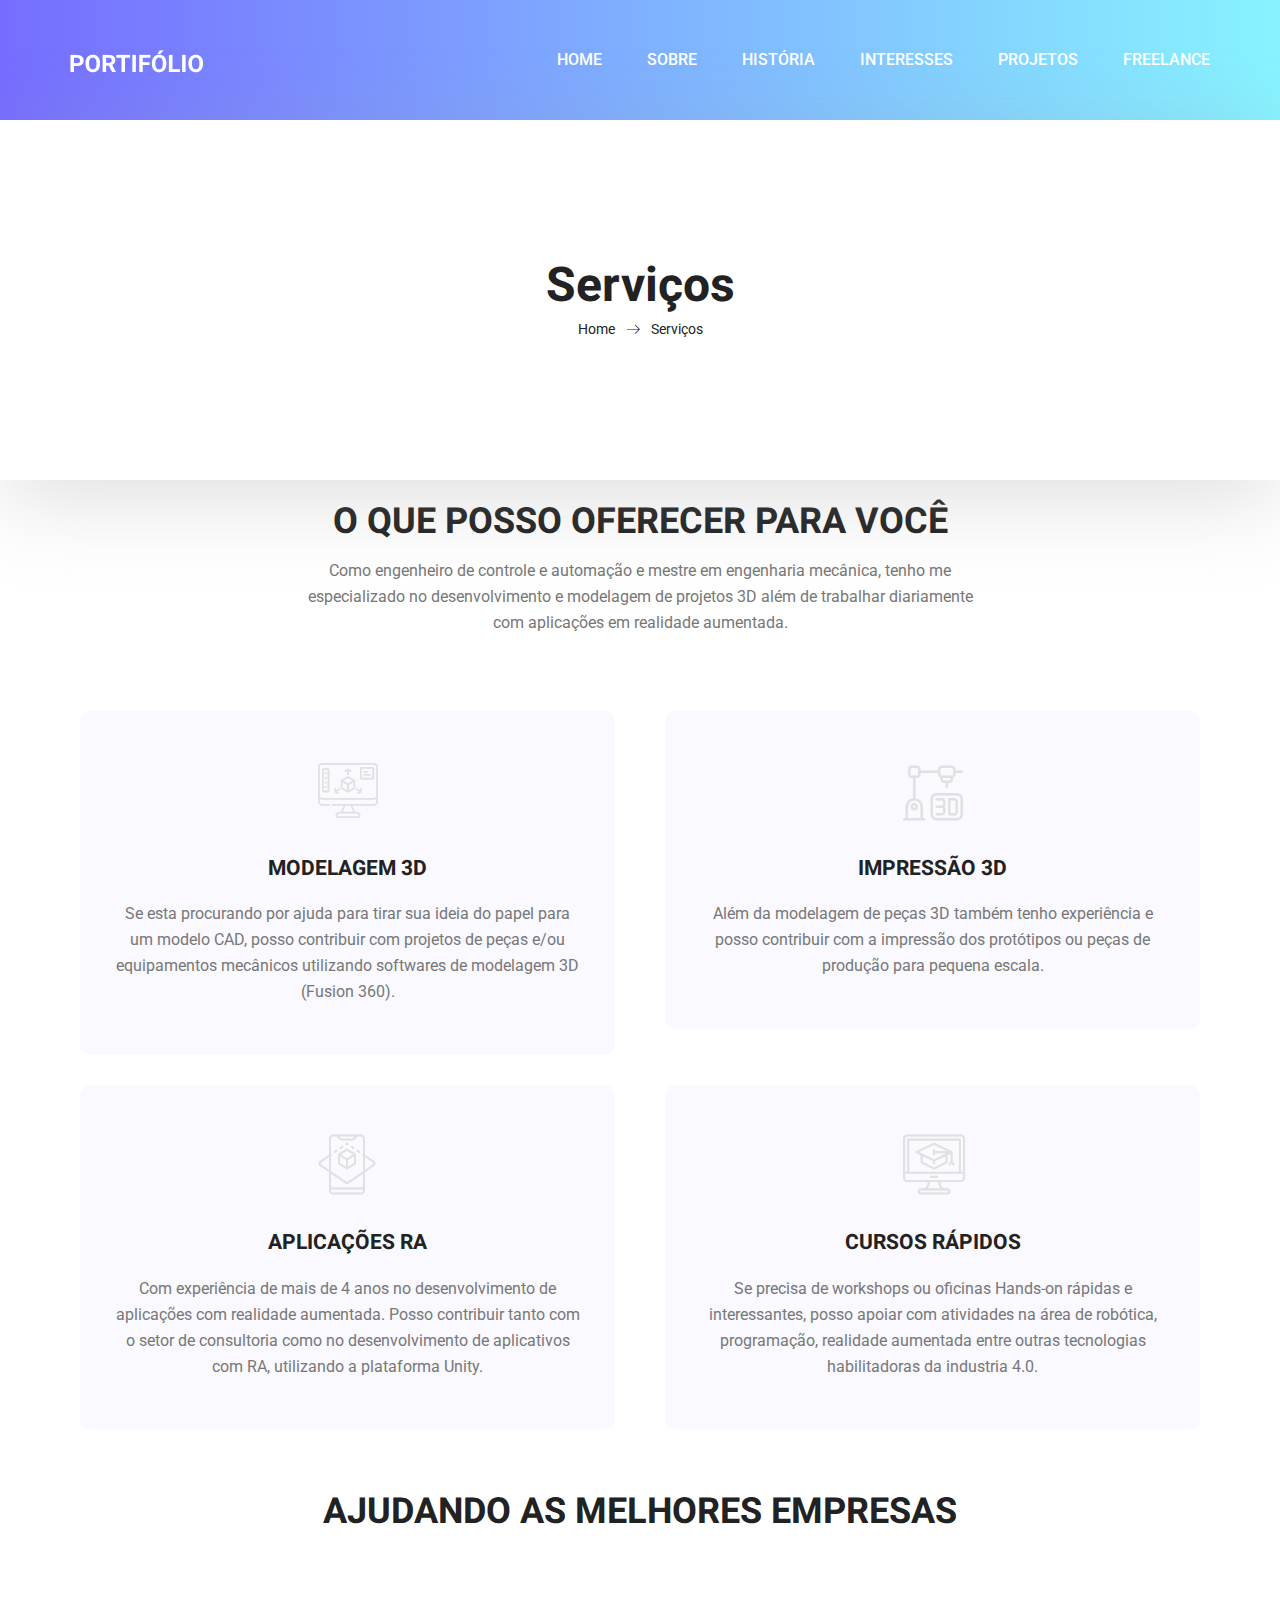
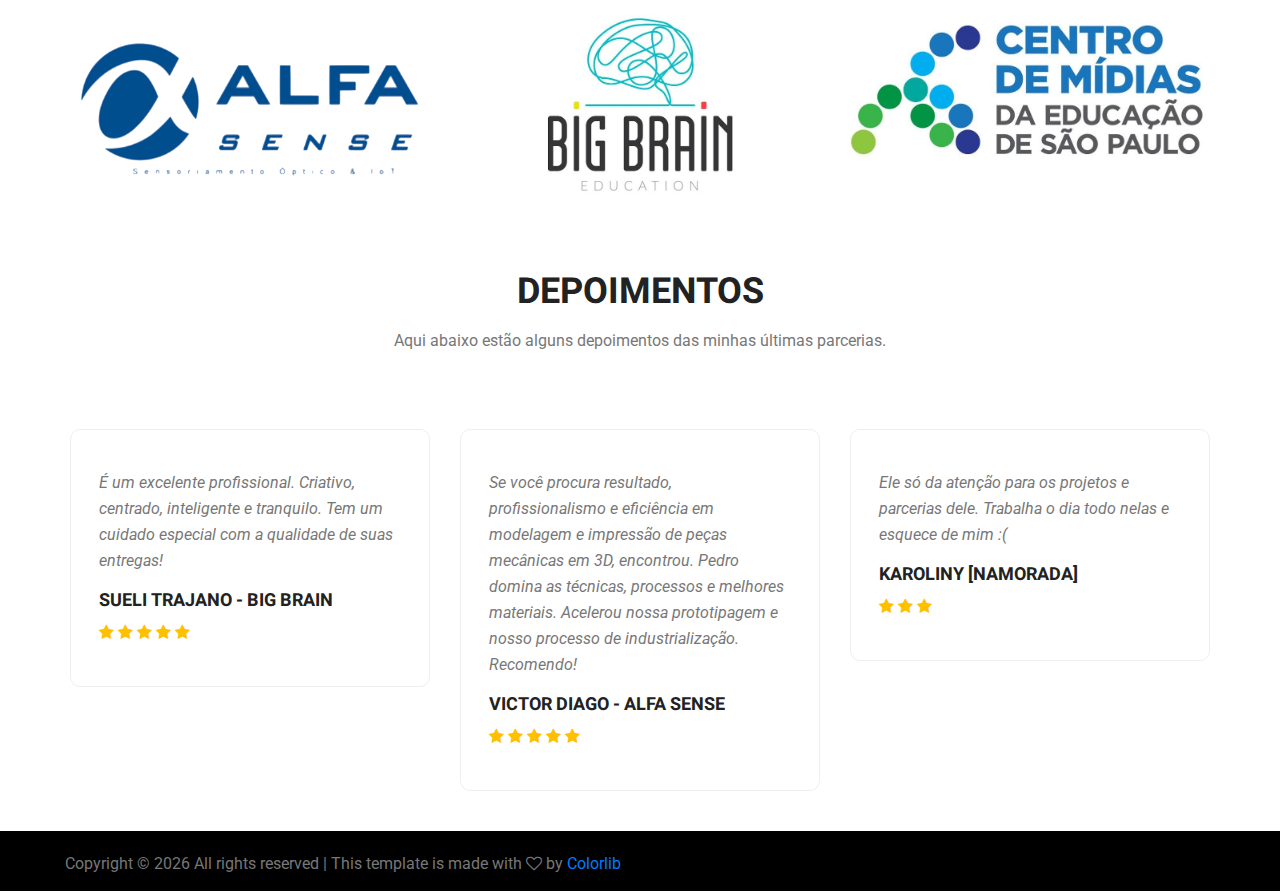
<file: services.html>
<!doctype html>
<html lang="en">

<head>
	<!-- Required meta tags -->
	<meta charset="utf-8">
	<meta name="viewport" content="width=device-width, initial-scale=1, shrink-to-fit=no">
	<link rel="icon" href="img/logophb.png" type="image/png">
	<title>PHB Freelance</title>
	<!-- Bootstrap CSS -->
	<link rel="stylesheet" href="css/bootstrap.css">
	<link rel="stylesheet" href="vendors/linericon/style.css">
	<link rel="stylesheet" href="css/font-awesome.min.css">
	<link rel="stylesheet" href="vendors/owl-carousel/owl.carousel.min.css">
	<link rel="stylesheet" href="vendors/lightbox/simpleLightbox.css">
	<link rel="stylesheet" href="vendors/nice-select/css/nice-select.css">
	<link rel="stylesheet" href="vendors/animate-css/animate.css">
	<link rel="stylesheet" href="vendors/popup/magnific-popup.css">
	<link rel="stylesheet" href="vendors/flaticon5/font/flaticon.css">
	<!-- main css -->
	<link rel="stylesheet" href="css/style.css">
	<link rel="stylesheet" href="css/responsive.css">
</head>

<body>

	<!--================Header Menu Area =================-->
	<header class="header_area">
		<div class="main_menu">
			<nav class="navbar navbar-expand-lg navbar-light">
				<div class="container box_1620">
					<!-- Brand and toggle get grouped for better mobile display -->
					<a class="navbar-brand logo_h" href="index.html"><img src="img/HeaderMainLogo.png" alt=""></a>
					<button class="navbar-toggler" type="button" data-toggle="collapse" data-target="#navbarSupportedContent"
						aria-controls="navbarSupportedContent" aria-expanded="false" aria-label="Toggle navigation">
						<span class="icon-bar"></span>
						<span class="icon-bar"></span>
						<span class="icon-bar"></span>
					</button>
					<!-- Collect the nav links, forms, and other content for toggling -->
					<div class="collapse navbar-collapse offset" id="navbarSupportedContent">
						<ul class="nav navbar-nav menu_nav ml-auto">
							<li class="nav-item active"><a class="nav-link" href="index.html">Home</a></li>
							<li class="nav-item"><a class="nav-link" href="index.html">Sobre</a></li>
							<li class="nav-item"><a class="nav-link" href="index.html">História</a></li>
							<li class="nav-item"><a class="nav-link" href="index.html">Interesses</a></li>

							<!--
								<li class="nav-item active"><a class="nav-link" href="index.html">Home</a></li> 
								<li class="nav-item"><a class="nav-link" href="about-us.html">About</a></li> 
								<li class="nav-item"><a class="nav-link" href="services.html">Services</a></li> 
								<li class="nav-item submenu dropdown">
									<a href="#" class="nav-link dropdown-toggle" data-toggle="dropdown" role="button" aria-haspopup="true" aria-expanded="false">Pages</a>
									<ul class="dropdown-menu">
										<li class="nav-item"><a class="nav-link" href="portfolio.html">Portfolio</a></li>
										<li class="nav-item"><a class="nav-link" href="elements.html">Elements</a></li>
									</ul>
								</li> 
								<li class="nav-item submenu dropdown">
									<a href="#" class="nav-link dropdown-toggle" data-toggle="dropdown" role="button" aria-haspopup="true" aria-expanded="false">Blog</a>
									<ul class="dropdown-menu">
										<li class="nav-item"><a class="nav-link" href="blog.html">Blog</a></li>
										<li class="nav-item"><a class="nav-link" href="single-blog.html">Blog Details</a></li>
									</ul> 
									
								</li> -->
							<li class="nav-item"><a class="nav-link" href="index.html">Projetos</a></li>
							<li class="nav-item"><a class="nav-link" href="#serviços">Freelance</a></li>
							<!-- <li class="nav-item"><a class="nav-link" href="contact.html">Contact</a></li> -->
						</ul>
					</div>
				</div>
			</nav>
		</div>
	</header>
	<!--================Header Menu Area =================-->

	<!--================Home Banner Area =================-->
	<section class="banner_area">
		<div class="box_1620">
			<div class="banner_inner d-flex align-items-center">
				<div class="container">
					<div class="banner_content text-center">
						<h2>Serviços</h2>
						<div class="page_link">
							<a href="index.html">Home</a>
							<a href="services.html">Serviços</a>
						</div>
					</div>
				</div>
			</div>
		</div>
	</section>
	<!--================End Home Banner Area =================-->

	<!--================Feature Area =================-->
	<section class="feature_area white_feature p_120">
		<div class="container">
			<div class="main_title">
				<h2>O que posso oferecer para você</h2>
				<p>Como engenheiro de controle e automação e mestre em engenharia mecânica, tenho me especializado no
					desenvolvimento e modelagem de projetos 3D além de trabalhar diariamente com aplicações em realidade
					aumentada.
				</p>
			</div>
			<div class="feature_inner row">
				<div class="col-lg-4 col-md-6">
					<div class="feature_item">
						<i class="flaticon-3d-modeling"></i>
						<h4>MODELAGEM 3D</h4>
						<p> Se esta procurando por ajuda para tirar sua ideia do papel para um modelo CAD, posso contribuir com
							projetos de peças e/ou equipamentos mecânicos utilizando softwares de modelagem 3D (Fusion 360).</p>
					</div>
				</div>
				<div class="col-lg-4 col-md-6">
					<div class="feature_item">
						<i class="flaticon-3d-printing"></i>
						<h4>IMPRESSÃO 3D</h4>
						<p>Além da modelagem de peças 3D também tenho experiência e posso contribuir com a impressão dos protótipos
							ou peças de produção para pequena escala.</p>
					</div>
				</div>
				<div class="col-lg-4 col-md-6">
					<div class="feature_item">
						<i class="flaticon-camera"></i>
						<h4>APLICAÇÕES RA</h4>
						<p> Com experiência de mais de 4 anos no desenvolvimento de aplicações com realidade aumentada. Posso
							contribuir
							tanto com o setor de consultoria como no desenvolvimento de aplicativos com RA, utilizando a plataforma
							Unity.</p>
					</div>
				</div>
				<div class="col-lg-4 col-md-6">
					<div class="feature_item">
						<i class="flaticon-online-course"></i>
						<h4>Cursos rápidos</h4>
						<p>Se precisa de workshops ou oficinas Hands-on rápidas e interessantes, posso apoiar com
							atividades na área de robótica, programação, realidade aumentada entre outras tecnologias habilitadoras da industria 4.0.</p>
					</div>
				</div>
				<!--
        			<div class="col-lg-4 col-md-6">
        				<div class="feature_item">
        					<i class="flaticon-skyline"></i>
        					<h4>Interior Design</h4>
        					<p>If you are looking at blank cassettes on the web, you may be very confused at the difference in price. You may see some for as low as $17 each.</p>
        				</div>
        			</div>
        			<div class="col-lg-4 col-md-6">
        				<div class="feature_item">
        					<i class="flaticon-sketch"></i>
        					<h4>Concept Design</h4>
        					<p>If you are looking at blank cassettes on the web, you may be very confused at the difference in price. You may see some for as low as $17 each.</p>
        				</div>
        			</div>
					-->
			</div>
			<div class="container">
				<!--<div class="main_title">
        			<h3>Como entrar em contato</h3>
        			<p><br> Entre em contato comigo me enviando uma mensagem através do meu perfil (Instagram/Linkedin) ou pelo e-mail: phbirais@gmail.com.</p>
        	</div> -->
	</section>
	<!--================End Feature Area =================-->

	<!--================Enterprises Area =================-->

	<section class="testimonials_area2 p_120">
		<div class="container">
			<div class="main_title">
				<h2>Ajudando as melhores empresas </h2>
				<!--<p>Aqui abaixo estão alguns depoimentos das minhas últimas parcerias.</p> -->
			</div>
			<div class="testi_inner">
				<div class="testi_slider owl-carousel">
					<div class="item">
						<div class="testi_item2">
							<div class="g_img_item">
								<img class="img-fluid" src="img/gallery/alfasense.png" alt="">
							</div>
						</div>
					</div>
					<div class="item">
						<div class="testi_item2">
							<div class="g_img_item">
								<img class="img-fluid" src="img/gallery/bigbrain.jpg" alt="">
							</div>
						</div>
					</div>
					<div class="item">
						<div class="testi_item2">
							<div class="g_img_item">
								<img class="img-fluid" src="img/gallery/centrodemidias.jpg" alt="">
							</div>
						</div>
					</div>
					<div class="item">
						<div class="testi_item2">
							<div class="g_img_item">
								<img class="img-fluid" src="img/gallery/udemylogo.png" alt="">
							</div>
						</div>
					</div>
				</div>
			</div>
		</div>
	</section>

	<!--================End Testimonials Area =================-->

	<!--================Testimonials Area =================-->

	<section class="testimonials_area2 p_120">
		<div class="container">
			<div class="main_title">
				<h2>Depoimentos</h2>
				<p>Aqui abaixo estão alguns depoimentos das minhas últimas parcerias.</p>
			</div>
			<div class="testi_inner">
				<div class="testi_slider owl-carousel">
					<div class="item">
						<div class="testi_item">
							<p>É um excelente profissional. Criativo, centrado, inteligente e tranquilo. Tem um cuidado especial com a
								qualidade de suas entregas!</p>
							<h4>Sueli Trajano - Big Brain</h4>
							<a href="#"><i class="fa fa-star"></i></a>
							<a href="#"><i class="fa fa-star"></i></a>
							<a href="#"><i class="fa fa-star"></i></a>
							<a href="#"><i class="fa fa-star"></i></a>
							<a href="#"><i class="fa fa-star"></i></a>
						</div>
					</div>
					<div class="item">
						<div class="testi_item">
							<p>Se você procura resultado, profissionalismo e eficiência em modelagem e impressão de peças mecânicas em
								3D, encontrou.
								Pedro domina as técnicas, processos e melhores materiais. Acelerou nossa prototipagem e nosso processo
								de industrialização. Recomendo!</p>
							<h4>Victor Diago - Alfa Sense</h4>
							<a href="#"><i class="fa fa-star"></i></a>
							<a href="#"><i class="fa fa-star"></i></a>
							<a href="#"><i class="fa fa-star"></i></a>
							<a href="#"><i class="fa fa-star"></i></a>
							<a href="#"><i class="fa fa-star"></i></a>
						</div>
					</div>
					<div class="item">
						<div class="testi_item">
							<p> Ele só da atenção para os projetos e parcerias dele. Trabalha o dia todo nelas e esquece de mim :(</p>
							<h4>Karoliny [namorada]</h4>
							<a href="#"><i class="fa fa-star"></i></a>
							<a href="#"><i class="fa fa-star"></i></a>
							<a href="#"><i class="fa fa-star"></i></a>
						</div>
					</div>
					<div class="item">
						<div class="testi_item">
							<p> Muito bom o curso! Didática 100% Parabéns e obrigado!</p>
							<h4>Aluno Udemy</h4>
							<a href="#"><i class="fa fa-star"></i></a>
							<a href="#"><i class="fa fa-star"></i></a>
							<a href="#"><i class="fa fa-star"></i></a>
							<a href="#"><i class="fa fa-star"></i></a>
							<a href="#"><i class="fa fa-star"></i></a>
						</div>
					</div>
				</div>
			</div>
		</div>
	</section>

	<!--================End Testimonials Area =================-->

	<!--================Footer Area =================-->
	<footer class="footer_area p_120">
		<div class="container">
			<div class="row footer_inner">
				<!--
        			<div class="col-lg-5 col-sm-6">
        				<aside class="f_widget ab_widget">
        					<div class="f_title">
        						<h3>About Me</h3>
        					</div>
        					<p>Do you want to be even more successful? Learn to love learning and growth. The more effort you put into improving your skills,</p> -->
				<p>
					<!-- Link back to Colorlib can't be removed. Template is licensed under CC BY 3.0. -->
					Copyright &copy;
					<script>document.write(new Date().getFullYear());</script> All rights reserved | This template is made with <i
						class="fa fa-heart-o" aria-hidden="true"></i> by <a href="https://colorlib.com" target="_blank">Colorlib</a>
					<!-- Link back to Colorlib can't be removed. Template is licensed under CC BY 3.0. -->
				</p>
				<!--
        				</aside>
        			</div>
        			<div class="col-lg-5 col-sm-6">
        				<aside class="f_widget news_widget">
        					<div class="f_title">
        						<h3>Newsletter</h3>
        					</div>
        					<p>Stay updated with our latest trends</p>
        					<div id="mc_embed_signup">
                                <form target="_blank" action="https://spondonit.us12.list-manage.com/subscribe/post?u=1462626880ade1ac87bd9c93a&amp;id=92a4423d01" method="get" class="subscribe_form relative">
                                	<div class="input-group d-flex flex-row">
                                        <input name="EMAIL" placeholder="Enter email address" onfocus="this.placeholder = ''" onblur="this.placeholder = 'Email Address '" required="" type="email">
                                        <button class="btn sub-btn"><span class="lnr lnr-arrow-right"></span></button>		
                                    </div>				
                                    <div class="mt-10 info"></div>
                                </form>
                            </div>
        				</aside>
        			</div>
        			<div class="col-lg-2">
        				<aside class="f_widget social_widget">
        					<div class="f_title">
        						<h3>Follow Me</h3>
        					</div>
        					<p>Let us be social</p>
        					<ul class="list">
        						<li><a href="#"><i class="fa fa-facebook"></i></a></li>
        						<li><a href="#"><i class="fa fa-twitter"></i></a></li>
        						<li><a href="#"><i class="fa fa-dribbble"></i></a></li>
        						<li><a href="#"><i class="fa fa-behance"></i></a></li>
        					</ul>
        				</aside>
        			</div>
					-->
			</div>
		</div>
	</footer>
	<!--================End Footer Area =================-->




	<!-- Optional JavaScript -->
	<!-- jQuery first, then Popper.js, then Bootstrap JS -->
	<script src="js/jquery-3.3.1.min.js"></script>
	<script src="js/popper.js"></script>
	<script src="js/bootstrap.min.js"></script>
	<script src="js/stellar.js"></script>
	<script src="vendors/lightbox/simpleLightbox.min.js"></script>
	<script src="vendors/nice-select/js/jquery.nice-select.min.js"></script>
	<script src="vendors/isotope/imagesloaded.pkgd.min.js"></script>
	<script src="vendors/isotope/isotope.pkgd.min.js"></script>
	<script src="vendors/owl-carousel/owl.carousel.min.js"></script>
	<script src="vendors/popup/jquery.magnific-popup.min.js"></script>
	<script src="js/jquery.ajaxchimp.min.js"></script>
	<script src="vendors/counter-up/jquery.waypoints.min.js"></script>
	<script src="vendors/counter-up/jquery.counterup.min.js"></script>
	<script src="js/mail-script.js"></script>
	<script src="js/theme.js"></script>
</body>

</html>
</file>
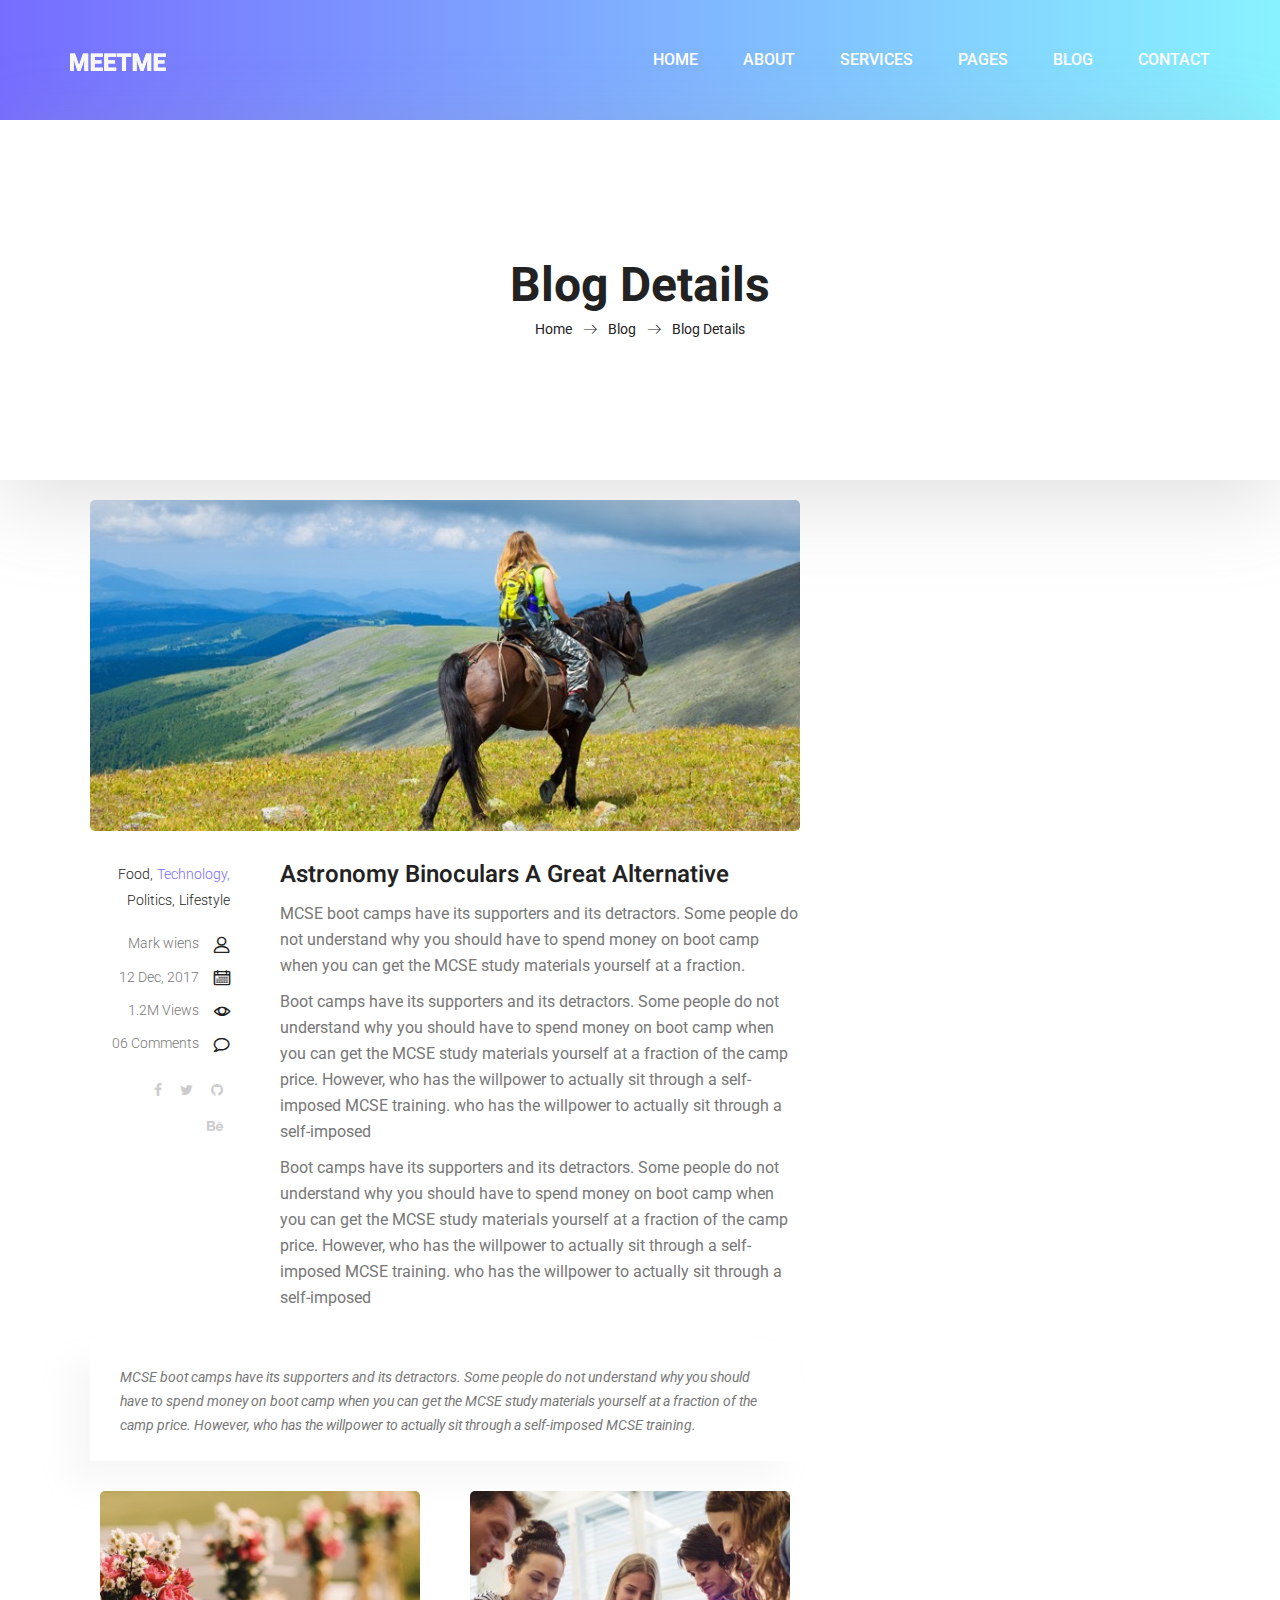
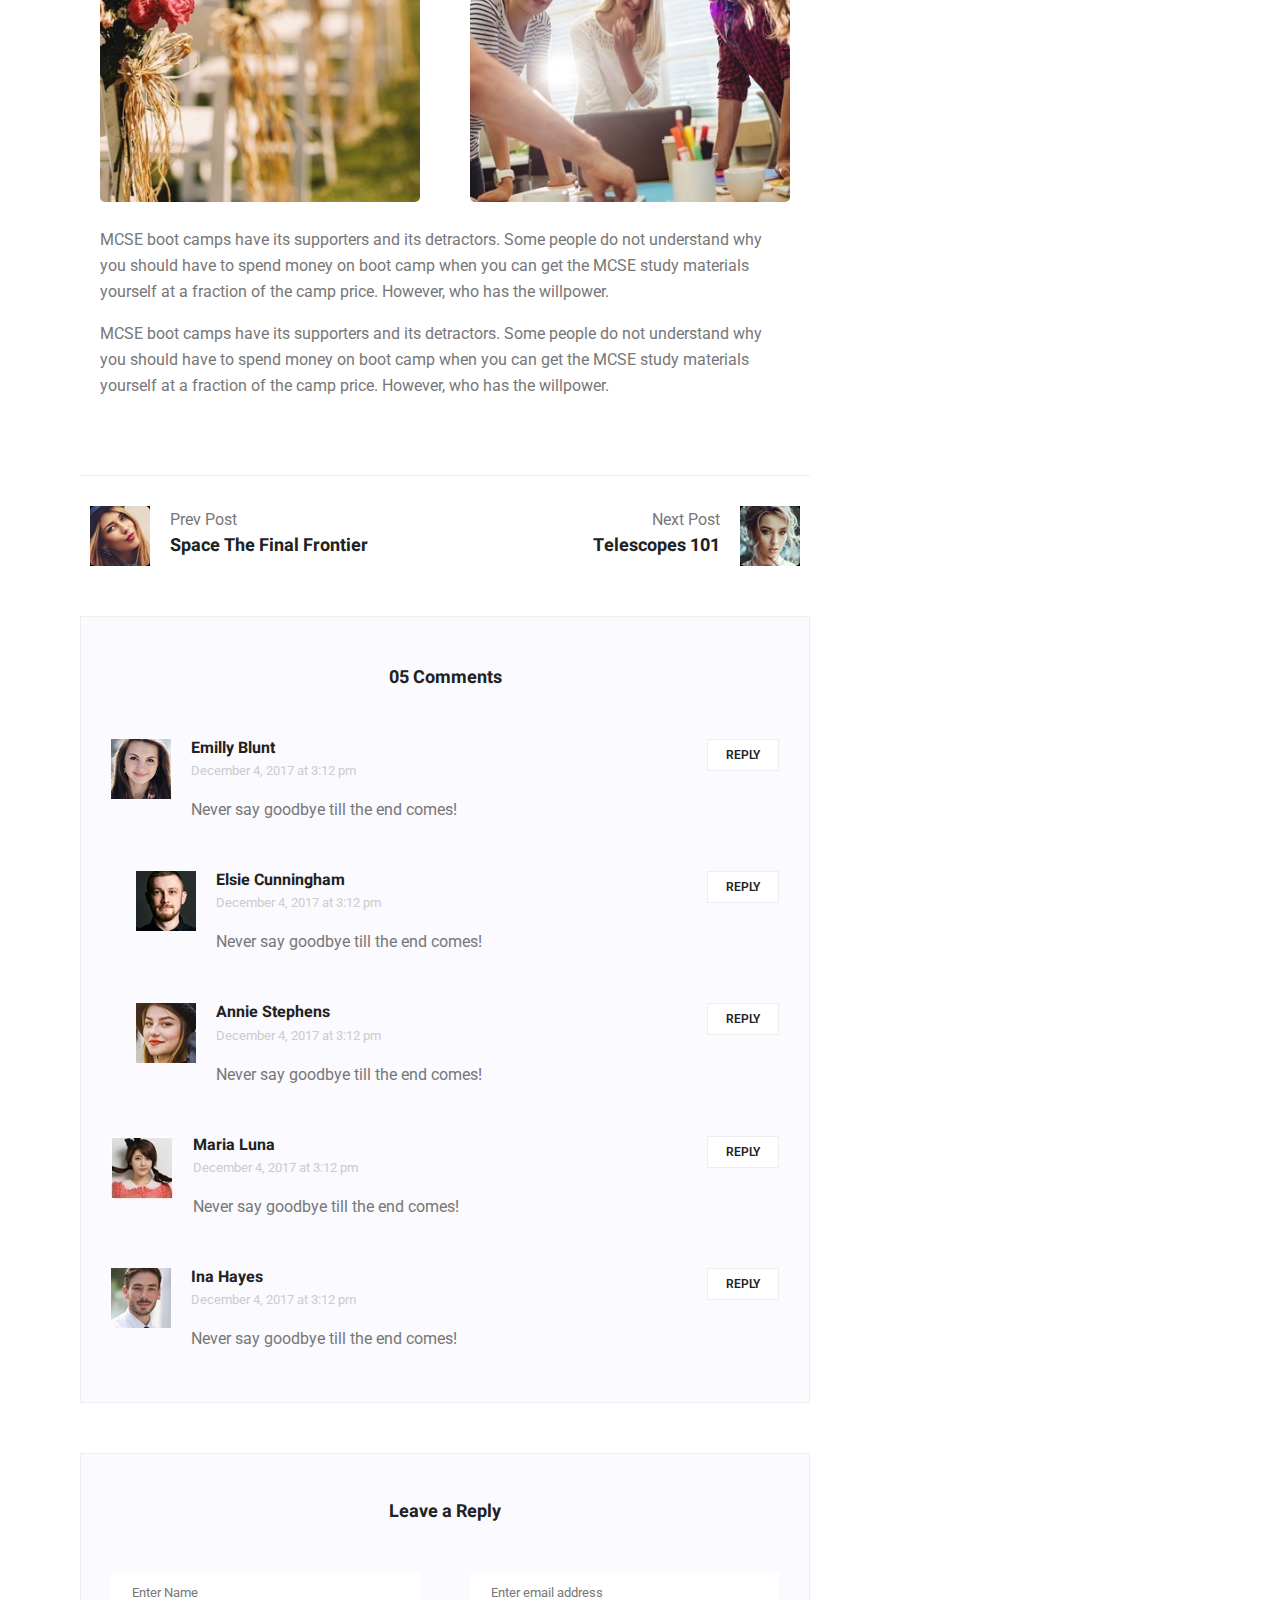
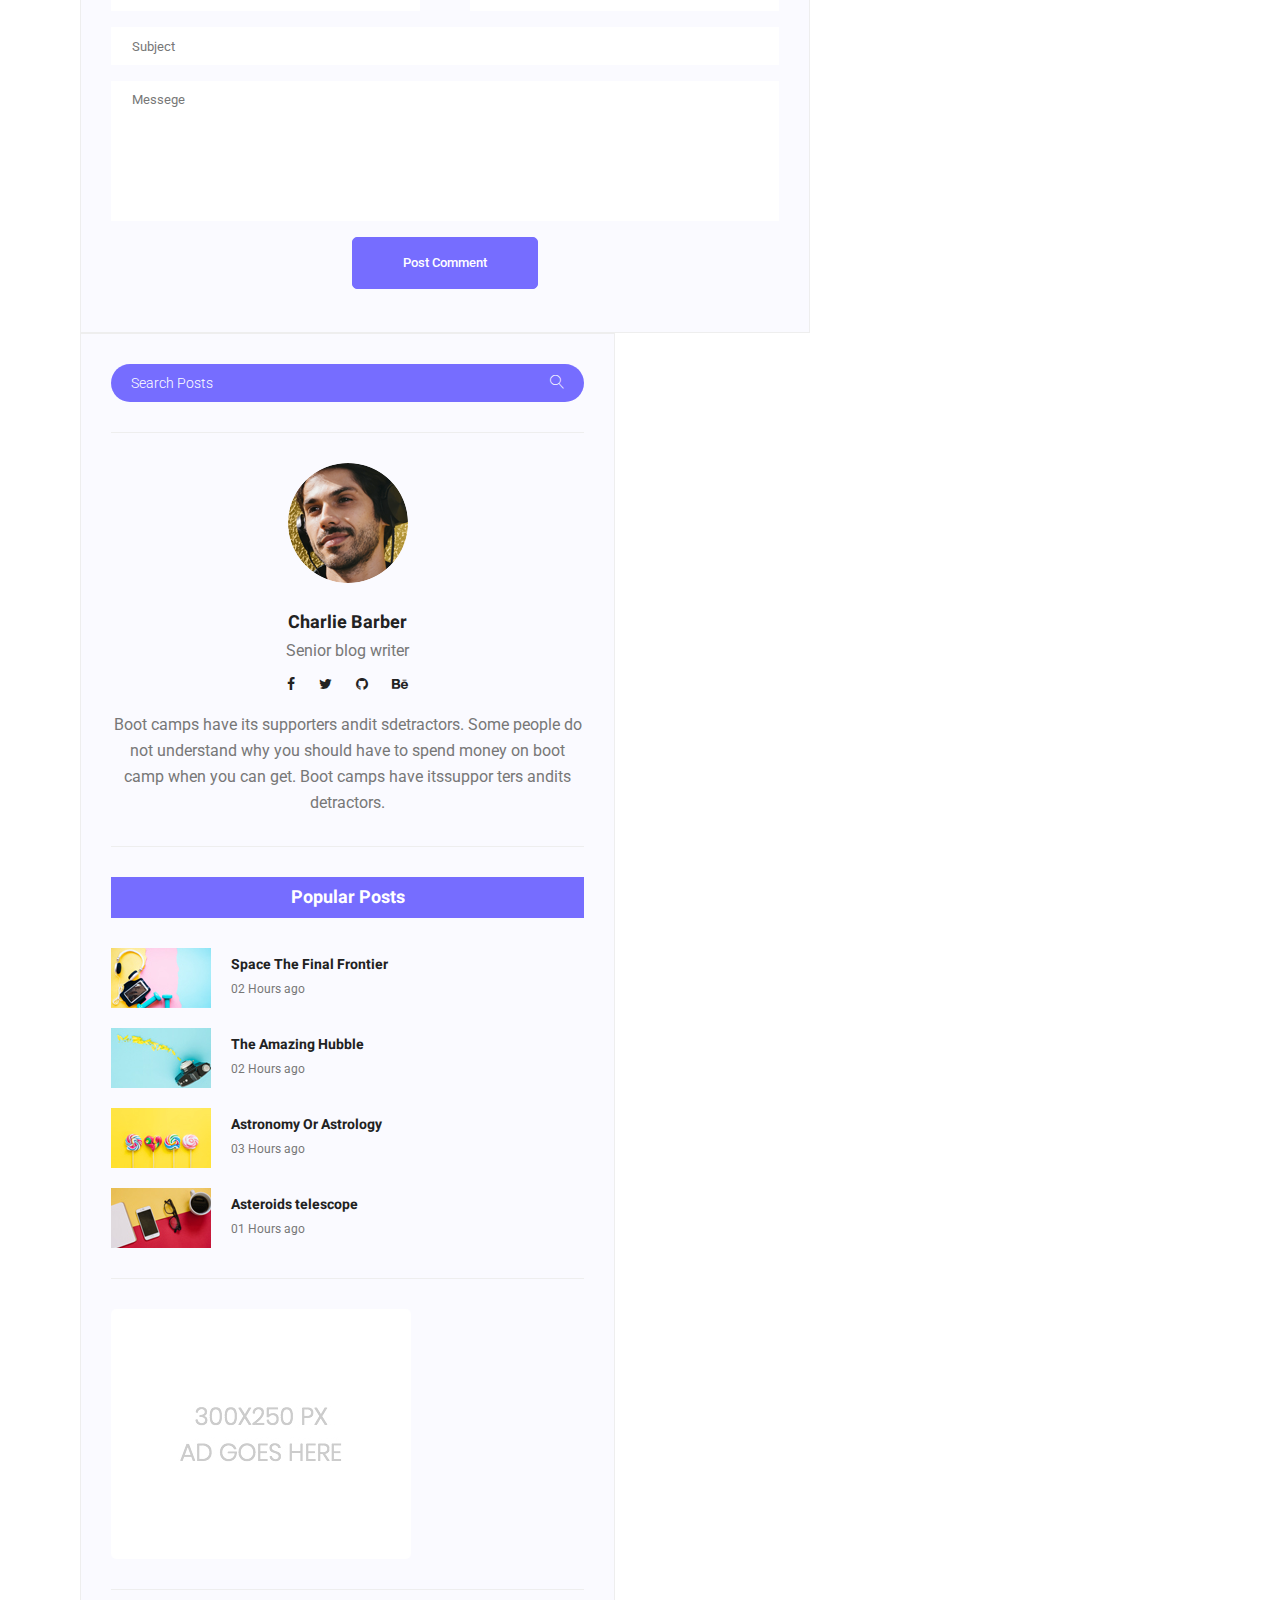
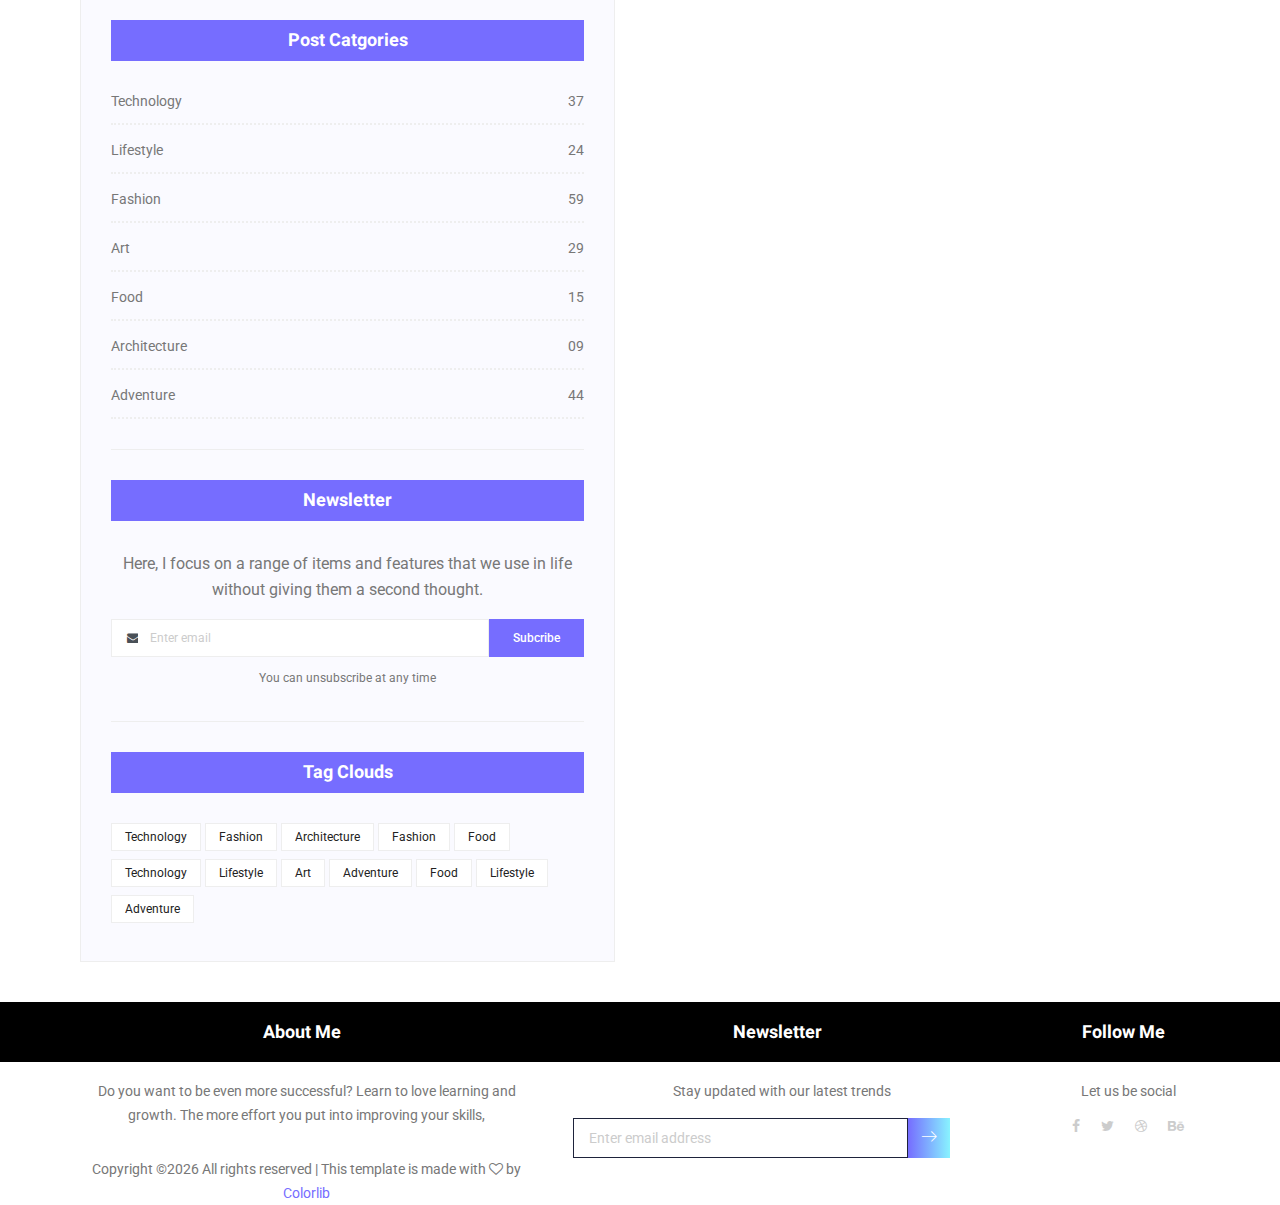
<file: single-blog.html>
<!doctype html>
<html lang="en">
    <head>
        <!-- Required meta tags -->
        <meta charset="utf-8">
        <meta name="viewport" content="width=device-width, initial-scale=1, shrink-to-fit=no">
        <link rel="icon" href="img/favicon.png" type="image/png">
        <title>MeetMe Personal</title>
        <!-- Bootstrap CSS -->
        <link rel="stylesheet" href="css/bootstrap.css">
        <link rel="stylesheet" href="vendors/linericon/style.css">
        <link rel="stylesheet" href="css/font-awesome.min.css">
        <link rel="stylesheet" href="vendors/owl-carousel/owl.carousel.min.css">
        <link rel="stylesheet" href="vendors/lightbox/simpleLightbox.css">
        <link rel="stylesheet" href="vendors/nice-select/css/nice-select.css">
        <link rel="stylesheet" href="vendors/animate-css/animate.css">
        <link rel="stylesheet" href="vendors/popup/magnific-popup.css">
        <!-- main css -->
        <link rel="stylesheet" href="css/style.css">
        <link rel="stylesheet" href="css/responsive.css">
    </head>
    <body>
        
        <!--================Header Menu Area =================-->
        <header class="header_area">
            <div class="main_menu">
            	<nav class="navbar navbar-expand-lg navbar-light">
					<div class="container box_1620">
						<!-- Brand and toggle get grouped for better mobile display -->
						<a class="navbar-brand logo_h" href="index.html"><img src="img/logo.png" alt=""></a>
						<button class="navbar-toggler" type="button" data-toggle="collapse" data-target="#navbarSupportedContent" aria-controls="navbarSupportedContent" aria-expanded="false" aria-label="Toggle navigation">
							<span class="icon-bar"></span>
							<span class="icon-bar"></span>
							<span class="icon-bar"></span>
						</button>
						<!-- Collect the nav links, forms, and other content for toggling -->
						<div class="collapse navbar-collapse offset" id="navbarSupportedContent">
							<ul class="nav navbar-nav menu_nav ml-auto">
								<li class="nav-item active"><a class="nav-link" href="index.html">Home</a></li> 
								<li class="nav-item"><a class="nav-link" href="about-us.html">About</a></li> 
								<li class="nav-item"><a class="nav-link" href="services.html">Services</a></li> 
								<li class="nav-item submenu dropdown">
									<a href="#" class="nav-link dropdown-toggle" data-toggle="dropdown" role="button" aria-haspopup="true" aria-expanded="false">Pages</a>
									<ul class="dropdown-menu">
										<li class="nav-item"><a class="nav-link" href="portfolio.html">Portfolio</a></li>
										<li class="nav-item"><a class="nav-link" href="elements.html">Elements</a></li>
									</ul>
								</li> 
								<li class="nav-item submenu dropdown">
									<a href="#" class="nav-link dropdown-toggle" data-toggle="dropdown" role="button" aria-haspopup="true" aria-expanded="false">Blog</a>
									<ul class="dropdown-menu">
										<li class="nav-item"><a class="nav-link" href="blog.html">Blog</a></li>
										<li class="nav-item"><a class="nav-link" href="single-blog.html">Blog Details</a></li>
									</ul>
								</li> 
								<li class="nav-item"><a class="nav-link" href="contact.html">Contact</a></li>
							</ul>
						</div> 
					</div>
            	</nav>
            </div>
        </header>
        <!--================Header Menu Area =================-->
        
        <!--================Home Banner Area =================-->
        <section class="banner_area">
            <div class="box_1620">
				<div class="banner_inner d-flex align-items-center">
					<div class="container">
						<div class="banner_content text-center">
							<h2>Blog Details</h2>
							<div class="page_link">
								<a href="index.html">Home</a>
								<a href="blog.html">Blog</a>
								<a href="single-blog.html">Blog Details</a>
							</div>
						</div>
					</div>
				</div>
            </div>
        </section>
        <!--================End Home Banner Area =================-->
        
        <!--================Blog Area =================-->
        <section class="blog_area single-post-area p_120">
            <div class="container">
                <div class="row">
                    <div class="col-lg-8 posts-list">
                        <div class="single-post row">
                            <div class="col-lg-12">
                                <div class="feature-img">
                                    <img class="img-fluid" src="img/blog/feature-img1.jpg" alt="">
                                </div>									
                            </div>
                            <div class="col-lg-3  col-md-3">
                                <div class="blog_info text-right">
                                    <div class="post_tag">
                                        <a href="#">Food,</a>
                                        <a class="active" href="#">Technology,</a>
                                        <a href="#">Politics,</a>
                                        <a href="#">Lifestyle</a>
                                    </div>
                                    <ul class="blog_meta list">
                                        <li><a href="#">Mark wiens<i class="lnr lnr-user"></i></a></li>
                                        <li><a href="#">12 Dec, 2017<i class="lnr lnr-calendar-full"></i></a></li>
                                        <li><a href="#">1.2M Views<i class="lnr lnr-eye"></i></a></li>
                                        <li><a href="#">06 Comments<i class="lnr lnr-bubble"></i></a></li>
                                    </ul>
                                    <ul class="social-links">
                                        <li><a href="#"><i class="fa fa-facebook"></i></a></li>
                                        <li><a href="#"><i class="fa fa-twitter"></i></a></li>
                                        <li><a href="#"><i class="fa fa-github"></i></a></li>
                                        <li><a href="#"><i class="fa fa-behance"></i></a></li>
                                    </ul>
                                </div>
                            </div>
                            <div class="col-lg-9 col-md-9 blog_details">
                                <h2>Astronomy Binoculars A Great Alternative</h2>
                                <p class="excert">
                                    MCSE boot camps have its supporters and its detractors. Some people do not understand why you should have to spend money on boot camp when you can get the MCSE study materials yourself at a fraction.
                                </p>
                                <p>
                                    Boot camps have its supporters and its detractors. Some people do not understand why you should have to spend money on boot camp when you can get the MCSE study materials yourself at a fraction of the camp price. However, who has the willpower to actually sit through a self-imposed MCSE training. who has the willpower to actually sit through a self-imposed
                                </p>
                                <p>
                                    Boot camps have its supporters and its detractors. Some people do not understand why you should have to spend money on boot camp when you can get the MCSE study materials yourself at a fraction of the camp price. However, who has the willpower to actually sit through a self-imposed MCSE training. who has the willpower to actually sit through a self-imposed
                                </p>
                            </div>
                            <div class="col-lg-12">
                                <div class="quotes">
                                    MCSE boot camps have its supporters and its detractors. Some people do not understand why you should have to spend money on boot camp when you can get the MCSE study materials yourself at a fraction of the camp price. However, who has the willpower to actually sit through a self-imposed MCSE training.										
                                </div>
                                <div class="row">
                                    <div class="col-6">
                                        <img class="img-fluid" src="img/blog/post-img1.jpg" alt="">
                                    </div>
                                    <div class="col-6">
                                        <img class="img-fluid" src="img/blog/post-img2.jpg" alt="">
                                    </div>	
                                    <div class="col-lg-12 mt-25">
                                        <p>
                                            MCSE boot camps have its supporters and its detractors. Some people do not understand why you should have to spend money on boot camp when you can get the MCSE study materials yourself at a fraction of the camp price. However, who has the willpower.
                                        </p>
                                        <p>
                                            MCSE boot camps have its supporters and its detractors. Some people do not understand why you should have to spend money on boot camp when you can get the MCSE study materials yourself at a fraction of the camp price. However, who has the willpower.
                                        </p>											
                                    </div>									
                                </div>
                            </div>
                        </div>
                        <div class="navigation-area">
                            <div class="row">
                                <div class="col-lg-6 col-md-6 col-12 nav-left flex-row d-flex justify-content-start align-items-center">
                                    <div class="thumb">
                                        <a href="#"><img class="img-fluid" src="img/blog/prev.jpg" alt=""></a>
                                    </div>
                                    <div class="arrow">
                                        <a href="#"><span class="lnr text-white lnr-arrow-left"></span></a>
                                    </div>
                                    <div class="detials">
                                        <p>Prev Post</p>
                                        <a href="#"><h4>Space The Final Frontier</h4></a>
                                    </div>
                                </div>
                                <div class="col-lg-6 col-md-6 col-12 nav-right flex-row d-flex justify-content-end align-items-center">
                                    <div class="detials">
                                        <p>Next Post</p>
                                        <a href="#"><h4>Telescopes 101</h4></a>
                                    </div>
                                    <div class="arrow">
                                        <a href="#"><span class="lnr text-white lnr-arrow-right"></span></a>
                                    </div>
                                    <div class="thumb">
                                        <a href="#"><img class="img-fluid" src="img/blog/next.jpg" alt=""></a>
                                    </div>										
                                </div>									
                            </div>
                        </div>
                        <div class="comments-area">
                            <h4>05 Comments</h4>
                            <div class="comment-list">
                                <div class="single-comment justify-content-between d-flex">
                                    <div class="user justify-content-between d-flex">
                                        <div class="thumb">
                                            <img src="img/blog/c1.jpg" alt="">
                                        </div>
                                        <div class="desc">
                                            <h5><a href="#">Emilly Blunt</a></h5>
                                            <p class="date">December 4, 2017 at 3:12 pm </p>
                                            <p class="comment">
                                                Never say goodbye till the end comes!
                                            </p>
                                        </div>
                                    </div>
                                    <div class="reply-btn">
                                           <a href="" class="btn-reply text-uppercase">reply</a> 
                                    </div>
                                </div>
                            </div>	
                            <div class="comment-list left-padding">
                                <div class="single-comment justify-content-between d-flex">
                                    <div class="user justify-content-between d-flex">
                                        <div class="thumb">
                                            <img src="img/blog/c2.jpg" alt="">
                                        </div>
                                        <div class="desc">
                                            <h5><a href="#">Elsie Cunningham</a></h5>
                                            <p class="date">December 4, 2017 at 3:12 pm </p>
                                            <p class="comment">
                                                Never say goodbye till the end comes!
                                            </p>
                                        </div>
                                    </div>
                                    <div class="reply-btn">
                                           <a href="" class="btn-reply text-uppercase">reply</a> 
                                    </div>
                                </div>
                            </div>	
                            <div class="comment-list left-padding">
                                <div class="single-comment justify-content-between d-flex">
                                    <div class="user justify-content-between d-flex">
                                        <div class="thumb">
                                            <img src="img/blog/c3.jpg" alt="">
                                        </div>
                                        <div class="desc">
                                            <h5><a href="#">Annie Stephens</a></h5>
                                            <p class="date">December 4, 2017 at 3:12 pm </p>
                                            <p class="comment">
                                                Never say goodbye till the end comes!
                                            </p>
                                        </div>
                                    </div>
                                    <div class="reply-btn">
                                           <a href="" class="btn-reply text-uppercase">reply</a> 
                                    </div>
                                </div>
                            </div>	
                            <div class="comment-list">
                                <div class="single-comment justify-content-between d-flex">
                                    <div class="user justify-content-between d-flex">
                                        <div class="thumb">
                                            <img src="img/blog/c4.jpg" alt="">
                                        </div>
                                        <div class="desc">
                                            <h5><a href="#">Maria Luna</a></h5>
                                            <p class="date">December 4, 2017 at 3:12 pm </p>
                                            <p class="comment">
                                                Never say goodbye till the end comes!
                                            </p>
                                        </div>
                                    </div>
                                    <div class="reply-btn">
                                           <a href="" class="btn-reply text-uppercase">reply</a> 
                                    </div>
                                </div>
                            </div>	
                            <div class="comment-list">
                                <div class="single-comment justify-content-between d-flex">
                                    <div class="user justify-content-between d-flex">
                                        <div class="thumb">
                                            <img src="img/blog/c5.jpg" alt="">
                                        </div>
                                        <div class="desc">
                                            <h5><a href="#">Ina Hayes</a></h5>
                                            <p class="date">December 4, 2017 at 3:12 pm </p>
                                            <p class="comment">
                                                Never say goodbye till the end comes!
                                            </p>
                                        </div>
                                    </div>
                                    <div class="reply-btn">
                                           <a href="" class="btn-reply text-uppercase">reply</a> 
                                    </div>
                                </div>
                            </div>	                                             				
                        </div>
                        <div class="comment-form">
                            <h4>Leave a Reply</h4>
                            <form>
                                <div class="form-group form-inline">
                                  <div class="form-group col-lg-6 col-md-6 name">
                                    <input type="text" class="form-control" id="name" placeholder="Enter Name" onfocus="this.placeholder = ''" onblur="this.placeholder = 'Enter Name'">
                                  </div>
                                  <div class="form-group col-lg-6 col-md-6 email">
                                    <input type="email" class="form-control" id="email" placeholder="Enter email address" onfocus="this.placeholder = ''" onblur="this.placeholder = 'Enter email address'">
                                  </div>										
                                </div>
                                <div class="form-group">
                                    <input type="text" class="form-control" id="subject" placeholder="Subject" onfocus="this.placeholder = ''" onblur="this.placeholder = 'Subject'">
                                </div>
                                <div class="form-group">
                                    <textarea class="form-control mb-10" rows="5" name="message" placeholder="Messege" onfocus="this.placeholder = ''" onblur="this.placeholder = 'Messege'" required=""></textarea>
                                </div>
                                <a href="#" class="primary-btn submit_btn">Post Comment</a>	
                            </form>
                        </div>
                    </div>
                    <div class="col-lg-4">
                        <div class="blog_right_sidebar">
                            <aside class="single_sidebar_widget search_widget">
                                <div class="input-group">
                                    <input type="text" class="form-control" placeholder="Search Posts">
                                    <span class="input-group-btn">
                                        <button class="btn btn-default" type="button"><i class="lnr lnr-magnifier"></i></button>
                                    </span>
                                </div><!-- /input-group -->
                                <div class="br"></div>
                            </aside>
                            <aside class="single_sidebar_widget author_widget">
                                <img class="author_img rounded-circle" src="img/blog/author.png" alt="">
                                <h4>Charlie Barber</h4>
                                <p>Senior blog writer</p>
                                <div class="social_icon">
                                    <a href="#"><i class="fa fa-facebook"></i></a>
                                    <a href="#"><i class="fa fa-twitter"></i></a>
                                    <a href="#"><i class="fa fa-github"></i></a>
                                    <a href="#"><i class="fa fa-behance"></i></a>
                                </div>
                                <p>Boot camps have its supporters andit sdetractors. Some people do not understand why you should have to spend money on boot camp when you can get. Boot camps have itssuppor ters andits detractors.</p>
                                <div class="br"></div>
                            </aside>
                            <aside class="single_sidebar_widget popular_post_widget">
                                <h3 class="widget_title">Popular Posts</h3>
                                <div class="media post_item">
                                    <img src="img/blog/popular-post/post1.jpg" alt="post">
                                    <div class="media-body">
                                        <a href="blog-details.html"><h3>Space The Final Frontier</h3></a>
                                        <p>02 Hours ago</p>
                                    </div>
                                </div>
                                <div class="media post_item">
                                    <img src="img/blog/popular-post/post2.jpg" alt="post">
                                    <div class="media-body">
                                        <a href="blog-details.html"><h3>The Amazing Hubble</h3></a>
                                        <p>02 Hours ago</p>
                                    </div>
                                </div>
                                <div class="media post_item">
                                    <img src="img/blog/popular-post/post3.jpg" alt="post">
                                    <div class="media-body">
                                        <a href="blog-details.html"><h3>Astronomy Or Astrology</h3></a>
                                        <p>03 Hours ago</p>
                                    </div>
                                </div>
                                <div class="media post_item">
                                    <img src="img/blog/popular-post/post4.jpg" alt="post">
                                    <div class="media-body">
                                        <a href="blog-details.html"><h3>Asteroids telescope</h3></a>
                                        <p>01 Hours ago</p>
                                    </div>
                                </div>
                                <div class="br"></div>
                            </aside>
                            <aside class="single_sidebar_widget ads_widget">
                                <a href="#"><img class="img-fluid" src="img/blog/add.jpg" alt=""></a>
                                <div class="br"></div>
                            </aside>
                            <aside class="single_sidebar_widget post_category_widget">
                                <h4 class="widget_title">Post Catgories</h4>
                                <ul class="list cat-list">
                                    <li>
                                        <a href="#" class="d-flex justify-content-between">
                                            <p>Technology</p>
                                            <p>37</p>
                                        </a>
                                    </li>
                                    <li>
                                        <a href="#" class="d-flex justify-content-between">
                                            <p>Lifestyle</p>
                                            <p>24</p>
                                        </a>
                                    </li>
                                    <li>
                                        <a href="#" class="d-flex justify-content-between">
                                            <p>Fashion</p>
                                            <p>59</p>
                                        </a>
                                    </li>
                                    <li>
                                        <a href="#" class="d-flex justify-content-between">
                                            <p>Art</p>
                                            <p>29</p>
                                        </a>
                                    </li>
                                    <li>
                                        <a href="#" class="d-flex justify-content-between">
                                            <p>Food</p>
                                            <p>15</p>
                                        </a>
                                    </li>
                                    <li>
                                        <a href="#" class="d-flex justify-content-between">
                                            <p>Architecture</p>
                                            <p>09</p>
                                        </a>
                                    </li>
                                    <li>
                                        <a href="#" class="d-flex justify-content-between">
                                            <p>Adventure</p>
                                            <p>44</p>
                                        </a>
                                    </li>															
                                </ul>
                                <div class="br"></div>
                            </aside>
                            <aside class="single-sidebar-widget newsletter_widget">
                                <h4 class="widget_title">Newsletter</h4>
                                <p>
                                Here, I focus on a range of items and features that we use in life without
                                giving them a second thought.
                                </p>
                                <div class="form-group d-flex flex-row">
                                    <div class="input-group">
                                        <div class="input-group-prepend">
                                            <div class="input-group-text"><i class="fa fa-envelope" aria-hidden="true"></i></div>
                                        </div>
                                        <input type="text" class="form-control" id="inlineFormInputGroup" placeholder="Enter email" onfocus="this.placeholder = ''" onblur="this.placeholder = 'Enter email'">
                                    </div>
                                    <a href="#" class="bbtns">Subcribe</a>
                                </div>	
                                <p class="text-bottom">You can unsubscribe at any time</p>	
                                <div class="br"></div>							
                            </aside>
                            <aside class="single-sidebar-widget tag_cloud_widget">
                                <h4 class="widget_title">Tag Clouds</h4>
                                <ul class="list">
                                    <li><a href="#">Technology</a></li>
                                    <li><a href="#">Fashion</a></li>
                                    <li><a href="#">Architecture</a></li>
                                    <li><a href="#">Fashion</a></li>
                                    <li><a href="#">Food</a></li>
                                    <li><a href="#">Technology</a></li>
                                    <li><a href="#">Lifestyle</a></li>
                                    <li><a href="#">Art</a></li>
                                    <li><a href="#">Adventure</a></li>
                                    <li><a href="#">Food</a></li>
                                    <li><a href="#">Lifestyle</a></li>
                                    <li><a href="#">Adventure</a></li>
                                </ul>
                            </aside>
                        </div>
                    </div>
                </div>
            </div>
        </section>
        <!--================Blog Area =================-->
        
        <!--================Footer Area =================-->
        <footer class="footer_area p_120">
        	<div class="container">
        		<div class="row footer_inner">
        			<div class="col-lg-5 col-sm-6">
        				<aside class="f_widget ab_widget">
        					<div class="f_title">
        						<h3>About Me</h3>
        					</div>
        					<p>Do you want to be even more successful? Learn to love learning and growth. The more effort you put into improving your skills,</p>
        					<p><!-- Link back to Colorlib can't be removed. Template is licensed under CC BY 3.0. -->
Copyright &copy;<script>document.write(new Date().getFullYear());</script> All rights reserved | This template is made with <i class="fa fa-heart-o" aria-hidden="true"></i> by <a href="https://colorlib.com" target="_blank">Colorlib</a>
<!-- Link back to Colorlib can't be removed. Template is licensed under CC BY 3.0. --></p>
        				</aside>
        			</div>
        			<div class="col-lg-5 col-sm-6">
        				<aside class="f_widget news_widget">
        					<div class="f_title">
        						<h3>Newsletter</h3>
        					</div>
        					<p>Stay updated with our latest trends</p>
        					<div id="mc_embed_signup">
                                <form target="_blank" action="https://spondonit.us12.list-manage.com/subscribe/post?u=1462626880ade1ac87bd9c93a&amp;id=92a4423d01" method="get" class="subscribe_form relative">
                                	<div class="input-group d-flex flex-row">
                                        <input name="EMAIL" placeholder="Enter email address" onfocus="this.placeholder = ''" onblur="this.placeholder = 'Email Address '" required="" type="email">
                                        <button class="btn sub-btn"><span class="lnr lnr-arrow-right"></span></button>		
                                    </div>				
                                    <div class="mt-10 info"></div>
                                </form>
                            </div>
        				</aside>
        			</div>
        			<div class="col-lg-2">
        				<aside class="f_widget social_widget">
        					<div class="f_title">
        						<h3>Follow Me</h3>
        					</div>
        					<p>Let us be social</p>
        					<ul class="list">
        						<li><a href="#"><i class="fa fa-facebook"></i></a></li>
        						<li><a href="#"><i class="fa fa-twitter"></i></a></li>
        						<li><a href="#"><i class="fa fa-dribbble"></i></a></li>
        						<li><a href="#"><i class="fa fa-behance"></i></a></li>
        					</ul>
        				</aside>
        			</div>
        		</div>
        	</div>
        </footer>
        <!--================End Footer Area =================-->
        
        
        
        
        <!-- Optional JavaScript -->
        <!-- jQuery first, then Popper.js, then Bootstrap JS -->
        <script src="js/jquery-3.3.1.min.js"></script>
        <script src="js/popper.js"></script>
        <script src="js/bootstrap.min.js"></script>
        <script src="js/stellar.js"></script>
        <script src="vendors/lightbox/simpleLightbox.min.js"></script>
        <script src="vendors/nice-select/js/jquery.nice-select.min.js"></script>
        <script src="vendors/isotope/imagesloaded.pkgd.min.js"></script>
        <script src="vendors/isotope/isotope.pkgd.min.js"></script>
        <script src="vendors/owl-carousel/owl.carousel.min.js"></script>
        <script src="vendors/popup/jquery.magnific-popup.min.js"></script>
        <script src="js/jquery.ajaxchimp.min.js"></script>
        <script src="vendors/counter-up/jquery.waypoints.min.js"></script>
        <script src="vendors/counter-up/jquery.counterup.min.js"></script>
        <script src="js/mail-script.js"></script>
        <script src="js/theme.js"></script>
    </body>
</html>
</file>
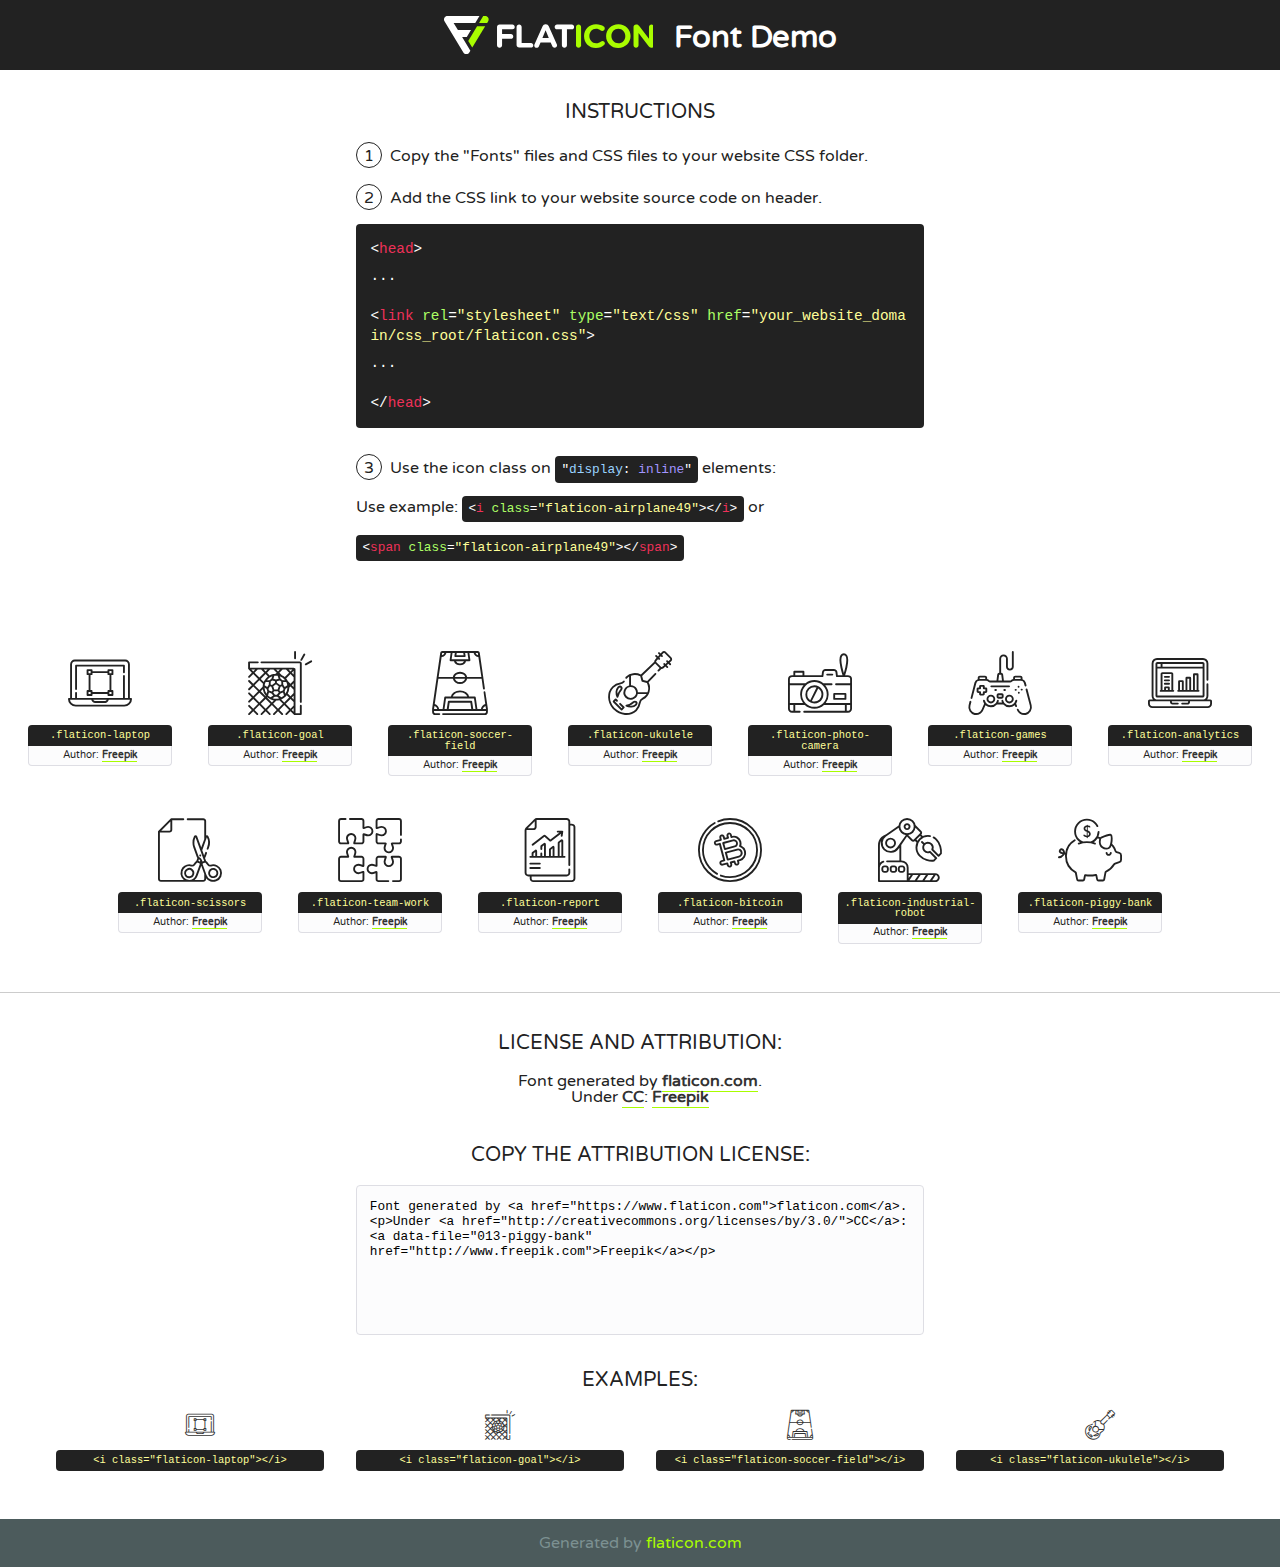
<file: vendors/flaticon2/flaticon.html>
<!DOCTYPE html>
<!--
  Flaticon icon font: Flaticon
  Creation date: 19/06/2020 02:42
-->
<html>
<!DOCTYPE html>
<html>

<head>
    <title>Flaticon WebFont</title>
    <link href="http://fonts.googleapis.com/css?family=Varela+Round" rel="stylesheet" type="text/css" />
    <link rel="stylesheet" type="text/css" href="flaticon.css">
    <meta charset="UTF-8">
    <style>
    html, body, div, span, applet, object, iframe,
    h1, h2, h3, h4, h5, h6, p, blockquote, pre,
    a, abbr, acronym, address, big, cite, code,
    del, dfn, em, img, ins, kbd, q, s, samp,
    small, strike, strong, sub, sup, tt, var,
    b, u, i, center,
    dl, dt, dd, ol, ul, li,
    fieldset, form, label, legend,
    table, caption, tbody, tfoot, thead, tr, th, td,
    article, aside, canvas, details, embed, 
    figure, figcaption, footer, header, hgroup, 
    menu, nav, output, ruby, section, summary,
    time, mark, audio, video {
        margin: 0;
        padding: 0;
        border: 0;
        font-size: 100%;
        font: inherit;
        vertical-align: baseline;
    }
    /* HTML5 display-role reset for older browsers */
    article, aside, details, figcaption, figure, 
    footer, header, hgroup, menu, nav, section {
        display: block;
    }
    body {
        line-height: 1;
    }
    ol, ul {
        list-style: none;
    }
    blockquote, q {
        quotes: none;
    }
    blockquote:before, blockquote:after,
    q:before, q:after {
        content: '';
        content: none;
    }
    table {
        border-collapse: collapse;
        border-spacing: 0;
    }
    body {
        font-family: 'Varela Round', Helvetica, Arial, sans-serif;
        font-size: 16px;
        color: #222;
    }
    a {
        color: #333;
        border-bottom: 1px solid #a9fd00;
        font-weight: bold;
        text-decoration: none;
    }
    * {
        -moz-box-sizing: border-box;
        -webkit-box-sizing: border-box;
        box-sizing: border-box;
        margin: 0;
        padding: 0;
    }
    [class^="flaticon-"]:before, [class*=" flaticon-"]:before, [class^="flaticon-"]:after, [class*=" flaticon-"]:after {
        font-family: Flaticon;
        font-size: 30px;
        font-style: normal;
        margin-left: 20px;
        color: #333;
    }
    .wrapper {
        max-width: 600px;
        margin: auto;
        padding: 0 1em;
    }
    .title {
        font-size: 1.25em;
        text-align: center;
        margin-bottom: 1em;
        text-transform: uppercase;
    }
    header {
        text-align: center;
        background-color: #222;
        color: #fff;
        padding: 1em;
    }
    header .logo {
        width: 210px;
        height: 38px;
        display: inline-block;
        vertical-align: middle;
        margin-right: 1em;
        border: none;
    }
    header strong {
        font-size: 1.95em;
        font-weight: bold;
        vertical-align: middle;
        margin-top: 5px;
        display: inline-block;
    }
    .demo {
        margin: 2em auto;
        line-height: 1.25em;
    }
    .demo ul li {
        margin-bottom: 1em;
    }
    .demo ul li .num {
        color: #222;
        border-radius: 20px;
        display: inline-block;
        width: 26px;
        padding: 3px;
        height: 26px;
        text-align: center;
        margin-right: 0.5em;
        border: 1px solid #222;
    }
    .demo ul li code {
        background-color: #222;
        border-radius: 4px;
        padding: 0.25em 0.5em;
        display: inline-block;
        color: #fff;
        font-family: Consolas,Monaco,Lucida Console,Liberation Mono,DejaVu Sans Mono,Bitstream Vera Sans Mono,Courier New, monospace;
        font-weight: lighter;
        margin-top: 1em;
        font-size: 0.8em;
        word-break: break-all;
    }
    .demo ul li code.big {
        padding: 1em;
        font-size: 0.9em;
    }
    .demo ul li code .red {
        color: #EF3159;
    }
    .demo ul li code .green {
        color: #ACFF65;
    }
    .demo ul li code .yellow {
        color: #FFFF99;
    }
    .demo ul li code .blue {
        color: #99D3FF;
    }
    .demo ul li code .purple {
        color: #A295FF;
    }
    .demo ul li code .dots {
        margin-top: 0.5em;
        display: block;
    }
    #glyphs {
        border-bottom: 1px solid #ccc;
        padding: 2em 0;
        text-align: center;
    }
    .glyph {
        display: inline-block;
        width: 9em;
        margin: 1em;
        text-align: center;
        vertical-align: top;
        background: #FFF;
    }
    .glyph .glyph-icon {
        padding: 10px;
        display: block;
        font-family:"Flaticon";
        font-size: 64px;
        line-height: 1;
    }
    .glyph .glyph-icon:before {
        font-size: 64px;
        color: #222;
        margin-left: 0;
    }
    .class-name {
        font-size: 0.65em;
        background-color: #222;
        color: #fff;
        border-radius: 4px 4px 0 0;
        padding: 0.5em;
        color: #FFFF99;
        font-family: Consolas,Monaco,Lucida Console,Liberation Mono,DejaVu Sans Mono,Bitstream Vera Sans Mono,Courier New, monospace;
    }
    .author-name {
        font-size: 0.6em;
        background-color: #fcfcfd;
        border: 1px solid #DEDEE4;
        border-top: 0;
        border-radius: 0 0 4px 4px;
        padding: 0.5em;
    }
    .class-name:last-child {
        font-size: 10px;
        color:#888;
    }
    .class-name:last-child a {
        font-size: 10px;
        color:#555;
    }
    .class-name:last-child a:hover {
        color:#a9fd00;
    }
    .glyph > input {
        display: block;
        width: 100px;
        margin: 5px auto;
        text-align: center;
        font-size: 12px;
        cursor: text;
    }
    .glyph > input.icon-input {
        font-family:"Flaticon";
        font-size: 16px;
        margin-bottom: 10px;
    }
    .attribution .title {
        margin-top: 2em;
    }
    .attribution textarea {
        background-color: #fcfcfd;
        padding: 1em;
        border: none;
        box-shadow: none;
        border: 1px solid #DEDEE4;
        border-radius: 4px;
        resize: none;
        width: 100%;
        height: 150px;
        font-size: 0.8em;
        font-family: Consolas,Monaco,Lucida Console,Liberation Mono,DejaVu Sans Mono,Bitstream Vera Sans Mono,Courier New, monospace;
        -webkit-appearance: none;
    }
    .iconsuse {
        margin: 2em auto;
        text-align: center;
        max-width: 1200px;
    }
    .iconsuse:after {
        content: '';
        display: table;
        clear: both;
    }
    .iconsuse .image {
        float: left;
        width: 25%;
        padding: 0 1em;
    }
    .iconsuse .image p {
        margin-bottom: 1em;
    }
    .iconsuse .image span {
        display: block;
        font-size: 0.65em;
        background-color: #222;
        color: #fff;
        border-radius: 4px;
        padding: 0.5em;
        color: #FFFF99;
        margin-top: 1em;
        font-family: Consolas,Monaco,Lucida Console,Liberation Mono,DejaVu Sans Mono,Bitstream Vera Sans Mono,Courier New, monospace;
    }
    #footer {
        text-align: center;
        background-color: #4C5B5C;
        color: #7c9192;
        padding: 1em;
    }
    #footer a {
        border: none;
        color: #a9fd00;
        font-weight: normal;
    }
    @media (max-width: 960px) {
        .iconsuse .image {
            width: 50%;
        }
    }
    @media (max-width: 560px) {
        .iconsuse .image {
            width: 100%;
        }
    }
    </style>
</head>

<body class="characters-off">

    <header>
        <a href="https://www.flaticon.com" target="_blank" class="logo">
            <svg version="1.1" xmlns="http://www.w3.org/2000/svg" xmlns:xlink="http://www.w3.org/1999/xlink" xmlns:a="http://ns.adobe.com/AdobeSVGViewerExtensions/3.0/" viewBox="0 0 560.875 102.036" enable-background="new 0 0 560.875 102.036" xml:space="preserve">
                <defs>
                </defs>
                <g>
                    <g class="letters">
                        <path fill="#ffffff" d="M141.596,29.675c0-3.777,2.985-6.767,6.764-6.767h34.438c3.426,0,6.15,2.728,6.15,6.15
                        c0,3.43-2.724,6.149-6.15,6.149h-27.674v13.091h23.719c3.429,0,6.151,2.724,6.151,6.15c0,3.43-2.723,6.149-6.151,6.149h-23.719
                        v17.574c0,3.773-2.986,6.761-6.764,6.761c-3.779,0-6.764-2.989-6.764-6.761V29.675z"></path>
                        <path fill="#ffffff" d="M193.844,29.149c0-3.781,2.985-6.767,6.764-6.767c3.776,0,6.763,2.985,6.763,6.767v42.957h25.039
                        c3.426,0,6.149,2.726,6.149,6.153c0,3.425-2.723,6.15-6.149,6.15h-31.802c-3.779,0-6.764-2.986-6.764-6.768V29.149z"></path>
                        <path fill="#ffffff" d="M241.891,75.71l21.438-48.407c1.492-3.341,4.215-5.357,7.906-5.357h0.792
                        c3.686,0,6.323,2.017,7.815,5.357l21.439,48.407c0.436,0.967,0.701,1.845,0.701,2.723c0,3.602-2.809,6.501-6.414,6.501
                        c-3.161,0-5.269-1.845-6.499-4.655l-4.132-9.661h-27.059l-4.301,10.102c-1.144,2.631-3.426,4.214-6.237,4.214
                        c-3.517,0-6.24-2.81-6.24-6.325C241.1,77.64,241.451,76.677,241.891,75.71z M279.932,58.666l-8.521-20.297l-8.526,20.297H279.932
                        z"></path>
                        <path fill="#ffffff" d="M314.864,35.387H301.86c-3.429,0-6.239-2.813-6.239-6.238c0-3.429,2.811-6.24,6.239-6.24h39.533
                        c3.426,0,6.237,2.811,6.237,6.24c0,3.425-2.811,6.238-6.237,6.238h-13.001v42.785c0,3.773-2.99,6.761-6.764,6.761
                        c-3.779,0-6.764-2.989-6.764-6.761V35.387z"></path>
                        <path fill="#A9FD00" d="M352.615,29.149c0-3.781,2.985-6.767,6.767-6.767c3.774,0,6.761,2.985,6.761,6.767v49.024
                        c0,3.773-2.987,6.761-6.761,6.761c-3.781,0-6.767-2.989-6.767-6.761V29.149z"></path>
                        <path fill="#A9FD00" d="M374.132,53.836v-0.179c0-17.481,13.178-31.801,32.065-31.801c9.22,0,15.459,2.458,20.557,6.238
                        c1.402,1.054,2.637,2.985,2.637,5.357c0,3.692-2.985,6.59-6.681,6.59c-1.845,0-3.071-0.702-4.044-1.319
                        c-3.776-2.813-7.729-4.393-12.562-4.393c-10.364,0-17.831,8.611-17.831,19.154v0.173c0,10.542,7.291,19.329,17.831,19.329
                        c5.715,0,9.492-1.756,13.359-4.834c1.049-0.874,2.458-1.491,4.039-1.491c3.429,0,6.325,2.813,6.325,6.236
                        c0,2.106-1.056,3.78-2.282,4.834c-5.539,4.834-12.036,7.733-21.878,7.733C387.572,85.464,374.132,71.493,374.132,53.836z"></path>
                        <path fill="#A9FD00" d="M433.009,53.836v-0.179c0-17.481,13.79-31.801,32.766-31.801c18.981,0,32.592,14.143,32.592,31.628v0.173
                        c0,17.483-13.785,31.807-32.769,31.807C446.625,85.464,433.009,71.32,433.009,53.836z M484.224,53.836v-0.179
                        c0-10.539-7.725-19.326-18.626-19.326c-10.893,0-18.449,8.611-18.449,19.154v0.173c0,10.542,7.73,19.329,18.626,19.329
                        C476.676,72.986,484.224,64.378,484.224,53.836z"></path>
                        <path fill="#A9FD00" d="M506.233,29.321c0-3.774,2.99-6.763,6.767-6.763h1.401c3.252,0,5.183,1.583,7.029,3.953l26.093,34.265
                        V29.059c0-3.692,2.99-6.677,6.681-6.677c3.683,0,6.671,2.985,6.671,6.677v48.934c0,3.78-2.987,6.765-6.764,6.765h-0.436
                        c-3.257,0-5.188-1.581-7.034-3.953l-27.056-35.492v32.944c0,3.687-2.985,6.676-6.678,6.676c-3.683,0-6.673-2.989-6.673-6.676
                        V29.321z"></path>
                    </g>
                    <g class="insignia">
                        <path fill="#ffffff" d="M48.372,56.137h12.517l11.156-18.537H37.186L25.688,18.539h57.825L94.668,0H9.271
                        C5.925,0,2.842,1.801,1.198,4.716c-1.644,2.907-1.593,6.482,0.134,9.343l50.38,83.501c1.678,2.781,4.689,4.476,7.938,4.476
                        c3.246,0,6.257-1.695,7.935-4.476l2.898-4.804L48.372,56.137z"></path>
                        <g class="i">
                            <path fill="#A9FD00" d="M93.575,18.539h0.031v0.004l21.652,0.004l2.705-4.488c1.727-2.861,1.778-6.436,0.133-9.343
                            C116.454,1.801,113.371,0,110.026,0h-5.294L93.575,18.539z"></path>
                            <polygon fill="#A9FD00" points="88.291,27.356 64.725,66.486 75.519,84.404 109.942,27.356"></polygon>
                        </g>
                    </g>
                </g>
            </svg>
        </a>
        <strong>Font Demo</strong>
    </header>


    <section class="demo wrapper">

        <p class="title">Instructions</p>

        <ul>
            <li>
                <span class="num">1</span>Copy the "Fonts" files and CSS files to your website CSS folder.
            </li>
            <li>
                <span class="num">2</span>Add the CSS link to your website source code on header.
                <code class="big">
                    &lt;<span class="red">head</span>&gt;
                    <br/><span class="dots">...</span>
                    <br/>&lt;<span class="red">link</span> <span class="green">rel</span>=<span class="yellow">"stylesheet"</span> <span class="green">type</span>=<span class="yellow">"text/css"</span> <span class="green">href</span>=<span class="yellow">"your_website_domain/css_root/flaticon.css"</span>&gt;
                    <br/><span class="dots">...</span>
                    <br/>&lt;/<span class="red">head</span>&gt;
                </code>
            </li>

            <li>
                <p>
                    <span class="num">3</span>Use the icon class on <code>"<span class="blue">display</span>:<span class="purple"> inline</span>"</code> elements:
                    <br />
                    Use example: <code>&lt;<span class="red">i</span> <span class="green">class</span>=<span class="yellow">&quot;flaticon-airplane49&quot;</span>&gt;&lt;/<span class="red">i</span>&gt;</code> or <code>&lt;<span class="red">span</span> <span class="green">class</span>=<span class="yellow">&quot;flaticon-airplane49&quot;</span>&gt;&lt;/<span class="red">span</span>&gt;</code>
            </li>
        </ul>

    </section>




   <section id="glyphs">          
    
      
        <div class="glyph"><div class="glyph-icon flaticon-laptop"></div>
            <div class="class-name">.flaticon-laptop</div>
            <div class="author-name">Author: <a data-file="001-laptop" href="http://www.freepik.com">Freepik</a> </div> 
        </div>        
        
        <div class="glyph"><div class="glyph-icon flaticon-goal"></div>
            <div class="class-name">.flaticon-goal</div>
            <div class="author-name">Author: <a data-file="002-goal" href="http://www.freepik.com">Freepik</a> </div> 
        </div>        
        
        <div class="glyph"><div class="glyph-icon flaticon-soccer-field"></div>
            <div class="class-name">.flaticon-soccer-field</div>
            <div class="author-name">Author: <a data-file="003-soccer-field" href="http://www.freepik.com">Freepik</a> </div> 
        </div>        
        
        <div class="glyph"><div class="glyph-icon flaticon-ukulele"></div>
            <div class="class-name">.flaticon-ukulele</div>
            <div class="author-name">Author: <a data-file="004-ukulele" href="http://www.freepik.com">Freepik</a> </div> 
        </div>        
        
        <div class="glyph"><div class="glyph-icon flaticon-photo-camera"></div>
            <div class="class-name">.flaticon-photo-camera</div>
            <div class="author-name">Author: <a data-file="005-photo-camera" href="http://www.freepik.com">Freepik</a> </div> 
        </div>        
        
        <div class="glyph"><div class="glyph-icon flaticon-games"></div>
            <div class="class-name">.flaticon-games</div>
            <div class="author-name">Author: <a data-file="006-games" href="http://www.freepik.com">Freepik</a> </div> 
        </div>        
        
        <div class="glyph"><div class="glyph-icon flaticon-analytics"></div>
            <div class="class-name">.flaticon-analytics</div>
            <div class="author-name">Author: <a data-file="007-analytics" href="http://www.freepik.com">Freepik</a> </div> 
        </div>        
        
        <div class="glyph"><div class="glyph-icon flaticon-scissors"></div>
            <div class="class-name">.flaticon-scissors</div>
            <div class="author-name">Author: <a data-file="008-scissors" href="http://www.freepik.com">Freepik</a> </div> 
        </div>        
        
        <div class="glyph"><div class="glyph-icon flaticon-team-work"></div>
            <div class="class-name">.flaticon-team-work</div>
            <div class="author-name">Author: <a data-file="009-team-work" href="http://www.freepik.com">Freepik</a> </div> 
        </div>        
        
        <div class="glyph"><div class="glyph-icon flaticon-report"></div>
            <div class="class-name">.flaticon-report</div>
            <div class="author-name">Author: <a data-file="010-report" href="http://www.freepik.com">Freepik</a> </div> 
        </div>        
        
        <div class="glyph"><div class="glyph-icon flaticon-bitcoin"></div>
            <div class="class-name">.flaticon-bitcoin</div>
            <div class="author-name">Author: <a data-file="011-bitcoin" href="http://www.freepik.com">Freepik</a> </div> 
        </div>        
        
        <div class="glyph"><div class="glyph-icon flaticon-industrial-robot"></div>
            <div class="class-name">.flaticon-industrial-robot</div>
            <div class="author-name">Author: <a data-file="012-industrial-robot" href="http://www.freepik.com">Freepik</a> </div> 
        </div>        
        
        <div class="glyph"><div class="glyph-icon flaticon-piggy-bank"></div>
            <div class="class-name">.flaticon-piggy-bank</div>
            <div class="author-name">Author: <a data-file="013-piggy-bank" href="http://www.freepik.com">Freepik</a> </div> 
        </div>        
        

    </section>



    <section class="attribution wrapper"   style="text-align:center;">

      <div class="title">License and attribution:</div><div class="attrDiv">Font generated by <a href="https://www.flaticon.com">flaticon.com</a>. <div><p>Under <a href="http://creativecommons.org/licenses/by/3.0/">CC</a>: <a data-file="013-piggy-bank" href="http://www.freepik.com">Freepik</a></p>  </div>
      </div>
      <div class="title">Copy the Attribution License:</div>

    <textarea onclick="this.focus();this.select();">Font generated by &lt;a href=&quot;https://www.flaticon.com&quot;&gt;flaticon.com&lt;/a&gt;. <p>Under <a href="http://creativecommons.org/licenses/by/3.0/">CC</a>: <a data-file="013-piggy-bank" href="http://www.freepik.com">Freepik</a></p>  
     </textarea>

    </section>

    <section class="iconsuse">

          <div class="title">Examples:</div>            
             
            <div class="image">
                <p>
                    <i class="glyph-icon flaticon-laptop"></i> 
                    <span>&lt;i class=&quot;flaticon-laptop&quot;&gt;&lt;/i&gt;</span>
                </p>
            </div>
            
            <div class="image">
                <p>
                    <i class="glyph-icon flaticon-goal"></i> 
                    <span>&lt;i class=&quot;flaticon-goal&quot;&gt;&lt;/i&gt;</span>
                </p>
            </div>
            
            <div class="image">
                <p>
                    <i class="glyph-icon flaticon-soccer-field"></i> 
                    <span>&lt;i class=&quot;flaticon-soccer-field&quot;&gt;&lt;/i&gt;</span>
                </p>
            </div>
            
            <div class="image">
                <p>
                    <i class="glyph-icon flaticon-ukulele"></i> 
                    <span>&lt;i class=&quot;flaticon-ukulele&quot;&gt;&lt;/i&gt;</span>
                </p>
            </div>
                       
        </div>
                            
    </section>

<div id="footer">
    <div>Generated by <a href="https://www.flaticon.com">flaticon.com</a>
    </div>
</div>



</body>
</html>
</file>
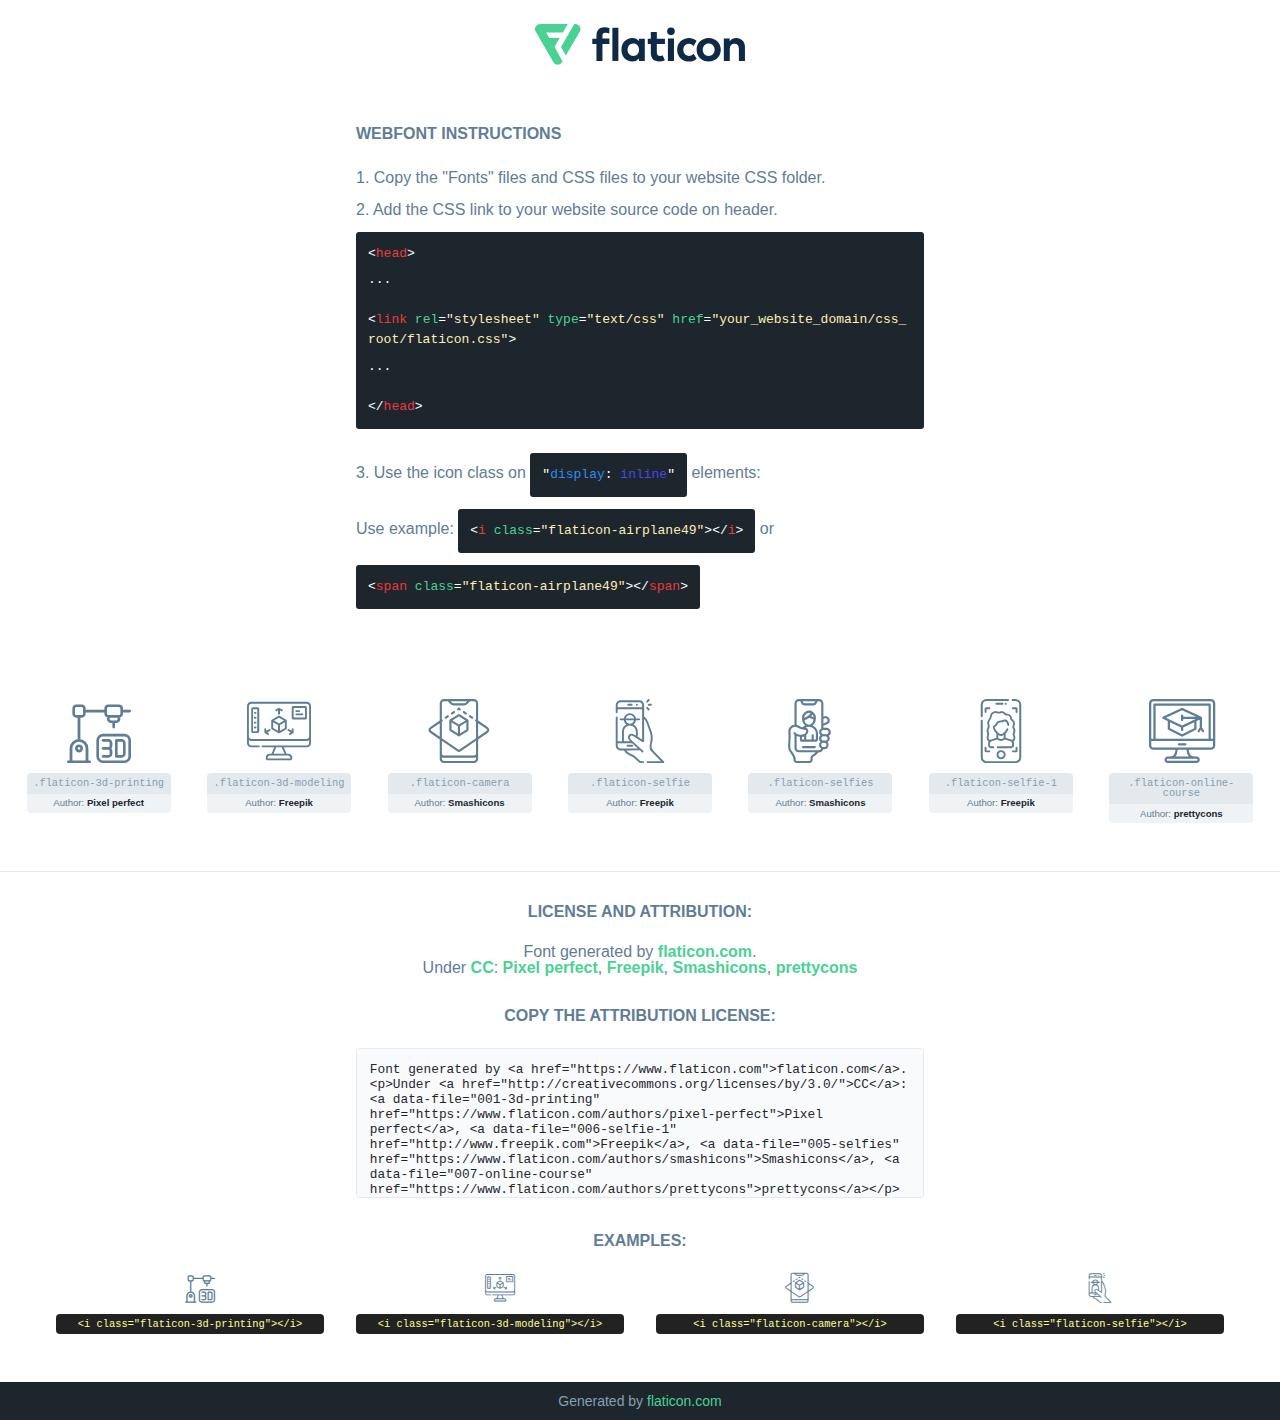
<file: vendors/flaticon5/font/flaticon.html>
<!DOCTYPE html>
<!--
  Flaticon icon font: Flaticon
  Creation date: 09/03/2021 14:31
-->
<html>

<head>
    <title>Flaticon Webfont</title>
    <link rel="stylesheet" type="text/css" href="flaticon.css">
    <meta charset="UTF-8">
    <style>
    html, body, div, span, applet, object, iframe,
    h1, h2, h3, h4, h5, h6, p, blockquote, pre,
    a, abbr, acronym, address, big, cite, code,
    del, dfn, em, img, ins, kbd, q, s, samp,
    small, strike, strong, sub, sup, tt, var,
    b, u, i, center,
    dl, dt, dd, ol, ul, li,
    fieldset, form, label, legend,
    table, caption, tbody, tfoot, thead, tr, th, td,
    article, aside, canvas, details, embed,
    figure, figcaption, footer, header, hgroup,
    menu, nav, output, ruby, section, summary,
    time, mark, audio, video {
        margin: 0;
        padding: 0;
        border: 0;
        font-size: 100%;
        font: inherit;
        vertical-align: baseline;
    }
    /* HTML5 display-role reset for older browsers */
    article, aside, details, figcaption, figure,
    footer, header, hgroup, menu, nav, section {
        display: block;
    }
    body {
        line-height: 1;
    }
    ol, ul {
        list-style: none;
    }
    blockquote, q {
        quotes: none;
    }
    blockquote:before, blockquote:after,
    q:before, q:after {
        content: '';
        content: none;
    }
    table {
        border-collapse: collapse;
        border-spacing: 0;
    }
    body {
        font-family: Helvetica, Arial, sans-serif;
        font-size: 16px;
        color: #5f7d95;
    }
    a {
        color: #4AD295;
        font-weight: bold;
        text-decoration: none;
    }
    * {
        -moz-box-sizing: border-box;
        -webkit-box-sizing: border-box;
        box-sizing: border-box;
        margin: 0;
        padding: 0;
    }
    [class^="flaticon-"]:before, [class*=" flaticon-"]:before, [class^="flaticon-"]:after, [class*=" flaticon-"]:after {
        font-family: Flaticon;
        font-size: 30px;
        font-style: normal;
        margin-left: 20px;
        color: #333;
    }
    .wrapper {
        max-width: 600px;
        margin: auto;
        padding: 0 1em;
    }
    .title {
        margin-bottom: 24px;
        text-transform: uppercase;
        font-weight: bold;
    }
    header {
        text-align: center;
        padding: 24px;
    }
    header .logo {
        width: 210px;
        height: auto;
        border: none;
        display: inline-block;
    }
    header strong {
        font-size: 28px;
        font-weight: 500;
        vertical-align: middle;
    }
    .demo {
        margin: 2em auto;
        line-height: 1.25em;
    }
    .demo ul li {
        margin-bottom: 12px;
    }
    .demo ul li code {
        background-color: #1D262D;
        border-radius: 3px;
        padding: 12px;
        display: inline-block;
        color: #fff;
        font-family: Consolas,Monaco,Lucida Console,Liberation Mono,DejaVu Sans Mono,Bitstream Vera Sans Mono,Courier New, monospace;
        font-weight: lighter;
        margin-top: 12px;
        font-size: 13px;
        word-break: break-all;
    }
    .demo ul li code .red {
        color: #EC3A3B;
    }
    .demo ul li code .green {
        color: #4AD295;
    }
    .demo ul li code .yellow {
        color: #FFEEB6;
    }
    .demo ul li code .blue {
        color: #2C8CF4;
    }
    .demo ul li code .purple {
        color: #4949E7;
    }
    .demo ul li code .dots {
        margin-top: 0.5em;
        display: block;
    }
    #glyphs {
        border-bottom: 1px solid #E3E9ED;
        padding: 2em 0;
        text-align: center;
    }
    .glyph {
        display: inline-block;
        width: 9em;
        margin: 1em;
        text-align: center;
        vertical-align: top;
        background: #FFF;
    }
    .glyph .glyph-icon {
        padding: 10px;
        display: block;
        font-family:"Flaticon";
        font-size: 64px;
        line-height: 1;
    }
    .glyph .glyph-icon:before {
        font-size: 64px;
        color: #5f7d95;
        margin-left: 0;
    }
    .class-name {
        font-size: 0.65em;
        background-color: #E3E9ED;
        color: #869FB2;
        border-radius: 4px 4px 0 0;
        padding: 0.5em;
        font-family: Consolas,Monaco,Lucida Console,Liberation Mono,DejaVu Sans Mono,Bitstream Vera Sans Mono,Courier New, monospace;
    }
    .author-name {
        font-size: 0.6em;
        background-color: #EFF3F6;
        border-top: 0;
        border-radius: 0 0 4px 4px;
        padding: 0.5em;
    }
    .author-name a {
        color: #1D262D;
    }
    .class-name:last-child {
        font-size: 10px;
        color:#888;
    }
    .class-name:last-child a {
        font-size: 10px;
        color:#555;
    }
    .glyph > input {
        display: block;
        width: 100px;
        margin: 5px auto;
        text-align: center;
        font-size: 12px;
        cursor: text;
    }
    .glyph > input.icon-input {
        font-family:"Flaticon";
        font-size: 16px;
        margin-bottom: 10px;
    }
    .attribution .title {
        margin-top: 2em;
    }
    .attribution textarea {
        background-color: #F8FAFB;
        color: #1D262D;
        padding: 1em;
        border: none;
        box-shadow: none;
        border: 1px solid #E3E9ED;
        border-radius: 4px;
        resize: none;
        width: 100%;
        height: 150px;
        font-size: 0.8em;
        font-family: Consolas,Monaco,Lucida Console,Liberation Mono,DejaVu Sans Mono,Bitstream Vera Sans Mono,Courier New, monospace;
        -webkit-appearance: none;
    }
    .attribution textarea:hover {
        border-color: #CFD9E0;
    }
    .attribution textarea:focus {
        border-color: #4AD295;
    }
    .iconsuse {
        margin: 2em auto;
        text-align: center;
        max-width: 1200px;
    }
    .iconsuse:after {
        content: '';
        display: table;
        clear: both;
    }
    .iconsuse .image {
        float: left;
        width: 25%;
        padding: 0 1em;
    }
    .iconsuse .image p {
        margin-bottom: 1em;
    }
    .iconsuse .image span {
        display: block;
        font-size: 0.65em;
        background-color: #222;
        color: #fff;
        border-radius: 4px;
        padding: 0.5em;
        color: #FFFF99;
        margin-top: 1em;
        font-family: Consolas,Monaco,Lucida Console,Liberation Mono,DejaVu Sans Mono,Bitstream Vera Sans Mono,Courier New, monospace;
    }
    .glyph-icon:before {
        color: #5f7d95;
    }
    #footer {
        text-align: center;
        background-color: #1D262D;
        color: #869FB2;
        padding: 12px;
        font-size: 14px;
    }
    #footer a {
        font-weight: normal;
    }
    @media (max-width: 960px) {
        .iconsuse .image {
            width: 50%;
        }
    }
    </style>
</head>

<body class="characters-off">

    <header>
        <a href="https://www.flaticon.com/" target="_blank" class="logo">
            <svg xmlns="http://www.w3.org/2000/svg" viewBox="0 0 394.3 76.5"><path d="M156.6,69.4H145.3V7.1h11.3Z" style="fill:#0e2a47"/><path d="M206.2,69.4h-11V64.8a15.4,15.4,0,0,1-12.6,5.7c-11.6,0-20.3-9.5-20.3-22.1s8.8-22.1,20.3-22.1a15.4,15.4,0,0,1,12.6,5.8V27.5h11Zm-32.4-21c0,6.4,4.2,11.6,10.8,11.6s10.8-4.9,10.8-11.6-4.4-11.6-10.8-11.6S173.9,42,173.9,48.4Z" style="fill:#0e2a47"/><path d="M262.5,13.7a7.2,7.2,0,0,1-14.4,0,7.2,7.2,0,1,1,14.4,0ZM261,69.4H249.6v-42H261Z" style="fill:#0e2a47"/><path id="_Trazado_" data-name="&lt;Trazado&gt;" d="M139.6,17.8a16.6,16.6,0,0,0-8-1.4c-3.2.4-4.9,2-4.9,5.9v5.1h13V37.5h-13v32H115.4v-32h-7.8v-10h7.8V22.2c0-9.9,5.2-16.3,15-16.3a23.4,23.4,0,0,1,9.3,1.8Z" style="fill:#0e2a47"/><path d="M235.1,60c-3.5,0-6.3-1.9-6.3-7.1V37.5H244v-10H228.8V15H217.5V27.5h-5.7v10h5.7V53.7c0,10.9,5.3,16.8,15.7,16.8A22.9,22.9,0,0,0,244,68l-4.3-9.1A12.3,12.3,0,0,1,235.1,60Z" style="fill:#0e2a47"/><path d="M348.9,48.4c0,12.6-9.7,22.1-22.7,22.1s-22.7-9.4-22.7-22.1,9.6-22.1,22.7-22.1S348.9,35.8,348.9,48.4Zm-33.9,0c0,6.8,4.8,11.6,11.1,11.6s11.2-4.8,11.2-11.6-4.8-11.6-11.2-11.6S315.1,41.6,315.1,48.4Z" style="fill:#0e2a47"/><path d="M394.3,42.7V69.4H382.9V46.3c0-6.1-3-9.4-8.2-9.4s-8.9,3.2-8.9,9.5v23H354.6v-42h11v4.9c3-4.5,7.6-6.1,12.3-6.1C387.5,26.3,394.3,33,394.3,42.7Z" style="fill:#0e2a47"/><path d="M298,55.7h0a12.4,12.4,0,0,1-8.2,4.2h-.9l-1.8-.2a10,10,0,0,1-7.4-5.6,13.2,13.2,0,0,1-1.2-5.8,13,13,0,0,1,1.3-5.9,10.1,10.1,0,0,1,7.5-5.5h2.4a11.7,11.7,0,0,1,8.3,4.2l5.5-9.6a19.9,19.9,0,0,0-8.1-4.3,23.4,23.4,0,0,0-6.1-.8,25.2,25.2,0,0,0-7.5,1.1,20.9,20.9,0,0,0-8,4.6,21.9,21.9,0,0,0-6.8,16.4,21.9,21.9,0,0,0,6.7,16.3,20.9,20.9,0,0,0,8,4.6,25.2,25.2,0,0,0,7.7,1.2,23.6,23.6,0,0,0,6.2-.8,20,20,0,0,0,8.1-4.4Z" style="fill:#0e2a47"/><path d="M46.3,26.5H26.9L20.8,16H52.4L61.6,0H9.4A9.3,9.3,0,0,0,1.3,4.7a9.3,9.3,0,0,0,0,9.4L34.6,71.8a9.4,9.4,0,0,0,16.2,0l1.1-1.9L36.6,43.3Z" style="fill:#4ad295"/><path d="M84.2,4.7A9.3,9.3,0,0,0,76.1,0H73.8l-25,43.3,9.2,16L84.2,14A9.3,9.3,0,0,0,84.2,4.7Z" style="fill:#4ad295"/></svg>
        </a>
    </header>

    <section class="demo wrapper">

        <p class="title">Webfont Instructions</p>

        <ul>
            <li>
                <span class="num">1. </span>Copy the "Fonts" files and CSS files to your website CSS folder.
            </li>
            <li>
                <span class="num">2. </span>Add the CSS link to your website source code on header.
                <code class="big">
                    &lt;<span class="red">head</span>&gt;
                    <br/><span class="dots">...</span>
                    <br/>&lt;<span class="red">link</span> <span class="green">rel</span>=<span class="yellow">"stylesheet"</span> <span class="green">type</span>=<span class="yellow">"text/css"</span> <span class="green">href</span>=<span class="yellow">"your_website_domain/css_root/flaticon.css"</span>&gt;
                    <br/><span class="dots">...</span>
                    <br/>&lt;/<span class="red">head</span>&gt;
                </code>
            </li>

            <li>
                <p>
                    <span class="num">3. </span>Use the icon class on <code>"<span class="blue">display</span>:<span class="purple"> inline</span>"</code> elements:
                    <br />
                    Use example: <code>&lt;<span class="red">i</span> <span class="green">class</span>=<span class="yellow">&quot;flaticon-airplane49&quot;</span>&gt;&lt;/<span class="red">i</span>&gt;</code> or <code>&lt;<span class="red">span</span> <span class="green">class</span>=<span class="yellow">&quot;flaticon-airplane49&quot;</span>&gt;&lt;/<span class="red">span</span>&gt;</code>
            </li>
        </ul>

    </section>




   <section id="glyphs">          
    
      
        <div class="glyph"><div class="glyph-icon flaticon-3d-printing"></div>
            <div class="class-name">.flaticon-3d-printing</div>
            <div class="author-name">Author: <a data-file="001-3d-printing" href="https://www.flaticon.com/authors/pixel-perfect">Pixel perfect</a> </div> 
        </div>        
        
        <div class="glyph"><div class="glyph-icon flaticon-3d-modeling"></div>
            <div class="class-name">.flaticon-3d-modeling</div>
            <div class="author-name">Author: <a data-file="002-3d-modeling" href="http://www.freepik.com">Freepik</a> </div> 
        </div>        
        
        <div class="glyph"><div class="glyph-icon flaticon-camera"></div>
            <div class="class-name">.flaticon-camera</div>
            <div class="author-name">Author: <a data-file="003-camera" href="https://www.flaticon.com/authors/smashicons">Smashicons</a> </div> 
        </div>        
        
        <div class="glyph"><div class="glyph-icon flaticon-selfie"></div>
            <div class="class-name">.flaticon-selfie</div>
            <div class="author-name">Author: <a data-file="004-selfie" href="http://www.freepik.com">Freepik</a> </div> 
        </div>        
        
        <div class="glyph"><div class="glyph-icon flaticon-selfies"></div>
            <div class="class-name">.flaticon-selfies</div>
            <div class="author-name">Author: <a data-file="005-selfies" href="https://www.flaticon.com/authors/smashicons">Smashicons</a> </div> 
        </div>        
        
        <div class="glyph"><div class="glyph-icon flaticon-selfie-1"></div>
            <div class="class-name">.flaticon-selfie-1</div>
            <div class="author-name">Author: <a data-file="006-selfie-1" href="http://www.freepik.com">Freepik</a> </div> 
        </div>        
        
        <div class="glyph"><div class="glyph-icon flaticon-online-course"></div>
            <div class="class-name">.flaticon-online-course</div>
            <div class="author-name">Author: <a data-file="007-online-course" href="https://www.flaticon.com/authors/prettycons">prettycons</a> </div> 
        </div>        
        

    </section>



    <section class="attribution wrapper"   style="text-align:center;">

      <div class="title">License and attribution:</div><div class="attrDiv">Font generated by <a href="https://www.flaticon.com">flaticon.com</a>. <div><p>Under <a href="http://creativecommons.org/licenses/by/3.0/">CC</a>: <a data-file="001-3d-printing" href="https://www.flaticon.com/authors/pixel-perfect">Pixel perfect</a>, <a data-file="006-selfie-1" href="http://www.freepik.com">Freepik</a>, <a data-file="005-selfies" href="https://www.flaticon.com/authors/smashicons">Smashicons</a>, <a data-file="007-online-course" href="https://www.flaticon.com/authors/prettycons">prettycons</a></p>  </div>
      </div>
      <div class="title">Copy the Attribution License:</div>

    <textarea onclick="this.focus();this.select();">Font generated by &lt;a href=&quot;https://www.flaticon.com&quot;&gt;flaticon.com&lt;/a&gt;. <p>Under <a href="http://creativecommons.org/licenses/by/3.0/">CC</a>: <a data-file="001-3d-printing" href="https://www.flaticon.com/authors/pixel-perfect">Pixel perfect</a>, <a data-file="006-selfie-1" href="http://www.freepik.com">Freepik</a>, <a data-file="005-selfies" href="https://www.flaticon.com/authors/smashicons">Smashicons</a>, <a data-file="007-online-course" href="https://www.flaticon.com/authors/prettycons">prettycons</a></p>  
     </textarea>

    </section>

    <section class="iconsuse">

          <div class="title">Examples:</div>            
             
            <div class="image">
                <p>
                    <i class="glyph-icon flaticon-3d-printing"></i> 
                    <span>&lt;i class=&quot;flaticon-3d-printing&quot;&gt;&lt;/i&gt;</span>
                </p>
            </div>
            
            <div class="image">
                <p>
                    <i class="glyph-icon flaticon-3d-modeling"></i> 
                    <span>&lt;i class=&quot;flaticon-3d-modeling&quot;&gt;&lt;/i&gt;</span>
                </p>
            </div>
            
            <div class="image">
                <p>
                    <i class="glyph-icon flaticon-camera"></i> 
                    <span>&lt;i class=&quot;flaticon-camera&quot;&gt;&lt;/i&gt;</span>
                </p>
            </div>
            
            <div class="image">
                <p>
                    <i class="glyph-icon flaticon-selfie"></i> 
                    <span>&lt;i class=&quot;flaticon-selfie&quot;&gt;&lt;/i&gt;</span>
                </p>
            </div>
                       
        </div>
                            
    </section>

<div id="footer">
    <div>Generated by <a href="https://www.flaticon.com">flaticon.com</a>
    </div>
</div>



</body>
</html>
</file>
<file: vendors/linericon/style.css>
@font-face {
	font-family: 'Linearicons-Free';
	src:url('fonts/Linearicons-Free.eot?w118d');
	src:url('fonts/Linearicons-Free.eot?#iefixw118d') format('embedded-opentype'),
		url('fonts/Linearicons-Free.woff2?w118d') format('woff2'),
		url('fonts/Linearicons-Free.woff?w118d') format('woff'),
		url('fonts/Linearicons-Free.ttf?w118d') format('truetype'),
		url('fonts/Linearicons-Free.svg?w118d#Linearicons-Free') format('svg');
	font-weight: normal;
	font-style: normal;
}

.lnr {
	font-family: 'Linearicons-Free';
	speak: none;
	font-style: normal;
	font-weight: normal;
	font-variant: normal;
	text-transform: none;
	line-height: 1;

	/* Better Font Rendering =========== */
	-webkit-font-smoothing: antialiased;
	-moz-osx-font-smoothing: grayscale;
}

.lnr-home:before {
	content: "\e800";
}
.lnr-apartment:before {
	content: "\e801";
}
.lnr-pencil:before {
	content: "\e802";
}
.lnr-magic-wand:before {
	content: "\e803";
}
.lnr-drop:before {
	content: "\e804";
}
.lnr-lighter:before {
	content: "\e805";
}
.lnr-poop:before {
	content: "\e806";
}
.lnr-sun:before {
	content: "\e807";
}
.lnr-moon:before {
	content: "\e808";
}
.lnr-cloud:before {
	content: "\e809";
}
.lnr-cloud-upload:before {
	content: "\e80a";
}
.lnr-cloud-download:before {
	content: "\e80b";
}
.lnr-cloud-sync:before {
	content: "\e80c";
}
.lnr-cloud-check:before {
	content: "\e80d";
}
.lnr-database:before {
	content: "\e80e";
}
.lnr-lock:before {
	content: "\e80f";
}
.lnr-cog:before {
	content: "\e810";
}
.lnr-trash:before {
	content: "\e811";
}
.lnr-dice:before {
	content: "\e812";
}
.lnr-heart:before {
	content: "\e813";
}
.lnr-star:before {
	content: "\e814";
}
.lnr-star-half:before {
	content: "\e815";
}
.lnr-star-empty:before {
	content: "\e816";
}
.lnr-flag:before {
	content: "\e817";
}
.lnr-envelope:before {
	content: "\e818";
}
.lnr-paperclip:before {
	content: "\e819";
}
.lnr-inbox:before {
	content: "\e81a";
}
.lnr-eye:before {
	content: "\e81b";
}
.lnr-printer:before {
	content: "\e81c";
}
.lnr-file-empty:before {
	content: "\e81d";
}
.lnr-file-add:before {
	content: "\e81e";
}
.lnr-enter:before {
	content: "\e81f";
}
.lnr-exit:before {
	content: "\e820";
}
.lnr-graduation-hat:before {
	content: "\e821";
}
.lnr-license:before {
	content: "\e822";
}
.lnr-music-note:before {
	content: "\e823";
}
.lnr-film-play:before {
	content: "\e824";
}
.lnr-camera-video:before {
	content: "\e825";
}
.lnr-camera:before {
	content: "\e826";
}
.lnr-picture:before {
	content: "\e827";
}
.lnr-book:before {
	content: "\e828";
}
.lnr-bookmark:before {
	content: "\e829";
}
.lnr-user:before {
	content: "\e82a";
}
.lnr-users:before {
	content: "\e82b";
}
.lnr-shirt:before {
	content: "\e82c";
}
.lnr-store:before {
	content: "\e82d";
}
.lnr-cart:before {
	content: "\e82e";
}
.lnr-tag:before {
	content: "\e82f";
}
.lnr-phone-handset:before {
	content: "\e830";
}
.lnr-phone:before {
	content: "\e831";
}
.lnr-pushpin:before {
	content: "\e832";
}
.lnr-map-marker:before {
	content: "\e833";
}
.lnr-map:before {
	content: "\e834";
}
.lnr-location:before {
	content: "\e835";
}
.lnr-calendar-full:before {
	content: "\e836";
}
.lnr-keyboard:before {
	content: "\e837";
}
.lnr-spell-check:before {
	content: "\e838";
}
.lnr-screen:before {
	content: "\e839";
}
.lnr-smartphone:before {
	content: "\e83a";
}
.lnr-tablet:before {
	content: "\e83b";
}
.lnr-laptop:before {
	content: "\e83c";
}
.lnr-laptop-phone:before {
	content: "\e83d";
}
.lnr-power-switch:before {
	content: "\e83e";
}
.lnr-bubble:before {
	content: "\e83f";
}
.lnr-heart-pulse:before {
	content: "\e840";
}
.lnr-construction:before {
	content: "\e841";
}
.lnr-pie-chart:before {
	content: "\e842";
}
.lnr-chart-bars:before {
	content: "\e843";
}
.lnr-gift:before {
	content: "\e844";
}
.lnr-diamond:before {
	content: "\e845";
}
.lnr-linearicons:before {
	content: "\e846";
}
.lnr-dinner:before {
	content: "\e847";
}
.lnr-coffee-cup:before {
	content: "\e848";
}
.lnr-leaf:before {
	content: "\e849";
}
.lnr-paw:before {
	content: "\e84a";
}
.lnr-rocket:before {
	content: "\e84b";
}
.lnr-briefcase:before {
	content: "\e84c";
}
.lnr-bus:before {
	content: "\e84d";
}
.lnr-car:before {
	content: "\e84e";
}
.lnr-train:before {
	content: "\e84f";
}
.lnr-bicycle:before {
	content: "\e850";
}
.lnr-wheelchair:before {
	content: "\e851";
}
.lnr-select:before {
	content: "\e852";
}
.lnr-earth:before {
	content: "\e853";
}
.lnr-smile:before {
	content: "\e854";
}
.lnr-sad:before {
	content: "\e855";
}
.lnr-neutral:before {
	content: "\e856";
}
.lnr-mustache:before {
	content: "\e857";
}
.lnr-alarm:before {
	content: "\e858";
}
.lnr-bullhorn:before {
	content: "\e859";
}
.lnr-volume-high:before {
	content: "\e85a";
}
.lnr-volume-medium:before {
	content: "\e85b";
}
.lnr-volume-low:before {
	content: "\e85c";
}
.lnr-volume:before {
	content: "\e85d";
}
.lnr-mic:before {
	content: "\e85e";
}
.lnr-hourglass:before {
	content: "\e85f";
}
.lnr-undo:before {
	content: "\e860";
}
.lnr-redo:before {
	content: "\e861";
}
.lnr-sync:before {
	content: "\e862";
}
.lnr-history:before {
	content: "\e863";
}
.lnr-clock:before {
	content: "\e864";
}
.lnr-download:before {
	content: "\e865";
}
.lnr-upload:before {
	content: "\e866";
}
.lnr-enter-down:before {
	content: "\e867";
}
.lnr-exit-up:before {
	content: "\e868";
}
.lnr-bug:before {
	content: "\e869";
}
.lnr-code:before {
	content: "\e86a";
}
.lnr-link:before {
	content: "\e86b";
}
.lnr-unlink:before {
	content: "\e86c";
}
.lnr-thumbs-up:before {
	content: "\e86d";
}
.lnr-thumbs-down:before {
	content: "\e86e";
}
.lnr-magnifier:before {
	content: "\e86f";
}
.lnr-cross:before {
	content: "\e870";
}
.lnr-menu:before {
	content: "\e871";
}
.lnr-list:before {
	content: "\e872";
}
.lnr-chevron-up:before {
	content: "\e873";
}
.lnr-chevron-down:before {
	content: "\e874";
}
.lnr-chevron-left:before {
	content: "\e875";
}
.lnr-chevron-right:before {
	content: "\e876";
}
.lnr-arrow-up:before {
	content: "\e877";
}
.lnr-arrow-down:before {
	content: "\e878";
}
.lnr-arrow-left:before {
	content: "\e879";
}
.lnr-arrow-right:before {
	content: "\e87a";
}
.lnr-move:before {
	content: "\e87b";
}
.lnr-warning:before {
	content: "\e87c";
}
.lnr-question-circle:before {
	content: "\e87d";
}
.lnr-menu-circle:before {
	content: "\e87e";
}
.lnr-checkmark-circle:before {
	content: "\e87f";
}
.lnr-cross-circle:before {
	content: "\e880";
}
.lnr-plus-circle:before {
	content: "\e881";
}
.lnr-circle-minus:before {
	content: "\e882";
}
.lnr-arrow-up-circle:before {
	content: "\e883";
}
.lnr-arrow-down-circle:before {
	content: "\e884";
}
.lnr-arrow-left-circle:before {
	content: "\e885";
}
.lnr-arrow-right-circle:before {
	content: "\e886";
}
.lnr-chevron-up-circle:before {
	content: "\e887";
}
.lnr-chevron-down-circle:before {
	content: "\e888";
}
.lnr-chevron-left-circle:before {
	content: "\e889";
}
.lnr-chevron-right-circle:before {
	content: "\e88a";
}
.lnr-crop:before {
	content: "\e88b";
}
.lnr-frame-expand:before {
	content: "\e88c";
}
.lnr-frame-contract:before {
	content: "\e88d";
}
.lnr-layers:before {
	content: "\e88e";
}
.lnr-funnel:before {
	content: "\e88f";
}
.lnr-text-format:before {
	content: "\e890";
}
.lnr-text-format-remove:before {
	content: "\e891";
}
.lnr-text-size:before {
	content: "\e892";
}
.lnr-bold:before {
	content: "\e893";
}
.lnr-italic:before {
	content: "\e894";
}
.lnr-underline:before {
	content: "\e895";
}
.lnr-strikethrough:before {
	content: "\e896";
}
.lnr-highlight:before {
	content: "\e897";
}
.lnr-text-align-left:before {
	content: "\e898";
}
.lnr-text-align-center:before {
	content: "\e899";
}
.lnr-text-align-right:before {
	content: "\e89a";
}
.lnr-text-align-justify:before {
	content: "\e89b";
}
.lnr-line-spacing:before {
	content: "\e89c";
}
.lnr-indent-increase:before {
	content: "\e89d";
}
.lnr-indent-decrease:before {
	content: "\e89e";
}
.lnr-pilcrow:before {
	content: "\e89f";
}
.lnr-direction-ltr:before {
	content: "\e8a0";
}
.lnr-direction-rtl:before {
	content: "\e8a1";
}
.lnr-page-break:before {
	content: "\e8a2";
}
.lnr-sort-alpha-asc:before {
	content: "\e8a3";
}
.lnr-sort-amount-asc:before {
	content: "\e8a4";
}
.lnr-hand:before {
	content: "\e8a5";
}
.lnr-pointer-up:before {
	content: "\e8a6";
}
.lnr-pointer-right:before {
	content: "\e8a7";
}
.lnr-pointer-down:before {
	content: "\e8a8";
}
.lnr-pointer-left:before {
	content: "\e8a9";
}
</file>
<file: vendors/nice-select/css/nice-select.css>
.nice-select {
  -webkit-tap-highlight-color: transparent;
  background-color: #fff;
  border-radius: 5px;
  border: solid 1px #e8e8e8;
  box-sizing: border-box;
  clear: both;
  cursor: pointer;
  display: block;
  float: left;
  font-family: inherit;
  font-size: 14px;
  font-weight: normal;
  height: 42px;
  line-height: 40px;
  outline: none;
  padding-left: 18px;
  padding-right: 30px;
  position: relative;
  text-align: left !important;
  -webkit-transition: all 0.2s ease-in-out;
  transition: all 0.2s ease-in-out;
  -webkit-user-select: none;
     -moz-user-select: none;
      -ms-user-select: none;
          user-select: none;
  white-space: nowrap;
  width: auto; }
  .nice-select:hover {
    border-color: #dbdbdb; }
  .nice-select:active, .nice-select.open, .nice-select:focus {
    border-color: #999; }
  .nice-select:after {
    border-bottom: 2px solid #999;
    border-right: 2px solid #999;
    content: '';
    display: block;
    height: 5px;
    margin-top: -4px;
    pointer-events: none;
    position: absolute;
    right: 12px;
    top: 50%;
    -webkit-transform-origin: 66% 66%;
        -ms-transform-origin: 66% 66%;
            transform-origin: 66% 66%;
    -webkit-transform: rotate(45deg);
        -ms-transform: rotate(45deg);
            transform: rotate(45deg);
    -webkit-transition: all 0.15s ease-in-out;
    transition: all 0.15s ease-in-out;
    width: 5px; }
  .nice-select.open:after {
    -webkit-transform: rotate(-135deg);
        -ms-transform: rotate(-135deg);
            transform: rotate(-135deg); }
  .nice-select.open .list {
    opacity: 1;
    pointer-events: auto;
    -webkit-transform: scale(1) translateY(0);
        -ms-transform: scale(1) translateY(0);
            transform: scale(1) translateY(0); }
  .nice-select.disabled {
    border-color: #ededed;
    color: #999;
    pointer-events: none; }
    .nice-select.disabled:after {
      border-color: #cccccc; }
  .nice-select.wide {
    width: 100%; }
    .nice-select.wide .list {
      left: 0 !important;
      right: 0 !important; }
  .nice-select.right {
    float: right; }
    .nice-select.right .list {
      left: auto;
      right: 0; }
  .nice-select.small {
    font-size: 12px;
    height: 36px;
    line-height: 34px; }
    .nice-select.small:after {
      height: 4px;
      width: 4px; }
    .nice-select.small .option {
      line-height: 34px;
      min-height: 34px; }
  .nice-select .list {
    background-color: #fff;
    border-radius: 5px;
    box-shadow: 0 0 0 1px rgba(68, 68, 68, 0.11);
    box-sizing: border-box;
    margin-top: 4px;
    opacity: 0;
    overflow: hidden;
    padding: 0;
    pointer-events: none;
    position: absolute;
    top: 100%;
    left: 0;
    -webkit-transform-origin: 50% 0;
        -ms-transform-origin: 50% 0;
            transform-origin: 50% 0;
    -webkit-transform: scale(0.75) translateY(-21px);
        -ms-transform: scale(0.75) translateY(-21px);
            transform: scale(0.75) translateY(-21px);
    -webkit-transition: all 0.2s cubic-bezier(0.5, 0, 0, 1.25), opacity 0.15s ease-out;
    transition: all 0.2s cubic-bezier(0.5, 0, 0, 1.25), opacity 0.15s ease-out;
    z-index: 9; }
    .nice-select .list:hover .option:not(:hover) {
      background-color: transparent !important; }
  .nice-select .option {
    cursor: pointer;
    font-weight: 400;
    line-height: 40px;
    list-style: none;
    min-height: 40px;
    outline: none;
    padding-left: 18px;
    padding-right: 29px;
    text-align: left;
    -webkit-transition: all 0.2s;
    transition: all 0.2s; }
    .nice-select .option:hover, .nice-select .option.focus, .nice-select .option.selected.focus {
      background-color: #f6f6f6; }
    .nice-select .option.selected {
      font-weight: bold; }
    .nice-select .option.disabled {
      background-color: transparent;
      color: #999;
      cursor: default; }

.no-csspointerevents .nice-select .list {
  display: none; }

.no-csspointerevents .nice-select.open .list {
  display: block; }
</file>
<file: vendors/flaticon/flaticon.css>
/*
  	Flaticon icon font: Flaticon
  	Creation date: 26/06/2018 17:19
  	*/

@font-face {
  font-family: "Flaticon";
  src: url("./Flaticon.eot");
  src: url("./Flaticon.eot?#iefix") format("embedded-opentype"),
       url("./Flaticon.woff") format("woff"),
       url("./Flaticon.ttf") format("truetype"),
       url("./Flaticon.svg#Flaticon") format("svg");
  font-weight: normal;
  font-style: normal;
}

@media screen and (-webkit-min-device-pixel-ratio:0) {
  @font-face {
    font-family: "Flaticon";
    src: url("./Flaticon.svg#Flaticon") format("svg");
  }
}

[class^="flaticon-"]:before, [class*=" flaticon-"]:before,
[class^="flaticon-"]:after, [class*=" flaticon-"]:after {   
  font-family: Flaticon;
        font-size: 20px;
font-style: normal;
margin-left: 20px;
}

.flaticon-skyline:before { content: "\f100"; }
.flaticon-sketch:before { content: "\f101"; }
.flaticon-city:before { content: "\f102"; }
.flaticon-air-conditioner:before { content: "\f103"; }
</file>
<file: vendors/flaticon2/flaticon.css>
/*
  	Flaticon icon font: Flaticon
  	Creation date: 19/06/2020 02:42
  	*/

@font-face {
  font-family: "Flaticon";
  src: url("./Flaticon.eot");
  src: url("./Flaticon.eot?#iefix") format("embedded-opentype"),
       url("./Flaticon.woff2") format("woff2"),
       url("./Flaticon.woff") format("woff"),
       url("./Flaticon.ttf") format("truetype"),
       url("./Flaticon.svg#Flaticon") format("svg");
  font-weight: normal;
  font-style: normal;
}

@media screen and (-webkit-min-device-pixel-ratio:0) {
  @font-face {
    font-family: "Flaticon";
    src: url("./Flaticon.svg#Flaticon") format("svg");
  }
}

[class^="flaticon-"]:before, [class*=" flaticon-"]:before,
[class^="flaticon-"]:after, [class*=" flaticon-"]:after {   
  font-family: Flaticon;
        font-size: 20px;
font-style: normal;
margin-left: 20px;
}

.flaticon-laptop:before { content: "\f100"; }
.flaticon-goal:before { content: "\f101"; }
.flaticon-soccer-field:before { content: "\f102"; }
.flaticon-ukulele:before { content: "\f103"; }
.flaticon-photo-camera:before { content: "\f104"; }
.flaticon-games:before { content: "\f105"; }
.flaticon-analytics:before { content: "\f106"; }
.flaticon-scissors:before { content: "\f107"; }
.flaticon-team-work:before { content: "\f108"; }
.flaticon-report:before { content: "\f109"; }
.flaticon-bitcoin:before { content: "\f10a"; }
.flaticon-industrial-robot:before { content: "\f10b"; }
.flaticon-piggy-bank:before { content: "\f10c"; }
</file>
<file: css/style.css>
/*----------------------------------------------------
@File: Default Styles
@Author: Rocky Ahmed
@URL: http://wethemez.com
Author E-mail: rockybd1995@gmail.com

This file contains the styling for the actual theme, this
is the file you need to edit to change the look of the
theme.
---------------------------------------------------- */
/*=====================================================================
@Template Name: Builder Construction 
@Author: Rocky Ahmed
@Developed By: Rocky Ahmed
@Developer URL: http://rocky.wethemez.com
Author E-mail: rockybd1995@gmail.com

@Default Styles

Table of Content:
01/ Variables
02/ predefin
03/ header
04/ button
05/ banner
06/ breadcrumb
07/ about
08/ team
09/ project 
10/ price 
11/ team 
12/ blog 
13/ video  
14/ features  
15/ career  
16/ contact 
17/ footer

=====================================================================*/
/*----------------------------------------------------*/
/*font Variables*/
/*Color Variables*/
/*=================== fonts ====================*/
@import url("https://fonts.googleapis.com/css?family=Heebo:300,400,700,900|Roboto:300,400,500,700");
/*---------------------------------------------------- */
/*----------------------------------------------------*/
.list {
  list-style: none;
  margin: 0px;
  padding: 0px; }

a {
  text-decoration: none;
  transition: all 0.3s ease-in-out; }
  a:hover, a:focus {
    text-decoration: none;
    outline: none; }

.row.m0 {
  margin: 0px; }

body {
  line-height: 26px;
  font-size: 16px;
  font-family: "Roboto", sans-serif;
  font-weight: normal;
  color: #777777; }

h1, h2, h3, h4, h5, h6 {
  font-family: "Heebo", sans-serif;
  font-weight: bold; }

button:focus {
  outline: none;
  box-shadow: none; }

.p0 {
  padding-left: 0px;
  padding-right: 0px; }

.p_120 {
  padding-top: 120px;
  padding-bottom: 120px; }

.p_100 {
  padding-top: 100px;
  padding-bottom: 100px; }

.pad_top {
  padding-top: 120px; }

.pad_bt {
  padding-bottom: 120px; }

.mt-25 {
  margin-top: 25px; }

@media (min-width: 1200px) {
  .container {
    max-width: 1170px; } }

@media (min-width: 1620px) {
  .box_1620 {
    max-width: 1620px;
    margin: auto;
    width: 100%;
    padding-left: 0px;
    padding-right: 0px; } }
/* Main Title Area css
============================================================================================ */
.main_title {
  text-align: center;
  max-width: 670px;
  margin: 0px auto 75px; }
  .main_title h2 {
    font-family: "Heebo", sans-serif;
    font-size: 36px;
    color: #222222;
    margin-bottom: 15px;
    text-transform: uppercase; }
  .main_title p {
    font-size: 16px;
    font-family: "Roboto", sans-serif;
    font-weight: normal;
    line-height: 26px;
    color: #777777;
    margin-bottom: 0px; }

/* End Main Title Area css
============================================================================================ */
/*---------------------------------------------------- */
/*----------------------------------------------------*/
.header_area {
  position: absolute;
  width: 100%;
  top: 0;
  left: 0;
  z-index: 99;
  transition: background 0.4s, all 0.3s linear; }
  .header_area .navbar {
    background: transparent;
    padding: 0px;
    border: 0px;
    border-radius: 0px; }
    .header_area .navbar .nav .nav-item {
      margin-right: 45px; }
      .header_area .navbar .nav .nav-item .nav-link {
        font: 500 16px/120px "Roboto", sans-serif;
        text-transform: uppercase;
        color: #fff;
        padding: 0px;
        display: inline-block; }
        .header_area .navbar .nav .nav-item .nav-link:after {
          display: none; }
      .header_area .navbar .nav .nav-item:hover .nav-link, .header_area .navbar .nav .nav-item.active .nav-link {
        color: #fff; }
      .header_area .navbar .nav .nav-item.submenu {
        position: relative; }
        .header_area .navbar .nav .nav-item.submenu ul {
          border: none;
          padding: 0px;
          border-radius: 0px;
          box-shadow: none;
          margin: 0px;
          background: #fff;
          box-shadow: 0px 3px 16px 0px rgba(0, 0, 0, 0.1); }
          @media (min-width: 992px) {
            .header_area .navbar .nav .nav-item.submenu ul {
              position: absolute;
              top: 120%;
              left: 0px;
              min-width: 200px;
              text-align: left;
              opacity: 0;
              transition: all 300ms ease-in;
              visibility: hidden;
              display: block;
              border: none;
              padding: 0px;
              border-radius: 0px; } }
          .header_area .navbar .nav .nav-item.submenu ul:before {
            content: "";
            width: 0;
            height: 0;
            border-style: solid;
            border-width: 10px 10px 0 10px;
            border-color: #eeeeee transparent transparent transparent;
            position: absolute;
            right: 24px;
            top: 45px;
            z-index: 3;
            opacity: 0;
            transition: all 400ms linear; }
          .header_area .navbar .nav .nav-item.submenu ul .nav-item {
            display: block;
            float: none;
            margin-right: 0px;
            border-bottom: 1px solid #ededed;
            margin-left: 0px;
            transition: all 0.4s linear; }
            .header_area .navbar .nav .nav-item.submenu ul .nav-item .nav-link {
              line-height: 45px;
              color: #222222;
              padding: 0px 30px;
              transition: all 150ms linear;
              display: block;
              margin-right: 0px; }
            .header_area .navbar .nav .nav-item.submenu ul .nav-item:last-child {
              border-bottom: none; }
            .header_area .navbar .nav .nav-item.submenu ul .nav-item:hover .nav-link {
              background: #766dff;
              color: #fff; }
        @media (min-width: 992px) {
          .header_area .navbar .nav .nav-item.submenu:hover ul {
            visibility: visible;
            opacity: 1;
            top: 100%; } }
        .header_area .navbar .nav .nav-item.submenu:hover ul .nav-item {
          margin-top: 0px; }
      .header_area .navbar .nav .nav-item:last-child {
        margin-right: 0px; }
    .header_area .navbar .search {
      font-size: 12px;
      line-height: 60px;
      display: inline-block;
      color: #222222;
      margin-left: 80px; }
      .header_area .navbar .search i {
        font-weight: 600; }
  .header_area.navbar_fixed .main_menu {
    position: fixed;
    width: 100%;
    top: -70px;
    left: 0;
    right: 0;
    background: #000;
    transform: translateY(70px);
    transition: transform 500ms ease, background 500ms ease;
    -webkit-transition: transform 500ms ease, background 500ms ease;
    box-shadow: 0px 3px 16px 0px rgba(0, 0, 0, 0.1); }
    .header_area.navbar_fixed .main_menu .navbar .nav .nav-item .nav-link {
      line-height: 70px; }

.top_menu {
  background: #f9f9ff; }
  .top_menu .header_social li {
    display: inline-block;
    margin-right: 15px; }
    .top_menu .header_social li a {
      font-size: 14px;
      color: #777777;
      display: inline-block;
      line-height: 42px;
      transition: all 300ms linear 0s; }
    .top_menu .header_social li:last-child {
      margin-right: 0px; }
    .top_menu .header_social li:hover a {
      color: #766dff; }
  .top_menu .dn_btn {
    line-height: 42px;
    display: inline-block;
    font-size: 12px;
    margin-right: 30px;
    font-family: "Roboto", sans-serif;
    font-weight: normal;
    color: #777777;
    transition: all 300ms linear 0s; }
    .top_menu .dn_btn:hover {
      color: #766dff; }
    .top_menu .dn_btn:last-child {
      margin-right: 0px; }
  .top_menu .lan_pack {
    height: 30px;
    border: 1px solid #eeeeee;
    border-radius: 3px;
    line-height: 28px;
    font-size: 12px;
    font-family: "Roboto", sans-serif;
    font-weight: 500;
    padding-left: 19px;
    padding-right: 36px;
    color: #777777;
    background: #f9f9ff;
    margin-right: 5px;
    margin-top: 8px; }
    .top_menu .lan_pack .current {
      color: #777777; }
    .top_menu .lan_pack:after {
      content: "\f0d7";
      border: none !important;
      font: normal normal normal 12px/1 FontAwesome;
      transform: rotate(0deg);
      height: auto;
      margin-top: -6px;
      right: 20px; }

/*---------------------------------------------------- */
/*----------------------------------------------------*/
/* Home Banner Area css
============================================================================================ */
.home_banner_area {
  position: relative;
  z-index: 1;
  background-image: -moz-linear-gradient(0deg, #766dff 0%, #88f3ff 100%);
  background-image: -webkit-linear-gradient(0deg, #766dff 0%, #88f3ff 100%);
  background-image: -ms-linear-gradient(0deg, #766dff 0%, #88f3ff 100%);
  margin-bottom: 200px; }
  .home_banner_area .box_1620 {
    min-height: 700px;
    border-radius: 12px;
    position: relative;
    bottom: -200px;
    background: #fff;
    padding: 30px;
    box-shadow: 0px 20px 80px 0px rgba(153, 153, 153, 0.3); }
  .home_banner_area .banner_inner {
    position: relative;
    width: 100%;
    min-height: 700px;
    display: flex; }
    .home_banner_area .banner_inner .banner_content {
      color: #222222;
      vertical-align: middle;
      align-self: center;
      text-align: left; }
      .home_banner_area .banner_inner .banner_content .media .d-flex {
        padding-right: 125px; }
      .home_banner_area .banner_inner .banner_content .media .media-body {
        vertical-align: middle;
        align-self: center; }

.blog_banner {
  min-height: 780px;
  position: relative;
  z-index: 1;
  overflow: hidden;
  margin-bottom: 0px; }
  .blog_banner .banner_inner {
    background: #04091e;
    position: relative;
    overflow: hidden;
    width: 100%;
    min-height: 780px;
    z-index: 1; }
    .blog_banner .banner_inner .overlay {
      background: url(../img/banner/banner-2.jpg) no-repeat scroll center center;
      opacity: .5;
      height: 125%;
      position: absolute;
      left: 0px;
      top: 0px;
      width: 100%;
      z-index: -1; }
    .blog_banner .banner_inner .blog_b_text {
      max-width: 700px;
      margin: auto;
      color: #fff; }
      .blog_banner .banner_inner .blog_b_text h2 {
        font-size: 60px;
        font-weight: bold;
        font-family: "Heebo", sans-serif;
        line-height: 66px;
        margin-bottom: 15px;
        text-transform: uppercase; }
      .blog_banner .banner_inner .blog_b_text p {
        font-size: 16px;
        margin-bottom: 35px; }
      .blog_banner .banner_inner .blog_b_text .white_bg_btn {
        line-height: 42px;
        padding: 0px 45px;
        border-radius: 5px; }

.banner_box {
  max-width: 1620px;
  margin: auto; }

.banner_area {
  position: relative;
  z-index: 1;
  min-height: 350px;
  background-image: -moz-linear-gradient(0deg, #766dff 0%, #88f3ff 100%);
  background-image: -webkit-linear-gradient(0deg, #766dff 0%, #88f3ff 100%);
  background-image: -ms-linear-gradient(0deg, #766dff 0%, #88f3ff 100%);
  margin-bottom: 120px; }
  .banner_area .box_1620 {
    background: #fff;
    min-height: 360px;
    border-radius: 12px;
    position: relative;
    bottom: -120px;
    box-shadow: 0px 20px 80px 0px rgba(153, 153, 153, 0.3); }
  .banner_area .banner_inner {
    position: relative;
    overflow: hidden;
    width: 100%;
    min-height: 360px;
    z-index: 1; }
    .banner_area .banner_inner .banner_content h2 {
      color: #222222;
      font-size: 48px;
      font-family: "Heebo", sans-serif;
      margin-bottom: 0px;
      font-weight: bold; }
    .banner_area .banner_inner .banner_content .page_link a {
      font-size: 14px;
      color: #222222;
      font-family: "Roboto", sans-serif;
      margin-right: 32px;
      position: relative; }
      .banner_area .banner_inner .banner_content .page_link a:before {
        content: "\e87a";
        font-family: 'Linearicons-Free';
        position: absolute;
        right: -25px;
        top: 50%;
        transform: translateY(-50%); }
      .banner_area .banner_inner .banner_content .page_link a:last-child {
        margin-right: 0px; }
        .banner_area .banner_inner .banner_content .page_link a:last-child:before {
          display: none; }
      .banner_area .banner_inner .banner_content .page_link a:hover {
        color: #766dff; }

/* End Home Banner Area css
============================================================================================ */
/*---------------------------------------------------- */
/*----------------------------------------------------*/
/* Latest Blog Area css
============================================================================================ */
.latest_blog_inner {
  margin-bottom: -30px; }

.l_blog_item {
  margin-bottom: 30px; }
  .l_blog_item .date {
    font-size: 13px;
    font-family: "Roboto", sans-serif;
    font-weight: normal;
    color: #777777;
    margin-top: 20px;
    display: block;
    margin-bottom: 15px; }
  .l_blog_item h4 {
    font-size: 18px;
    line-height: 24px;
    color: #222222;
    border-bottom: 1px solid #eeeeee;
    padding-bottom: 20px;
    margin-bottom: 20px;
    transition: all 300ms linear 0s; }
  .l_blog_item p {
    margin-bottom: 0px; }
  .l_blog_item:hover h4 {
    color: #766dff; }

/* End Latest Blog Area css
============================================================================================ */
/*================= latest_blog_area css =============*/
.single-recent-blog-post {
  margin-bottom: 30px; }
  .single-recent-blog-post .thumb {
    overflow: hidden; }
    .single-recent-blog-post .thumb img {
      transition: all 0.7s linear; }
  .single-recent-blog-post .details {
    padding-top: 30px; }
    .single-recent-blog-post .details .sec_h4 {
      line-height: 24px;
      padding: 10px 0px 13px;
      transition: all 0.3s linear; }
      .single-recent-blog-post .details .sec_h4:hover {
        color: #777777; }
  .single-recent-blog-post .date {
    font-size: 14px;
    line-height: 24px;
    font-weight: 400; }
  .single-recent-blog-post:hover img {
    transform: scale(1.23) rotate(10deg); }

.tags .tag_btn {
  font-size: 12px;
  font-weight: 500;
  line-height: 20px;
  border: 1px solid #eeeeee;
  display: inline-block;
  padding: 1px 18px;
  text-align: center;
  color: #222222; }
  .tags .tag_btn:before {
    background: #766dff; }
  .tags .tag_btn + .tag_btn {
    margin-left: 2px; }

/*========= blog_categorie_area css ===========*/
.blog_categorie_area {
  padding-top: 80px;
  padding-bottom: 80px; }

.categories_post {
  position: relative;
  text-align: center;
  cursor: pointer; }
  .categories_post img {
    max-width: 100%; }
  .categories_post .categories_details {
    position: absolute;
    top: 20px;
    left: 20px;
    right: 20px;
    bottom: 20px;
    background: rgba(34, 34, 34, 0.8);
    color: #fff;
    transition: all 0.3s linear;
    display: flex;
    align-items: center;
    justify-content: center; }
    .categories_post .categories_details h5 {
      margin-bottom: 0px;
      font-size: 18px;
      line-height: 26px;
      text-transform: uppercase;
      color: #fff;
      position: relative; }
    .categories_post .categories_details p {
      font-weight: 300;
      font-size: 14px;
      line-height: 26px;
      margin-bottom: 0px; }
    .categories_post .categories_details .border_line {
      margin: 10px 0px;
      background: #fff;
      width: 100%;
      height: 1px; }
  .categories_post:hover .categories_details {
    background-image: -moz-linear-gradient(0deg, #766dff 0%, #88f3ff 100%);
    background-image: -webkit-linear-gradient(0deg, #766dff 0%, #88f3ff 100%);
    background-image: -ms-linear-gradient(0deg, #766dff 0%, #88f3ff 100%);
    opacity: 0.851; }

/*============ blog_left_sidebar css ==============*/
.blog_item {
  margin-bottom: 40px; }

.blog_info {
  padding-top: 30px; }
  .blog_info .post_tag {
    padding-bottom: 20px; }
    .blog_info .post_tag a {
      font: 300 14px/21px "Roboto", sans-serif;
      color: #222222; }
      .blog_info .post_tag a:hover {
        color: #777777; }
      .blog_info .post_tag a.active {
        color: #766dff; }
  .blog_info .blog_meta li a {
    font: 300 14px/20px "Roboto", sans-serif;
    color: #777777;
    vertical-align: middle;
    padding-bottom: 12px;
    display: inline-block; }
    .blog_info .blog_meta li a i {
      color: #222222;
      font-size: 16px;
      font-weight: 600;
      padding-left: 15px;
      line-height: 20px;
      vertical-align: middle; }
    .blog_info .blog_meta li a:hover {
      color: #766dff; }

.blog_post img {
  max-width: 100%; }

.blog_details {
  padding-top: 20px; }
  .blog_details h2 {
    font-size: 24px;
    line-height: 36px;
    color: #222222;
    font-weight: 600;
    transition: all 0.3s linear; }
    .blog_details h2:hover {
      color: #766dff; }
  .blog_details p {
    margin-bottom: 26px; }

.view_btn {
  font-size: 14px;
  line-height: 36px;
  display: inline-block;
  color: #222222;
  font-weight: 500;
  padding: 0px 30px;
  background: #fff; }

.blog_right_sidebar {
  border: 1px solid #eeeeee;
  background: #fafaff;
  padding: 30px; }
  .blog_right_sidebar .widget_title {
    font-size: 18px;
    line-height: 25px;
    background: #766dff;
    text-align: center;
    color: #fff;
    padding: 8px 0px;
    margin-bottom: 30px; }
  .blog_right_sidebar .search_widget .input-group .form-control {
    font-size: 14px;
    line-height: 29px;
    border: 0px;
    width: 100%;
    font-weight: 300;
    color: #fff;
    padding-left: 20px;
    border-radius: 45px;
    z-index: 0;
    background: #766dff; }
    .blog_right_sidebar .search_widget .input-group .form-control.placeholder {
      color: #fff; }
    .blog_right_sidebar .search_widget .input-group .form-control:-moz-placeholder {
      color: #fff; }
    .blog_right_sidebar .search_widget .input-group .form-control::-moz-placeholder {
      color: #fff; }
    .blog_right_sidebar .search_widget .input-group .form-control::-webkit-input-placeholder {
      color: #fff; }
    .blog_right_sidebar .search_widget .input-group .form-control:focus {
      box-shadow: none; }
  .blog_right_sidebar .search_widget .input-group .btn-default {
    position: absolute;
    right: 20px;
    background: transparent;
    border: 0px;
    box-shadow: none;
    font-size: 14px;
    color: #fff;
    padding: 0px;
    top: 50%;
    transform: translateY(-50%);
    z-index: 1; }
  .blog_right_sidebar .author_widget {
    text-align: center; }
    .blog_right_sidebar .author_widget h4 {
      font-size: 18px;
      line-height: 20px;
      color: #222222;
      margin-bottom: 5px;
      margin-top: 30px; }
    .blog_right_sidebar .author_widget p {
      margin-bottom: 0px; }
    .blog_right_sidebar .author_widget .social_icon {
      padding: 7px 0px 15px; }
      .blog_right_sidebar .author_widget .social_icon a {
        font-size: 14px;
        color: #222222;
        transition: all 0.2s linear; }
        .blog_right_sidebar .author_widget .social_icon a + a {
          margin-left: 20px; }
        .blog_right_sidebar .author_widget .social_icon a:hover {
          color: #766dff; }
  .blog_right_sidebar .popular_post_widget .post_item .media-body {
    justify-content: center;
    align-self: center;
    padding-left: 20px; }
    .blog_right_sidebar .popular_post_widget .post_item .media-body h3 {
      font-size: 14px;
      line-height: 20px;
      color: #222222;
      margin-bottom: 4px;
      transition: all 0.3s linear; }
      .blog_right_sidebar .popular_post_widget .post_item .media-body h3:hover {
        color: #766dff; }
    .blog_right_sidebar .popular_post_widget .post_item .media-body p {
      font-size: 12px;
      line-height: 21px;
      margin-bottom: 0px; }
  .blog_right_sidebar .popular_post_widget .post_item + .post_item {
    margin-top: 20px; }
  .blog_right_sidebar .post_category_widget .cat-list li {
    border-bottom: 2px dotted #eee;
    transition: all 0.3s ease 0s;
    padding-bottom: 12px; }
    .blog_right_sidebar .post_category_widget .cat-list li a {
      font-size: 14px;
      line-height: 20px;
      color: #777; }
      .blog_right_sidebar .post_category_widget .cat-list li a p {
        margin-bottom: 0px; }
    .blog_right_sidebar .post_category_widget .cat-list li + li {
      padding-top: 15px; }
    .blog_right_sidebar .post_category_widget .cat-list li:hover {
      border-color: #766dff; }
      .blog_right_sidebar .post_category_widget .cat-list li:hover a {
        color: #766dff; }
  .blog_right_sidebar .newsletter_widget {
    text-align: center; }
    .blog_right_sidebar .newsletter_widget .form-group {
      margin-bottom: 8px; }
    .blog_right_sidebar .newsletter_widget .input-group-prepend {
      margin-right: -1px; }
    .blog_right_sidebar .newsletter_widget .input-group-text {
      background: #fff;
      border-radius: 0px;
      vertical-align: top;
      font-size: 12px;
      line-height: 36px;
      padding: 0px 0px 0px 15px;
      border: 1px solid #eeeeee;
      border-right: 0px; }
    .blog_right_sidebar .newsletter_widget .form-control {
      font-size: 12px;
      line-height: 24px;
      color: #cccccc;
      border: 1px solid #eeeeee;
      border-left: 0px;
      border-radius: 0px; }
      .blog_right_sidebar .newsletter_widget .form-control.placeholder {
        color: #cccccc; }
      .blog_right_sidebar .newsletter_widget .form-control:-moz-placeholder {
        color: #cccccc; }
      .blog_right_sidebar .newsletter_widget .form-control::-moz-placeholder {
        color: #cccccc; }
      .blog_right_sidebar .newsletter_widget .form-control::-webkit-input-placeholder {
        color: #cccccc; }
      .blog_right_sidebar .newsletter_widget .form-control:focus {
        outline: none;
        box-shadow: none; }
    .blog_right_sidebar .newsletter_widget .bbtns {
      background: #766dff;
      color: #fff;
      font-size: 12px;
      line-height: 38px;
      display: inline-block;
      font-weight: 500;
      padding: 0px 24px 0px 24px;
      border-radius: 0; }
    .blog_right_sidebar .newsletter_widget .text-bottom {
      font-size: 12px; }
  .blog_right_sidebar .tag_cloud_widget ul li {
    display: inline-block; }
    .blog_right_sidebar .tag_cloud_widget ul li a {
      display: inline-block;
      border: 1px solid #eee;
      background: #fff;
      padding: 0px 13px;
      margin-bottom: 8px;
      transition: all 0.3s ease 0s;
      color: #222222;
      font-size: 12px; }
      .blog_right_sidebar .tag_cloud_widget ul li a:hover {
        background-image: -moz-linear-gradient(0deg, #766dff 0%, #88f3ff 100%);
        background-image: -webkit-linear-gradient(0deg, #766dff 0%, #88f3ff 100%);
        background-image: -ms-linear-gradient(0deg, #766dff 0%, #88f3ff 100%);
        color: #fff; }
  .blog_right_sidebar .br {
    width: 100%;
    height: 1px;
    background: #eeeeee;
    margin: 30px 0px; }

.blog-pagination {
  padding-top: 25px;
  padding-bottom: 95px; }
  .blog-pagination .page-link {
    border-radius: 0; }
  .blog-pagination .page-item {
    border: none; }

.page-link {
  background: transparent;
  font-weight: 400; }

.blog-pagination .page-item.active .page-link {
  background-color: #766dff;
  border-color: transparent;
  color: #fff; }

.blog-pagination .page-link {
  position: relative;
  display: block;
  padding: 0.5rem 0.75rem;
  margin-left: -1px;
  line-height: 1.25;
  color: #8a8a8a;
  border: none; }

.blog-pagination .page-link .lnr {
  font-weight: 600; }

.blog-pagination .page-item:last-child .page-link,
.blog-pagination .page-item:first-child .page-link {
  border-radius: 0; }

.blog-pagination .page-link:hover {
  color: #fff;
  text-decoration: none;
  background-color: #766dff;
  border-color: #eee; }

/*============ Start Blog Single Styles  =============*/
.single-post-area .social-links {
  padding-top: 10px; }
  .single-post-area .social-links li {
    display: inline-block;
    margin-bottom: 10px; }
    .single-post-area .social-links li a {
      color: #cccccc;
      padding: 7px;
      font-size: 14px;
      transition: all 0.2s linear; }
      .single-post-area .social-links li a:hover {
        color: #222222; }
.single-post-area .blog_details {
  padding-top: 26px; }
  .single-post-area .blog_details p {
    margin-bottom: 10px; }
.single-post-area .quotes {
  margin-top: 20px;
  margin-bottom: 30px;
  padding: 24px 35px 24px 30px;
  background-color: white;
  box-shadow: -20.84px 21.58px 30px 0px rgba(176, 176, 176, 0.1);
  font-size: 14px;
  line-height: 24px;
  color: #777;
  font-style: italic; }
.single-post-area .arrow {
  position: absolute; }
  .single-post-area .arrow .lnr {
    font-size: 20px;
    font-weight: 600; }
.single-post-area .thumb .overlay-bg {
  background: rgba(0, 0, 0, 0.8); }
.single-post-area .navigation-area {
  border-top: 1px solid #eee;
  padding-top: 30px;
  margin-top: 60px; }
  .single-post-area .navigation-area p {
    margin-bottom: 0px; }
  .single-post-area .navigation-area h4 {
    font-size: 18px;
    line-height: 25px;
    color: #222222; }
  .single-post-area .navigation-area .nav-left {
    text-align: left; }
    .single-post-area .navigation-area .nav-left .thumb {
      margin-right: 20px;
      background: #000; }
      .single-post-area .navigation-area .nav-left .thumb img {
        transition: all 300ms linear 0s; }
    .single-post-area .navigation-area .nav-left .lnr {
      margin-left: 20px;
      opacity: 0;
      transition: all 300ms linear 0s; }
    .single-post-area .navigation-area .nav-left:hover .lnr {
      opacity: 1; }
    .single-post-area .navigation-area .nav-left:hover .thumb img {
      opacity: .5; }
    @media (max-width: 767px) {
      .single-post-area .navigation-area .nav-left {
        margin-bottom: 30px; } }
  .single-post-area .navigation-area .nav-right {
    text-align: right; }
    .single-post-area .navigation-area .nav-right .thumb {
      margin-left: 20px;
      background: #000; }
      .single-post-area .navigation-area .nav-right .thumb img {
        transition: all 300ms linear 0s; }
    .single-post-area .navigation-area .nav-right .lnr {
      margin-right: 20px;
      opacity: 0;
      transition: all 300ms linear 0s; }
    .single-post-area .navigation-area .nav-right:hover .lnr {
      opacity: 1; }
    .single-post-area .navigation-area .nav-right:hover .thumb img {
      opacity: .5; }
@media (max-width: 991px) {
  .single-post-area .sidebar-widgets {
    padding-bottom: 0px; } }

.comments-area {
  background: #fafaff;
  border: 1px solid #eee;
  padding: 50px 30px;
  margin-top: 50px; }
  @media (max-width: 414px) {
    .comments-area {
      padding: 50px 8px; } }
  .comments-area h4 {
    text-align: center;
    margin-bottom: 50px;
    color: #222222;
    font-size: 18px; }
  .comments-area h5 {
    font-size: 16px;
    margin-bottom: 0px; }
  .comments-area a {
    color: #222222; }
  .comments-area .comment-list {
    padding-bottom: 48px; }
    .comments-area .comment-list:last-child {
      padding-bottom: 0px; }
    .comments-area .comment-list.left-padding {
      padding-left: 25px; }
    @media (max-width: 413px) {
      .comments-area .comment-list .single-comment h5 {
        font-size: 12px; }
      .comments-area .comment-list .single-comment .date {
        font-size: 11px; }
      .comments-area .comment-list .single-comment .comment {
        font-size: 10px; } }
  .comments-area .thumb {
    margin-right: 20px; }
  .comments-area .date {
    font-size: 13px;
    color: #cccccc;
    margin-bottom: 13px; }
  .comments-area .comment {
    color: #777777;
    margin-bottom: 0px; }
  .comments-area .btn-reply {
    background-color: #fff;
    color: #222222;
    border: 1px solid #eee;
    padding: 2px 18px;
    font-size: 12px;
    display: block;
    font-weight: 600;
    transition: all 300ms linear 0s; }
    .comments-area .btn-reply:hover {
      background-color: #766dff;
      color: #fff; }

.comment-form {
  background: #fafaff;
  text-align: center;
  border: 1px solid #eee;
  padding: 47px 30px 43px;
  margin-top: 50px;
  margin-bottom: 0px; }
  .comment-form h4 {
    text-align: center;
    margin-bottom: 50px;
    font-size: 18px;
    line-height: 22px;
    color: #222222; }
  .comment-form .name {
    padding-left: 0px; }
    @media (max-width: 767px) {
      .comment-form .name {
        padding-right: 0px;
        margin-bottom: 1rem; } }
  .comment-form .email {
    padding-right: 0px; }
    @media (max-width: 991px) {
      .comment-form .email {
        padding-left: 0px; } }
  .comment-form .form-control {
    padding: 8px 20px;
    background: #fff;
    border: none;
    border-radius: 0px;
    width: 100%;
    font-size: 14px;
    color: #777777;
    border: 1px solid transparent; }
    .comment-form .form-control:focus {
      box-shadow: none;
      border: 1px solid #eee; }
  .comment-form textarea.form-control {
    height: 140px;
    resize: none; }
  .comment-form ::-webkit-input-placeholder {
    /* Chrome/Opera/Safari */
    font-size: 13px;
    color: #777; }
  .comment-form ::-moz-placeholder {
    /* Firefox 19+ */
    font-size: 13px;
    color: #777; }
  .comment-form :-ms-input-placeholder {
    /* IE 10+ */
    font-size: 13px;
    color: #777; }
  .comment-form :-moz-placeholder {
    /* Firefox 18- */
    font-size: 13px;
    color: #777; }

/*============ End Blog Single Styles  =============*/
/*---------------------------------------------------- */
/*----------------------------------------------------*/
/* Reservation Form Area css
============================================================================================ */
.reservation_form_area .res_form_inner {
  max-width: 555px;
  margin: auto;
  box-shadow: 0px 10px 30px 0px rgba(153, 153, 153, 0.1);
  padding: 75px 50px;
  position: relative; }
  .reservation_form_area .res_form_inner:before {
    content: "";
    background: url(../img/contact-shap-1.png);
    position: absolute;
    left: -125px;
    height: 421px;
    width: 98px;
    top: 50%;
    transform: translateY(-50%); }
  .reservation_form_area .res_form_inner:after {
    content: "";
    background: url(../img/contact-shap-2.png);
    position: absolute;
    right: -125px;
    height: 421px;
    width: 98px;
    top: 50%;
    transform: translateY(-50%); }

.reservation_form .form-group input {
  height: 40px;
  border-radius: 0px;
  border: 1px solid #eeeeee;
  outline: none;
  box-shadow: none;
  padding: 0px 15px;
  font-size: 13px;
  font-family: "Roboto", sans-serif;
  font-weight: 300;
  color: #999999; }
  .reservation_form .form-group input.placeholder {
    font-size: 13px;
    font-family: "Roboto", sans-serif;
    font-weight: 300;
    color: #999999; }
  .reservation_form .form-group input:-moz-placeholder {
    font-size: 13px;
    font-family: "Roboto", sans-serif;
    font-weight: 300;
    color: #999999; }
  .reservation_form .form-group input::-moz-placeholder {
    font-size: 13px;
    font-family: "Roboto", sans-serif;
    font-weight: 300;
    color: #999999; }
  .reservation_form .form-group input::-webkit-input-placeholder {
    font-size: 13px;
    font-family: "Roboto", sans-serif;
    font-weight: 300;
    color: #999999; }
.reservation_form .form-group .res_select {
  height: 40px;
  border: 1px solid #eeeeee;
  border-radius: 0px;
  width: 100%;
  padding: 0px 15px;
  line-height: 36px; }
  .reservation_form .form-group .res_select .current {
    font-size: 13px;
    font-family: "Roboto", sans-serif;
    font-weight: 300;
    color: #999999; }
  .reservation_form .form-group .res_select:after {
    content: "\e874";
    font-family: 'Linearicons-Free';
    color: #cccccc;
    transform: rotate(0deg);
    border: none;
    margin-top: -17px;
    font-size: 13px;
    right: 22px; }
.reservation_form .form-group:last-child {
  text-align: center; }

/* End Reservation Form Area css
============================================================================================ */
/*============== contact_area css ================*/
.mapBox {
  height: 420px;
  margin-bottom: 80px; }

.contact_info .info_item {
  position: relative;
  padding-left: 45px; }
  .contact_info .info_item i {
    position: absolute;
    left: 0;
    top: 0;
    font-size: 20px;
    line-height: 24px;
    color: #766dff;
    font-weight: 600; }
  .contact_info .info_item h6 {
    font-size: 16px;
    line-height: 24px;
    color: "Roboto", sans-serif;
    font-weight: bold;
    margin-bottom: 0px;
    color: #222222; }
    .contact_info .info_item h6 a {
      color: #222222; }
  .contact_info .info_item p {
    font-size: 14px;
    line-height: 24px;
    padding: 2px 0px; }

.contact_form .form-group {
  margin-bottom: 10px; }
  .contact_form .form-group .form-control {
    font-size: 13px;
    line-height: 26px;
    color: #999;
    border: 1px solid #eeeeee;
    font-family: "Roboto", sans-serif;
    border-radius: 0px;
    padding-left: 20px; }
    .contact_form .form-group .form-control:focus {
      box-shadow: none;
      outline: none; }
    .contact_form .form-group .form-control.placeholder {
      color: #999; }
    .contact_form .form-group .form-control:-moz-placeholder {
      color: #999; }
    .contact_form .form-group .form-control::-moz-placeholder {
      color: #999; }
    .contact_form .form-group .form-control::-webkit-input-placeholder {
      color: #999; }
  .contact_form .form-group textarea {
    resize: none; }
    .contact_form .form-group textarea.form-control {
      height: 140px; }
.contact_form .submit_btn {
  margin-top: 20px;
  cursor: pointer; }

/* Contact Success and error Area css
============================================================================================ */
.modal-message .modal-dialog {
  position: absolute;
  top: 36%;
  left: 50%;
  transform: translateX(-50%) translateY(-50%) !important;
  margin: 0px;
  max-width: 500px;
  width: 100%; }
  .modal-message .modal-dialog .modal-content .modal-header {
    text-align: center;
    display: block;
    border-bottom: none;
    padding-top: 50px;
    padding-bottom: 50px; }
    .modal-message .modal-dialog .modal-content .modal-header .close {
      position: absolute;
      right: -15px;
      top: -15px;
      padding: 0px;
      color: #fff;
      opacity: 1;
      cursor: pointer; }
    .modal-message .modal-dialog .modal-content .modal-header h2 {
      display: block;
      text-align: center;
      color: #766dff;
      padding-bottom: 10px;
      font-family: "Roboto", sans-serif; }
    .modal-message .modal-dialog .modal-content .modal-header p {
      display: block; }

/* End Contact Success and error Area css
============================================================================================ */
/*---------------------------------------------------- */
/*----------------------------------------------------*/
/*============== Elements Area css ================*/
.mb-20 {
  margin-bottom: 20px; }

.mb-30 {
  margin-bottom: 30px; }

.sample-text-area {
  padding: 100px 0px; }
  .sample-text-area .title_color {
    margin-bottom: 30px; }
  .sample-text-area p {
    line-height: 26px; }
    .sample-text-area p b {
      font-weight: bold;
      color: #766dff; }
    .sample-text-area p i {
      color: #766dff;
      font-style: italic; }
    .sample-text-area p sup {
      color: #766dff;
      font-style: italic; }
    .sample-text-area p sub {
      color: #766dff;
      font-style: italic; }
    .sample-text-area p del {
      color: #766dff; }
    .sample-text-area p u {
      color: #766dff; }

/*============== End Elements Area css ================*/
/*==============Elements Button Area css ================*/
.elements_button .title_color {
  margin-bottom: 30px;
  color: #222222; }

.title_color {
  color: #222222; }

.button-group-area {
  margin-top: 15px; }
  .button-group-area:nth-child(odd) {
    margin-top: 40px; }
  .button-group-area:first-child {
    margin-top: 0px; }
  .button-group-area .theme_btn {
    margin-right: 10px; }
  .button-group-area .white_btn {
    margin-right: 10px; }
  .button-group-area .link {
    text-decoration: underline;
    color: #222222;
    background: transparent; }
    .button-group-area .link:hover {
      color: #fff; }
  .button-group-area .disable {
    background: transparent;
    color: #007bff;
    cursor: not-allowed; }
    .button-group-area .disable:before {
      display: none; }

.primary {
  background: #52c5fd; }
  .primary:before {
    background: #2faae6; }

.success {
  background: #4cd3e3; }
  .success:before {
    background: #2ebccd; }

.info {
  background: #38a4ff; }
  .info:before {
    background: #298cdf; }

.warning {
  background: #f4e700; }
  .warning:before {
    background: #e1d608; }

.danger {
  background: #f54940; }
  .danger:before {
    background: #e13b33; }

.primary-border {
  background: transparent;
  border: 1px solid #52c5fd;
  color: #52c5fd; }
  .primary-border:before {
    background: #52c5fd; }

.success-border {
  background: transparent;
  border: 1px solid #4cd3e3;
  color: #4cd3e3; }
  .success-border:before {
    background: #4cd3e3; }

.info-border {
  background: transparent;
  border: 1px solid #38a4ff;
  color: #38a4ff; }
  .info-border:before {
    background: #38a4ff; }

.warning-border {
  background: #fff;
  border: 1px solid #f4e700;
  color: #f4e700; }
  .warning-border:before {
    background: #f4e700; }

.danger-border {
  background: transparent;
  border: 1px solid #f54940;
  color: #f54940; }
  .danger-border:before {
    background: #f54940; }

.link-border {
  background: transparent;
  border: 1px solid #766dff;
  color: #766dff; }
  .link-border:before {
    background: #766dff; }

.radius {
  border-radius: 3px; }

.circle {
  border-radius: 20px; }

.arrow span {
  padding-left: 5px; }

.e-large {
  line-height: 50px;
  padding-top: 0px;
  padding-bottom: 0px; }

.large {
  line-height: 45px;
  padding-top: 0px;
  padding-bottom: 0px; }

.medium {
  line-height: 30px;
  padding-top: 0px;
  padding-bottom: 0px; }

.small {
  line-height: 25px;
  padding-top: 0px;
  padding-bottom: 0px; }

.general {
  line-height: 38px;
  padding-top: 0px;
  padding-bottom: 0px; }

/*==============End Elements Button Area css ================*/
/* =================================== */
/*  Elements Page Styles
/* =================================== */
/*---------- Start Elements Page -------------*/
.generic-banner {
  margin-top: 60px;
  text-align: center; }

.generic-banner .height {
  height: 600px; }

@media (max-width: 767.98px) {
  .generic-banner .height {
    height: 400px; } }
.generic-banner .generic-banner-content h2 {
  line-height: 1.2em;
  margin-bottom: 20px; }

@media (max-width: 991.98px) {
  .generic-banner .generic-banner-content h2 br {
    display: none; } }
.generic-banner .generic-banner-content p {
  text-align: center;
  font-size: 16px; }

@media (max-width: 991.98px) {
  .generic-banner .generic-banner-content p br {
    display: none; } }
.generic-content h1 {
  font-weight: 600; }

.about-generic-area {
  background: #fff; }

.about-generic-area p {
  margin-bottom: 20px; }

.white-bg {
  background: #fff; }

.section-top-border {
  padding: 50px 0;
  border-top: 1px dotted #eee; }

.switch-wrap {
  margin-bottom: 10px; }

.switch-wrap p {
  margin: 0; }

/*---------- End Elements Page -------------*/
.sample-text-area {
  padding: 100px 0 70px 0; }

.sample-text {
  margin-bottom: 0; }

.text-heading {
  margin-bottom: 30px;
  font-size: 24px; }

.typo-list {
  margin-bottom: 10px; }

@media (max-width: 767px) {
  .typo-sec {
    margin-bottom: 30px; } }
@media (max-width: 767px) {
  .element-wrap {
    margin-top: 30px; } }
b, sup, sub, u, del {
  color: #f8b600; }

h1 {
  font-size: 36px; }

h2 {
  font-size: 30px; }

h3 {
  font-size: 24px; }

h4 {
  font-size: 18px; }

h5 {
  font-size: 16px; }

h6 {
  font-size: 14px; }

.typography h1, .typography h2, .typography h3, .typography h4, .typography h5, .typography h6 {
  color: #777777; }

.button-area .border-top-generic {
  padding: 70px 15px;
  border-top: 1px dotted #eee; }

.button-group-area .genric-btn {
  margin-right: 10px;
  margin-top: 10px; }

.button-group-area .genric-btn:last-child {
  margin-right: 0; }

.circle {
  border-radius: 20px; }

.genric-btn {
  display: inline-block;
  outline: none;
  line-height: 40px;
  padding: 0 30px;
  font-size: .8em;
  text-align: center;
  text-decoration: none;
  font-weight: 500;
  cursor: pointer;
  -webkit-transition: all 0.3s ease 0s;
  -moz-transition: all 0.3s ease 0s;
  -o-transition: all 0.3s ease 0s;
  transition: all 0.3s ease 0s; }

.genric-btn:focus {
  outline: none; }

.genric-btn.e-large {
  padding: 0 40px;
  line-height: 50px; }

.genric-btn.large {
  line-height: 45px; }

.genric-btn.medium {
  line-height: 30px; }

.genric-btn.small {
  line-height: 25px; }

.genric-btn.radius {
  border-radius: 3px; }

.genric-btn.circle {
  border-radius: 20px; }

.genric-btn.arrow {
  display: -webkit-inline-box;
  display: -ms-inline-flexbox;
  display: inline-flex;
  -webkit-box-align: center;
  -ms-flex-align: center;
  align-items: center; }

.genric-btn.arrow span {
  margin-left: 10px; }

.genric-btn.default {
  color: #222222;
  background: #f9f9ff;
  border: 1px solid transparent; }

.genric-btn.default:hover {
  border: 1px solid #f9f9ff;
  background: #fff; }

.genric-btn.default-border {
  border: 1px solid #f9f9ff;
  background: #fff; }

.genric-btn.default-border:hover {
  color: #222222;
  background: #f9f9ff;
  border: 1px solid transparent; }

.genric-btn.primary {
  color: #fff;
  background: #f8b600;
  border: 1px solid transparent; }

.genric-btn.primary:hover {
  color: #f8b600;
  border: 1px solid #f8b600;
  background: #fff; }

.genric-btn.primary-border {
  color: #f8b600;
  border: 1px solid #f8b600;
  background: #fff; }

.genric-btn.primary-border:hover {
  color: #fff;
  background: #f8b600;
  border: 1px solid transparent; }

.genric-btn.success {
  color: #fff;
  background: #4cd3e3;
  border: 1px solid transparent; }

.genric-btn.success:hover {
  color: #4cd3e3;
  border: 1px solid #4cd3e3;
  background: #fff; }

.genric-btn.success-border {
  color: #4cd3e3;
  border: 1px solid #4cd3e3;
  background: #fff; }

.genric-btn.success-border:hover {
  color: #fff;
  background: #4cd3e3;
  border: 1px solid transparent; }

.genric-btn.info {
  color: #fff;
  background: #38a4ff;
  border: 1px solid transparent; }

.genric-btn.info:hover {
  color: #38a4ff;
  border: 1px solid #38a4ff;
  background: #fff; }

.genric-btn.info-border {
  color: #38a4ff;
  border: 1px solid #38a4ff;
  background: #fff; }

.genric-btn.info-border:hover {
  color: #fff;
  background: #38a4ff;
  border: 1px solid transparent; }

.genric-btn.warning {
  color: #fff;
  background: #f4e700;
  border: 1px solid transparent; }

.genric-btn.warning:hover {
  color: #f4e700;
  border: 1px solid #f4e700;
  background: #fff; }

.genric-btn.warning-border {
  color: #f4e700;
  border: 1px solid #f4e700;
  background: #fff; }

.genric-btn.warning-border:hover {
  color: #fff;
  background: #f4e700;
  border: 1px solid transparent; }

.genric-btn.danger {
  color: #fff;
  background: #f44a40;
  border: 1px solid transparent; }

.genric-btn.danger:hover {
  color: #f44a40;
  border: 1px solid #f44a40;
  background: #fff; }

.genric-btn.danger-border {
  color: #f44a40;
  border: 1px solid #f44a40;
  background: #fff; }

.genric-btn.danger-border:hover {
  color: #fff;
  background: #f44a40;
  border: 1px solid transparent; }

.genric-btn.link {
  color: #222222;
  background: #f9f9ff;
  text-decoration: underline;
  border: 1px solid transparent; }

.genric-btn.link:hover {
  color: #222222;
  border: 1px solid #f9f9ff;
  background: #fff; }

.genric-btn.link-border {
  color: #222222;
  border: 1px solid #f9f9ff;
  background: #fff;
  text-decoration: underline; }

.genric-btn.link-border:hover {
  color: #222222;
  background: #f9f9ff;
  border: 1px solid transparent; }

.genric-btn.disable {
  color: #222222, 0.3;
  background: #f9f9ff;
  border: 1px solid transparent;
  cursor: not-allowed; }

.generic-blockquote {
  padding: 30px 50px 30px 30px;
  background: #fff;
  border-left: 2px solid #f8b600; }

@media (max-width: 991px) {
  .progress-table-wrap {
    overflow-x: scroll; } }
.progress-table {
  background: #fff;
  padding: 15px 0px 30px 0px;
  min-width: 800px; }

.progress-table .serial {
  width: 11.83%;
  padding-left: 30px; }

.progress-table .country {
  width: 28.07%; }

.progress-table .visit {
  width: 19.74%; }

.progress-table .percentage {
  width: 40.36%;
  padding-right: 50px; }

.progress-table .table-head {
  display: flex; }

.progress-table .table-head .serial, .progress-table .table-head .country, .progress-table .table-head .visit, .progress-table .table-head .percentage {
  color: #222222;
  line-height: 40px;
  text-transform: uppercase;
  font-weight: 500; }

.progress-table .table-row {
  padding: 15px 0;
  border-top: 1px solid #edf3fd;
  display: flex; }

.progress-table .table-row .serial, .progress-table .table-row .country, .progress-table .table-row .visit, .progress-table .table-row .percentage {
  display: flex;
  align-items: center; }

.progress-table .table-row .country img {
  margin-right: 15px; }

.progress-table .table-row .percentage .progress {
  width: 80%;
  border-radius: 0px;
  background: transparent; }

.progress-table .table-row .percentage .progress .progress-bar {
  height: 5px;
  line-height: 5px; }

.progress-table .table-row .percentage .progress .progress-bar.color-1 {
  background-color: #6382e6; }

.progress-table .table-row .percentage .progress .progress-bar.color-2 {
  background-color: #e66686; }

.progress-table .table-row .percentage .progress .progress-bar.color-3 {
  background-color: #f09359; }

.progress-table .table-row .percentage .progress .progress-bar.color-4 {
  background-color: #73fbaf; }

.progress-table .table-row .percentage .progress .progress-bar.color-5 {
  background-color: #73fbaf; }

.progress-table .table-row .percentage .progress .progress-bar.color-6 {
  background-color: #6382e6; }

.progress-table .table-row .percentage .progress .progress-bar.color-7 {
  background-color: #a367e7; }

.progress-table .table-row .percentage .progress .progress-bar.color-8 {
  background-color: #e66686; }

.single-gallery-image {
  margin-top: 30px;
  background-repeat: no-repeat !important;
  background-position: center center !important;
  background-size: cover !important;
  height: 200px;
  -webkit-transition: all 0.3s ease 0s;
  -moz-transition: all 0.3s ease 0s;
  -o-transition: all 0.3s ease 0s;
  transition: all 0.3s ease 0s; }

.single-gallery-image:hover {
  opacity: .8; }

.list-style {
  width: 14px;
  height: 14px; }

.unordered-list li {
  position: relative;
  padding-left: 30px;
  line-height: 1.82em !important; }

.unordered-list li:before {
  content: "";
  position: absolute;
  width: 14px;
  height: 14px;
  border: 3px solid #f8b600;
  background: #fff;
  top: 4px;
  left: 0;
  border-radius: 50%; }

.ordered-list {
  margin-left: 30px; }

.ordered-list li {
  list-style-type: decimal-leading-zero;
  color: #f8b600;
  font-weight: 500;
  line-height: 1.82em !important; }

.ordered-list li span {
  font-weight: 300;
  color: #777777; }

.ordered-list-alpha li {
  margin-left: 30px;
  list-style-type: lower-alpha;
  color: #f8b600;
  font-weight: 500;
  line-height: 1.82em !important; }

.ordered-list-alpha li span {
  font-weight: 300;
  color: #777777; }

.ordered-list-roman li {
  margin-left: 30px;
  list-style-type: lower-roman;
  color: #f8b600;
  font-weight: 500;
  line-height: 1.82em !important; }

.ordered-list-roman li span {
  font-weight: 300;
  color: #777777; }

.single-input {
  display: block;
  width: 100%;
  line-height: 40px;
  border: none;
  outline: none;
  background: #f9f9ff;
  padding: 0 20px; }

.single-input:focus {
  outline: none; }

.input-group-icon {
  position: relative; }

.input-group-icon .icon {
  position: absolute;
  left: 20px;
  top: 0;
  line-height: 40px;
  z-index: 3; }

.input-group-icon .icon i {
  color: #797979; }

.input-group-icon .single-input {
  padding-left: 45px; }

.single-textarea {
  display: block;
  width: 100%;
  line-height: 40px;
  border: none;
  outline: none;
  background: #f9f9ff;
  padding: 0 20px;
  height: 100px;
  resize: none; }

.single-textarea:focus {
  outline: none; }

.single-input-primary {
  display: block;
  width: 100%;
  line-height: 40px;
  border: 1px solid transparent;
  outline: none;
  background: #f9f9ff;
  padding: 0 20px; }

.single-input-primary:focus {
  outline: none;
  border: 1px solid #f8b600; }

.single-input-accent {
  display: block;
  width: 100%;
  line-height: 40px;
  border: 1px solid transparent;
  outline: none;
  background: #f9f9ff;
  padding: 0 20px; }

.single-input-accent:focus {
  outline: none;
  border: 1px solid #eb6b55; }

.single-input-secondary {
  display: block;
  width: 100%;
  line-height: 40px;
  border: 1px solid transparent;
  outline: none;
  background: #f9f9ff;
  padding: 0 20px; }

.single-input-secondary:focus {
  outline: none;
  border: 1px solid #f09359; }

.default-switch {
  width: 35px;
  height: 17px;
  border-radius: 8.5px;
  background: #fff;
  position: relative;
  cursor: pointer; }

.default-switch input {
  position: absolute;
  left: 0;
  top: 0;
  right: 0;
  bottom: 0;
  width: 100%;
  height: 100%;
  opacity: 0;
  cursor: pointer; }

.default-switch input + label {
  position: absolute;
  top: 1px;
  left: 1px;
  width: 15px;
  height: 15px;
  border-radius: 50%;
  background: #f8b600;
  -webkit-transition: all 0.2s;
  -moz-transition: all 0.2s;
  -o-transition: all 0.2s;
  transition: all 0.2s;
  box-shadow: 0px 4px 5px 0px rgba(0, 0, 0, 0.2);
  cursor: pointer; }

.default-switch input:checked + label {
  left: 19px; }

.single-element-widget {
  margin-bottom: 30px; }

.primary-switch {
  width: 35px;
  height: 17px;
  border-radius: 8.5px;
  background: #fff;
  position: relative;
  cursor: pointer; }

.primary-switch input {
  position: absolute;
  left: 0;
  top: 0;
  right: 0;
  bottom: 0;
  width: 100%;
  height: 100%;
  opacity: 0; }

.primary-switch input + label {
  position: absolute;
  left: 0;
  top: 0;
  right: 0;
  bottom: 0;
  width: 100%;
  height: 100%; }

.primary-switch input + label:before {
  content: "";
  position: absolute;
  left: 0;
  top: 0;
  right: 0;
  bottom: 0;
  width: 100%;
  height: 100%;
  background: transparent;
  border-radius: 8.5px;
  cursor: pointer;
  -webkit-transition: all 0.2s;
  -moz-transition: all 0.2s;
  -o-transition: all 0.2s;
  transition: all 0.2s; }

.primary-switch input + label:after {
  content: "";
  position: absolute;
  top: 1px;
  left: 1px;
  width: 15px;
  height: 15px;
  border-radius: 50%;
  background: #fff;
  -webkit-transition: all 0.2s;
  -moz-transition: all 0.2s;
  -o-transition: all 0.2s;
  transition: all 0.2s;
  box-shadow: 0px 4px 5px 0px rgba(0, 0, 0, 0.2);
  cursor: pointer; }

.primary-switch input:checked + label:after {
  left: 19px; }

.primary-switch input:checked + label:before {
  background: #f8b600; }

.confirm-switch {
  width: 35px;
  height: 17px;
  border-radius: 8.5px;
  background: #fff;
  position: relative;
  cursor: pointer; }

.confirm-switch input {
  position: absolute;
  left: 0;
  top: 0;
  right: 0;
  bottom: 0;
  width: 100%;
  height: 100%;
  opacity: 0; }

.confirm-switch input + label {
  position: absolute;
  left: 0;
  top: 0;
  right: 0;
  bottom: 0;
  width: 100%;
  height: 100%; }

.confirm-switch input + label:before {
  content: "";
  position: absolute;
  left: 0;
  top: 0;
  right: 0;
  bottom: 0;
  width: 100%;
  height: 100%;
  background: transparent;
  border-radius: 8.5px;
  -webkit-transition: all 0.2s;
  -moz-transition: all 0.2s;
  -o-transition: all 0.2s;
  transition: all 0.2s;
  cursor: pointer; }

.confirm-switch input + label:after {
  content: "";
  position: absolute;
  top: 1px;
  left: 1px;
  width: 15px;
  height: 15px;
  border-radius: 50%;
  background: #fff;
  -webkit-transition: all 0.2s;
  -moz-transition: all 0.2s;
  -o-transition: all 0.2s;
  transition: all 0.2s;
  box-shadow: 0px 4px 5px 0px rgba(0, 0, 0, 0.2);
  cursor: pointer; }

.confirm-switch input:checked + label:after {
  left: 19px; }

.confirm-switch input:checked + label:before {
  background: #4cd3e3; }

.primary-checkbox {
  width: 16px;
  height: 16px;
  border-radius: 3px;
  background: #fff;
  position: relative;
  cursor: pointer; }

.primary-checkbox input {
  position: absolute;
  left: 0;
  top: 0;
  right: 0;
  bottom: 0;
  width: 100%;
  height: 100%;
  opacity: 0; }

.primary-checkbox input + label {
  position: absolute;
  left: 0;
  top: 0;
  right: 0;
  bottom: 0;
  width: 100%;
  height: 100%;
  border-radius: 3px;
  cursor: pointer;
  border: 1px solid #f1f1f1; }

.single-defination h4 {
  color: #222222; }

.primary-checkbox input:checked + label {
  background: url(../img/elements/primary-check.png) no-repeat center center/cover;
  border: none; }

.confirm-checkbox {
  width: 16px;
  height: 16px;
  border-radius: 3px;
  background: #fff;
  position: relative;
  cursor: pointer; }

.confirm-checkbox input {
  position: absolute;
  left: 0;
  top: 0;
  right: 0;
  bottom: 0;
  width: 100%;
  height: 100%;
  opacity: 0; }

.confirm-checkbox input + label {
  position: absolute;
  left: 0;
  top: 0;
  right: 0;
  bottom: 0;
  width: 100%;
  height: 100%;
  border-radius: 3px;
  cursor: pointer;
  border: 1px solid #f1f1f1; }

.confirm-checkbox input:checked + label {
  background: url(../img/elements/success-check.png) no-repeat center center/cover;
  border: none; }

.disabled-checkbox {
  width: 16px;
  height: 16px;
  border-radius: 3px;
  background: #fff;
  position: relative;
  cursor: pointer; }

.disabled-checkbox input {
  position: absolute;
  left: 0;
  top: 0;
  right: 0;
  bottom: 0;
  width: 100%;
  height: 100%;
  opacity: 0; }

.disabled-checkbox input + label {
  position: absolute;
  left: 0;
  top: 0;
  right: 0;
  bottom: 0;
  width: 100%;
  height: 100%;
  border-radius: 3px;
  cursor: pointer;
  border: 1px solid #f1f1f1; }

.disabled-checkbox input:disabled {
  cursor: not-allowed;
  z-index: 3; }

.disabled-checkbox input:checked + label {
  background: url(../img/elements/disabled-check.png) no-repeat center center/cover;
  border: none; }

.primary-radio {
  width: 16px;
  height: 16px;
  border-radius: 8px;
  background: #fff;
  position: relative;
  cursor: pointer; }

.primary-radio input {
  position: absolute;
  left: 0;
  top: 0;
  right: 0;
  bottom: 0;
  width: 100%;
  height: 100%;
  opacity: 0; }

.primary-radio input + label {
  position: absolute;
  left: 0;
  top: 0;
  right: 0;
  bottom: 0;
  width: 100%;
  height: 100%;
  border-radius: 8px;
  cursor: pointer;
  border: 1px solid #f1f1f1; }

.primary-radio input:checked + label {
  background: url(../img/elements/primary-radio.png) no-repeat center center/cover;
  border: none; }

.confirm-radio {
  width: 16px;
  height: 16px;
  border-radius: 8px;
  background: #fff;
  position: relative;
  cursor: pointer; }

.confirm-radio input {
  position: absolute;
  left: 0;
  top: 0;
  right: 0;
  bottom: 0;
  width: 100%;
  height: 100%;
  opacity: 0; }

.confirm-radio input + label {
  position: absolute;
  left: 0;
  top: 0;
  right: 0;
  bottom: 0;
  width: 100%;
  height: 100%;
  border-radius: 8px;
  cursor: pointer;
  border: 1px solid #f1f1f1; }

.confirm-radio input:checked + label {
  background: url(../img/elements/success-radio.png) no-repeat center center/cover;
  border: none; }

.disabled-radio {
  width: 16px;
  height: 16px;
  border-radius: 8px;
  background: #fff;
  position: relative;
  cursor: pointer; }

.disabled-radio input {
  position: absolute;
  left: 0;
  top: 0;
  right: 0;
  bottom: 0;
  width: 100%;
  height: 100%;
  opacity: 0; }

.disabled-radio input + label {
  position: absolute;
  left: 0;
  top: 0;
  right: 0;
  bottom: 0;
  width: 100%;
  height: 100%;
  border-radius: 8px;
  cursor: pointer;
  border: 1px solid #f1f1f1; }

.disabled-radio input:disabled {
  cursor: not-allowed;
  z-index: 3; }

.unordered-list {
  list-style: none;
  padding: 0px;
  margin: 0px; }

.ordered-list {
  list-style: none;
  padding: 0px; }

.disabled-radio input:checked + label {
  background: url(../img/elements/disabled-radio.png) no-repeat center center/cover;
  border: none; }

.default-select {
  height: 40px; }

.default-select .nice-select {
  border: none;
  border-radius: 0px;
  height: 40px;
  background: #fff;
  padding-left: 20px;
  padding-right: 40px; }

.default-select .nice-select .list {
  margin-top: 0;
  border: none;
  border-radius: 0px;
  box-shadow: none;
  width: 100%;
  padding: 10px 0 10px 0px; }

.default-select .nice-select .list .option {
  font-weight: 300;
  -webkit-transition: all 0.3s ease 0s;
  -moz-transition: all 0.3s ease 0s;
  -o-transition: all 0.3s ease 0s;
  transition: all 0.3s ease 0s;
  line-height: 28px;
  min-height: 28px;
  font-size: 12px;
  padding-left: 20px; }

.default-select .nice-select .list .option.selected {
  color: #f8b600;
  background: transparent; }

.default-select .nice-select .list .option:hover {
  color: #f8b600;
  background: transparent; }

.default-select .current {
  margin-right: 50px;
  font-weight: 300; }

.default-select .nice-select::after {
  right: 20px; }

@media (max-width: 991px) {
  .left-align-p p {
    margin-top: 20px; } }
.form-select {
  height: 40px;
  width: 100%; }

.form-select .nice-select {
  border: none;
  border-radius: 0px;
  height: 40px;
  background: #f9f9ff !important;
  padding-left: 45px;
  padding-right: 40px;
  width: 100%; }

.form-select .nice-select .list {
  margin-top: 0;
  border: none;
  border-radius: 0px;
  box-shadow: none;
  width: 100%;
  padding: 10px 0 10px 0px; }

.mt-10 {
  margin-top: 10px; }

.form-select .nice-select .list .option {
  font-weight: 300;
  -webkit-transition: all 0.3s ease 0s;
  -moz-transition: all 0.3s ease 0s;
  -o-transition: all 0.3s ease 0s;
  transition: all 0.3s ease 0s;
  line-height: 28px;
  min-height: 28px;
  font-size: 12px;
  padding-left: 45px; }

.form-select .nice-select .list .option.selected {
  color: #f8b600;
  background: transparent; }

.form-select .nice-select .list .option:hover {
  color: #f8b600;
  background: transparent; }

.form-select .current {
  margin-right: 50px;
  font-weight: 300; }

.form-select .nice-select::after {
  right: 20px; }

/*---------------------------------------------------- */
/*----------------------------------------------------*/
/* Main Button Area css
============================================================================================ */
.main_btn {
  display: inline-block;
  background-image: linear-gradient(to right, #766dff 0%, #86e8ff 48%, #766dff 100%);
  background-size: 200% auto;
  padding: 0px 40px;
  color: #fff;
  font-family: "Roboto", sans-serif;
  font-size: 13px;
  font-weight: 500;
  line-height: 48px;
  border-radius: 0px;
  outline: none !important;
  box-shadow: none !important;
  text-align: center;
  cursor: pointer;
  border-radius: 5px;
  transition: all 300ms linear 0s; }
  .main_btn:hover {
    background-position: right center;
    color: #fff; }

.main_btn2 {
  display: inline-block;
  background: #f9f9ff;
  padding: 0px 45px;
  color: #222222;
  font-family: "Roboto", sans-serif;
  font-size: 13px;
  font-weight: 500;
  line-height: 48px;
  border-radius: 5px;
  outline: none !important;
  box-shadow: none !important;
  text-align: center;
  border: 1px solid #eeeeee;
  cursor: pointer;
  transition: all 300ms linear 0s; }
  .main_btn2:hover {
    background: #766dff;
    color: #fff;
    border-color: #766dff;
    box-shadow: 0px 10px 20px 0px rgba(250, 51, 63, 0.25); }

.submit_btn {
  width: auto;
  display: inline-block;
  background: #766dff;
  padding: 0px 50px;
  color: #fff;
  font-family: "Roboto", sans-serif;
  font-size: 13px;
  font-weight: 500;
  line-height: 50px;
  border-radius: 5px;
  outline: none !important;
  box-shadow: none !important;
  text-align: center;
  border: 1px solid #766dff;
  cursor: pointer;
  transition: all 300ms linear 0s; }
  .submit_btn:hover {
    background: transparent;
    color: #766dff; }

.white_bg_btn {
  display: inline-block;
  background: #f9f9ff;
  padding: 0px 35px;
  color: #222222;
  font-family: "Roboto", sans-serif;
  font-size: 13px;
  font-weight: 500;
  line-height: 34px;
  border-radius: 0px;
  outline: none !important;
  box-shadow: none !important;
  text-align: center;
  cursor: pointer;
  transition: all 300ms linear 0s; }
  .white_bg_btn:hover {
    background-image: -moz-linear-gradient(0deg, #766dff 0%, #88f3ff 100%);
    background-image: -webkit-linear-gradient(0deg, #766dff 0%, #88f3ff 100%);
    background-image: -ms-linear-gradient(0deg, #766dff 0%, #88f3ff 100%);
    color: #fff;
    border: none; }

.black_btn {
  padding: 0px 44px;
  line-height: 50px;
  background: #222222;
  color: #766dff;
  display: inline-block;
  border-radius: 5px;
  font-size: 13px;
  font-family: "Roboto", sans-serif;
  font-weight: 500;
  transition: all 300ms linear 0s; }
  .black_btn:hover {
    background: #766dff;
    color: #222222; }

/* End Main Button Area css
============================================================================================ */
/*---------------------------------------------------- */
/*----------------------------------------------------*/
/* Welcome Area css
============================================================================================ */
.welcome_inner .welcome_img {
  background: #eeeeee;
  margin-left: 40px;
  padding-left: 30px;
  padding-right: 30px;
  padding-bottom: 30px; }
  .welcome_inner .welcome_img img {
    margin-top: -30px; }

.welcome_text h4 {
  color: #222222;
  font-family: "Heebo", sans-serif;
  font-size: 36px;
  margin-bottom: 18px;
  text-transform: uppercase; }
.welcome_text p {
  max-width: 1500px;
  font-family: "Roboto", sans-serif;
  margin-bottom: 40px; }

.wel_item {
  border: 1px solid #eeeeee;
  padding: 20px 20px;
  border-radius: 5px;
  text-align: center; }
  .wel_item i {
    font-size: 24px;
    background: linear-gradient(to right, #766dff 0%, #86e7ff 70%);
    -webkit-background-clip: text;
    -webkit-text-fill-color: transparent; }
  .wel_item h4 {
    font-size: 24px;
    font-family: "Heebo", sans-serif;
    font-weight: bold;
    color: #222222;
    margin-bottom: 5px;
    margin-top: 10px; }
  .wel_item p {
    font-size: 16px;
    font-family: "Roboto", sans-serif;
    color: #777777;
    margin-bottom: 0px; }

.tools_expert {
  padding: 20px 0px 0px 0px; }
  .tools_expert .skill_main .skill_item {
    margin-bottom: 18px; }
    .tools_expert .skill_main .skill_item:last-child {
      margin-bottom: 0px; }
    .tools_expert .skill_main .skill_item h4 {
      text-align: none;
      font-size: 14px;
      font-family: "Roboto", sans-serif;
      font-weight: 500;
      color: #222222;
      margin-bottom: 15px; }
    .tools_expert .skill_main .skill_item .progress_br {
      border: 1px solid #eeeeee;
      padding: 5px;
      border-radius: 10px; }
    .tools_expert .skill_main .skill_item .progress {
      height: 10px;
      border-radius: 10px;
      background: #e8e8e8; }
      .tools_expert .skill_main .skill_item .progress .progress-bar {
        width: 0%;
        transition: width .6s ease;
        height: 10px;
        border-radius: 5px;
        vertical-align: middle;
        align-self: center;
        background-image: -moz-linear-gradient(0deg, #766dff 0%, #88f3ff 100%);
        background-image: -webkit-linear-gradient(0deg, #766dff 0%, #88f3ff 100%);
        background-image: -ms-linear-gradient(0deg, #766dff 0%, #88f3ff 100%); }

/* End Welcome Area css
============================================================================================ */
/* My Tabs Area css
============================================================================================ */
.mytabs_area {
  background-image: -moz-linear-gradient(0deg, #766dff 0%, #88f3ff 100%);
  background-image: -webkit-linear-gradient(0deg, #766dff 0%, #88f3ff 100%);
  background-image: -ms-linear-gradient(0deg, #766dff 0%, #88f3ff 100%); }

.tabs_inner .nav.nav-tabs {
  display: block;
  text-align: center;
  border: none;
  margin-bottom: 120px; }
  .tabs_inner .nav.nav-tabs li {
    display: inline-block;
    margin-right: 8px; }
    .tabs_inner .nav.nav-tabs li a {
      margin: 0px;
      line-height: 50px;
      border-radius: 5px;
      padding: 0px 40px;
      font-size: 13px;
      font-weight: 500;
      color: #fff;
      font-family: "Roboto", sans-serif;
      border: 1px solid #9ab5f5;
      background: rgba(255, 255, 255, 0.1); }
      .tabs_inner .nav.nav-tabs li a.active {
        background: #fff;
        color: #222222; }
.tabs_inner .tab-content .tab-pane .list {
  margin: auto;
  position: relative;
  padding-top: 40px;
  padding-bottom: 60px; }
  .tabs_inner .tab-content .tab-pane .list:before {
    content: "";
    height: 100%;
    width: 5px;
    background: rgba(255, 255, 255, 0.2);
    position: absolute;
    left: 46%;
    transform: translateX(-50%);
    top: -5px; }
  .tabs_inner .tab-content .tab-pane .list li {
    margin-bottom: 60px;
    position: relative; }
    .tabs_inner .tab-content .tab-pane .list li span {
      height: 15px;
      width: 15px;
      border-radius: 50%;
      display: block;
      background: rgba(255, 255, 255, 0.2);
      position: absolute;
      left: 46%;
      top: 30px;
      transform: translateX(-50%); }
      .tabs_inner .tab-content .tab-pane .list li span:before {
        content: '';
        height: 7px;
        width: 7px;
        background: #fff;
        border-radius: 50%;
        position: absolute;
        left: 52%;
        top: 4px;
        transform: translateX(-50%); }
    .tabs_inner .tab-content .tab-pane .list li:last-child {
      margin-bottom: 0px; }
    .tabs_inner .tab-content .tab-pane .list li .media .d-flex {
      padding-right: 100px;
      
    }
      .tabs_inner .tab-content .tab-pane .list li .media .d-flex p {
        color: rgba(255, 255, 255, 0.75);
        margin-bottom: 0px;
        padding-top: 20px; }
    .tabs_inner .tab-content .tab-pane .list li .media .media-body h4 {
      color: #fff;
      font-size: 21px;
      text-transform: uppercase;
      margin-bottom: 20px; }
    .tabs_inner .tab-content .tab-pane .list li .media .media-body p {
      color: rgba(255, 255, 255, 0.75);
      margin-bottom: 0px; }

/* End My Tabs Area css
============================================================================================ */
/* Feature Area css
============================================================================================ */
.feature_area {
  background: #f9f9ff; }
  .feature_area.feature_tow {
    background: #fff; }
    .feature_area.feature_tow .feature_item {
      background: #f9f9ff; }
      .feature_area.feature_tow .feature_item:hover {
        background: #fff; }
  .feature_area.white_feature {
    background: #fff; }
    .feature_area.white_feature .feature_item {
      background: #f9f9ff; }
      .feature_area.white_feature .feature_item:hover {
        background: #fff;
       }

.feature_inner {
  margin-bottom: -30px; }

.feature_item {
  padding: 50px 35px;
  border-radius: 10px;
  transition: all 300ms linear 0s;
  background: #f9f9ff;
  margin-bottom: 30px;
  text-align: center;
 }
  .feature_item i {
    margin-bottom: 35px;
    display: block; }
    .feature_item i:before {
      margin-left: 0px;
      font-size: 60px;
      color: #e1e1e1;
      line-height: 60px; }
  .feature_item h4 {
    color: #222222;
    font-size: 21px;
    font-family: "Heebo", sans-serif;
    font-weight: bold;
    margin-bottom: 20px;
    text-transform: uppercase; }
  .feature_item p {
    margin-bottom: 0px; }
  .feature_item .main_btn {
    padding: 0px 30px;
    line-height: 38px; }
  .feature_item:hover {
    /*box-shadow: 0px 10px 30px 0px rgba(0, 0, 0, 0.08);
     border-color: #fff;
    background: #fff; */
   }
    .feature_item:hover i:before {
      background: linear-gradient(to right, #8490ff 0%, #62bdfc 70%);
      -webkit-background-clip: text;
      -webkit-text-fill-color: transparent; }

/* End Feature Area css
============================================================================================ */
/* Personal Profile Area css
============================================================================================ */
.profile_area .col-lg-7 {
  vertical-align: middle;
  align-self: center; }

.profile_inner {
  border-bottom: 1px solid #eeeeee; }
  .profile_inner .personal_text {
    padding-left: 95px; }

.personal_text h6 {
  font-size: 14px;
  font-family: "Roboto", sans-serif;
  text-transform: uppercase;
  letter-spacing: 2.1px;
  font-weight: normal;
  margin-bottom: 12px;
  color: #222222; }
.personal_text h4 {
  font-size: 16px;
  font-weight: 500;
  font-family: "Roboto", sans-serif;
  text-transform: uppercase;
  margin-bottom: 20px;
  color: #222222; }
.personal_text h3 {
  font-size: 48px;
  text-transform: uppercase;
  margin-bottom: 15px;
  color: #222222; }
.personal_text p {
  font-family: "Roboto", sans-serif;
  max-width: 540px;
  color: #777777;
  margin-bottom: 40px; }
.personal_text .basic_info li {
  margin-bottom: 15px; }
  .personal_text .basic_info li a {
    position: relative;
    padding-left: 40px;
    font-size: 16px;
    color: #777777; }
    .personal_text .basic_info li a i {
      position: absolute;
      left: 0px;
      top: 50%;
      transform: translateY(-50%);
      font-size: 20px;
      color: #766dff; }
  .personal_text .basic_info li:last-child {
    margin-bottom: 0px; }
.personal_text .personal_social {
  margin-top: 45px; }
  .personal_text .personal_social li {
    display: inline-block;
    margin-right: 7px; }
    .personal_text .personal_social li:last-child {
      margin-right: 0px; }
    .personal_text .personal_social li a {
      line-height: 40px;
      width: 40px;
      background: #e8e8e8;
      border-radius: 5px;
      display: inline-block;
      text-align: center;
      color: #fff;
      font-size: 16px; }
    .personal_text .personal_social li:hover a {
      background-image: -moz-linear-gradient(0deg, #766dff 0%, #88f3ff 100%);
      background-image: -webkit-linear-gradient(0deg, #766dff 0%, #88f3ff 100%);
      background-image: -ms-linear-gradient(0deg, #766dff 0%, #88f3ff 100%); }

/* End Personal Profile Area css
============================================================================================ */
/*---------------------------------------------------- */
/*----------------------------------------------------*/
/* Gallery Area css
============================================================================================ */
.isotope_fillter {
  margin-bottom: 50px; }
  .isotope_fillter .gallery_filter {
    text-align: center; }
    .isotope_fillter .gallery_filter li {
      display: inline-block;
      margin-right: 45px; }
      .isotope_fillter .gallery_filter li:last-child {
        margin-right: 0px; }
      .isotope_fillter .gallery_filter li a {
        font-size: 12px;
        font-family: "Roboto", sans-serif;
        font-weight: 500;
        color: #222222;
        transition: all 300ms linear 0s;
        text-transform: uppercase; }
      .isotope_fillter .gallery_filter li:hover a, .isotope_fillter .gallery_filter li.active a {
        color: #766dff; }

.gallery_f_inner {
  margin-bottom: -45px; }

.h_gallery_item {
  display: inline-block;
  margin-bottom: 45px; }
  .h_gallery_item .g_img_item {
    position: relative;
    text-align: center;
    overflow: hidden;
    border-radius: 5px; }
    .h_gallery_item .g_img_item:before {
      content: "";
      width: 100%;
      height: 100%;
      left: 0px;
      top: 0px;
      background-image: -moz-linear-gradient(0deg, #766dff 0%, #88f3ff 100%);
      background-image: -webkit-linear-gradient(0deg, #766dff 0%, #88f3ff 100%);
      background-image: -ms-linear-gradient(0deg, #766dff 0%, #88f3ff 100%);
      position: absolute;
      opacity: 0;
      transition: all 300ms ease; }
    .h_gallery_item .g_img_item .light {
      position: absolute;
      left: 0px;
      top: 50%;
      transform: translateY(-50%);
      width: 100%;
      text-align: center;
      opacity: 0; }
  .h_gallery_item .g_item_text {
    text-align: center; }
    .h_gallery_item .g_item_text h4 {
      color: #222222;
      font-size: 21px;
      margin-top: 22px;
      transition: all 300ms linear 0s; }
    .h_gallery_item .g_item_text p {
      margin-bottom: 0px; }
  .h_gallery_item:hover .g_img_item:before {
    opacity: .85; }
  .h_gallery_item:hover .g_img_item .light {
    opacity: 1; }
  .h_gallery_item:hover .g_item_text h4:hover {
    color: #766dff; }

.more_btn {
  text-align: center;
  margin-top: 80px; }

/* End Gallery Area css
============================================================================================ */
/*---------------------------------------------------- */
/*----------------------------------------------------*/
/* Testimonials Area css
============================================================================================ */
.testimonials_area {
  background: #f9f9ff; }
  .testimonials_area.testi_two {
    background: #fff; }
    .testimonials_area.testi_two .testi_inner {
      margin-top: -20px;
      margin-bottom: -20px; }
    .testimonials_area.testi_two .owl-item {
      padding: 20px 0px; }
    .testimonials_area.testi_two .testi_item {
      background: #f9f9ff;
      border-color: #f9f9ff;
      transition: all 300ms linear 0s; }
      .testimonials_area.testi_two .testi_item:hover {
        background: #fff;
        border-color: #fff;
        box-shadow: 0px 10px 30px 0px rgba(153, 153, 153, 0.1); }

.testi_inner .col-lg-3 {
  vertical-align: middle;
  align-self: center; }

.test_title h2 {
  color: #222222;
  font-size: 36px;
  font-family: "Roboto", sans-serif;
  font-weight: bold;
  margin-bottom: 12px; }
.test_title p {
  margin-bottom: 0px; }

.testi_item {
  border: 1px solid #eeeeee;
  border-radius: 10px;
  background: #fff;
  padding: 40px 28px; }
  .testi_item p {
    font-style: italic; }
  .testi_item h4 {
    color: #222222;
    font-size: 18px;
    text-transform: uppercase; }
  .testi_item a {
    color: #ffc000; }

/* End Testimonials Area css
============================================================================================ */
/*---------------------------------------------------- */
/*----------------------------------------------------*/
/* Footer Area css
============================================================================================ */
.footer_area {
  background: #000; 
  height: 15px;
  text-align: center;
  align-items: center;
  align-content: center;
}

.p_120{
  padding-top: 20px;
  padding-bottom: 40px;
}

.footer_inner{
  text-align: center;
  padding-left: 10px;
}

.footer_inner p{
  text-align: center;
}

.f_title {
  margin-bottom: 35px;
  margin-right: 10px; }
  .f_title h3 {
    color: #fff;
    font-size: 18px;
    font-weight: bold;
    font-family: "Heebo", sans-serif;
    margin-bottom: 0px; }

.ab_widget p {
  font-size: 14px;
  text-align: center;
  line-height: 24px;
  font-family: "Roboto", sans-serif;
  color: #777777;
  margin-bottom: 30px; }
  .ab_widget p a {
    color: #766dff; }
  .ab_widget p + p {
    text-align: center;
    margin-bottom: 0px; }

.news_widget {
  padding-right: 15px; }
  .news_widget p {
    font-size: 14px;
    line-height: 24px;
    font-family: "Roboto", sans-serif;
    color: #777777;
    margin-bottom: 15px; }
  .news_widget .input-group input {
    height: 40px;
    background: transparent;
    border-radius: 0px;
    width: 80%;
    border: none;
    padding: 0px 15px;
    border: 1px solid #1e233b;
    font-size: 14px;
    font-family: "Roboto", sans-serif;
    color: #cccccc;
    outline: none;
    box-shadow: none; }
    .news_widget .input-group input.placeholder {
      font-size: 14px;
      font-family: "Roboto", sans-serif;
      font-weight: normal;
      color: #cccccc; }
    .news_widget .input-group input:-moz-placeholder {
      font-size: 14px;
      font-family: "Roboto", sans-serif;
      font-weight: normal;
      color: #cccccc; }
    .news_widget .input-group input::-moz-placeholder {
      font-size: 14px;
      font-family: "Roboto", sans-serif;
      font-weight: normal;
      color: #cccccc; }
    .news_widget .input-group input::-webkit-input-placeholder {
      font-size: 14px;
      font-family: "Roboto", sans-serif;
      font-weight: normal;
      color: #cccccc; }
  .news_widget .input-group .sub-btn {
    border-radius: 0px;
    background-image: -moz-linear-gradient(0deg, #766dff 0%, #88f3ff 100%);
    background-image: -webkit-linear-gradient(0deg, #766dff 0%, #88f3ff 100%);
    background-image: -ms-linear-gradient(0deg, #766dff 0%, #88f3ff 100%);
    outline: none !important;
    box-shadow: none !important;
    padding: 0px;
    border: none;
    width: 42px;
    cursor: pointer;
    color: #fff; }

.social_widget p {
  font-size: 14px;
  line-height: 24px;
  font-family: "Roboto", sans-serif;
  color: #777777;
  margin-bottom: 10px; }
.social_widget .list li {
  margin-right: 17px;
  display: inline-block; }
  .social_widget .list li a {
    color: #cccccc;
    font-size: 14px;
    transition: all 300ms linear 0s; }
  .social_widget .list li:last-child {
    margin-right: 0px; }
  .social_widget .list li:hover a {
    color: #766dff; }

.copy_right_text {
  text-align: center;
  margin-top: 60px; }
  .copy_right_text p a {
    color: #766dff; }

/* End Footer Area css
============================================================================================ */
/*---------------------------------------------------- */

/*# sourceMappingURL=style.css.map */
</file>
<file: css/responsive.css>
@media (max-width:1619px){
	/* Main Menu Area css
	============================================================================================ */
   .header_area .navbar .search {
		margin-left: 40px;
	}
	/* End Main Menu Area css
	============================================================================================ */
	.banner_area .box_1620 {
		border-radius: 0px;
	}
}
@media (max-width:1300px){
	.testimonials_area .owl-prev, .testimonials_area .owl-next {
		right: auto;
		left: 50%;
		transform: translateX(-50%);
		bottom: 25px;
		top: auto;
	}
	.testimonials_area .owl-prev{
		transform: rotate(90deg);
	}
	.testimonials_area .owl-next{
		transform: rotate(90deg);
		margin-left: -40px;
	}
}
@media (max-width:1199px){
	/* Main Menu Area css
	============================================================================================ */
	.header_area .navbar .nav .nav-item {
		margin-right: 28px;
	}
	/* End Main Menu Area css
	============================================================================================ */
	/* Home Banner Area css
	============================================================================================ */
	.home_banner_area {
		min-height: 728px;
		margin-bottom: 120px;
	}
	.home_banner_area .banner_inner {
		min-height: 650px;
	}
	.header_area .navbar .nav .nav-item.submenu ul {
		left: auto;
		right: 0px;
	}
	/* End Home Banner Area css
	============================================================================================ */
	.banner_content .media{
		display: block;
	}
	.home_banner_area .banner_content{
		max-width: 500px;
		margin: auto;
	}
	.home_banner_area .banner_inner .banner_content .media .d-flex {
		padding-right: 0px;
		display: block;
		width: 100%;
	}
	.home_banner_area .banner_inner .banner_content .media .d-flex img {
		width: 100%;
		height: 100%;
	}
	.home_banner_area .banner_inner .banner_content .media .media-body {
		margin-top: 30px;
	}
	.home_banner_area .box_1620 {
		bottom: -130px;
	}
	.profile_inner .personal_text {
		padding-left: 0px;
	}
	.home_banner_area.blog_banner .banner_inner{
		min-height: 728px;
	}
	.home_banner_area.blog_banner {
		margin-bottom: 0px;
	}
}

@media (max-width:991px){
	/* Main Menu Area css
	============================================================================================ */
    .navbar-toggler {
        border: none;
        border-radius: 0px;
        padding: 0px;
        cursor: pointer;
        margin-top: 27px;
        margin-bottom: 23px;
    }
	.header_area .navbar {
		background: #000;
	}
    .navbar-toggler[aria-expanded="false"] span:nth-child(2) {
		opacity: 1;
	}
	.navbar-toggler[aria-expanded="true"] span:nth-child(2) {
		opacity: 0;
	}
	.navbar-toggler[aria-expanded="true"] span:first-child {
		transform: rotate(-45deg);
		position: relative;
		top: 7.5px;
	}
	.navbar-toggler[aria-expanded="true"] span:last-child {
		transform: rotate(45deg);
		bottom: 6px;
		position: relative;
	}
	.navbar-toggler span{
		display: block;
		width: 25px;
		height: 3px;
		background: #fff;
		margin: auto;
		margin-bottom: 4px;
		transition: all 400ms linear;
		cursor: pointer;
	}
    .navbar .container{
        padding-left: 15px;
        padding-right: 15px;
    }
    .nav{
        padding: 0px 0px;
    }
	.header_area + section, .header_area + row, .header_area + div {
		margin-top: 117px;
	}
    .header_top .nav{
        padding: 0px;
    }
    .header_area .navbar .nav .nav-item .nav-link{
        line-height: 40px;
        margin-right: 0px;
        display: block;
		border-bottom: 1px solid #ededed33;
		border-radius: 0px;
    }
	.header_area.navbar_fixed .main_menu .navbar .nav .nav-item .nav-link {
		line-height: 40px;
	}
    .header_area .navbar .search{
        margin-left: 0px;
    }
	.header_area .navbar-collapse{
		max-height: 340px;
		overflow-y: scroll;
	}
	.header_area .navbar .nav .nav-item.submenu ul .nav-item .nav-link {
		padding: 0px 15px;
	}
	.header_area .navbar .nav .nav-item {
		margin-right: 0px;
	}
	.header_area + section, .header_area + row, .header_area + div {
		margin-top: 0px;
	}
	/* End Main Menu Area css
	============================================================================================ */
	/* Blog page Area css
	============================================================================================ */
	.categories_post img{
        width: 100%;
    }
	.categories_post {
		max-width: 360px;
		margin: 0 auto;
	}
	.blog_categorie_area .col-lg-4{
        margin-top: 30px;
    }
    .blog_area{
        padding-bottom: 80px;
    }
    .single-post-area .blog_right_sidebar{
        margin-top: 30px;
    }
	/* End Blog page Area css
	============================================================================================ */
	
	/* Contact Page Area css
	============================================================================================ */
	.contact_info{
		margin-bottom: 50px;
	}
	.c_details_list{
		margin-top: 30px;
	}
	/* End Contact page Area css
	============================================================================================ */
	.home_banner_area .donation_inner{
		margin-bottom: -30px;
	}
	.home_banner_area .dontation_item{
		max-width: 350px;
		margin: auto;
	}
	/* Footer Area css
	============================================================================================ */
	.footer-area .col-sm-6{
		margin-bottom: 0px;
	}
	.footer_area .f_widget{
		margin-bottom: 0px;
	}
	.footer_area .footer_inner{
		margin-bottom: 0px;
	}
	/* End End Footer Area css
	============================================================================================ */
	.welcome_text{
		margin-bottom: 30px;
	}
	.banner_area .box_1620 {
		bottom: -71px;
	}
	.banner_area {
		margin-bottom: 71px;
	}
	.profile_inner .personal_text {
		padding-top: 30px;
	}
}
@media (max-width:767px){
	.home_banner_area {
		min-height: 570px;
		margin-bottom: 120px;
	}
	.home_banner_area .banner_inner {
		min-height: 500px;
	}
	.home_banner_area .box_1620 {
		min-height: 500px;
	}
	.home_banner_area .banner_inner .banner_content {
		margin-top: 0px;
	}
	/* Blog Page Area css
	============================================================================================ */
    .blog_banner .banner_inner .blog_b_text h2 {
		font-size: 40px;
		line-height: 50px;
	}
	.blog_info.text-right{
		text-align: left !important;
		margin-bottom: 10px;
	}
	/* End Blog Page Area css
	============================================================================================ */
	.home_banner_area .banner_inner .banner_content h3 {
		font-size: 45px;
		line-height: 55px;
	}
	.home_banner_area .banner_inner .banner_content p br {
		display: none;
	}
	.home_banner_area .banner_inner .banner_content h3 span {
		line-height: 45px;
		padding-bottom: 0px;
		padding-top: 0px;
	}
	/* Footer Area css
	============================================================================================ */
	.footer-bottom{
		text-align: center;
	}
	.footer-bottom .footer-social {
		text-align: center;
		margin-top: 5px;
	}
	/* End End Footer Area css
	============================================================================================ */
	.service_inner .col-lg-3 {
		margin-bottom: 0px;
	}
	.service_img{
		max-width: 405px;
		margin: auto;
	}
	.service_inner .service_text {
		padding-top: 30px;
		padding-bottom: 30px;
		max-width: 405px;
		margin: 0px auto 0px;
	}
	.instagram_image a {
		flex: 0 0 33.33%;
		max-width: 33.33%;
	}
	.wel_item {
		margin-bottom: 30px;
	}
}
@media (max-width:600px){
	
}
@media (max-width:575px){
	.top_menu {
		display: none;
	}
	.header_area + section, .header_area + row, .header_area + div {
		margin-top: 0px;
	}
    /* Home Banner Area css
	============================================================================================ */
	.home_banner_area .banner_inner .banner_content h2 {
		font-size: 28px;
	}
	.home_banner_area {
		min-height: 570px;
	}
	.home_banner_area .banner_inner {
		min-height: 500px;
	}
	.blog_banner .banner_inner .blog_b_text {
		margin-top: 0px;
	}
	.home_banner_area .banner_inner .banner_content h5 {
		margin-top: 0px;
	}
	/* End Home Banner Area css
	============================================================================================ */
	.p_120 {
		padding-top: 70px;
		padding-bottom: 70px;
	}
	.main_title h2 {
		font-size: 25px;
	}
	/* Elements Area css
	============================================================================================ */
	.sample-text-area {
		padding: 70px 0 70px 0;
	}
	.generic-blockquote {
		padding: 30px 15px 30px 30px;
	}
	/* End Elements Area css
	============================================================================================ */
	
	/* Blog Page Area css
	============================================================================================ */
	.blog_details h2 {
		font-size: 20px;
		line-height: 30px;
	}
	.blog_banner .banner_inner .blog_b_text h2 {
		font-size: 28px;
		line-height: 38px;
	}
	/* End Blog Page Area css
	============================================================================================ */
	/* Footer Area css
	============================================================================================ */
	.footer-area {
		padding: 30px 0px;
	}
	/* End End Footer Area css
	============================================================================================ */
	.pad_top {
		padding-top: 70px;
	}
	.pad_bt {
		padding-bottom: 70px;
	}
	.home_banner_area .box_1620 {
		bottom: -71px;
		border-radius: 0px;
	}
	.home_banner_area {
		margin-bottom: 71px;
	}
	.tabs_inner .nav.nav-tabs li a {
		line-height: 42px;
		padding: 0px 18px;
	}
	.gallery_f_inner{
		max-width: 340px;
		margin: 0px auto -45px;
	}
	.blog_categorie_area {
		padding-top: 70px;
		padding-bottom: 70px;
	}
}

@media (max-width:480px){
	/* Main Menu Area css
	============================================================================================ */
	.header_area .navbar-collapse{
		max-height: 250px;
	}
	/* End Main Menu Area css
	============================================================================================ */
	
	/* Home Banner Area css
	============================================================================================ */
    .home_banner_area .banner_inner .banner_content {
		padding: 30px 15px;
		margin-top: 0px;
	}
	.banner_content .white_btn {
		display: block;
	}
	/* End Home Banner Area css
	============================================================================================ */
	.banner_area .banner_inner .banner_content h2 {
		font-size: 32px;
	}
	/* Blog Page Area css
	============================================================================================ */
	.comments-area .thumb {
		margin-right: 10px;
	}
	/* End Blog Page Area css
	============================================================================================ */
	.tabs_inner .tab-content .tab-pane .list::before {
		/* display: none; */
	}
	.tabs_inner .tab-content .tab-pane .list li .media .d-flex {
		padding-right: 0px;
		padding-bottom: 18px;
	}
	.tabs_inner .tab-content .tab-pane .list li .media {
		/* display: block; */
	}
	.tabs_inner .tab-content .tab-pane .list li span {
		/* display: none; */
	}
	.tabs_inner .nav.nav-tabs {
		margin-bottom: 0px;
	}
	.isotope_fillter .gallery_filter li {
		margin-right: 17px;
	}
}
</file>
<file: vendors/flaticon5/font/flaticon.css>
/*
  	Flaticon icon font: Flaticon
  	Creation date: 09/03/2021 14:31
  	*/

@font-face {
  font-family: "Flaticon";
  src: url("./Flaticon.eot");
  src: url("./Flaticon.eot?#iefix") format("embedded-opentype"),
       url("./Flaticon.woff2") format("woff2"),
       url("./Flaticon.woff") format("woff"),
       url("./Flaticon.ttf") format("truetype"),
       url("./Flaticon.svg#Flaticon") format("svg");
  font-weight: normal;
  font-style: normal;
}

@media screen and (-webkit-min-device-pixel-ratio:0) {
  @font-face {
    font-family: "Flaticon";
    src: url("./Flaticon.svg#Flaticon") format("svg");
  }
}

[class^="flaticon-"]:before, [class*=" flaticon-"]:before,
[class^="flaticon-"]:after, [class*=" flaticon-"]:after {   
  font-family: Flaticon;
        font-size: 20px;
font-style: normal;
margin-left: 20px;
}

.flaticon-3d-printing:before { content: "\f100"; }
.flaticon-3d-modeling:before { content: "\f101"; }
.flaticon-camera:before { content: "\f102"; }
.flaticon-selfie:before { content: "\f103"; }
.flaticon-selfies:before { content: "\f104"; }
.flaticon-selfie-1:before { content: "\f105"; }
.flaticon-online-course:before { content: "\f106"; }
</file>
<file: vendors/lightbox/simpleLightbox.css>
.slbOverlay, .slbWrapOuter, .slbWrap {
  position: fixed;
  top: 0;
  right: 0;
  bottom: 0;
  left: 0;
}

.slbOverlay {
  overflow: hidden;
  z-index: 2000;
  background-color: #000;
  opacity: 0.7;
  filter: alpha(opacity=70);
  -webkit-animation: slbOverlay 0.5s;
  -moz-animation: slbOverlay 0.5s;
  animation: slbOverlay 0.5s;
}

.slbWrapOuter {
  overflow-x: hidden;
  overflow-y: auto;
  z-index: 2010;
}

.slbWrap {
  position: absolute;
  text-align: center;
}

.slbWrap:before {
  content: "";
  display: inline-block;
  height: 100%;
  vertical-align: middle;
}

.slbContentOuter {
  display: inline-block;
  vertical-align: middle;
  margin: 0px auto;
  padding: 0 1em;
  box-sizing: border-box;
  z-index: 2020;
  text-align: left;
  max-width: 100%;
}

.slbContentEl .slbContentOuter {
  padding: 5em 1em;
}

.slbContent {
  position: relative;
}

.slbContentEl .slbContent {
  -webkit-animation: slbEnter 0.3s;
  -moz-animation: slbEnter 0.3s;
  animation: slbEnter 0.3s;
  background-color: #fff;
  box-shadow: 0 0.2em 1em rgba(0, 0, 0, 0.4);
}

.slbImageWrap {
  -webkit-animation: slbEnter 0.3s;
  -moz-animation: slbEnter 0.3s;
  animation: slbEnter 0.3s;
  position: relative;
}

.slbImageWrap:after {
  content: "";
  position: absolute;
  left: 0;
  right: 0;
  top: 5em;
  bottom: 5em;
  display: block;
  z-index: -1;
  box-shadow: 0 0.2em 1em rgba(0, 0, 0, 0.6);
  background-color: #FFF;
}

.slbImage {
  width: auto;
  max-width: 100%;
  height: auto;
  display: block;
  line-height: 0;
  box-sizing: border-box;
  padding: 5em 0;
  margin: 0 auto;
}

.slbCaption {
  display: inline-block;
  max-width: 100%;
  overflow: hidden;
  text-overflow: ellipsis;
  white-space: nowrap;
  word-wrap: normal;
  font-size: 1.4em;
  position: absolute;
  left: 0;
  right: 0;
  bottom: 0;
  padding: 0.71429em 0;
  color: #fff;
  color: rgba(255, 255, 255, 0.7);
  text-align: center;
}

.slbCloseBtn, .slbArrow {
  margin: 0;
  padding: 0;
  border: 0;
  cursor: pointer;
  background: none;
}

.slbCloseBtn::-moz-focus-inner, .slbArrow::-moz-focus-inner {
  padding: 0;
  border: 0;
}

.slbCloseBtn:hover, .slbArrow:hover {
  opacity: 0.5;
}

.slbCloseBtn:active, .slbArrow:active {
  opacity: 0.8;
}

.slbCloseBtn {
  -webkit-animation: slbEnter 0.3s;
  -moz-animation: slbEnter 0.3s;
  animation: slbEnter 0.3s;
  font-size: 3em;
  width: 1.66667em;
  height: 1.66667em;
  line-height: 1.66667em;
  position: absolute;
  right: -0.33333em;
  top: 0;
  color: #fff;
  color: rgba(255, 255, 255, 0.7);
  text-align: center;
    outline: none;
    box-shadow: none;
}

.slbLoading .slbCloseBtn {
  display: none;
}

.slbLoadingText {
  font-size: 1.4em;
  color: #fff;
  color: rgba(255, 255, 255, 0.9);
}

.slbArrows {
  position: fixed;
  top: 50%;
  left: 0;
  right: 0;
}

.slbLoading .slbArrows {
  display: none;
}

.slbArrow {
  position: absolute;
  top: 50%;
  margin-top: -5em;
  width: 5em;
  height: 10em;
  opacity: 0.7;
  text-indent: -999em;
  overflow: hidden;
    outline: none;
    box-shadow: none;
}

.slbArrow:before {
  content: "";
  position: absolute;
  top: 50%;
  left: 50%;
  margin: -0.8em 0 0 -0.8em;
  border: 0.8em solid transparent;
}

.slbArrow.next {
  right: 0;
}

.slbArrow.next:before {
  border-left-color: #fff;
}

.slbArrow.prev {
  left: 0;
}

.slbArrow.prev:before {
  border-right-color: #fff;
}

.slbIframeCont {
  width: 80em;
  height: 0;
  overflow: hidden;
  padding-top: 56.25%;
  margin: 5em 0;
}

.slbIframe {
  position: absolute;
  top: 0;
  left: 0;
  width: 100%;
  height: 100%;
  box-shadow: 0 0.2em 1em rgba(0, 0, 0, 0.6);
  background: #000;
}

@-webkit-keyframes slbOverlay {
  from {
    opacity: 0;
  }
  to {
    opacity: 0.7;
  }
}

@-moz-keyframes slbOverlay {
  from {
    opacity: 0;
  }
  to {
    opacity: 0.7;
  }
}

@keyframes slbOverlay {
  from {
    opacity: 0;
  }
  to {
    opacity: 0.7;
  }
}

@-webkit-keyframes slbEnter {
  from {
    opacity: 0;
    -webkit-transform: translate3d(0, -1em, 0);
  }
  to {
    opacity: 1;
    -webkit-transform: translate3d(0, 0, 0);
  }
}

@-moz-keyframes slbEnter {
  from {
    opacity: 0;
    -moz-transform: translate3d(0, -1em, 0);
  }
  to {
    opacity: 1;
    -moz-transform: translate3d(0, 0, 0);
  }
}

@keyframes slbEnter {
  from {
    opacity: 0;
    -webkit-transform: translate3d(0, -1em, 0);
    -moz-transform: translate3d(0, -1em, 0);
    -ms-transform: translate3d(0, -1em, 0);
    -o-transform: translate3d(0, -1em, 0);
    transform: translate3d(0, -1em, 0);
  }
  to {
    opacity: 1;
    -webkit-transform: translate3d(0, 0, 0);
    -moz-transform: translate3d(0, 0, 0);
    -ms-transform: translate3d(0, 0, 0);
    -o-transform: translate3d(0, 0, 0);
    transform: translate3d(0, 0, 0);
  }
}
</file>
